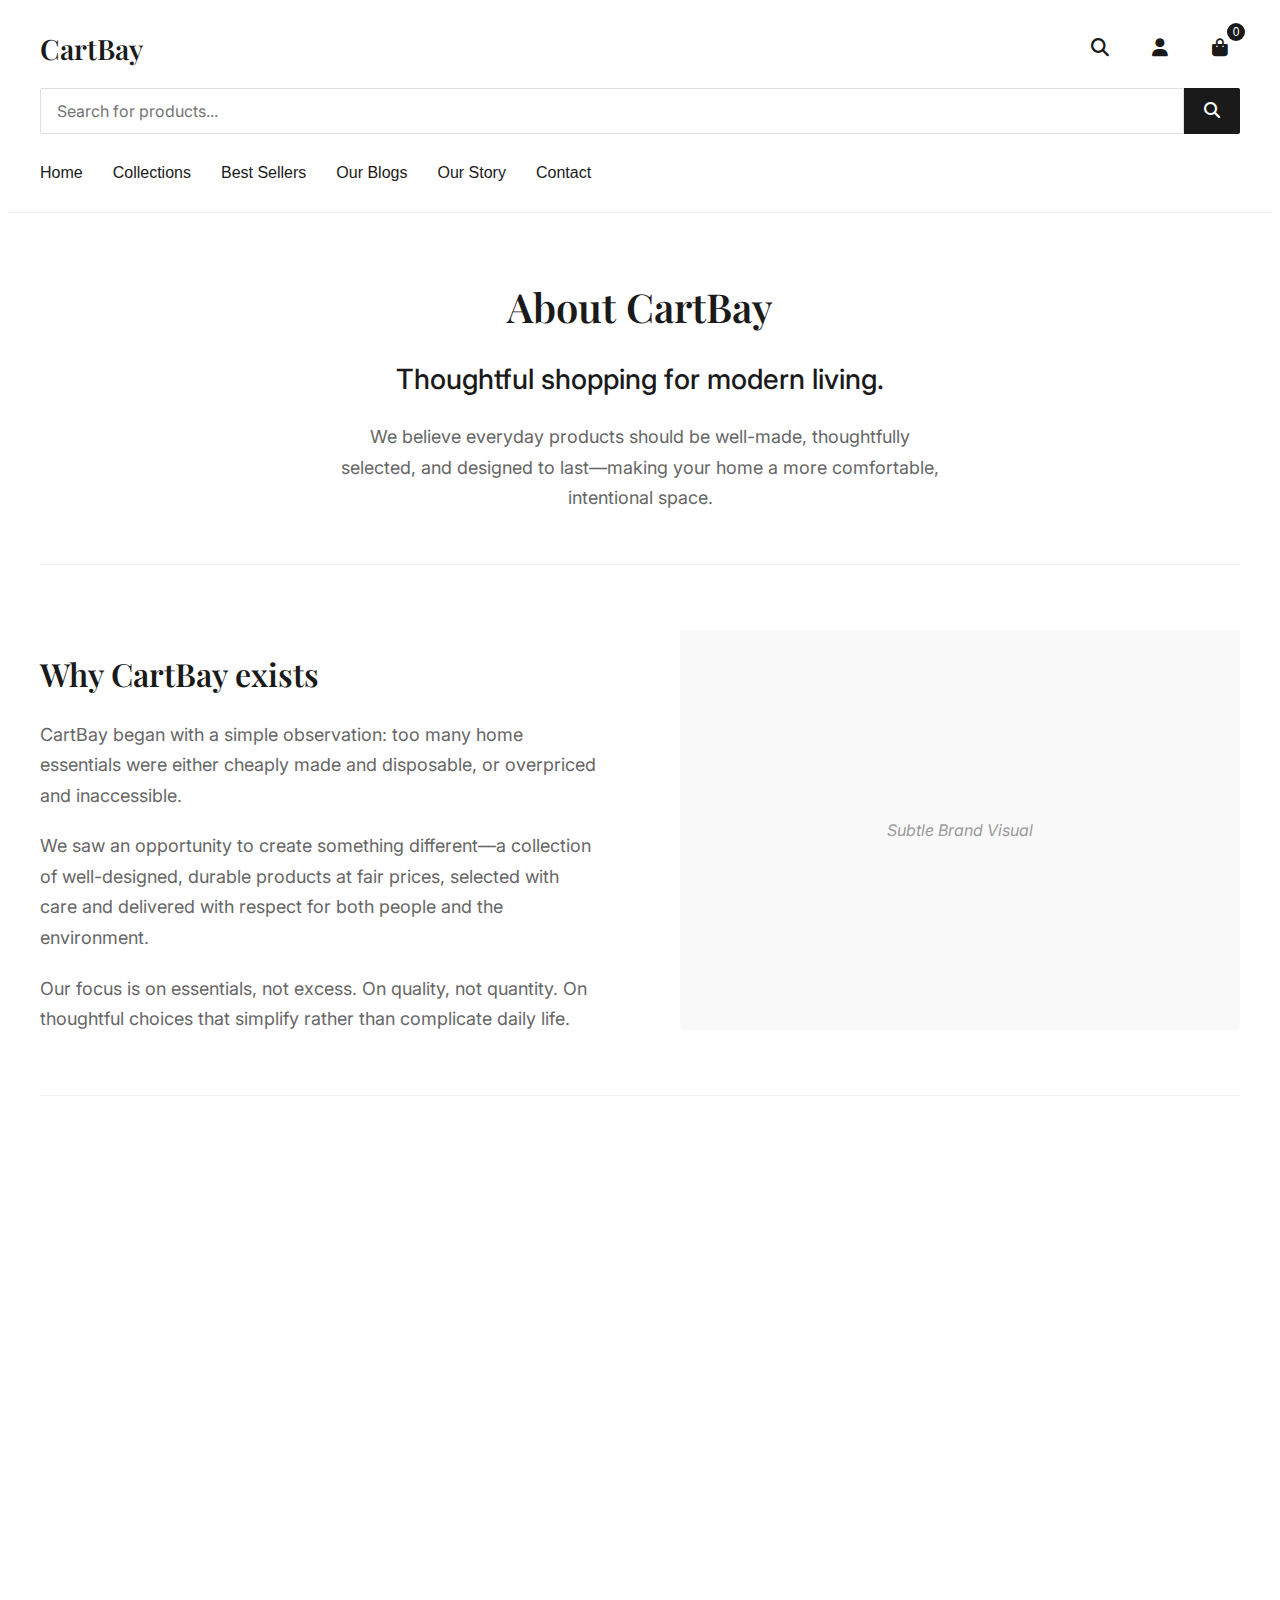
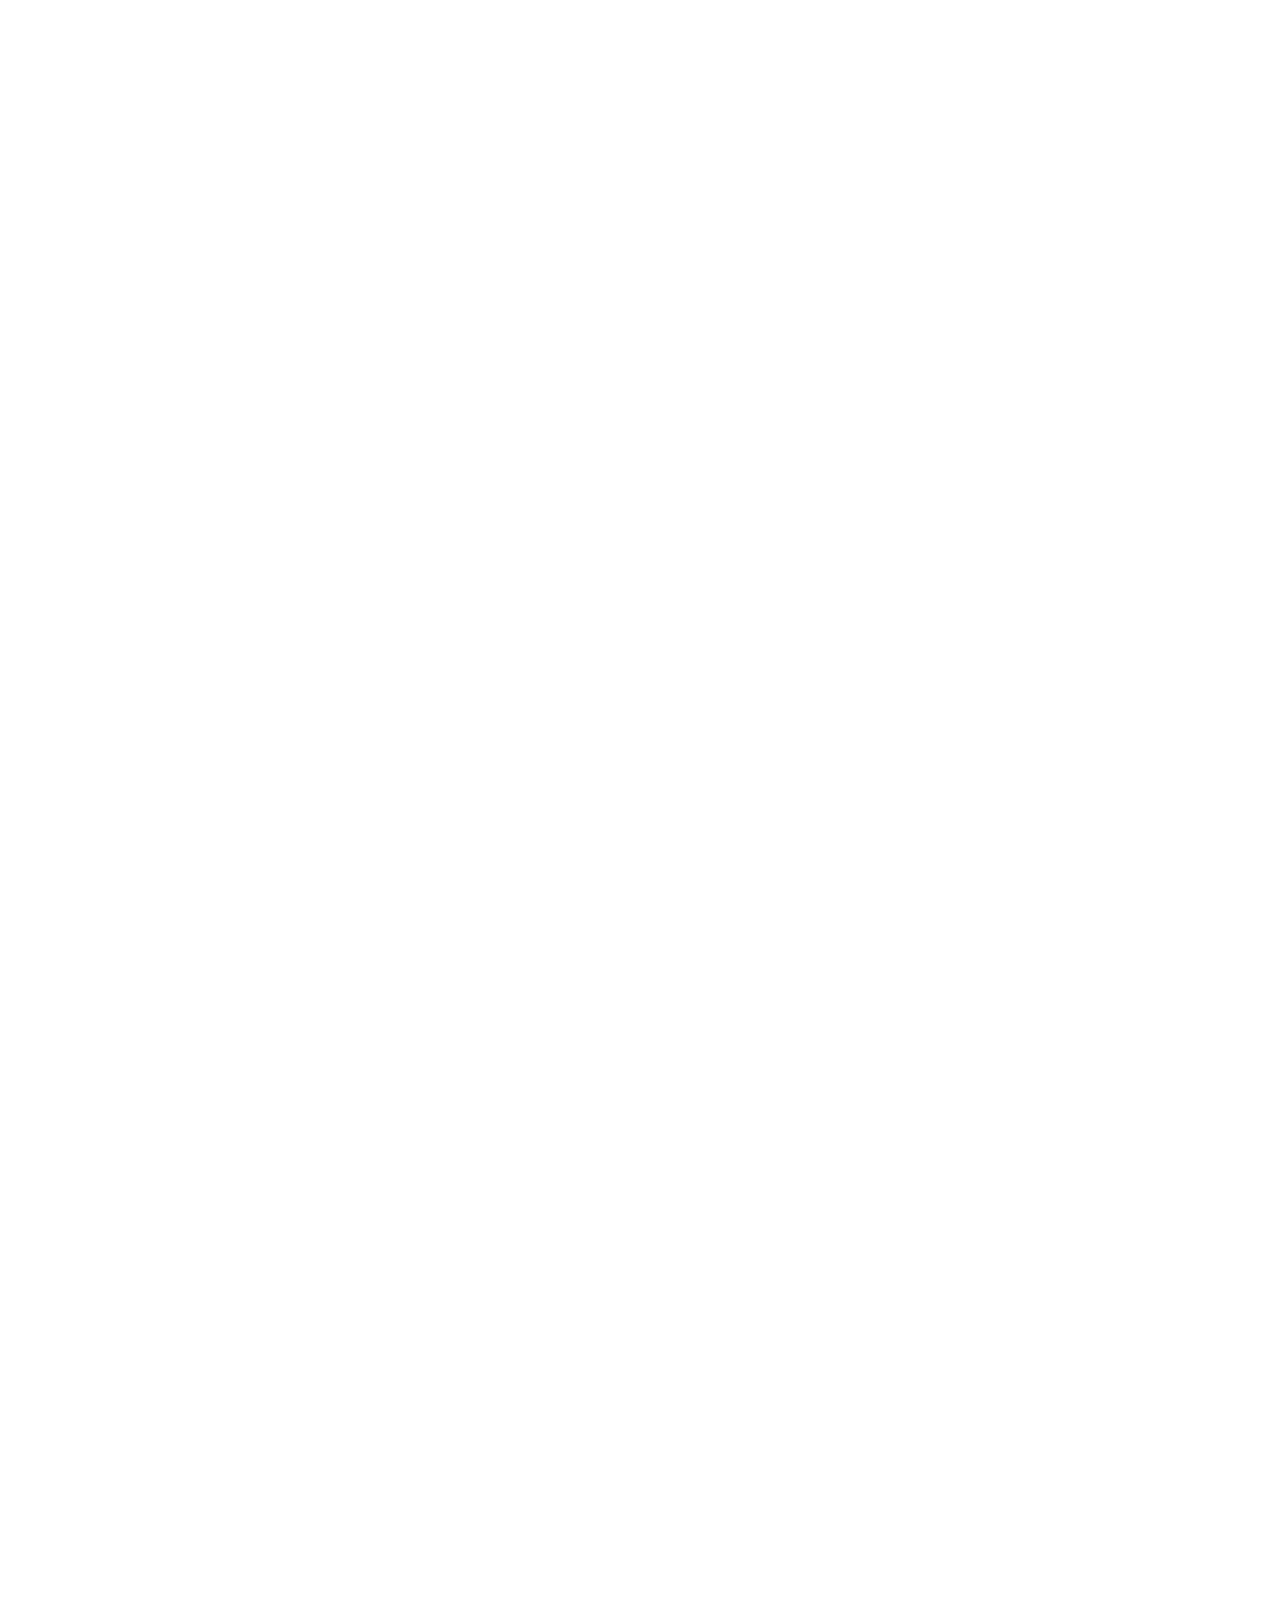
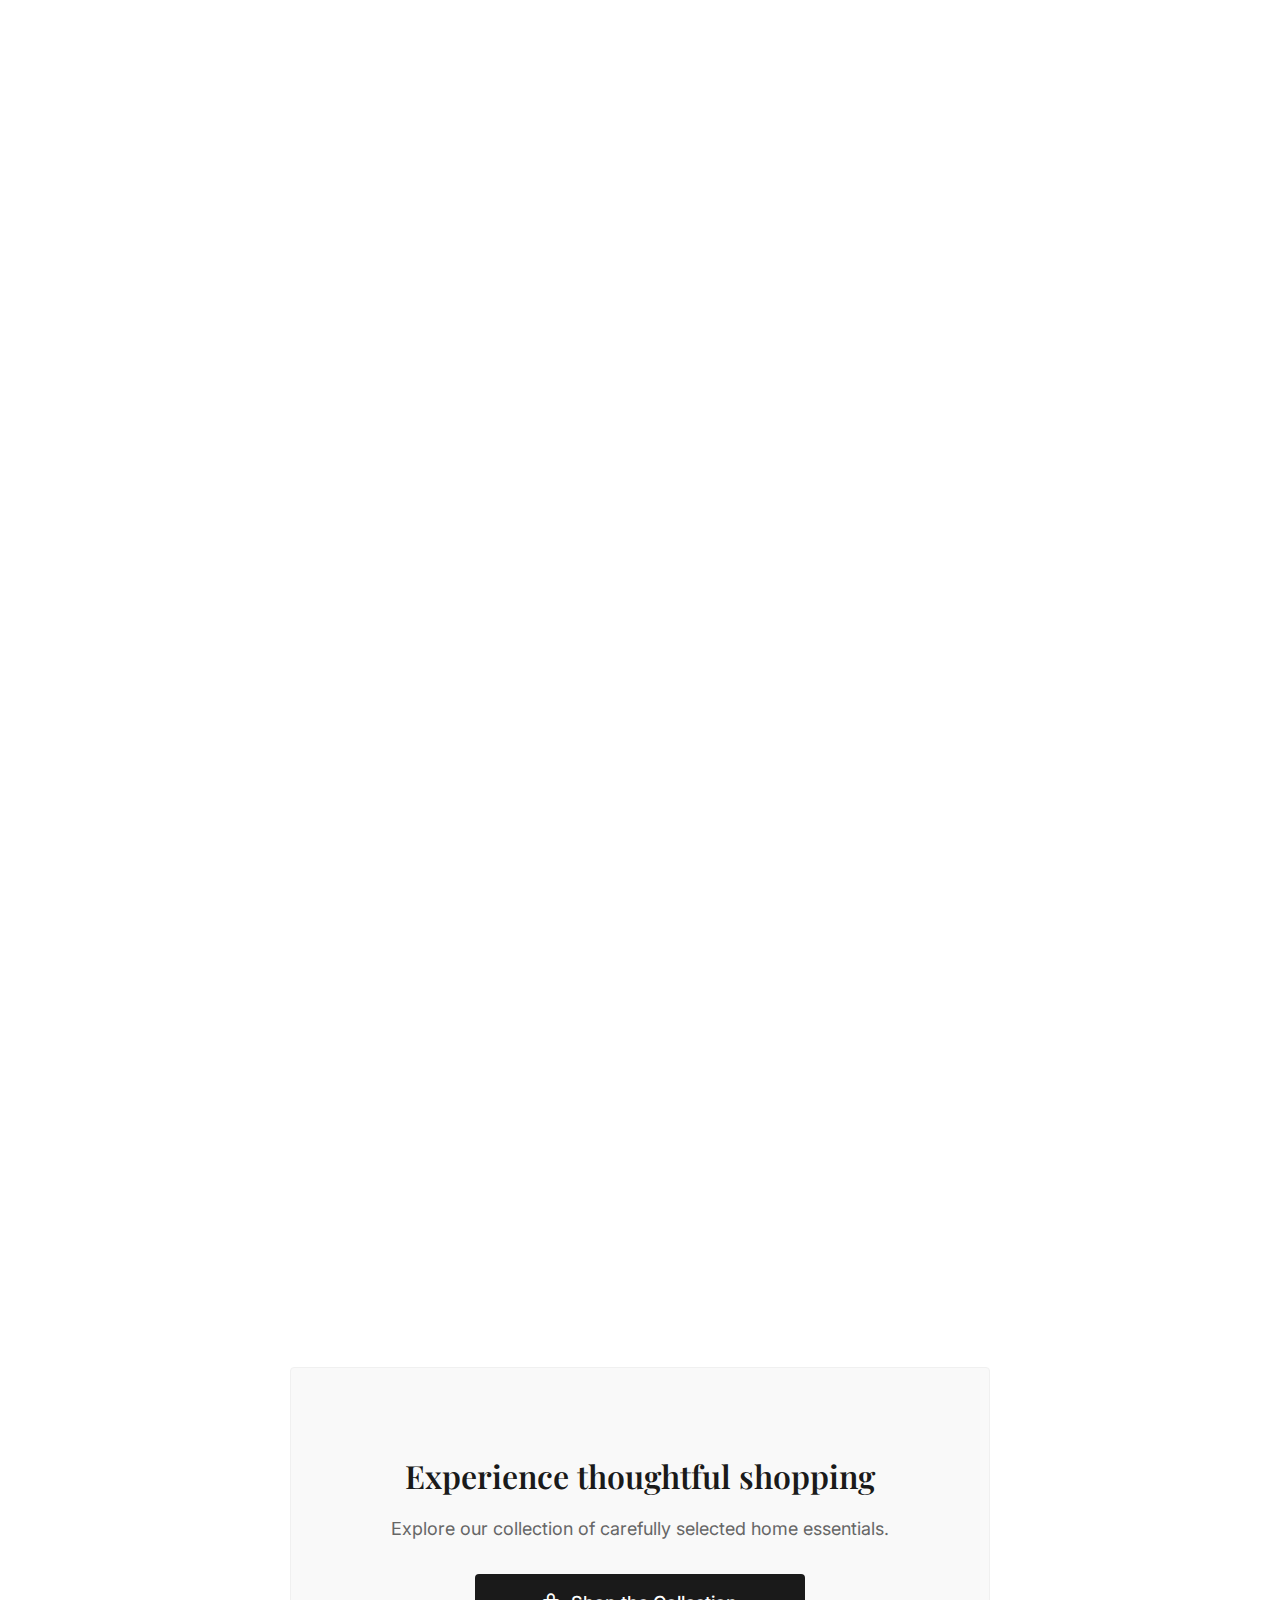
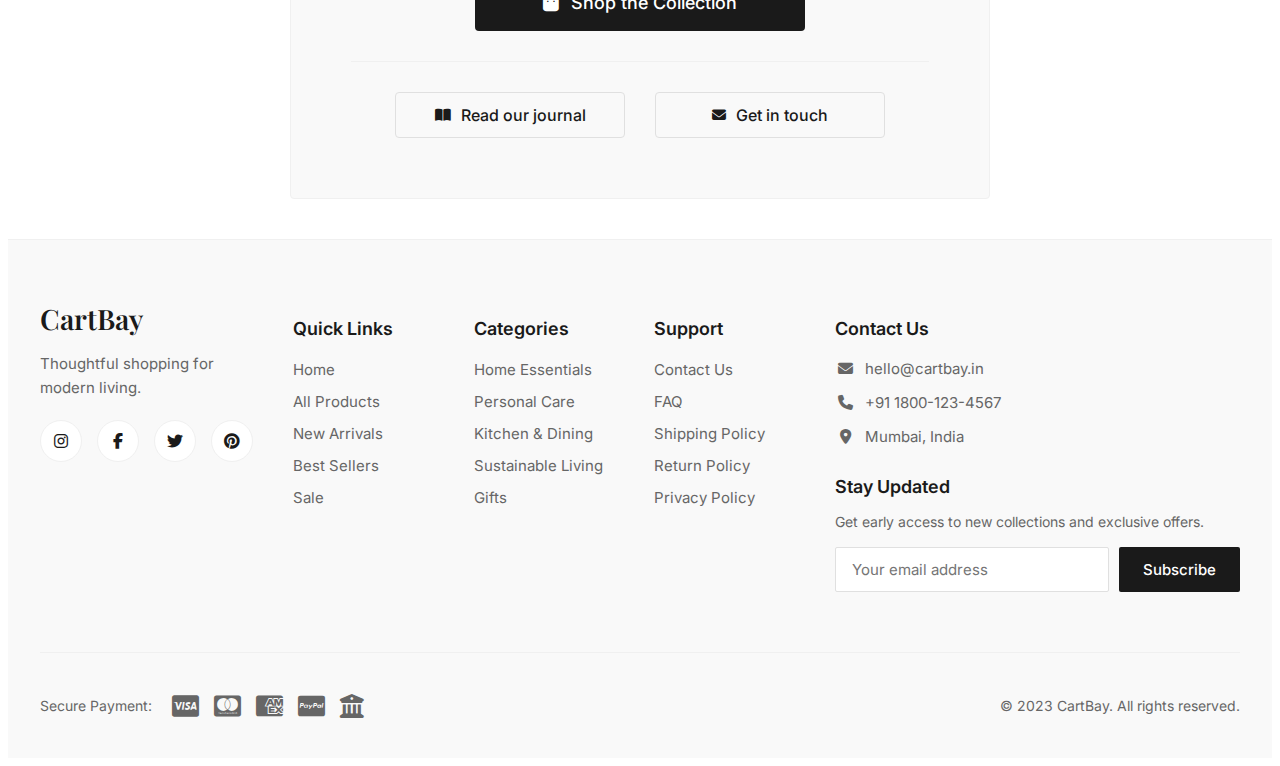
<file: about.html>
<!DOCTYPE html>
<html lang="en">
<head>
    <meta charset="UTF-8">
    <meta name="viewport" content="width=device-width, initial-scale=1.0">
    <title>CartBay - Premium Indian eCommerce</title>
    <link rel="preconnect" href="https://fonts.googleapis.com">
    <link rel="preconnect" href="https://fonts.gstatic.com" crossorigin>
    <link href="https://fonts.googleapis.com/css2?family=Playfair+Display:wght@400;500;600&family=Inter:wght@300;400;500&display=swap" rel="stylesheet">
    <link rel="stylesheet" href="style.css">
    <link rel="stylesheet" href="https://cdnjs.cloudflare.com/ajax/libs/font-awesome/6.4.0/css/all.min.css">
</head>
<body>
    <!-- Main container for WordPress/WooCommerce integration -->
    <div class="cb-homepage-container">
        
        <!-- HEADER SECTION -->
        <header class="cb-header">
            <div class="cb-header__inner">
                <!-- Logo and Mobile Menu Toggle -->
                <div class="cb-header__top">
                    <button class="cb-header__mobile-toggle" id="mobileMenuToggle">
                        <i class="fas fa-bars"></i>
                    </button>
                    
                    <div class="cb-header__logo">
                        <a href="#" class="cb-header__logo-link">
                            <span class="cb-header__logo-text">CartBay</span>
                        </a>
                    </div>
                    
                    <div class="cb-header__right">
                        <div class="cb-header__search">
                            <button class="cb-header__search-toggle" id="searchToggle">
                                <i class="fas fa-search"></i>
                            </button>
                        </div>
                        
                        <div class="cb-header__user">
                            <a href="#" class="cb-header__user-link">
                                <i class="fas fa-user"></i>
                            </a>
                        </div>
                        
                        <div class="cb-header__cart">
                            <a href="cart.html" class="cb-header__cart-link">
                                <i class="fas fa-shopping-bag"></i>
                                <span class="cb-header__cart-count">0</span>
                            </a>
                        </div>
                    </div>
                </div>
                
                <!-- Search Bar (Hidden on Mobile by default) -->
                <div class="cb-header__search-bar" id="searchBar">
                    <form class="cb-header__search-form">
                        <input type="text" class="cb-header__search-input" placeholder="Search for products...">
                        <button type="submit" class="cb-header__search-submit">
                            <i class="fas fa-search"></i>
                        </button>
                    </form>
                    <button class="cb-header__search-close" id="searchClose">
                        <i class="fas fa-times"></i>
                    </button>
                </div>
                
                <!-- Main Navigation -->
                <nav class="cb-header__nav" id="mainNav">
                    <ul class="cb-header__nav-list">
                        <li class="cb-header__nav-item">
                            <a href="index.html" class="cb-header__nav-link">Home</a>
                        </li>
                        <li class="cb-header__nav-item cb-header__nav-item--has-dropdown">
                            <a href="#" class="cb-header__nav-link">Collections</a>
                            <div class="cb-header__dropdown">
                                <a href="#" class="cb-header__dropdown-link">Home Essentials</a>
                                <a href="#" class="cb-header__dropdown-link">Personal Care</a>
                                <a href="#" class="cb-header__dropdown-link">Kitchen & Dining</a>
                                <a href="#" class="cb-header__dropdown-link">Sustainable Living</a>
                            </div>
                        </li>
                        <li class="cb-header__nav-item">
                            <a href="all-products.html" class="cb-header__nav-link">Best Sellers</a>
                        </li>
                        <li class="cb-header__nav-item">
                            <a href="blogs.html" class="cb-header__nav-link">Our Blogs</a>
                        </li>
                        <li class="cb-header__nav-item">
                            <a href="about.html" class="cb-header__nav-link">Our Story</a>
                        </li>
                        <li class="cb-header__nav-item">
                            <a href="contact.html" class="cb-header__nav-link">Contact</a>
                        </li>
                    </ul>
                    
                    <!-- Mobile-only additional links -->
                    <div class="cb-header__mobile-extras">
                        <a href="#" class="cb-header__mobile-link">
                            <i class="fas fa-user"></i>
                            My Account
                        </a>
                        <a href="#" class="cb-header__mobile-link">
                            <i class="fas fa-heart"></i>
                            Wishlist
                        </a>
                        <a href="#" class="cb-header__mobile-link">
                            <i class="fas fa-question-circle"></i>
                            Help Center
                        </a>
                    </div>
                </nav>
            </div>
        </header>

    <!-- About Page Container -->
    <div class="cb-about-container">
        
        <!-- Section 1: About Intro -->
        <section class="cb-about-intro">
            <div class="cb-about-intro__inner">
                <h1 class="cb-about-intro__title">About CartBay</h1>
                <p class="cb-about-intro__statement">Thoughtful shopping for modern living.</p>
                <p class="cb-about-intro__text">We believe everyday products should be well-made, thoughtfully selected, and designed to last—making your home a more comfortable, intentional space.</p>
            </div>
        </section>

        <!-- Section 2: Brand Story -->
        <section class="cb-about-story">
            <div class="cb-about-story__inner">
                <div class="cb-about-story__content">
                    <h2 class="cb-about-story__title">Why CartBay exists</h2>
                    <p class="cb-about-story__text">CartBay began with a simple observation: too many home essentials were either cheaply made and disposable, or overpriced and inaccessible.</p>
                    <p class="cb-about-story__text">We saw an opportunity to create something different—a collection of well-designed, durable products at fair prices, selected with care and delivered with respect for both people and the environment.</p>
                    <p class="cb-about-story__text">Our focus is on essentials, not excess. On quality, not quantity. On thoughtful choices that simplify rather than complicate daily life.</p>
                </div>
                <div class="cb-about-story__visual">
                    <div class="cb-about-story__visual-placeholder">Subtle Brand Visual</div>
                </div>
            </div>
        </section>

        <!-- Section 3: Values & Principles -->
        <section class="cb-about-values">
            <div class="cb-about-values__inner">
                <div class="cb-about-values__header">
                    <h2 class="cb-about-values__title">Our principles</h2>
                    <p class="cb-about-values__subtitle">The standards that guide everything we do</p>
                </div>
                
                <div class="cb-about-values__grid">
                    <!-- Value 1 -->
                    <div class="cb-about-values__item">
                        <div class="cb-about-values__icon">
                            <i class="fas fa-star"></i>
                        </div>
                        <h3 class="cb-about-values__item-title">Quality Over Quantity</h3>
                        <p class="cb-about-values__item-text">We carefully test and select each product, favoring durability and thoughtful design over trends and impulse buys.</p>
                    </div>
                    
                    <!-- Value 2 -->
                    <div class="cb-about-values__item">
                        <div class="cb-about-values__icon">
                            <i class="fas fa-leaf"></i>
                        </div>
                        <h3 class="cb-about-values__item-title">Sustainable Choices</h3>
                        <p class="cb-about-values__item-text">We prioritize materials and processes that minimize environmental impact, without compromising on quality or functionality.</p>
                    </div>
                    
                    <!-- Value 3 -->
                    <div class="cb-about-values__item">
                        <div class="cb-about-values__icon">
                            <i class="fas fa-handshake"></i>
                        </div>
                        <h3 class="cb-about-values__item-title">Transparent Honesty</h3>
                        <p class="cb-about-values__item-text">We're clear about materials, origins, and limitations. No exaggerated claims, just straightforward information.</p>
                    </div>
                    
                    <!-- Value 4 -->
                    <div class="cb-about-values__item">
                        <div class="cb-about-values__icon">
                            <i class="fas fa-heart"></i>
                        </div>
                        <h3 class="cb-about-values__item-title">Customer Respect</h3>
                        <p class="cb-about-values__item-text">We treat every customer interaction with care, from transparent policies to responsive support and fair pricing.</p>
                    </div>
                    
                    <!-- Value 5 -->
                    <div class="cb-about-values__item">
                        <div class="cb-about-values__icon">
                            <i class="fas fa-long-arrow-alt-right"></i>
                        </div>
                        <h3 class="cb-about-values__item-title">Continuous Improvement</h3>
                        <p class="cb-about-values__item-text">We listen, learn, and refine our collection and processes based on real feedback and evolving needs.</p>
                    </div>
                </div>
            </div>
        </section>

        <!-- Section 4: What Makes CartBay Different -->
        <section class="cb-about-difference">
            <div class="cb-about-difference__inner">
                <div class="cb-about-difference__header">
                    <h2 class="cb-about-difference__title">What sets CartBay apart</h2>
                    <p class="cb-about-difference__subtitle">Our approach to everyday shopping</p>
                </div>
                
                <div class="cb-about-difference__grid">
                    <!-- Difference 1 -->
                    <div class="cb-about-difference__item">
                        <h3 class="cb-about-difference__item-title">Carefully curated, not overwhelming</h3>
                        <p class="cb-about-difference__item-text">We offer a thoughtfully selected collection, not endless options. This means less decision fatigue and more confidence in your choices.</p>
                    </div>
                    
                    <!-- Difference 2 -->
                    <div class="cb-about-difference__item">
                        <h3 class="cb-about-difference__item-title">Quality that lasts, not trends that fade</h3>
                        <p class="cb-about-difference__item-text">We focus on timeless design and durable construction, so products remain useful and appealing for years, not just seasons.</p>
                    </div>
                    
                    <!-- Difference 3 -->
                    <div class="cb-about-difference__item">
                        <h3 class="cb-about-difference__item-title">Transparent pricing, not hidden costs</h3>
                        <p class="cb-about-difference__item-text">Our prices include shipping for orders above ₹999, and we're clear about any additional costs upfront. No surprises at checkout.</p>
                    </div>
                    
                    <!-- Difference 4 -->
                    <div class="cb-about-difference__item">
                        <h3 class="cb-about-difference__item-title">Real support, not automated responses</h3>
                        <p class="cb-about-difference__item-text">Our support team responds personally to every inquiry. We believe in human conversations, not chatbot loops.</p>
                    </div>
                </div>
            </div>
        </section>

        <!-- Section 5: Process & Reliability -->
        <section class="cb-about-process">
            <div class="cb-about-process__inner">
                <div class="cb-about-process__header">
                    <h2 class="cb-about-process__title">How we work</h2>
                    <p class="cb-about-process__subtitle">Our approach to reliability and quality</p>
                </div>
                
                <div class="cb-about-process__steps">
                    <!-- Step 1 -->
                    <div class="cb-about-process__step">
                        <div class="cb-about-process__step-number">01</div>
                        <div class="cb-about-process__step-content">
                            <h3 class="cb-about-process__step-title">Product Selection</h3>
                            <p class="cb-about-process__step-text">Each product undergoes practical testing and material verification before being added to our collection. We evaluate durability, functionality, and design relevance.</p>
                        </div>
                    </div>
                    
                    <!-- Step 2 -->
                    <div class="cb-about-process__step">
                        <div class="cb-about-process__step-number">02</div>
                        <div class="cb-about-process__step-content">
                            <h3 class="cb-about-process__step-title">Order Handling</h3>
                            <p class="cb-about-process__step-text">Orders are processed within 24 hours and packed with care. We use minimal, recyclable packaging and provide clear tracking information.</p>
                        </div>
                    </div>
                    
                    <!-- Step 3 -->
                    <div class="cb-about-process__step">
                        <div class="cb-about-process__step-number">03</div>
                        <div class="cb-about-process__step-content">
                            <h3 class="cb-about-process__step-title">Quality Assurance</h3>
                            <p class="cb-about-process__step-text">We maintain regular quality checks with our partners and continuously gather customer feedback to ensure consistency and identify improvements.</p>
                        </div>
                    </div>
                    
                    <!-- Step 4 -->
                    <div class="cb-about-process__step">
                        <div class="cb-about-process__step-number">04</div>
                        <div class="cb-about-process__step-content">
                            <h3 class="cb-about-process__step-title">Customer Support</h3>
                            <p class="cb-about-process__step-text">Our support team addresses inquiries personally, with clear policies for returns, exchanges, and resolutions. We aim for responses within 24 hours.</p>
                        </div>
                    </div>
                </div>
            </div>
        </section>

        <!-- Section 6: Trust Reinforcement -->
        <section class="cb-about-trust">
            <div class="cb-about-trust__inner">
                <div class="cb-about-trust__content">
                    <h2 class="cb-about-trust__title">Our commitment to you</h2>
                    
                    <div class="cb-about-trust__statements">
                        <div class="cb-about-trust__statement">
                            <div class="cb-about-trust__icon">
                                <i class="fas fa-user-shield"></i>
                            </div>
                            <div class="cb-about-trust__statement-content">
                                <h3 class="cb-about-trust__statement-title">Customer-first always</h3>
                                <p class="cb-about-trust__statement-text">Every decision is evaluated through the lens of customer benefit, not just business convenience.</p>
                            </div>
                        </div>
                        
                        <div class="cb-about-trust__statement">
                            <div class="cb-about-trust__icon">
                                <i class="fas fa-lock"></i>
                            </div>
                            <div class="cb-about-trust__statement-content">
                                <h3 class="cb-about-trust__statement-title">Privacy respected</h3>
                                <p class="cb-about-trust__statement-text">Your information is protected with industry-standard security and never shared without consent.</p>
                            </div>
                        </div>
                        
                        <div class="cb-about-trust__statement">
                            <div class="cb-about-trust__icon">
                                <i class="fas fa-seedling"></i>
                            </div>
                            <div class="cb-about-trust__statement-content">
                                <h3 class="cb-about-trust__statement-title">Long-term thinking</h3>
                                <p class="cb-about-trust__statement-text">We're building CartBay to last, prioritizing sustainable practices and enduring relationships over short-term gains.</p>
                            </div>
                        </div>
                    </div>
                </div>
            </div>
        </section>

        <!-- Section 7: Soft CTA -->
        <section class="cb-about-cta">
            <div class="cb-about-cta__inner">
                <div class="cb-about-cta__content">
                    <h2 class="cb-about-cta__title">Experience thoughtful shopping</h2>
                    <p class="cb-about-cta__text">Explore our collection of carefully selected home essentials.</p>
                    <a href="#" class="cb-about-cta__button">
                        <i class="fas fa-shopping-bag"></i>
                        Shop the Collection
                    </a>
                    <div class="cb-about-cta__links">
                        <a href="#" class="cb-about-cta__link">
                            <i class="fas fa-book-open"></i>
                            Read our journal
                        </a>
                        <a href="#" class="cb-about-cta__link">
                            <i class="fas fa-envelope"></i>
                            Get in touch
                        </a>
                    </div>
                </div>
            </div>
        </section>

    </div>


            <!-- FOOTER SECTION -->
        <footer class="cb-footer">
            <div class="cb-footer__inner">
                <!-- Main Footer Content -->
                <div class="cb-footer__main">
                    <!-- Brand Column -->
                    <div class="cb-footer__brand">
                        <div class="cb-footer__logo">
                            <a href="#" class="cb-footer__logo-link">
                                <span class="cb-footer__logo-text">CartBay</span>
                            </a>
                        </div>
                        <p class="cb-footer__tagline">Thoughtful shopping for modern living.</p>
                        <div class="cb-footer__social">
                            <a href="#" class="cb-footer__social-link">
                                <i class="fab fa-instagram"></i>
                            </a>
                            <a href="#" class="cb-footer__social-link">
                                <i class="fab fa-facebook-f"></i>
                            </a>
                            <a href="#" class="cb-footer__social-link">
                                <i class="fab fa-twitter"></i>
                            </a>
                            <a href="#" class="cb-footer__social-link">
                                <i class="fab fa-pinterest"></i>
                            </a>
                        </div>
                    </div>
                    
                    <!-- Quick Links -->
                    <div class="cb-footer__links">
                        <h3 class="cb-footer__links-title">Quick Links</h3>
                        <ul class="cb-footer__links-list">
                            <li class="cb-footer__links-item">
                                <a href="#" class="cb-footer__links-link">Home</a>
                            </li>
                            <li class="cb-footer__links-item">
                                <a href="#" class="cb-footer__links-link">All Products</a>
                            </li>
                            <li class="cb-footer__links-item">
                                <a href="#" class="cb-footer__links-link">New Arrivals</a>
                            </li>
                            <li class="cb-footer__links-item">
                                <a href="#" class="cb-footer__links-link">Best Sellers</a>
                            </li>
                            <li class="cb-footer__links-item">
                                <a href="#" class="cb-footer__links-link">Sale</a>
                            </li>
                        </ul>
                    </div>
                    
                    <!-- Categories -->
                    <div class="cb-footer__links">
                        <h3 class="cb-footer__links-title">Categories</h3>
                        <ul class="cb-footer__links-list">
                            <li class="cb-footer__links-item">
                                <a href="#" class="cb-footer__links-link">Home Essentials</a>
                            </li>
                            <li class="cb-footer__links-item">
                                <a href="#" class="cb-footer__links-link">Personal Care</a>
                            </li>
                            <li class="cb-footer__links-item">
                                <a href="#" class="cb-footer__links-link">Kitchen & Dining</a>
                            </li>
                            <li class="cb-footer__links-item">
                                <a href="#" class="cb-footer__links-link">Sustainable Living</a>
                            </li>
                            <li class="cb-footer__links-item">
                                <a href="#" class="cb-footer__links-link">Gifts</a>
                            </li>
                        </ul>
                    </div>
                    
                    <!-- Support -->
                    <div class="cb-footer__links">
                        <h3 class="cb-footer__links-title">Support</h3>
                        <ul class="cb-footer__links-list">
                            <li class="cb-footer__links-item">
                                <a href="#" class="cb-footer__links-link">Contact Us</a>
                            </li>
                            <li class="cb-footer__links-item">
                                <a href="#" class="cb-footer__links-link">FAQ</a>
                            </li>
                            <li class="cb-footer__links-item">
                                <a href="#" class="cb-footer__links-link">Shipping Policy</a>
                            </li>
                            <li class="cb-footer__links-item">
                                <a href="#" class="cb-footer__links-link">Return Policy</a>
                            </li>
                            <li class="cb-footer__links-item">
                                <a href="#" class="cb-footer__links-link">Privacy Policy</a>
                            </li>
                        </ul>
                    </div>
                    
                    <!-- Contact Info -->
                    <div class="cb-footer__contact">
                        <h3 class="cb-footer__contact-title">Contact Us</h3>
                        <div class="cb-footer__contact-info">
                            <div class="cb-footer__contact-item">
                                <i class="fas fa-envelope"></i>
                                <span>hello@cartbay.in</span>
                            </div>
                            <div class="cb-footer__contact-item">
                                <i class="fas fa-phone"></i>
                                <span>+91 1800-123-4567</span>
                            </div>
                            <div class="cb-footer__contact-item">
                                <i class="fas fa-map-marker-alt"></i>
                                <span>Mumbai, India</span>
                            </div>
                        </div>
                        
                        <!-- Newsletter Signup -->
                        <div class="cb-footer__newsletter">
                            <h4 class="cb-footer__newsletter-title">Stay Updated</h4>
                            <p class="cb-footer__newsletter-text">Get early access to new collections and exclusive offers.</p>
                            <form class="cb-footer__newsletter-form">
                                <input type="email" class="cb-footer__newsletter-input" placeholder="Your email address">
                                <button type="submit" class="cb-footer__newsletter-submit">Subscribe</button>
                            </form>
                        </div>
                    </div>
                </div>
                
                <!-- Footer Bottom -->
                <div class="cb-footer__bottom">
                    <div class="cb-footer__payment">
                        <span class="cb-footer__payment-text">Secure Payment:</span>
                        <div class="cb-footer__payment-icons">
                            <i class="fab fa-cc-visa"></i>
                            <i class="fab fa-cc-mastercard"></i>
                            <i class="fab fa-cc-amex"></i>
                            <i class="fab fa-cc-paypal"></i>
                            <i class="fas fa-university"></i>
                        </div>
                    </div>
                    
                    <div class="cb-footer__copyright">
                        <p>&copy; 2023 CartBay. All rights reserved.</p>
                    </div>
                </div>
            </div>
        </footer>


    <!-- JavaScript for subtle interactions -->
     <script src="script.js"></script>
    <!-- <script>
        document.addEventListener('DOMContentLoaded', function() {
            // Value item hover effects
            const valueItems = document.querySelectorAll('.cb-about-values__item');
            valueItems.forEach(item => {
                item.addEventListener('mouseenter', function() {
                    this.style.transform = 'translateY(-5px)';
                });
                
                item.addEventListener('mouseleave', function() {
                    this.style.transform = 'translateY(0)';
                });
            });
            
            // Process step hover effects
            const processSteps = document.querySelectorAll('.cb-about-process__step');
            processSteps.forEach(step => {
                step.addEventListener('mouseenter', function() {
                    this.style.transform = 'translateY(-3px)';
                });
                
                step.addEventListener('mouseleave', function() {
                    this.style.transform = 'translateY(0)';
                });
            });
            
            // Difference item hover effects
            const differenceItems = document.querySelectorAll('.cb-about-difference__item');
            differenceItems.forEach(item => {
                item.addEventListener('mouseenter', function() {
                    this.style.transform = 'translateY(-3px)';
                });
                
                item.addEventListener('mouseleave', function() {
                    this.style.transform = 'translateY(0)';
                });
            });
            
            // CTA button hover effect
            const ctaButton = document.querySelector('.cb-about-cta__button');
            if (ctaButton) {
                ctaButton.addEventListener('mouseenter', function() {
                    this.style.transform = 'translateY(-2px)';
                });
                
                ctaButton.addEventListener('mouseleave', function() {
                    this.style.transform = 'translateY(0)';
                });
            }
            
            // CTA link hover effects
            const ctaLinks = document.querySelectorAll('.cb-about-cta__link');
            ctaLinks.forEach(link => {
                link.addEventListener('mouseenter', function() {
                    this.style.transform = 'translateY(-2px)';
                });
                
                link.addEventListener('mouseleave', function() {
                    this.style.transform = 'translateY(0)';
                });
            });
            
            // Trust statement hover effects
            const trustStatements = document.querySelectorAll('.cb-about-trust__statement');
            trustStatements.forEach(statement => {
                statement.addEventListener('mouseenter', function() {
                    this.style.transform = 'translateY(-3px)';
                });
                
                statement.addEventListener('mouseleave', function() {
                    this.style.transform = 'translateY(0)';
                });
            });
            
            // Add subtle animation on scroll (optional, can be removed)
            const observerOptions = {
                root: null,
                rootMargin: '0px',
                threshold: 0.1
            };
            
            const observer = new IntersectionObserver((entries) => {
                entries.forEach(entry => {
                    if (entry.isIntersecting) {
                        entry.target.style.opacity = '1';
                        entry.target.style.transform = 'translateY(0)';
                    }
                });
            }, observerOptions);
            
            // Apply to sections for subtle entrance
            const sections = document.querySelectorAll('.cb-about-story, .cb-about-values, .cb-about-difference, .cb-about-process, .cb-about-trust');
            sections.forEach(section => {
                section.style.opacity = '0';
                section.style.transform = 'translateY(20px)';
                section.style.transition = 'opacity 0.6s ease, transform 0.6s ease';
                observer.observe(section);
            });
        });
    </script> -->
</body>
</html>
</file>
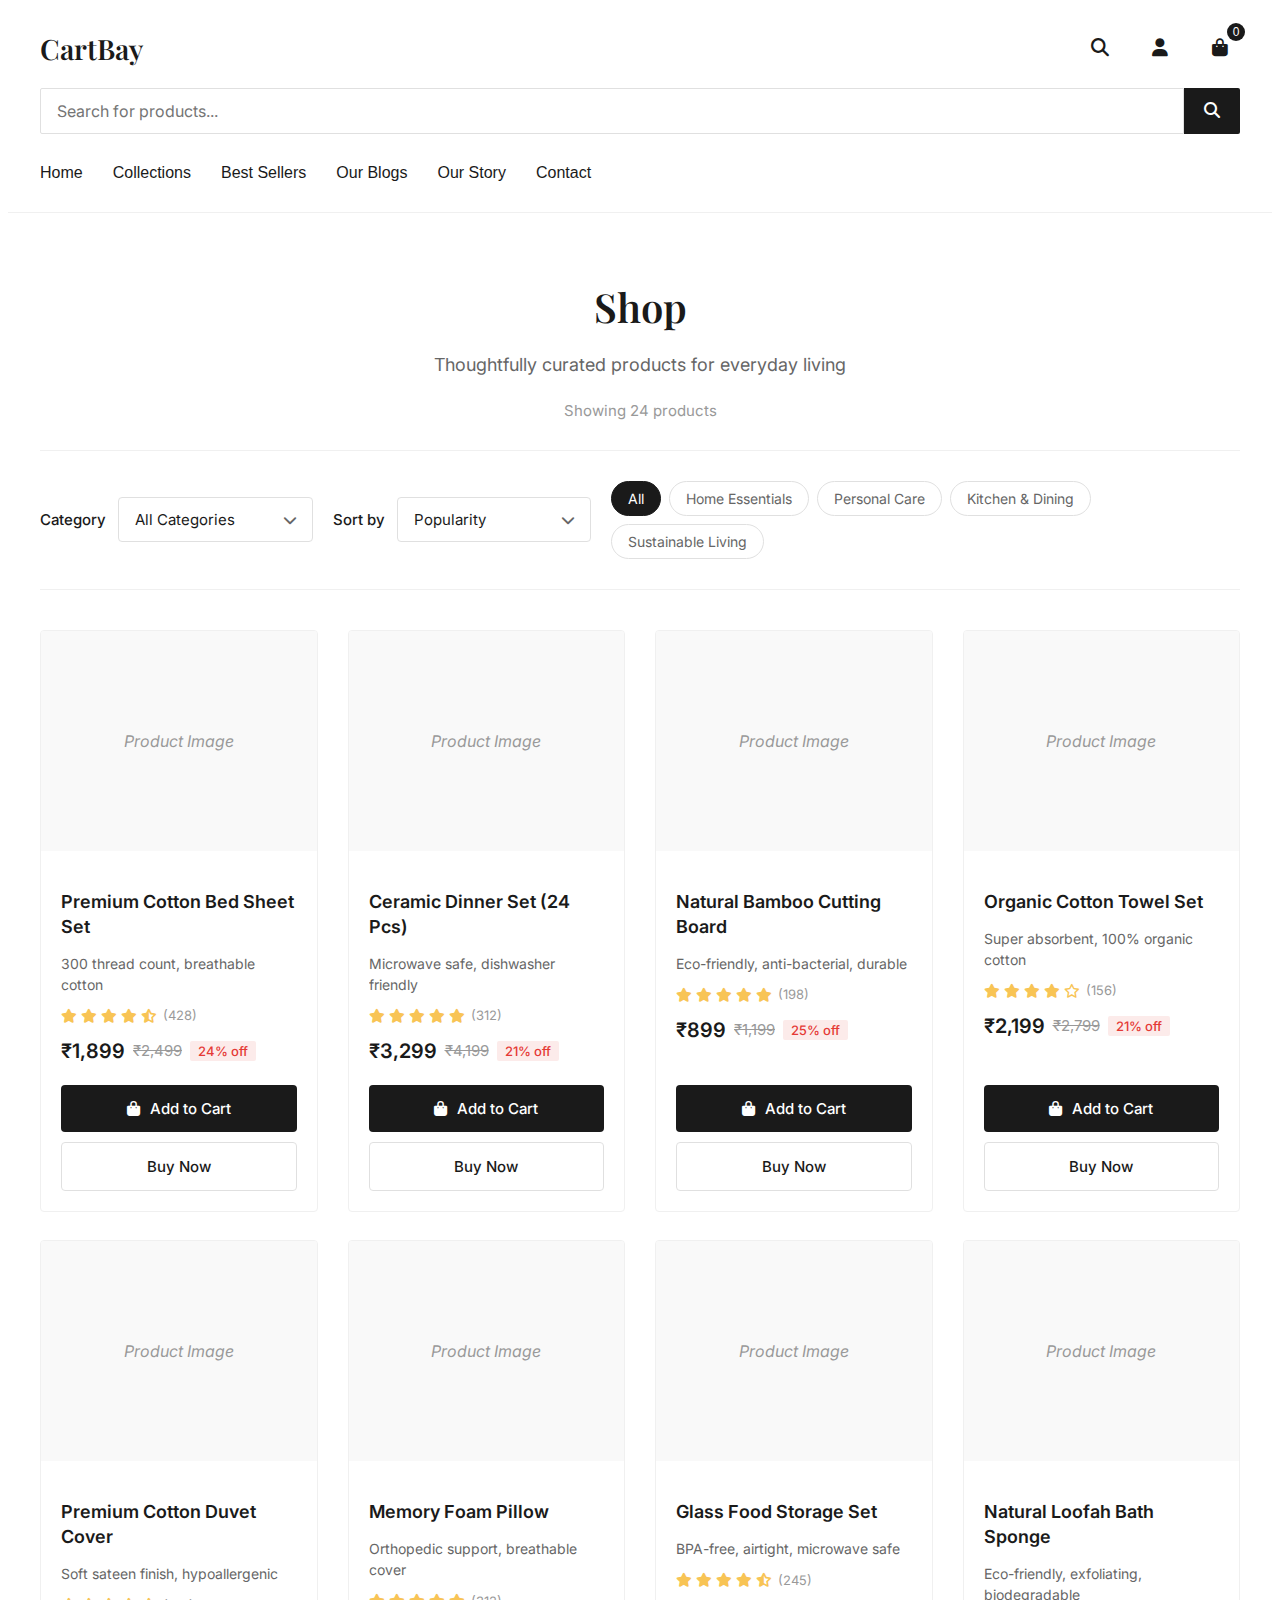
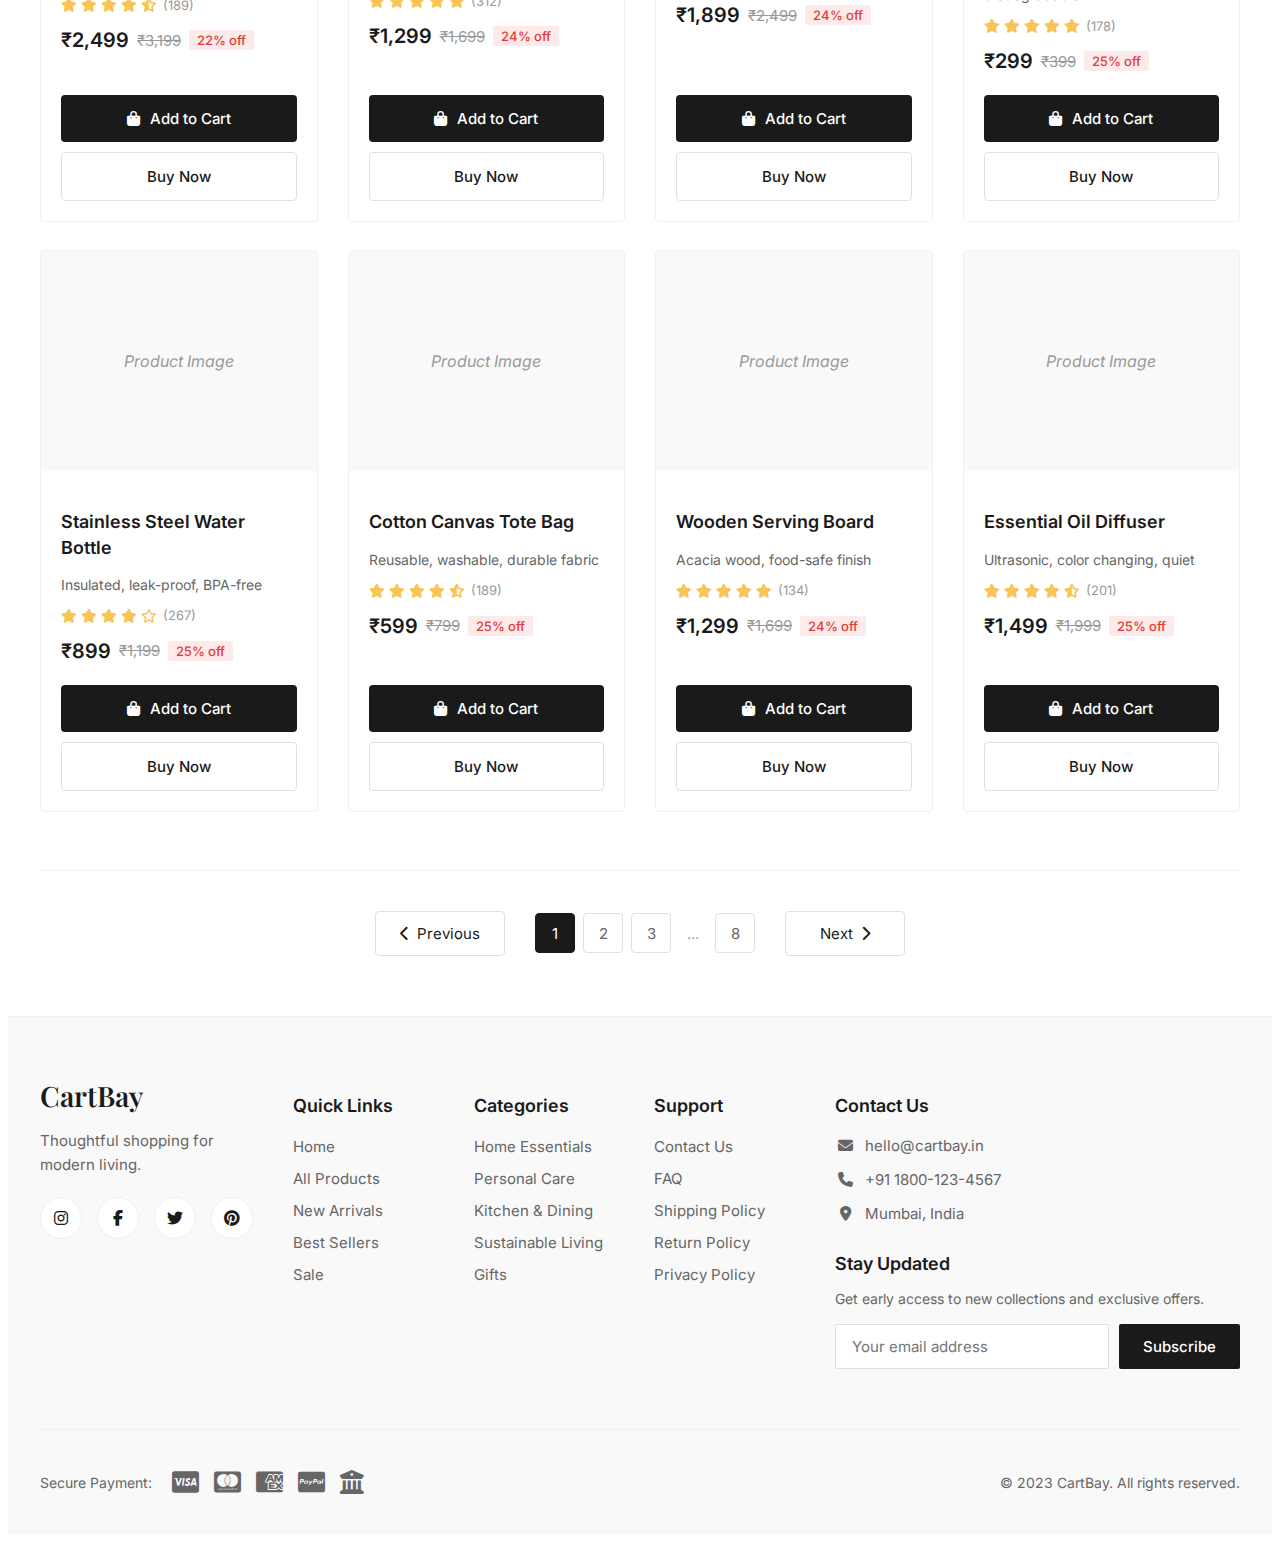
<file: all-products.html>
<!DOCTYPE html>
<html lang="en">
<head>
    <meta charset="UTF-8">
    <meta name="viewport" content="width=device-width, initial-scale=1.0">
    <title>CartBay - Premium Indian eCommerce</title>
    <link rel="preconnect" href="https://fonts.googleapis.com">
    <link rel="preconnect" href="https://fonts.gstatic.com" crossorigin>
    <link href="https://fonts.googleapis.com/css2?family=Playfair+Display:wght@400;500;600&family=Inter:wght@300;400;500&display=swap" rel="stylesheet">
    <link rel="stylesheet" href="style.css">
    <link rel="stylesheet" href="https://cdnjs.cloudflare.com/ajax/libs/font-awesome/6.4.0/css/all.min.css">
</head>
<body>
    <!-- Main container for WordPress/WooCommerce integration -->
    <div class="cb-homepage-container">
        
        <!-- HEADER SECTION -->
        <header class="cb-header">
            <div class="cb-header__inner">
                <!-- Logo and Mobile Menu Toggle -->
                <div class="cb-header__top">
                    <button class="cb-header__mobile-toggle" id="mobileMenuToggle">
                        <i class="fas fa-bars"></i>
                    </button>
                    
                    <div class="cb-header__logo">
                        <a href="#" class="cb-header__logo-link">
                            <span class="cb-header__logo-text">CartBay</span>
                        </a>
                    </div>
                    
                    <div class="cb-header__right">
                        <div class="cb-header__search">
                            <button class="cb-header__search-toggle" id="searchToggle">
                                <i class="fas fa-search"></i>
                            </button>
                        </div>
                        
                        <div class="cb-header__user">
                            <a href="#" class="cb-header__user-link">
                                <i class="fas fa-user"></i>
                            </a>
                        </div>
                        
                        <div class="cb-header__cart">
                            <a href="cart.html" class="cb-header__cart-link">
                                <i class="fas fa-shopping-bag"></i>
                                <span class="cb-header__cart-count">0</span>
                            </a>
                        </div>
                    </div>
                </div>
                
                <!-- Search Bar (Hidden on Mobile by default) -->
                <div class="cb-header__search-bar" id="searchBar">
                    <form class="cb-header__search-form">
                        <input type="text" class="cb-header__search-input" placeholder="Search for products...">
                        <button type="submit" class="cb-header__search-submit">
                            <i class="fas fa-search"></i>
                        </button>
                    </form>
                    <button class="cb-header__search-close" id="searchClose">
                        <i class="fas fa-times"></i>
                    </button>
                </div>
                
                <!-- Main Navigation -->
                <nav class="cb-header__nav" id="mainNav">
                    <ul class="cb-header__nav-list">
                        <li class="cb-header__nav-item">
                            <a href="index.html" class="cb-header__nav-link">Home</a>
                        </li>
                        <li class="cb-header__nav-item cb-header__nav-item--has-dropdown">
                            <a href="#" class="cb-header__nav-link">Collections</a>
                            <div class="cb-header__dropdown">
                                <a href="#" class="cb-header__dropdown-link">Home Essentials</a>
                                <a href="#" class="cb-header__dropdown-link">Personal Care</a>
                                <a href="#" class="cb-header__dropdown-link">Kitchen & Dining</a>
                                <a href="#" class="cb-header__dropdown-link">Sustainable Living</a>
                            </div>
                        </li>
                        <li class="cb-header__nav-item">
                            <a href="all-products.html" class="cb-header__nav-link">Best Sellers</a>
                        </li>
                        <li class="cb-header__nav-item">
                            <a href="blogs.html" class="cb-header__nav-link">Our Blogs</a>
                        </li>
                        <li class="cb-header__nav-item">
                            <a href="about.html" class="cb-header__nav-link">Our Story</a>
                        </li>
                        <li class="cb-header__nav-item">
                            <a href="contact.html" class="cb-header__nav-link">Contact</a>
                        </li>
                    </ul>
                    
                    <!-- Mobile-only additional links -->
                    <div class="cb-header__mobile-extras">
                        <a href="#" class="cb-header__mobile-link">
                            <i class="fas fa-user"></i>
                            My Account
                        </a>
                        <a href="#" class="cb-header__mobile-link">
                            <i class="fas fa-heart"></i>
                            Wishlist
                        </a>
                        <a href="#" class="cb-header__mobile-link">
                            <i class="fas fa-question-circle"></i>
                            Help Center
                        </a>
                    </div>
                </nav>
            </div>
        </header>






    <!-- Shop Page Container -->
    <div class="cb-shop-container">
        
        <!-- Section 1: Shop Intro -->
        <section class="cb-shop-intro">
            <div class="cb-shop-intro__inner">
                <h1 class="cb-shop-intro__title">Shop</h1>
                <p class="cb-shop-intro__subtitle">Thoughtfully curated products for everyday living</p>
                <div class="cb-shop-intro__meta">
                    <span class="cb-shop-intro__count">Showing 24 products</span>
                </div>
            </div>
        </section>

        <!-- Section 2: Filter & Sort Bar -->
        <section class="cb-shop-controls">
            <div class="cb-shop-controls__inner">
                <!-- Category Filter -->
                <div class="cb-shop-controls__group">
                    <label for="cb-shop-category" class="cb-shop-controls__label">Category</label>
                    <div class="cb-shop-controls__select-wrapper">
                        <select id="cb-shop-category" class="cb-shop-controls__select">
                            <option value="all">All Categories</option>
                            <option value="home-essentials">Home Essentials</option>
                            <option value="personal-care">Personal Care</option>
                            <option value="kitchen-dining">Kitchen & Dining</option>
                            <option value="sustainable-living">Sustainable Living</option>
                            <option value="bed-bath">Bed & Bath</option>
                        </select>
                        <i class="fas fa-chevron-down cb-shop-controls__select-icon"></i>
                    </div>
                </div>
                
                <!-- Sort Option -->
                <div class="cb-shop-controls__group">
                    <label for="cb-shop-sort" class="cb-shop-controls__label">Sort by</label>
                    <div class="cb-shop-controls__select-wrapper">
                        <select id="cb-shop-sort" class="cb-shop-controls__select">
                            <option value="popularity">Popularity</option>
                            <option value="newest">Newest First</option>
                            <option value="price-low">Price: Low to High</option>
                            <option value="price-high">Price: High to Low</option>
                        </select>
                        <i class="fas fa-chevron-down cb-shop-controls__select-icon"></i>
                    </div>
                </div>
                
                <!-- Category Pills (Alternative Filter Method) -->
                <div class="cb-shop-controls__pills">
                    <button class="cb-shop-controls__pill cb-shop-controls__pill--active">All</button>
                    <button class="cb-shop-controls__pill">Home Essentials</button>
                    <button class="cb-shop-controls__pill">Personal Care</button>
                    <button class="cb-shop-controls__pill">Kitchen & Dining</button>
                    <button class="cb-shop-controls__pill">Sustainable Living</button>
                </div>
            </div>
        </section>

        <!-- Section 3: Product Grid -->
        <section class="cb-shop-grid">
            <div class="cb-shop-grid__inner">
                <!-- Product Card 1 -->
                <div class="cb-product-card">
                    <a href="#" class="cb-product-card__link">
                        <div class="cb-product-card__image">
                            <div class="cb-product-card__image-placeholder">Product Image</div>
                        </div>
                        <div class="cb-product-card__content">
                            <h3 class="cb-product-card__title">Premium Cotton Bed Sheet Set</h3>
                            <p class="cb-product-card__benefit">300 thread count, breathable cotton</p>
                            <div class="cb-product-card__rating">
                                <div class="cb-product-card__stars">
                                    <i class="fas fa-star"></i>
                                    <i class="fas fa-star"></i>
                                    <i class="fas fa-star"></i>
                                    <i class="fas fa-star"></i>
                                    <i class="fas fa-star-half-alt"></i>
                                </div>
                                <span class="cb-product-card__review-count">(428)</span>
                            </div>
                            <div class="cb-product-card__price">
                                <span class="cb-product-card__price-current">₹1,899</span>
                                <span class="cb-product-card__price-original">₹2,499</span>
                                <span class="cb-product-card__price-discount">24% off</span>
                            </div>
                        </div>
                    </a>
                    <div class="cb-product-card__actions">
                        <button class="cb-product-card__add-to-cart">
                            <i class="fas fa-shopping-bag"></i>
                            Add to Cart
                        </button>
                        <button class="cb-product-card__buy-now">
                            Buy Now
                        </button>
                    </div>
                </div>
                
                <!-- Product Card 2 -->
                <div class="cb-product-card">
                    <a href="#" class="cb-product-card__link">
                        <div class="cb-product-card__image">
                            <div class="cb-product-card__image-placeholder">Product Image</div>
                        </div>
                        <div class="cb-product-card__content">
                            <h3 class="cb-product-card__title">Ceramic Dinner Set (24 Pcs)</h3>
                            <p class="cb-product-card__benefit">Microwave safe, dishwasher friendly</p>
                            <div class="cb-product-card__rating">
                                <div class="cb-product-card__stars">
                                    <i class="fas fa-star"></i>
                                    <i class="fas fa-star"></i>
                                    <i class="fas fa-star"></i>
                                    <i class="fas fa-star"></i>
                                    <i class="fas fa-star"></i>
                                </div>
                                <span class="cb-product-card__review-count">(312)</span>
                            </div>
                            <div class="cb-product-card__price">
                                <span class="cb-product-card__price-current">₹3,299</span>
                                <span class="cb-product-card__price-original">₹4,199</span>
                                <span class="cb-product-card__price-discount">21% off</span>
                            </div>
                        </div>
                    </a>
                    <div class="cb-product-card__actions">
                        <button class="cb-product-card__add-to-cart">
                            <i class="fas fa-shopping-bag"></i>
                            Add to Cart
                        </button>
                        <button class="cb-product-card__buy-now">
                            Buy Now
                        </button>
                    </div>
                </div>
                
                <!-- Product Card 3 -->
                <div class="cb-product-card">
                    <a href="#" class="cb-product-card__link">
                        <div class="cb-product-card__image">
                            <div class="cb-product-card__image-placeholder">Product Image</div>
                        </div>
                        <div class="cb-product-card__content">
                            <h3 class="cb-product-card__title">Natural Bamboo Cutting Board</h3>
                            <p class="cb-product-card__benefit">Eco-friendly, anti-bacterial, durable</p>
                            <div class="cb-product-card__rating">
                                <div class="cb-product-card__stars">
                                    <i class="fas fa-star"></i>
                                    <i class="fas fa-star"></i>
                                    <i class="fas fa-star"></i>
                                    <i class="fas fa-star"></i>
                                    <i class="fas fa-star"></i>
                                </div>
                                <span class="cb-product-card__review-count">(198)</span>
                            </div>
                            <div class="cb-product-card__price">
                                <span class="cb-product-card__price-current">₹899</span>
                                <span class="cb-product-card__price-original">₹1,199</span>
                                <span class="cb-product-card__price-discount">25% off</span>
                            </div>
                        </div>
                    </a>
                    <div class="cb-product-card__actions">
                        <button class="cb-product-card__add-to-cart">
                            <i class="fas fa-shopping-bag"></i>
                            Add to Cart
                        </button>
                        <button class="cb-product-card__buy-now">
                            Buy Now
                        </button>
                    </div>
                </div>
                
                <!-- Product Card 4 -->
                <div class="cb-product-card">
                    <a href="#" class="cb-product-card__link">
                        <div class="cb-product-card__image">
                            <div class="cb-product-card__image-placeholder">Product Image</div>
                        </div>
                        <div class="cb-product-card__content">
                            <h3 class="cb-product-card__title">Organic Cotton Towel Set</h3>
                            <p class="cb-product-card__benefit">Super absorbent, 100% organic cotton</p>
                            <div class="cb-product-card__rating">
                                <div class="cb-product-card__stars">
                                    <i class="fas fa-star"></i>
                                    <i class="fas fa-star"></i>
                                    <i class="fas fa-star"></i>
                                    <i class="fas fa-star"></i>
                                    <i class="far fa-star"></i>
                                </div>
                                <span class="cb-product-card__review-count">(156)</span>
                            </div>
                            <div class="cb-product-card__price">
                                <span class="cb-product-card__price-current">₹2,199</span>
                                <span class="cb-product-card__price-original">₹2,799</span>
                                <span class="cb-product-card__price-discount">21% off</span>
                            </div>
                        </div>
                    </a>
                    <div class="cb-product-card__actions">
                        <button class="cb-product-card__add-to-cart">
                            <i class="fas fa-shopping-bag"></i>
                            Add to Cart
                        </button>
                        <button class="cb-product-card__buy-now">
                            Buy Now
                        </button>
                    </div>
                </div>
                
                <!-- Product Card 5 -->
                <div class="cb-product-card">
                    <a href="#" class="cb-product-card__link">
                        <div class="cb-product-card__image">
                            <div class="cb-product-card__image-placeholder">Product Image</div>
                        </div>
                        <div class="cb-product-card__content">
                            <h3 class="cb-product-card__title">Premium Cotton Duvet Cover</h3>
                            <p class="cb-product-card__benefit">Soft sateen finish, hypoallergenic</p>
                            <div class="cb-product-card__rating">
                                <div class="cb-product-card__stars">
                                    <i class="fas fa-star"></i>
                                    <i class="fas fa-star"></i>
                                    <i class="fas fa-star"></i>
                                    <i class="fas fa-star"></i>
                                    <i class="fas fa-star-half-alt"></i>
                                </div>
                                <span class="cb-product-card__review-count">(189)</span>
                            </div>
                            <div class="cb-product-card__price">
                                <span class="cb-product-card__price-current">₹2,499</span>
                                <span class="cb-product-card__price-original">₹3,199</span>
                                <span class="cb-product-card__price-discount">22% off</span>
                            </div>
                        </div>
                    </a>
                    <div class="cb-product-card__actions">
                        <button class="cb-product-card__add-to-cart">
                            <i class="fas fa-shopping-bag"></i>
                            Add to Cart
                        </button>
                        <button class="cb-product-card__buy-now">
                            Buy Now
                        </button>
                    </div>
                </div>
                
                <!-- Product Card 6 -->
                <div class="cb-product-card">
                    <a href="#" class="cb-product-card__link">
                        <div class="cb-product-card__image">
                            <div class="cb-product-card__image-placeholder">Product Image</div>
                        </div>
                        <div class="cb-product-card__content">
                            <h3 class="cb-product-card__title">Memory Foam Pillow</h3>
                            <p class="cb-product-card__benefit">Orthopedic support, breathable cover</p>
                            <div class="cb-product-card__rating">
                                <div class="cb-product-card__stars">
                                    <i class="fas fa-star"></i>
                                    <i class="fas fa-star"></i>
                                    <i class="fas fa-star"></i>
                                    <i class="fas fa-star"></i>
                                    <i class="fas fa-star"></i>
                                </div>
                                <span class="cb-product-card__review-count">(312)</span>
                            </div>
                            <div class="cb-product-card__price">
                                <span class="cb-product-card__price-current">₹1,299</span>
                                <span class="cb-product-card__price-original">₹1,699</span>
                                <span class="cb-product-card__price-discount">24% off</span>
                            </div>
                        </div>
                    </a>
                    <div class="cb-product-card__actions">
                        <button class="cb-product-card__add-to-cart">
                            <i class="fas fa-shopping-bag"></i>
                            Add to Cart
                        </button>
                        <button class="cb-product-card__buy-now">
                            Buy Now
                        </button>
                    </div>
                </div>
                
                <!-- Product Card 7 -->
                <div class="cb-product-card">
                    <a href="#" class="cb-product-card__link">
                        <div class="cb-product-card__image">
                            <div class="cb-product-card__image-placeholder">Product Image</div>
                        </div>
                        <div class="cb-product-card__content">
                            <h3 class="cb-product-card__title">Glass Food Storage Set</h3>
                            <p class="cb-product-card__benefit">BPA-free, airtight, microwave safe</p>
                            <div class="cb-product-card__rating">
                                <div class="cb-product-card__stars">
                                    <i class="fas fa-star"></i>
                                    <i class="fas fa-star"></i>
                                    <i class="fas fa-star"></i>
                                    <i class="fas fa-star"></i>
                                    <i class="fas fa-star-half-alt"></i>
                                </div>
                                <span class="cb-product-card__review-count">(245)</span>
                            </div>
                            <div class="cb-product-card__price">
                                <span class="cb-product-card__price-current">₹1,899</span>
                                <span class="cb-product-card__price-original">₹2,499</span>
                                <span class="cb-product-card__price-discount">24% off</span>
                            </div>
                        </div>
                    </a>
                    <div class="cb-product-card__actions">
                        <button class="cb-product-card__add-to-cart">
                            <i class="fas fa-shopping-bag"></i>
                            Add to Cart
                        </button>
                        <button class="cb-product-card__buy-now">
                            Buy Now
                        </button>
                    </div>
                </div>
                
                <!-- Product Card 8 -->
                <div class="cb-product-card">
                    <a href="#" class="cb-product-card__link">
                        <div class="cb-product-card__image">
                            <div class="cb-product-card__image-placeholder">Product Image</div>
                        </div>
                        <div class="cb-product-card__content">
                            <h3 class="cb-product-card__title">Natural Loofah Bath Sponge</h3>
                            <p class="cb-product-card__benefit">Eco-friendly, exfoliating, biodegradable</p>
                            <div class="cb-product-card__rating">
                                <div class="cb-product-card__stars">
                                    <i class="fas fa-star"></i>
                                    <i class="fas fa-star"></i>
                                    <i class="fas fa-star"></i>
                                    <i class="fas fa-star"></i>
                                    <i class="fas fa-star"></i>
                                </div>
                                <span class="cb-product-card__review-count">(178)</span>
                            </div>
                            <div class="cb-product-card__price">
                                <span class="cb-product-card__price-current">₹299</span>
                                <span class="cb-product-card__price-original">₹399</span>
                                <span class="cb-product-card__price-discount">25% off</span>
                            </div>
                        </div>
                    </a>
                    <div class="cb-product-card__actions">
                        <button class="cb-product-card__add-to-cart">
                            <i class="fas fa-shopping-bag"></i>
                            Add to Cart
                        </button>
                        <button class="cb-product-card__buy-now">
                            Buy Now
                        </button>
                    </div>
                </div>
                
                <!-- Product Card 9 -->
                <div class="cb-product-card">
                    <a href="#" class="cb-product-card__link">
                        <div class="cb-product-card__image">
                            <div class="cb-product-card__image-placeholder">Product Image</div>
                        </div>
                        <div class="cb-product-card__content">
                            <h3 class="cb-product-card__title">Stainless Steel Water Bottle</h3>
                            <p class="cb-product-card__benefit">Insulated, leak-proof, BPA-free</p>
                            <div class="cb-product-card__rating">
                                <div class="cb-product-card__stars">
                                    <i class="fas fa-star"></i>
                                    <i class="fas fa-star"></i>
                                    <i class="fas fa-star"></i>
                                    <i class="fas fa-star"></i>
                                    <i class="far fa-star"></i>
                                </div>
                                <span class="cb-product-card__review-count">(267)</span>
                            </div>
                            <div class="cb-product-card__price">
                                <span class="cb-product-card__price-current">₹899</span>
                                <span class="cb-product-card__price-original">₹1,199</span>
                                <span class="cb-product-card__price-discount">25% off</span>
                            </div>
                        </div>
                    </a>
                    <div class="cb-product-card__actions">
                        <button class="cb-product-card__add-to-cart">
                            <i class="fas fa-shopping-bag"></i>
                            Add to Cart
                        </button>
                        <button class="cb-product-card__buy-now">
                            Buy Now
                        </button>
                    </div>
                </div>
                
                <!-- Product Card 10 -->
                <div class="cb-product-card">
                    <a href="#" class="cb-product-card__link">
                        <div class="cb-product-card__image">
                            <div class="cb-product-card__image-placeholder">Product Image</div>
                        </div>
                        <div class="cb-product-card__content">
                            <h3 class="cb-product-card__title">Cotton Canvas Tote Bag</h3>
                            <p class="cb-product-card__benefit">Reusable, washable, durable fabric</p>
                            <div class="cb-product-card__rating">
                                <div class="cb-product-card__stars">
                                    <i class="fas fa-star"></i>
                                    <i class="fas fa-star"></i>
                                    <i class="fas fa-star"></i>
                                    <i class="fas fa-star"></i>
                                    <i class="fas fa-star-half-alt"></i>
                                </div>
                                <span class="cb-product-card__review-count">(189)</span>
                            </div>
                            <div class="cb-product-card__price">
                                <span class="cb-product-card__price-current">₹599</span>
                                <span class="cb-product-card__price-original">₹799</span>
                                <span class="cb-product-card__price-discount">25% off</span>
                            </div>
                        </div>
                    </a>
                    <div class="cb-product-card__actions">
                        <button class="cb-product-card__add-to-cart">
                            <i class="fas fa-shopping-bag"></i>
                            Add to Cart
                        </button>
                        <button class="cb-product-card__buy-now">
                            Buy Now
                        </button>
                    </div>
                </div>
                
                <!-- Product Card 11 -->
                <div class="cb-product-card">
                    <a href="#" class="cb-product-card__link">
                        <div class="cb-product-card__image">
                            <div class="cb-product-card__image-placeholder">Product Image</div>
                        </div>
                        <div class="cb-product-card__content">
                            <h3 class="cb-product-card__title">Wooden Serving Board</h3>
                            <p class="cb-product-card__benefit">Acacia wood, food-safe finish</p>
                            <div class="cb-product-card__rating">
                                <div class="cb-product-card__stars">
                                    <i class="fas fa-star"></i>
                                    <i class="fas fa-star"></i>
                                    <i class="fas fa-star"></i>
                                    <i class="fas fa-star"></i>
                                    <i class="fas fa-star"></i>
                                </div>
                                <span class="cb-product-card__review-count">(134)</span>
                            </div>
                            <div class="cb-product-card__price">
                                <span class="cb-product-card__price-current">₹1,299</span>
                                <span class="cb-product-card__price-original">₹1,699</span>
                                <span class="cb-product-card__price-discount">24% off</span>
                            </div>
                        </div>
                    </a>
                    <div class="cb-product-card__actions">
                        <button class="cb-product-card__add-to-cart">
                            <i class="fas fa-shopping-bag"></i>
                            Add to Cart
                        </button>
                        <button class="cb-product-card__buy-now">
                            Buy Now
                        </button>
                    </div>
                </div>
                
                <!-- Product Card 12 -->
                <div class="cb-product-card">
                    <a href="#" class="cb-product-card__link">
                        <div class="cb-product-card__image">
                            <div class="cb-product-card__image-placeholder">Product Image</div>
                        </div>
                        <div class="cb-product-card__content">
                            <h3 class="cb-product-card__title">Essential Oil Diffuser</h3>
                            <p class="cb-product-card__benefit">Ultrasonic, color changing, quiet</p>
                            <div class="cb-product-card__rating">
                                <div class="cb-product-card__stars">
                                    <i class="fas fa-star"></i>
                                    <i class="fas fa-star"></i>
                                    <i class="fas fa-star"></i>
                                    <i class="fas fa-star"></i>
                                    <i class="fas fa-star-half-alt"></i>
                                </div>
                                <span class="cb-product-card__review-count">(201)</span>
                            </div>
                            <div class="cb-product-card__price">
                                <span class="cb-product-card__price-current">₹1,499</span>
                                <span class="cb-product-card__price-original">₹1,999</span>
                                <span class="cb-product-card__price-discount">25% off</span>
                            </div>
                        </div>
                    </a>
                    <div class="cb-product-card__actions">
                        <button class="cb-product-card__add-to-cart">
                            <i class="fas fa-shopping-bag"></i>
                            Add to Cart
                        </button>
                        <button class="cb-product-card__buy-now">
                            Buy Now
                        </button>
                    </div>
                </div>
            </div>
        </section>

        <!-- Section 4: Pagination -->
        <section class="cb-shop-pagination">
            <div class="cb-shop-pagination__inner">
                <button class="cb-shop-pagination__prev">
                    <i class="fas fa-chevron-left"></i>
                    Previous
                </button>
                
                <div class="cb-shop-pagination__numbers">
                    <button class="cb-shop-pagination__number cb-shop-pagination__number--active">1</button>
                    <button class="cb-shop-pagination__number">2</button>
                    <button class="cb-shop-pagination__number">3</button>
                    <span class="cb-shop-pagination__ellipsis">...</span>
                    <button class="cb-shop-pagination__number">8</button>
                </div>
                
                <button class="cb-shop-pagination__next">
                    Next
                    <i class="fas fa-chevron-right"></i>
                </button>
            </div>
        </section>

    </div>

        <!-- FOOTER SECTION -->
        <footer class="cb-footer">
            <div class="cb-footer__inner">
                <!-- Main Footer Content -->
                <div class="cb-footer__main">
                    <!-- Brand Column -->
                    <div class="cb-footer__brand">
                        <div class="cb-footer__logo">
                            <a href="#" class="cb-footer__logo-link">
                                <span class="cb-footer__logo-text">CartBay</span>
                            </a>
                        </div>
                        <p class="cb-footer__tagline">Thoughtful shopping for modern living.</p>
                        <div class="cb-footer__social">
                            <a href="#" class="cb-footer__social-link">
                                <i class="fab fa-instagram"></i>
                            </a>
                            <a href="#" class="cb-footer__social-link">
                                <i class="fab fa-facebook-f"></i>
                            </a>
                            <a href="#" class="cb-footer__social-link">
                                <i class="fab fa-twitter"></i>
                            </a>
                            <a href="#" class="cb-footer__social-link">
                                <i class="fab fa-pinterest"></i>
                            </a>
                        </div>
                    </div>
                    
                    <!-- Quick Links -->
                    <div class="cb-footer__links">
                        <h3 class="cb-footer__links-title">Quick Links</h3>
                        <ul class="cb-footer__links-list">
                            <li class="cb-footer__links-item">
                                <a href="#" class="cb-footer__links-link">Home</a>
                            </li>
                            <li class="cb-footer__links-item">
                                <a href="#" class="cb-footer__links-link">All Products</a>
                            </li>
                            <li class="cb-footer__links-item">
                                <a href="#" class="cb-footer__links-link">New Arrivals</a>
                            </li>
                            <li class="cb-footer__links-item">
                                <a href="#" class="cb-footer__links-link">Best Sellers</a>
                            </li>
                            <li class="cb-footer__links-item">
                                <a href="#" class="cb-footer__links-link">Sale</a>
                            </li>
                        </ul>
                    </div>
                    
                    <!-- Categories -->
                    <div class="cb-footer__links">
                        <h3 class="cb-footer__links-title">Categories</h3>
                        <ul class="cb-footer__links-list">
                            <li class="cb-footer__links-item">
                                <a href="#" class="cb-footer__links-link">Home Essentials</a>
                            </li>
                            <li class="cb-footer__links-item">
                                <a href="#" class="cb-footer__links-link">Personal Care</a>
                            </li>
                            <li class="cb-footer__links-item">
                                <a href="#" class="cb-footer__links-link">Kitchen & Dining</a>
                            </li>
                            <li class="cb-footer__links-item">
                                <a href="#" class="cb-footer__links-link">Sustainable Living</a>
                            </li>
                            <li class="cb-footer__links-item">
                                <a href="#" class="cb-footer__links-link">Gifts</a>
                            </li>
                        </ul>
                    </div>
                    
                    <!-- Support -->
                    <div class="cb-footer__links">
                        <h3 class="cb-footer__links-title">Support</h3>
                        <ul class="cb-footer__links-list">
                            <li class="cb-footer__links-item">
                                <a href="#" class="cb-footer__links-link">Contact Us</a>
                            </li>
                            <li class="cb-footer__links-item">
                                <a href="#" class="cb-footer__links-link">FAQ</a>
                            </li>
                            <li class="cb-footer__links-item">
                                <a href="#" class="cb-footer__links-link">Shipping Policy</a>
                            </li>
                            <li class="cb-footer__links-item">
                                <a href="#" class="cb-footer__links-link">Return Policy</a>
                            </li>
                            <li class="cb-footer__links-item">
                                <a href="#" class="cb-footer__links-link">Privacy Policy</a>
                            </li>
                        </ul>
                    </div>
                    
                    <!-- Contact Info -->
                    <div class="cb-footer__contact">
                        <h3 class="cb-footer__contact-title">Contact Us</h3>
                        <div class="cb-footer__contact-info">
                            <div class="cb-footer__contact-item">
                                <i class="fas fa-envelope"></i>
                                <span>hello@cartbay.in</span>
                            </div>
                            <div class="cb-footer__contact-item">
                                <i class="fas fa-phone"></i>
                                <span>+91 1800-123-4567</span>
                            </div>
                            <div class="cb-footer__contact-item">
                                <i class="fas fa-map-marker-alt"></i>
                                <span>Mumbai, India</span>
                            </div>
                        </div>
                        
                        <!-- Newsletter Signup -->
                        <div class="cb-footer__newsletter">
                            <h4 class="cb-footer__newsletter-title">Stay Updated</h4>
                            <p class="cb-footer__newsletter-text">Get early access to new collections and exclusive offers.</p>
                            <form class="cb-footer__newsletter-form">
                                <input type="email" class="cb-footer__newsletter-input" placeholder="Your email address">
                                <button type="submit" class="cb-footer__newsletter-submit">Subscribe</button>
                            </form>
                        </div>
                    </div>
                </div>
                
                <!-- Footer Bottom -->
                <div class="cb-footer__bottom">
                    <div class="cb-footer__payment">
                        <span class="cb-footer__payment-text">Secure Payment:</span>
                        <div class="cb-footer__payment-icons">
                            <i class="fab fa-cc-visa"></i>
                            <i class="fab fa-cc-mastercard"></i>
                            <i class="fab fa-cc-amex"></i>
                            <i class="fab fa-cc-paypal"></i>
                            <i class="fas fa-university"></i>
                        </div>
                    </div>
                    
                    <div class="cb-footer__copyright">
                        <p>&copy; 2023 CartBay. All rights reserved.</p>
                    </div>
                </div>
            </div>
        </footer>




<script src="script.js"></script>


    <!-- JavaScript for interactive elements -->
    <!-- <script>
        document.addEventListener('DOMContentLoaded', function() {
            // Category pills functionality
            const categoryPills = document.querySelectorAll('.cb-shop-controls__pill');
            categoryPills.forEach(pill => {
                pill.addEventListener('click', function() {
                    categoryPills.forEach(p => p.classList.remove('cb-shop-controls__pill--active'));
                    this.classList.add('cb-shop-controls__pill--active');
                });
            });
            
            // Add to cart functionality
            const addToCartButtons = document.querySelectorAll('.cb-product-card__add-to-cart');
            addToCartButtons.forEach(button => {
                button.addEventListener('click', function(e) {
                    e.stopPropagation();
                    const originalText = this.innerHTML;
                    this.innerHTML = '<i class="fas fa-check"></i> Added';
                    this.style.backgroundColor = '#4CAF50';
                    
                    setTimeout(() => {
                        this.innerHTML = originalText;
                        this.style.backgroundColor = '';
                    }, 2000);
                });
            });
            
            // Buy now functionality
            const buyNowButtons = document.querySelectorAll('.cb-product-card__buy-now');
            buyNowButtons.forEach(button => {
                button.addEventListener('click', function(e) {
                    e.stopPropagation();
                    // In real implementation, this would redirect to checkout
                    console.log('Buy Now clicked');
                });
            });
            
            // Product card click (for entire card except buttons)
            const productCards = document.querySelectorAll('.cb-product-card__link');
            productCards.forEach(card => {
                card.addEventListener('click', function(e) {
                    // Don't prevent default to allow navigation
                    console.log('Product card clicked - navigate to product page');
                });
            });
            
            // Pagination functionality
            const paginationNumbers = document.querySelectorAll('.cb-shop-pagination__number');
            paginationNumbers.forEach(number => {
                number.addEventListener('click', function() {
                    if (!this.classList.contains('cb-shop-pagination__number--active')) {
                        paginationNumbers.forEach(n => n.classList.remove('cb-shop-pagination__number--active'));
                        this.classList.add('cb-shop-pagination__number--active');
                    }
                });
            });
            
            // Previous/Next pagination buttons
            const prevBtn = document.querySelector('.cb-shop-pagination__prev');
            const nextBtn = document.querySelector('.cb-shop-pagination__next');
            
            if (prevBtn) {
                prevBtn.addEventListener('click', function() {
                    console.log('Previous page');
                });
            }
            
            if (nextBtn) {
                nextBtn.addEventListener('click', function() {
                    console.log('Next page');
                });
            }
        });
    </script> -->
</body>
</html>
</file>
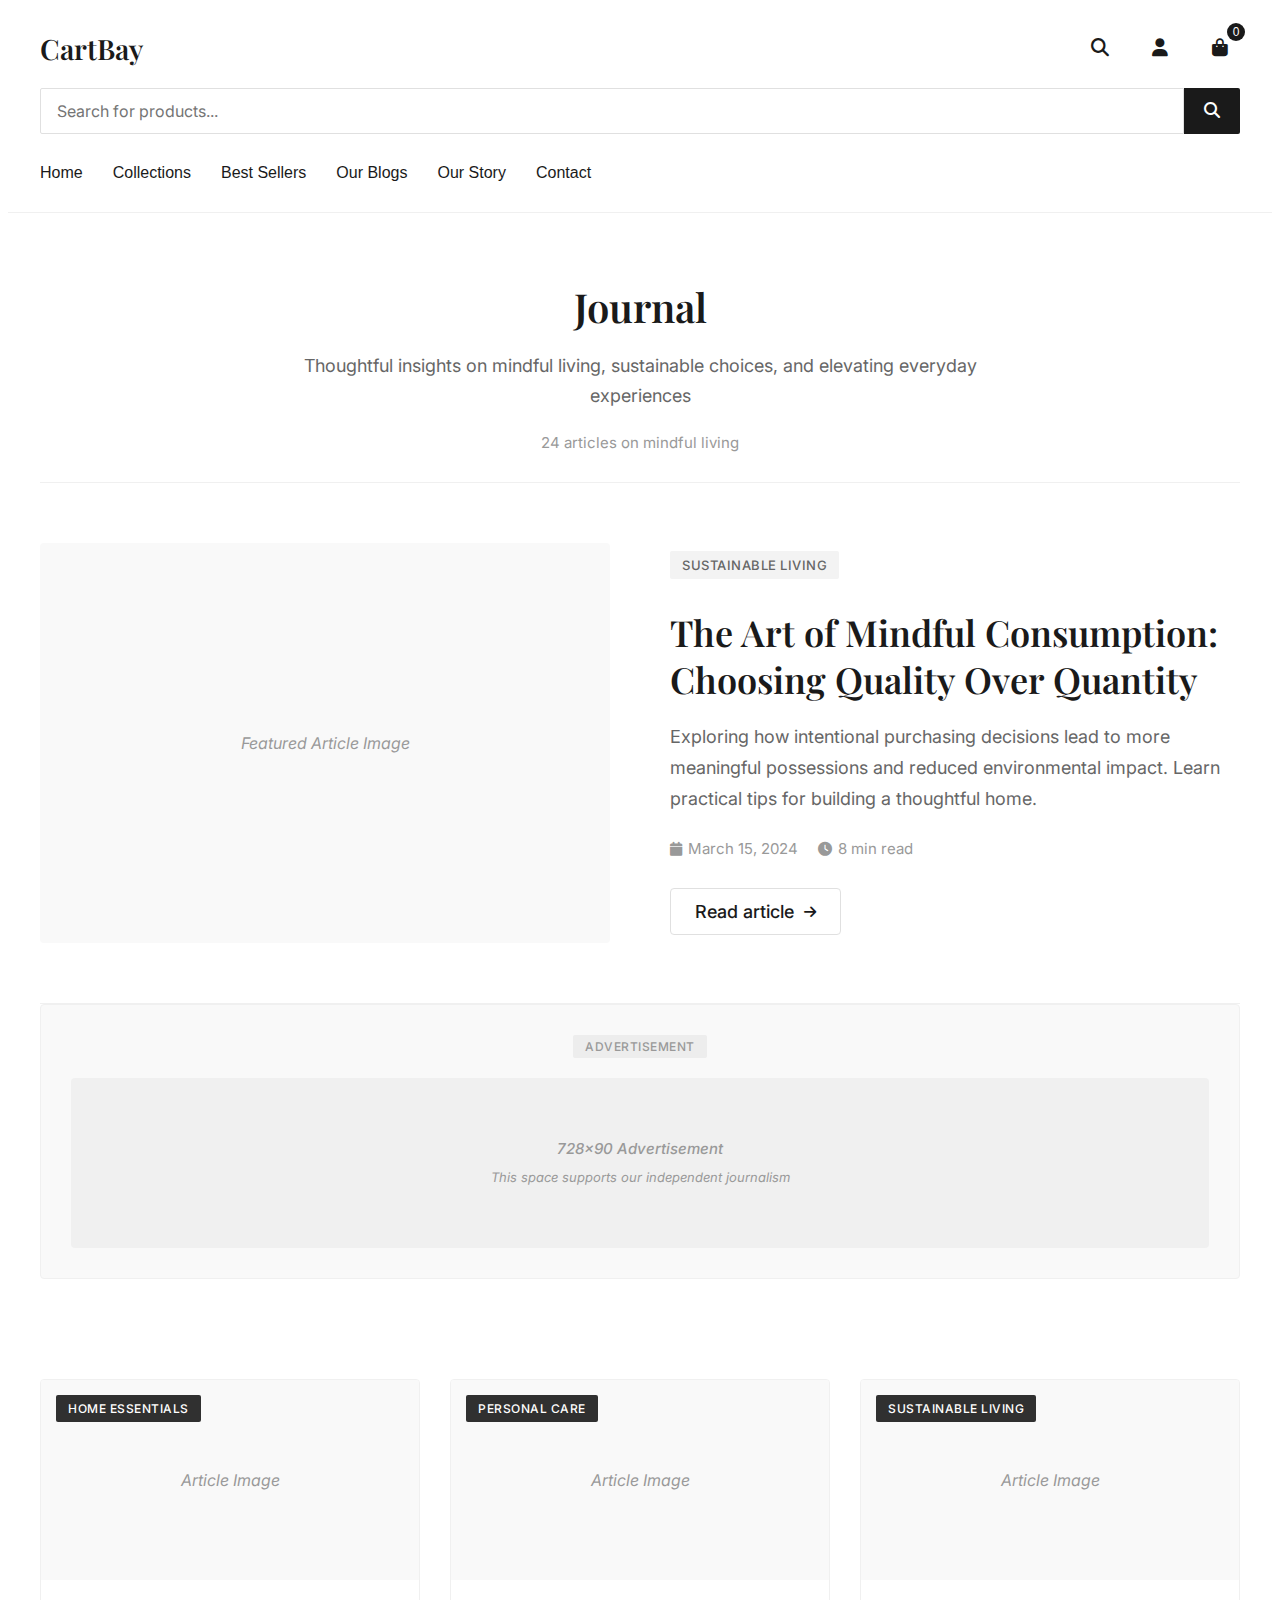
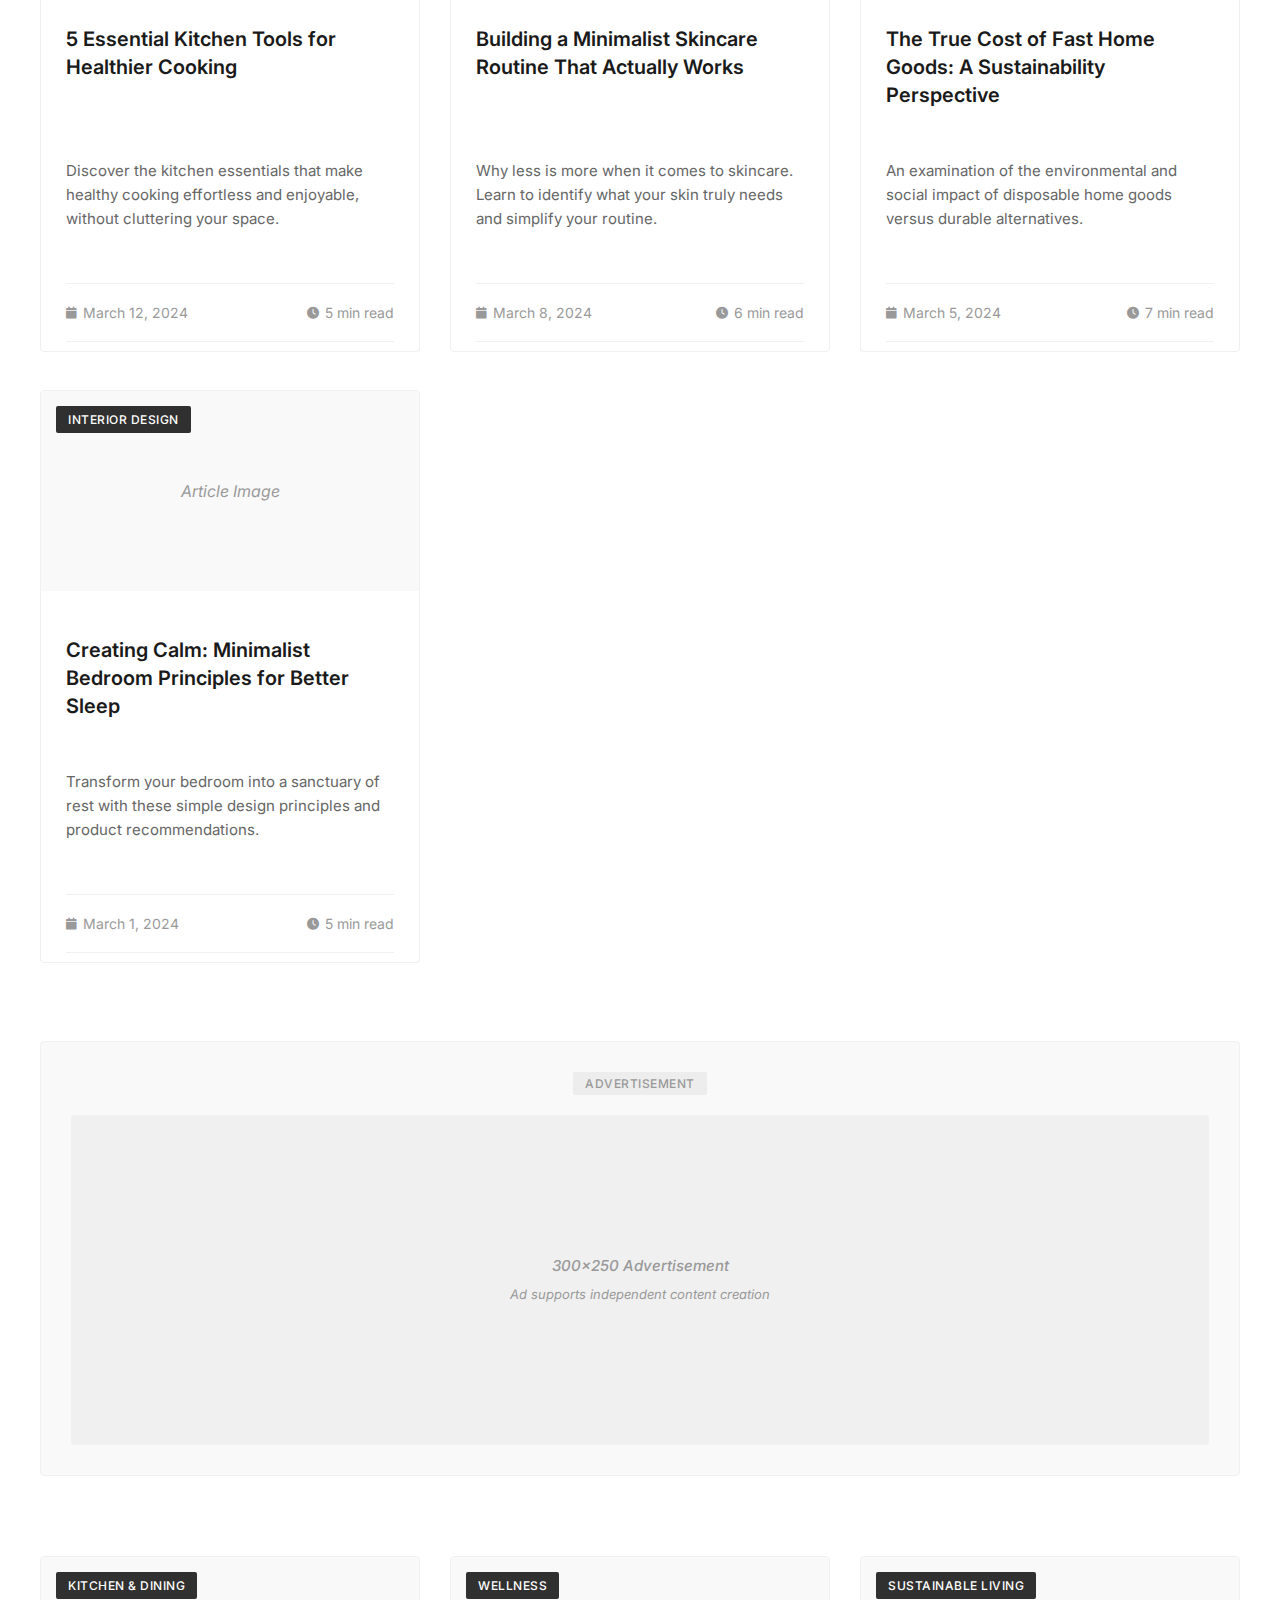
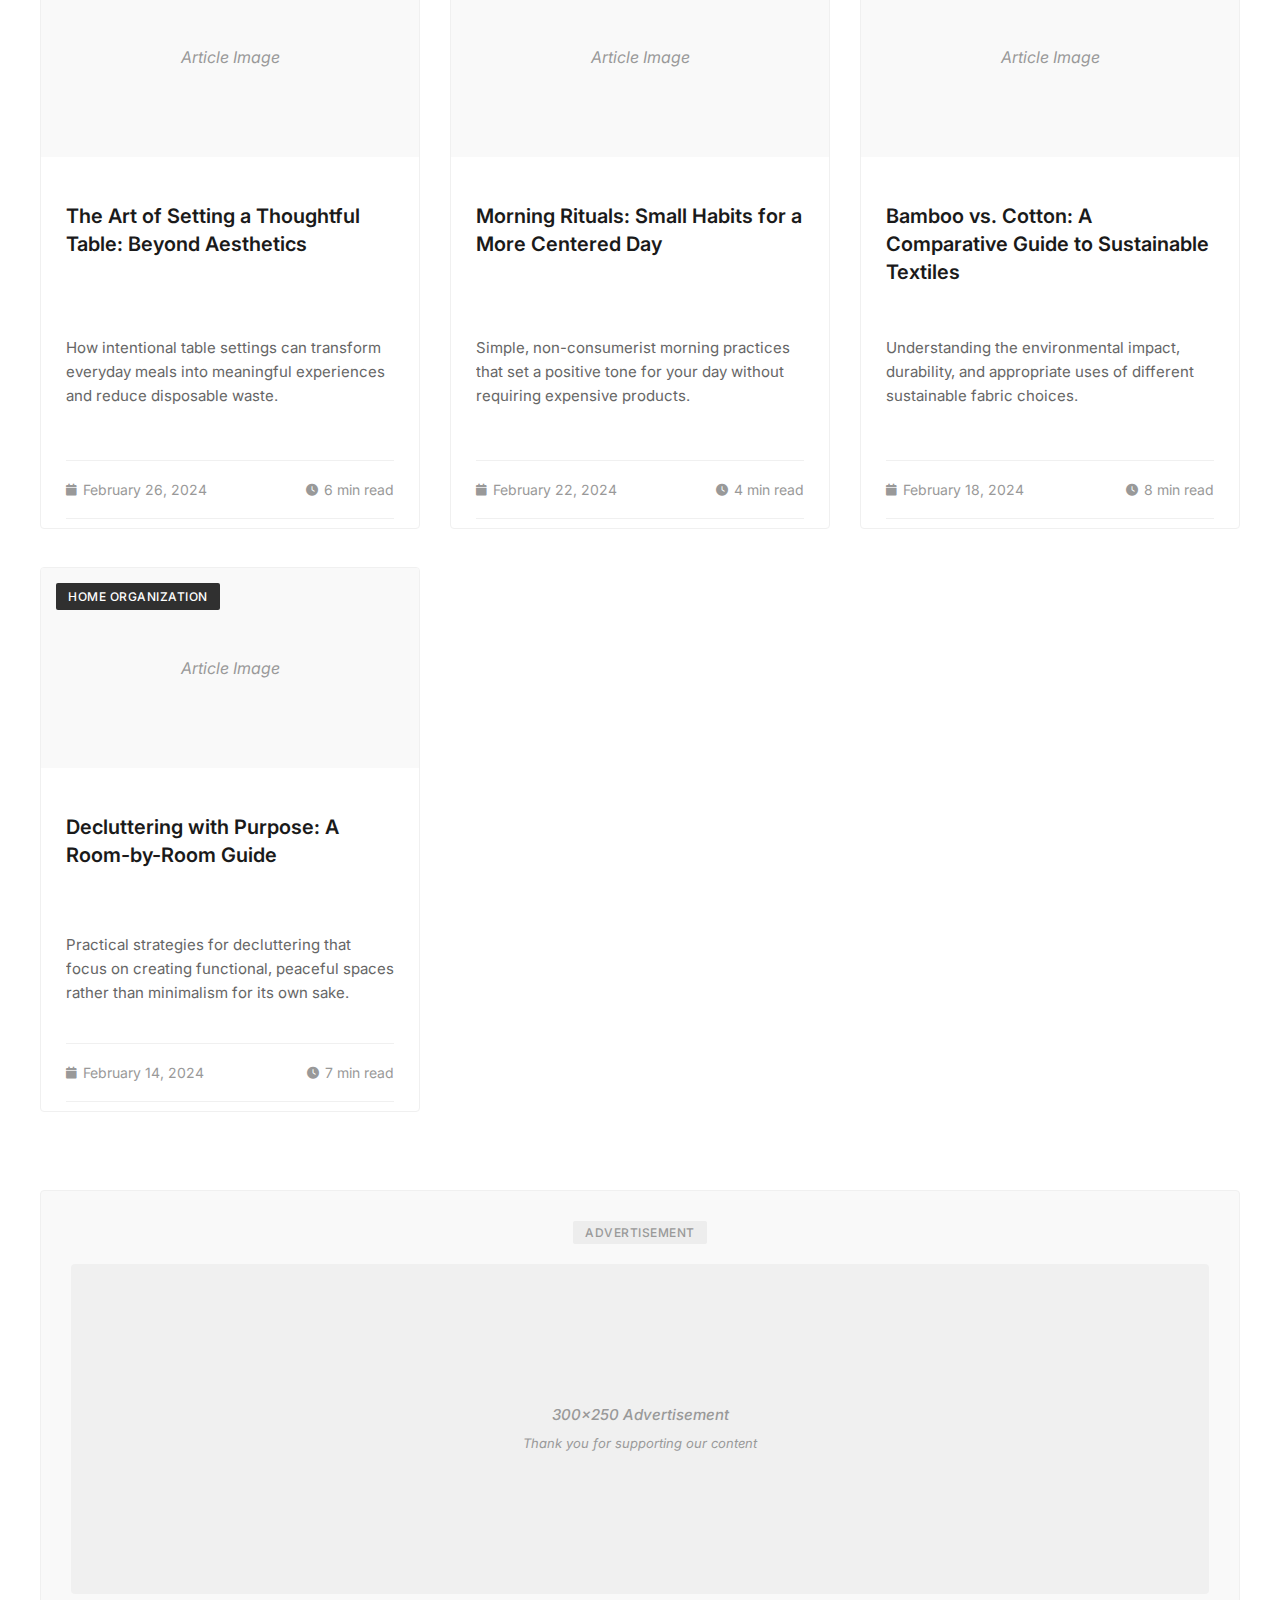
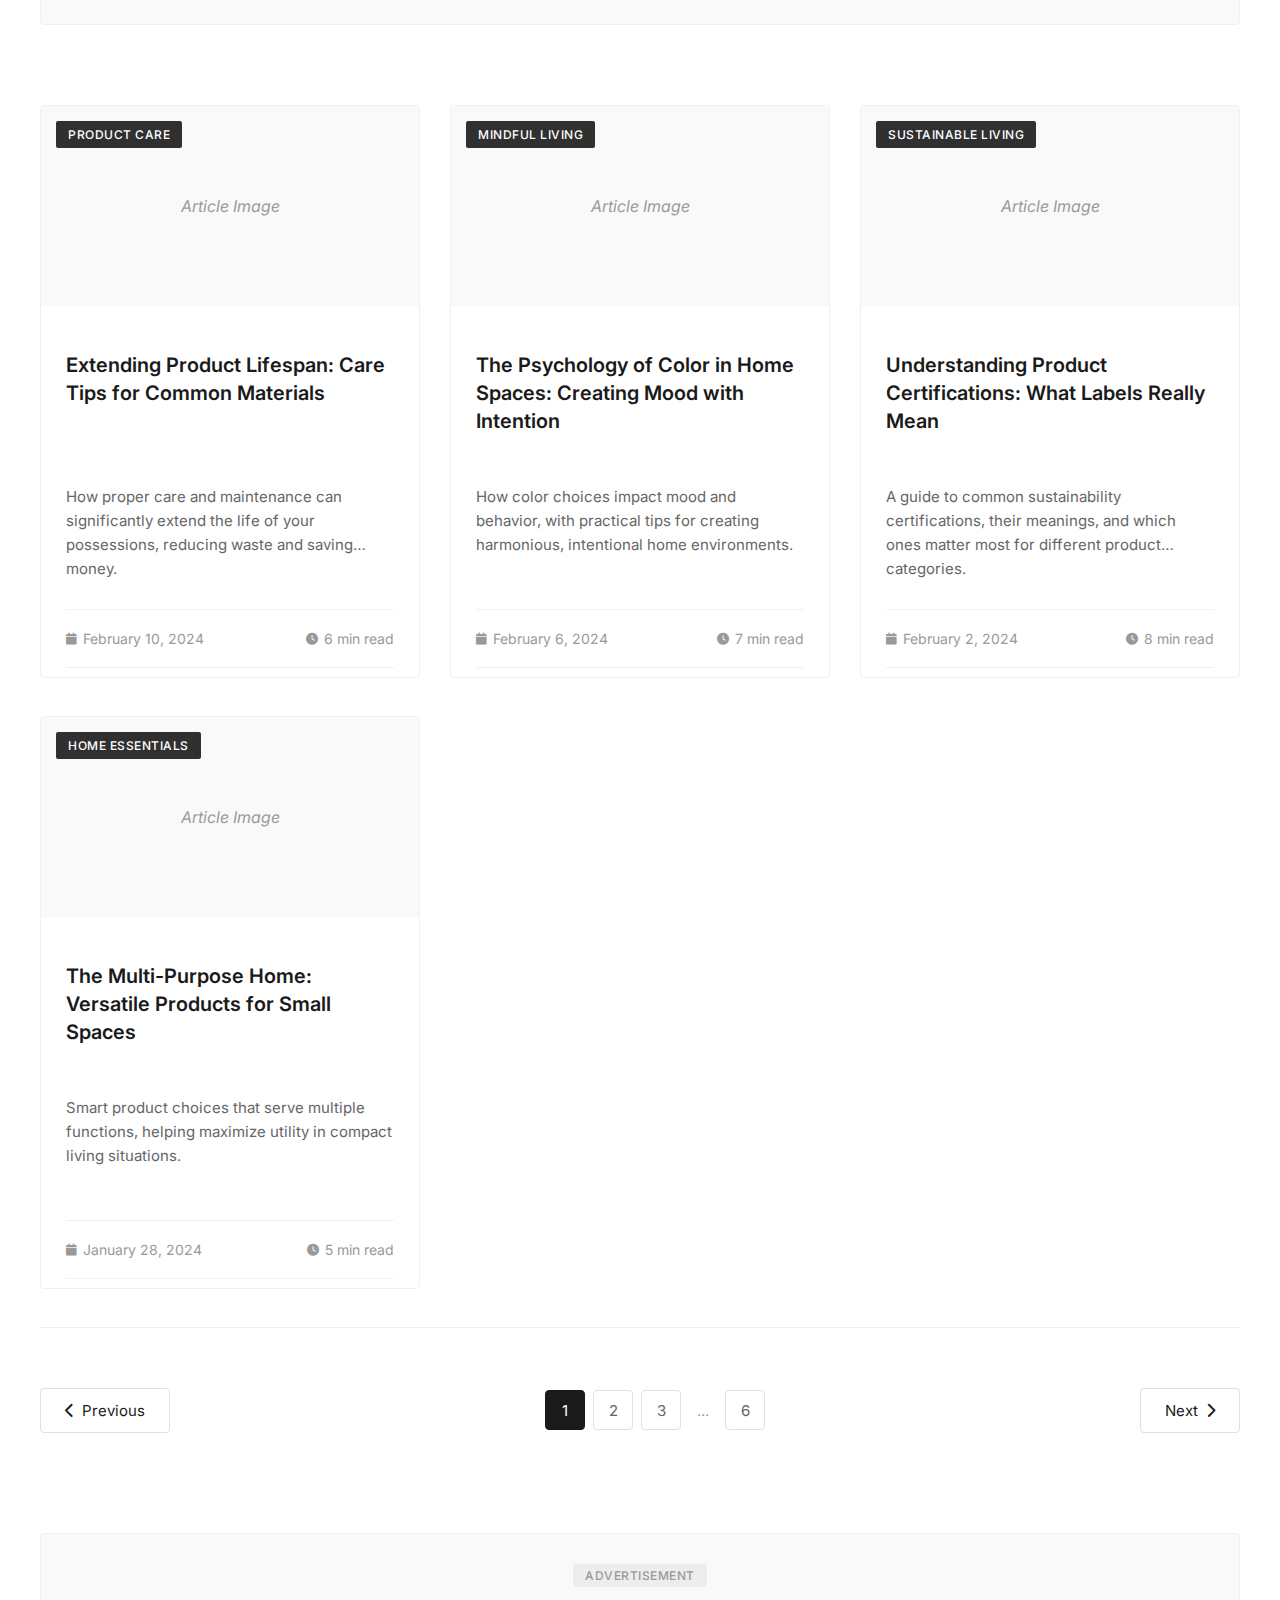
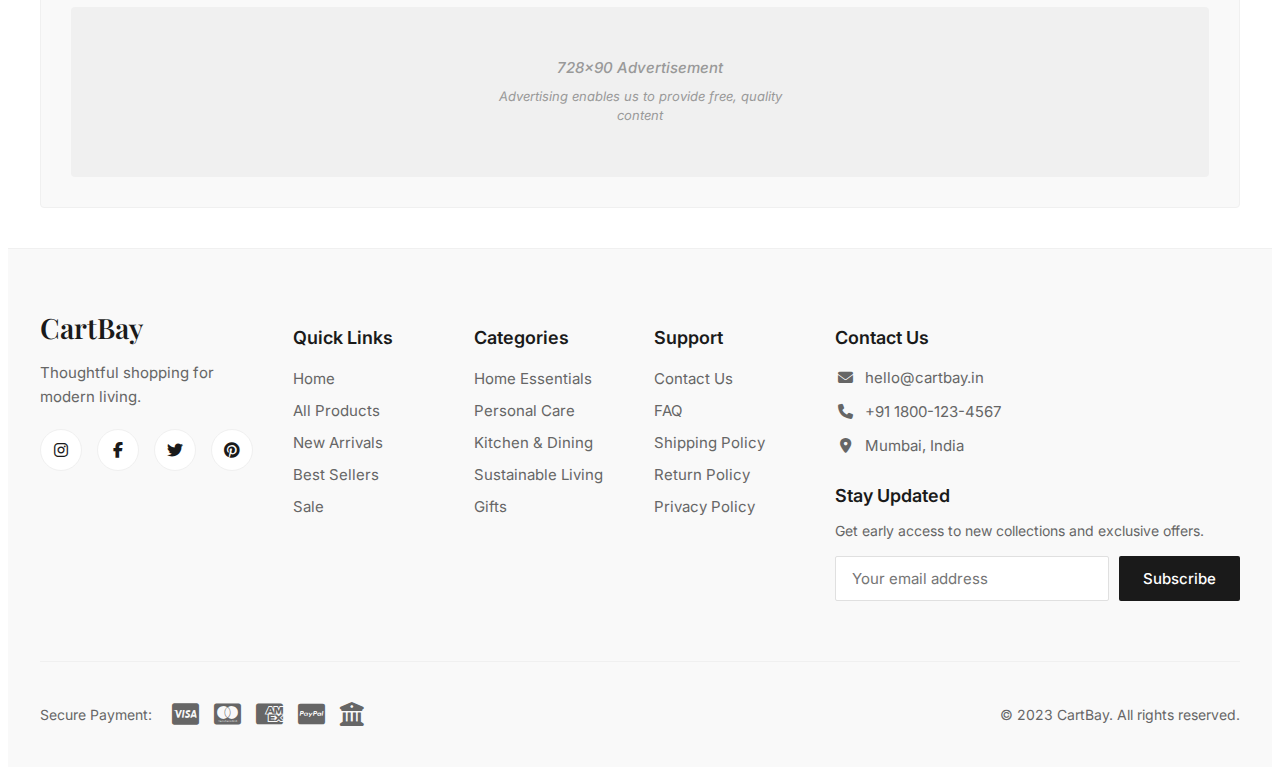
<file: blogs.html>
<!DOCTYPE html>
<html lang="en">
<head>
    <meta charset="UTF-8">
    <meta name="viewport" content="width=device-width, initial-scale=1.0">
    <title>CartBay - Premium Indian eCommerce</title>
    <link rel="preconnect" href="https://fonts.googleapis.com">
    <link rel="preconnect" href="https://fonts.gstatic.com" crossorigin>
    <link href="https://fonts.googleapis.com/css2?family=Playfair+Display:wght@400;500;600&family=Inter:wght@300;400;500&display=swap" rel="stylesheet">
    <link rel="stylesheet" href="style.css">
    <link rel="stylesheet" href="https://cdnjs.cloudflare.com/ajax/libs/font-awesome/6.4.0/css/all.min.css">
</head>
<body>
    <!-- Main container for WordPress/WooCommerce integration -->
    <div class="cb-homepage-container">
        
        <!-- HEADER SECTION -->
        <header class="cb-header">
            <div class="cb-header__inner">
                <!-- Logo and Mobile Menu Toggle -->
                <div class="cb-header__top">
                    <button class="cb-header__mobile-toggle" id="mobileMenuToggle">
                        <i class="fas fa-bars"></i>
                    </button>
                    
                    <div class="cb-header__logo">
                        <a href="#" class="cb-header__logo-link">
                            <span class="cb-header__logo-text">CartBay</span>
                        </a>
                    </div>
                    
                    <div class="cb-header__right">
                        <div class="cb-header__search">
                            <button class="cb-header__search-toggle" id="searchToggle">
                                <i class="fas fa-search"></i>
                            </button>
                        </div>
                        
                        <div class="cb-header__user">
                            <a href="#" class="cb-header__user-link">
                                <i class="fas fa-user"></i>
                            </a>
                        </div>
                        
                        <div class="cb-header__cart">
                            <a href="cart.html" class="cb-header__cart-link">
                                <i class="fas fa-shopping-bag"></i>
                                <span class="cb-header__cart-count">0</span>
                            </a>
                        </div>
                    </div>
                </div>
                
                <!-- Search Bar (Hidden on Mobile by default) -->
                <div class="cb-header__search-bar" id="searchBar">
                    <form class="cb-header__search-form">
                        <input type="text" class="cb-header__search-input" placeholder="Search for products...">
                        <button type="submit" class="cb-header__search-submit">
                            <i class="fas fa-search"></i>
                        </button>
                    </form>
                    <button class="cb-header__search-close" id="searchClose">
                        <i class="fas fa-times"></i>
                    </button>
                </div>
                
                <!-- Main Navigation -->
                <nav class="cb-header__nav" id="mainNav">
                    <ul class="cb-header__nav-list">
                        <li class="cb-header__nav-item">
                            <a href="index.html" class="cb-header__nav-link">Home</a>
                        </li>
                        <li class="cb-header__nav-item cb-header__nav-item--has-dropdown">
                            <a href="#" class="cb-header__nav-link">Collections</a>
                            <div class="cb-header__dropdown">
                                <a href="#" class="cb-header__dropdown-link">Home Essentials</a>
                                <a href="#" class="cb-header__dropdown-link">Personal Care</a>
                                <a href="#" class="cb-header__dropdown-link">Kitchen & Dining</a>
                                <a href="#" class="cb-header__dropdown-link">Sustainable Living</a>
                            </div>
                        </li>
                        <li class="cb-header__nav-item">
                            <a href="all-products.html" class="cb-header__nav-link">Best Sellers</a>
                        </li>
                        <li class="cb-header__nav-item">
                            <a href="blogs.html" class="cb-header__nav-link">Our Blogs</a>
                        </li>
                        <li class="cb-header__nav-item">
                            <a href="about.html" class="cb-header__nav-link">Our Story</a>
                        </li>
                        <li class="cb-header__nav-item">
                            <a href="contact.html" class="cb-header__nav-link">Contact</a>
                        </li>
                    </ul>
                    
                    <!-- Mobile-only additional links -->
                    <div class="cb-header__mobile-extras">
                        <a href="#" class="cb-header__mobile-link">
                            <i class="fas fa-user"></i>
                            My Account
                        </a>
                        <a href="#" class="cb-header__mobile-link">
                            <i class="fas fa-heart"></i>
                            Wishlist
                        </a>
                        <a href="#" class="cb-header__mobile-link">
                            <i class="fas fa-question-circle"></i>
                            Help Center
                        </a>
                    </div>
                </nav>
            </div>
        </header>




    <!-- Blog Page Container -->
    <div class="cb-blog-container">
        
        <!-- Section 1: Blog Intro -->
        <section class="cb-blog-intro">
            <div class="cb-blog-intro__inner">
                <h1 class="cb-blog-intro__title">Journal</h1>
                <p class="cb-blog-intro__subtitle">Thoughtful insights on mindful living, sustainable choices, and elevating everyday experiences</p>
                <div class="cb-blog-intro__meta">
                    <span class="cb-blog-intro__count">24 articles on mindful living</span>
                </div>
            </div>
        </section>

        <!-- Section 2: Featured Article -->
        <section class="cb-blog-featured">
            <div class="cb-blog-featured__inner">
                <div class="cb-blog-featured__image">
                    <div class="cb-blog-featured__image-placeholder">Featured Article Image</div>
                </div>
                <div class="cb-blog-featured__content">
                    <div class="cb-blog-featured__category">
                        <span class="cb-blog-featured__category-tag">Sustainable Living</span>
                    </div>
                    <h2 class="cb-blog-featured__title">The Art of Mindful Consumption: Choosing Quality Over Quantity</h2>
                    <p class="cb-blog-featured__excerpt">Exploring how intentional purchasing decisions lead to more meaningful possessions and reduced environmental impact. Learn practical tips for building a thoughtful home.</p>
                    <div class="cb-blog-featured__meta">
                        <span class="cb-blog-featured__date">March 15, 2024</span>
                        <span class="cb-blog-featured__read-time">8 min read</span>
                    </div>
                    <a href="#" class="cb-blog-featured__cta">
                        Read article
                        <i class="fas fa-arrow-right"></i>
                    </a>
                </div>
            </div>
        </section>

        <!-- Ad Slot 1: Primary (Top) -->
        <div class="cb-blog-ad cb-blog-ad--top">
            <div class="cb-blog-ad__inner">
                <div class="cb-blog-ad__label">Advertisement</div>
                <div class="cb-blog-ad__content">
                    <div class="cb-blog-ad__placeholder">
                        <!-- Ad content would be injected here -->
                        <span class="cb-blog-ad__placeholder-text">728×90 Advertisement</span>
                        <p class="cb-blog-ad__placeholder-note">This space supports our independent journalism</p>
                    </div>
                </div>
            </div>
        </div>

        <!-- Section 3: Blog Grid -->
        <section class="cb-blog-grid">
            <div class="cb-blog-grid__inner">
                
                <!-- Article Card 1 -->
                <article class="cb-blog-card">
                    <a href="#" class="cb-blog-card__link">
                        <div class="cb-blog-card__image">
                            <div class="cb-blog-card__image-placeholder">Article Image</div>
                            <div class="cb-blog-card__category">
                                <span class="cb-blog-card__category-tag">Home Essentials</span>
                            </div>
                        </div>
                        <div class="cb-blog-card__content">
                            <h3 class="cb-blog-card__title">5 Essential Kitchen Tools for Healthier Cooking</h3>
                            <p class="cb-blog-card__excerpt">Discover the kitchen essentials that make healthy cooking effortless and enjoyable, without cluttering your space.</p>
                            <div class="cb-blog-card__meta">
                                <span class="cb-blog-card__date">March 12, 2024</span>
                                <span class="cb-blog-card__read-time">5 min read</span>
                            </div>
                            <div class="cb-blog-card__cta">
                                <span class="cb-blog-card__cta-text">Read more</span>
                                <i class="fas fa-arrow-right"></i>
                            </div>
                        </div>
                    </a>
                </article>
                
                <!-- Article Card 2 -->
                <article class="cb-blog-card">
                    <a href="#" class="cb-blog-card__link">
                        <div class="cb-blog-card__image">
                            <div class="cb-blog-card__image-placeholder">Article Image</div>
                            <div class="cb-blog-card__category">
                                <span class="cb-blog-card__category-tag">Personal Care</span>
                            </div>
                        </div>
                        <div class="cb-blog-card__content">
                            <h3 class="cb-blog-card__title">Building a Minimalist Skincare Routine That Actually Works</h3>
                            <p class="cb-blog-card__excerpt">Why less is more when it comes to skincare. Learn to identify what your skin truly needs and simplify your routine.</p>
                            <div class="cb-blog-card__meta">
                                <span class="cb-blog-card__date">March 8, 2024</span>
                                <span class="cb-blog-card__read-time">6 min read</span>
                            </div>
                            <div class="cb-blog-card__cta">
                                <span class="cb-blog-card__cta-text">Read more</span>
                                <i class="fas fa-arrow-right"></i>
                            </div>
                        </div>
                    </a>
                </article>
                
                <!-- Article Card 3 -->
                <article class="cb-blog-card">
                    <a href="#" class="cb-blog-card__link">
                        <div class="cb-blog-card__image">
                            <div class="cb-blog-card__image-placeholder">Article Image</div>
                            <div class="cb-blog-card__category">
                                <span class="cb-blog-card__category-tag">Sustainable Living</span>
                            </div>
                        </div>
                        <div class="cb-blog-card__content">
                            <h3 class="cb-blog-card__title">The True Cost of Fast Home Goods: A Sustainability Perspective</h3>
                            <p class="cb-blog-card__excerpt">An examination of the environmental and social impact of disposable home goods versus durable alternatives.</p>
                            <div class="cb-blog-card__meta">
                                <span class="cb-blog-card__date">March 5, 2024</span>
                                <span class="cb-blog-card__read-time">7 min read</span>
                            </div>
                            <div class="cb-blog-card__cta">
                                <span class="cb-blog-card__cta-text">Read more</span>
                                <i class="fas fa-arrow-right"></i>
                            </div>
                        </div>
                    </a>
                </article>
                
                <!-- Article Card 4 -->
                <article class="cb-blog-card">
                    <a href="#" class="cb-blog-card__link">
                        <div class="cb-blog-card__image">
                            <div class="cb-blog-card__image-placeholder">Article Image</div>
                            <div class="cb-blog-card__category">
                                <span class="cb-blog-card__category-tag">Interior Design</span>
                            </div>
                        </div>
                        <div class="cb-blog-card__content">
                            <h3 class="cb-blog-card__title">Creating Calm: Minimalist Bedroom Principles for Better Sleep</h3>
                            <p class="cb-blog-card__excerpt">Transform your bedroom into a sanctuary of rest with these simple design principles and product recommendations.</p>
                            <div class="cb-blog-card__meta">
                                <span class="cb-blog-card__date">March 1, 2024</span>
                                <span class="cb-blog-card__read-time">5 min read</span>
                            </div>
                            <div class="cb-blog-card__cta">
                                <span class="cb-blog-card__cta-text">Read more</span>
                                <i class="fas fa-arrow-right"></i>
                            </div>
                        </div>
                    </a>
                </article>

                <!-- In-Content Ad Slot 1 -->
                <div class="cb-blog-ad cb-blog-ad--inline">
                    <div class="cb-blog-ad__inner">
                        <div class="cb-blog-ad__label">Advertisement</div>
                        <div class="cb-blog-ad__content">
                            <div class="cb-blog-ad__placeholder">
                                <span class="cb-blog-ad__placeholder-text">300×250 Advertisement</span>
                                <p class="cb-blog-ad__placeholder-note">Ad supports independent content creation</p>
                            </div>
                        </div>
                    </div>
                </div>
                
                <!-- Article Card 5 -->
                <article class="cb-blog-card">
                    <a href="#" class="cb-blog-card__link">
                        <div class="cb-blog-card__image">
                            <div class="cb-blog-card__image-placeholder">Article Image</div>
                            <div class="cb-blog-card__category">
                                <span class="cb-blog-card__category-tag">Kitchen & Dining</span>
                            </div>
                        </div>
                        <div class="cb-blog-card__content">
                            <h3 class="cb-blog-card__title">The Art of Setting a Thoughtful Table: Beyond Aesthetics</h3>
                            <p class="cb-blog-card__excerpt">How intentional table settings can transform everyday meals into meaningful experiences and reduce disposable waste.</p>
                            <div class="cb-blog-card__meta">
                                <span class="cb-blog-card__date">February 26, 2024</span>
                                <span class="cb-blog-card__read-time">6 min read</span>
                            </div>
                            <div class="cb-blog-card__cta">
                                <span class="cb-blog-card__cta-text">Read more</span>
                                <i class="fas fa-arrow-right"></i>
                            </div>
                        </div>
                    </a>
                </article>
                
                <!-- Article Card 6 -->
                <article class="cb-blog-card">
                    <a href="#" class="cb-blog-card__link">
                        <div class="cb-blog-card__image">
                            <div class="cb-blog-card__image-placeholder">Article Image</div>
                            <div class="cb-blog-card__category">
                                <span class="cb-blog-card__category-tag">Wellness</span>
                            </div>
                        </div>
                        <div class="cb-blog-card__content">
                            <h3 class="cb-blog-card__title">Morning Rituals: Small Habits for a More Centered Day</h3>
                            <p class="cb-blog-card__excerpt">Simple, non-consumerist morning practices that set a positive tone for your day without requiring expensive products.</p>
                            <div class="cb-blog-card__meta">
                                <span class="cb-blog-card__date">February 22, 2024</span>
                                <span class="cb-blog-card__read-time">4 min read</span>
                            </div>
                            <div class="cb-blog-card__cta">
                                <span class="cb-blog-card__cta-text">Read more</span>
                                <i class="fas fa-arrow-right"></i>
                            </div>
                        </div>
                    </a>
                </article>
                
                <!-- Article Card 7 -->
                <article class="cb-blog-card">
                    <a href="#" class="cb-blog-card__link">
                        <div class="cb-blog-card__image">
                            <div class="cb-blog-card__image-placeholder">Article Image</div>
                            <div class="cb-blog-card__category">
                                <span class="cb-blog-card__category-tag">Sustainable Living</span>
                            </div>
                        </div>
                        <div class="cb-blog-card__content">
                            <h3 class="cb-blog-card__title">Bamboo vs. Cotton: A Comparative Guide to Sustainable Textiles</h3>
                            <p class="cb-blog-card__excerpt">Understanding the environmental impact, durability, and appropriate uses of different sustainable fabric choices.</p>
                            <div class="cb-blog-card__meta">
                                <span class="cb-blog-card__date">February 18, 2024</span>
                                <span class="cb-blog-card__read-time">8 min read</span>
                            </div>
                            <div class="cb-blog-card__cta">
                                <span class="cb-blog-card__cta-text">Read more</span>
                                <i class="fas fa-arrow-right"></i>
                            </div>
                        </div>
                    </a>
                </article>
                
                <!-- Article Card 8 -->
                <article class="cb-blog-card">
                    <a href="#" class="cb-blog-card__link">
                        <div class="cb-blog-card__image">
                            <div class="cb-blog-card__image-placeholder">Article Image</div>
                            <div class="cb-blog-card__category">
                                <span class="cb-blog-card__category-tag">Home Organization</span>
                            </div>
                        </div>
                        <div class="cb-blog-card__content">
                            <h3 class="cb-blog-card__title">Decluttering with Purpose: A Room-by-Room Guide</h3>
                            <p class="cb-blog-card__excerpt">Practical strategies for decluttering that focus on creating functional, peaceful spaces rather than minimalism for its own sake.</p>
                            <div class="cb-blog-card__meta">
                                <span class="cb-blog-card__date">February 14, 2024</span>
                                <span class="cb-blog-card__read-time">7 min read</span>
                            </div>
                            <div class="cb-blog-card__cta">
                                <span class="cb-blog-card__cta-text">Read more</span>
                                <i class="fas fa-arrow-right"></i>
                            </div>
                        </div>
                    </a>
                </article>

                <!-- In-Content Ad Slot 2 -->
                <div class="cb-blog-ad cb-blog-ad--inline">
                    <div class="cb-blog-ad__inner">
                        <div class="cb-blog-ad__label">Advertisement</div>
                        <div class="cb-blog-ad__content">
                            <div class="cb-blog-ad__placeholder">
                                <span class="cb-blog-ad__placeholder-text">300×250 Advertisement</span>
                                <p class="cb-blog-ad__placeholder-note">Thank you for supporting our content</p>
                            </div>
                        </div>
                    </div>
                </div>
                
                <!-- Article Card 9 -->
                <article class="cb-blog-card">
                    <a href="#" class="cb-blog-card__link">
                        <div class="cb-blog-card__image">
                            <div class="cb-blog-card__image-placeholder">Article Image</div>
                            <div class="cb-blog-card__category">
                                <span class="cb-blog-card__category-tag">Product Care</span>
                            </div>
                        </div>
                        <div class="cb-blog-card__content">
                            <h3 class="cb-blog-card__title">Extending Product Lifespan: Care Tips for Common Materials</h3>
                            <p class="cb-blog-card__excerpt">How proper care and maintenance can significantly extend the life of your possessions, reducing waste and saving money.</p>
                            <div class="cb-blog-card__meta">
                                <span class="cb-blog-card__date">February 10, 2024</span>
                                <span class="cb-blog-card__read-time">6 min read</span>
                            </div>
                            <div class="cb-blog-card__cta">
                                <span class="cb-blog-card__cta-text">Read more</span>
                                <i class="fas fa-arrow-right"></i>
                            </div>
                        </div>
                    </a>
                </article>
                
                <!-- Article Card 10 -->
                <article class="cb-blog-card">
                    <a href="#" class="cb-blog-card__link">
                        <div class="cb-blog-card__image">
                            <div class="cb-blog-card__image-placeholder">Article Image</div>
                            <div class="cb-blog-card__category">
                                <span class="cb-blog-card__category-tag">Mindful Living</span>
                            </div>
                        </div>
                        <div class="cb-blog-card__content">
                            <h3 class="cb-blog-card__title">The Psychology of Color in Home Spaces: Creating Mood with Intention</h3>
                            <p class="cb-blog-card__excerpt">How color choices impact mood and behavior, with practical tips for creating harmonious, intentional home environments.</p>
                            <div class="cb-blog-card__meta">
                                <span class="cb-blog-card__date">February 6, 2024</span>
                                <span class="cb-blog-card__read-time">7 min read</span>
                            </div>
                            <div class="cb-blog-card__cta">
                                <span class="cb-blog-card__cta-text">Read more</span>
                                <i class="fas fa-arrow-right"></i>
                            </div>
                        </div>
                    </a>
                </article>
                
                <!-- Article Card 11 -->
                <article class="cb-blog-card">
                    <a href="#" class="cb-blog-card__link">
                        <div class="cb-blog-card__image">
                            <div class="cb-blog-card__image-placeholder">Article Image</div>
                            <div class="cb-blog-card__category">
                                <span class="cb-blog-card__category-tag">Sustainable Living</span>
                            </div>
                        </div>
                        <div class="cb-blog-card__content">
                            <h3 class="cb-blog-card__title">Understanding Product Certifications: What Labels Really Mean</h3>
                            <p class="cb-blog-card__excerpt">A guide to common sustainability certifications, their meanings, and which ones matter most for different product categories.</p>
                            <div class="cb-blog-card__meta">
                                <span class="cb-blog-card__date">February 2, 2024</span>
                                <span class="cb-blog-card__read-time">8 min read</span>
                            </div>
                            <div class="cb-blog-card__cta">
                                <span class="cb-blog-card__cta-text">Read more</span>
                                <i class="fas fa-arrow-right"></i>
                            </div>
                        </div>
                    </a>
                </article>
                
                <!-- Article Card 12 -->
                <article class="cb-blog-card">
                    <a href="#" class="cb-blog-card__link">
                        <div class="cb-blog-card__image">
                            <div class="cb-blog-card__image-placeholder">Article Image</div>
                            <div class="cb-blog-card__category">
                                <span class="cb-blog-card__category-tag">Home Essentials</span>
                            </div>
                        </div>
                        <div class="cb-blog-card__content">
                            <h3 class="cb-blog-card__title">The Multi-Purpose Home: Versatile Products for Small Spaces</h3>
                            <p class="cb-blog-card__excerpt">Smart product choices that serve multiple functions, helping maximize utility in compact living situations.</p>
                            <div class="cb-blog-card__meta">
                                <span class="cb-blog-card__date">January 28, 2024</span>
                                <span class="cb-blog-card__read-time">5 min read</span>
                            </div>
                            <div class="cb-blog-card__cta">
                                <span class="cb-blog-card__cta-text">Read more</span>
                                <i class="fas fa-arrow-right"></i>
                            </div>
                        </div>
                    </a>
                </article>
            </div>
        </section>

        <!-- Section 4: Pagination -->
        <section class="cb-blog-pagination">
            <div class="cb-blog-pagination__inner">
                <button class="cb-blog-pagination__prev">
                    <i class="fas fa-chevron-left"></i>
                    Previous
                </button>
                
                <div class="cb-blog-pagination__numbers">
                    <button class="cb-blog-pagination__number cb-blog-pagination__number--active">1</button>
                    <button class="cb-blog-pagination__number">2</button>
                    <button class="cb-blog-pagination__number">3</button>
                    <span class="cb-blog-pagination__ellipsis">...</span>
                    <button class="cb-blog-pagination__number">6</button>
                </div>
                
                <button class="cb-blog-pagination__next">
                    Next
                    <i class="fas fa-chevron-right"></i>
                </button>
                
                <!-- Alternative: Load More Button -->
                <div class="cb-blog-pagination__load-more">
                    <button class="cb-blog-pagination__load-more-btn">
                        Load More Articles
                    </button>
                </div>
            </div>
        </section>

        <!-- Ad Slot 2: Secondary (Bottom) -->
        <div class="cb-blog-ad cb-blog-ad--bottom">
            <div class="cb-blog-ad__inner">
                <div class="cb-blog-ad__label">Advertisement</div>
                <div class="cb-blog-ad__content">
                    <div class="cb-blog-ad__placeholder">
                        <span class="cb-blog-ad__placeholder-text">728×90 Advertisement</span>
                        <p class="cb-blog-ad__placeholder-note">Advertising enables us to provide free, quality content</p>
                    </div>
                </div>
            </div>
        </div>

    </div>

    
        <!-- FOOTER SECTION -->
        <footer class="cb-footer">
            <div class="cb-footer__inner">
                <!-- Main Footer Content -->
                <div class="cb-footer__main">
                    <!-- Brand Column -->
                    <div class="cb-footer__brand">
                        <div class="cb-footer__logo">
                            <a href="#" class="cb-footer__logo-link">
                                <span class="cb-footer__logo-text">CartBay</span>
                            </a>
                        </div>
                        <p class="cb-footer__tagline">Thoughtful shopping for modern living.</p>
                        <div class="cb-footer__social">
                            <a href="#" class="cb-footer__social-link">
                                <i class="fab fa-instagram"></i>
                            </a>
                            <a href="#" class="cb-footer__social-link">
                                <i class="fab fa-facebook-f"></i>
                            </a>
                            <a href="#" class="cb-footer__social-link">
                                <i class="fab fa-twitter"></i>
                            </a>
                            <a href="#" class="cb-footer__social-link">
                                <i class="fab fa-pinterest"></i>
                            </a>
                        </div>
                    </div>
                    
                    <!-- Quick Links -->
                    <div class="cb-footer__links">
                        <h3 class="cb-footer__links-title">Quick Links</h3>
                        <ul class="cb-footer__links-list">
                            <li class="cb-footer__links-item">
                                <a href="#" class="cb-footer__links-link">Home</a>
                            </li>
                            <li class="cb-footer__links-item">
                                <a href="#" class="cb-footer__links-link">All Products</a>
                            </li>
                            <li class="cb-footer__links-item">
                                <a href="#" class="cb-footer__links-link">New Arrivals</a>
                            </li>
                            <li class="cb-footer__links-item">
                                <a href="#" class="cb-footer__links-link">Best Sellers</a>
                            </li>
                            <li class="cb-footer__links-item">
                                <a href="#" class="cb-footer__links-link">Sale</a>
                            </li>
                        </ul>
                    </div>
                    
                    <!-- Categories -->
                    <div class="cb-footer__links">
                        <h3 class="cb-footer__links-title">Categories</h3>
                        <ul class="cb-footer__links-list">
                            <li class="cb-footer__links-item">
                                <a href="#" class="cb-footer__links-link">Home Essentials</a>
                            </li>
                            <li class="cb-footer__links-item">
                                <a href="#" class="cb-footer__links-link">Personal Care</a>
                            </li>
                            <li class="cb-footer__links-item">
                                <a href="#" class="cb-footer__links-link">Kitchen & Dining</a>
                            </li>
                            <li class="cb-footer__links-item">
                                <a href="#" class="cb-footer__links-link">Sustainable Living</a>
                            </li>
                            <li class="cb-footer__links-item">
                                <a href="#" class="cb-footer__links-link">Gifts</a>
                            </li>
                        </ul>
                    </div>
                    
                    <!-- Support -->
                    <div class="cb-footer__links">
                        <h3 class="cb-footer__links-title">Support</h3>
                        <ul class="cb-footer__links-list">
                            <li class="cb-footer__links-item">
                                <a href="#" class="cb-footer__links-link">Contact Us</a>
                            </li>
                            <li class="cb-footer__links-item">
                                <a href="#" class="cb-footer__links-link">FAQ</a>
                            </li>
                            <li class="cb-footer__links-item">
                                <a href="#" class="cb-footer__links-link">Shipping Policy</a>
                            </li>
                            <li class="cb-footer__links-item">
                                <a href="#" class="cb-footer__links-link">Return Policy</a>
                            </li>
                            <li class="cb-footer__links-item">
                                <a href="#" class="cb-footer__links-link">Privacy Policy</a>
                            </li>
                        </ul>
                    </div>
                    
                    <!-- Contact Info -->
                    <div class="cb-footer__contact">
                        <h3 class="cb-footer__contact-title">Contact Us</h3>
                        <div class="cb-footer__contact-info">
                            <div class="cb-footer__contact-item">
                                <i class="fas fa-envelope"></i>
                                <span>hello@cartbay.in</span>
                            </div>
                            <div class="cb-footer__contact-item">
                                <i class="fas fa-phone"></i>
                                <span>+91 1800-123-4567</span>
                            </div>
                            <div class="cb-footer__contact-item">
                                <i class="fas fa-map-marker-alt"></i>
                                <span>Mumbai, India</span>
                            </div>
                        </div>
                        
                        <!-- Newsletter Signup -->
                        <div class="cb-footer__newsletter">
                            <h4 class="cb-footer__newsletter-title">Stay Updated</h4>
                            <p class="cb-footer__newsletter-text">Get early access to new collections and exclusive offers.</p>
                            <form class="cb-footer__newsletter-form">
                                <input type="email" class="cb-footer__newsletter-input" placeholder="Your email address">
                                <button type="submit" class="cb-footer__newsletter-submit">Subscribe</button>
                            </form>
                        </div>
                    </div>
                </div>
                
                <!-- Footer Bottom -->
                <div class="cb-footer__bottom">
                    <div class="cb-footer__payment">
                        <span class="cb-footer__payment-text">Secure Payment:</span>
                        <div class="cb-footer__payment-icons">
                            <i class="fab fa-cc-visa"></i>
                            <i class="fab fa-cc-mastercard"></i>
                            <i class="fab fa-cc-amex"></i>
                            <i class="fab fa-cc-paypal"></i>
                            <i class="fas fa-university"></i>
                        </div>
                    </div>
                    
                    <div class="cb-footer__copyright">
                        <p>&copy; 2023 CartBay. All rights reserved.</p>
                    </div>
                </div>
            </div>
        </footer>

    <!-- JavaScript for interactive elements -->
     <script src="script.js"></script>
    <!-- <script>
        document.addEventListener('DOMContentLoaded', function() {
            // Blog card hover effects
            const blogCards = document.querySelectorAll('.cb-blog-card');
            blogCards.forEach(card => {
                card.addEventListener('mouseenter', function() {
                    this.style.transform = 'translateY(-5px)';
                });
                
                card.addEventListener('mouseleave', function() {
                    this.style.transform = 'translateY(0)';
                });
            });
            
            // Featured article CTA hover effect
            const featuredCta = document.querySelector('.cb-blog-featured__cta');
            if (featuredCta) {
                featuredCta.addEventListener('mouseenter', function() {
                    const icon = this.querySelector('i');
                    if (icon) {
                        icon.style.transform = 'translateX(5px)';
                    }
                });
                
                featuredCta.addEventListener('mouseleave', function() {
                    const icon = this.querySelector('i');
                    if (icon) {
                        icon.style.transform = 'translateX(0)';
                    }
                });
            }
            
            // Pagination functionality
            const paginationNumbers = document.querySelectorAll('.cb-blog-pagination__number');
            paginationNumbers.forEach(number => {
                number.addEventListener('click', function() {
                    if (!this.classList.contains('cb-blog-pagination__number--active')) {
                        paginationNumbers.forEach(n => n.classList.remove('cb-blog-pagination__number--active'));
                        this.classList.add('cb-blog-pagination__number--active');
                    }
                });
            });
            
            // Previous/Next pagination buttons
            const prevBtn = document.querySelector('.cb-blog-pagination__prev');
            const nextBtn = document.querySelector('.cb-blog-pagination__next');
            
            if (prevBtn) {
                prevBtn.addEventListener('click', function() {
                    console.log('Previous page');
                });
            }
            
            if (nextBtn) {
                nextBtn.addEventListener('click', function() {
                    console.log('Next page');
                });
            }
            
            // Load more button
            const loadMoreBtn = document.querySelector('.cb-blog-pagination__load-more-btn');
            if (loadMoreBtn) {
                loadMoreBtn.addEventListener('click', function() {
                    const originalText = this.textContent;
                    this.textContent = 'Loading...';
                    this.disabled = true;
                    
                    // Simulate loading
                    setTimeout(() => {
                        this.textContent = originalText;
                        this.disabled = false;
                        console.log('Load more articles');
                    }, 1500);
                });
            }
            
            // Article card CTA hover effects
            const cardCtas = document.querySelectorAll('.cb-blog-card__cta');
            cardCtas.forEach(cta => {
                cta.addEventListener('mouseenter', function() {
                    const icon = this.querySelector('i');
                    if (icon) {
                        icon.style.transform = 'translateX(5px)';
                    }
                });
                
                cta.addEventListener('mouseleave', function() {
                    const icon = this.querySelector('i');
                    if (icon) {
                        icon.style.transform = 'translateX(0)';
                    }
                });
            });
        });
    </script> -->
</body>
</html>
</file>
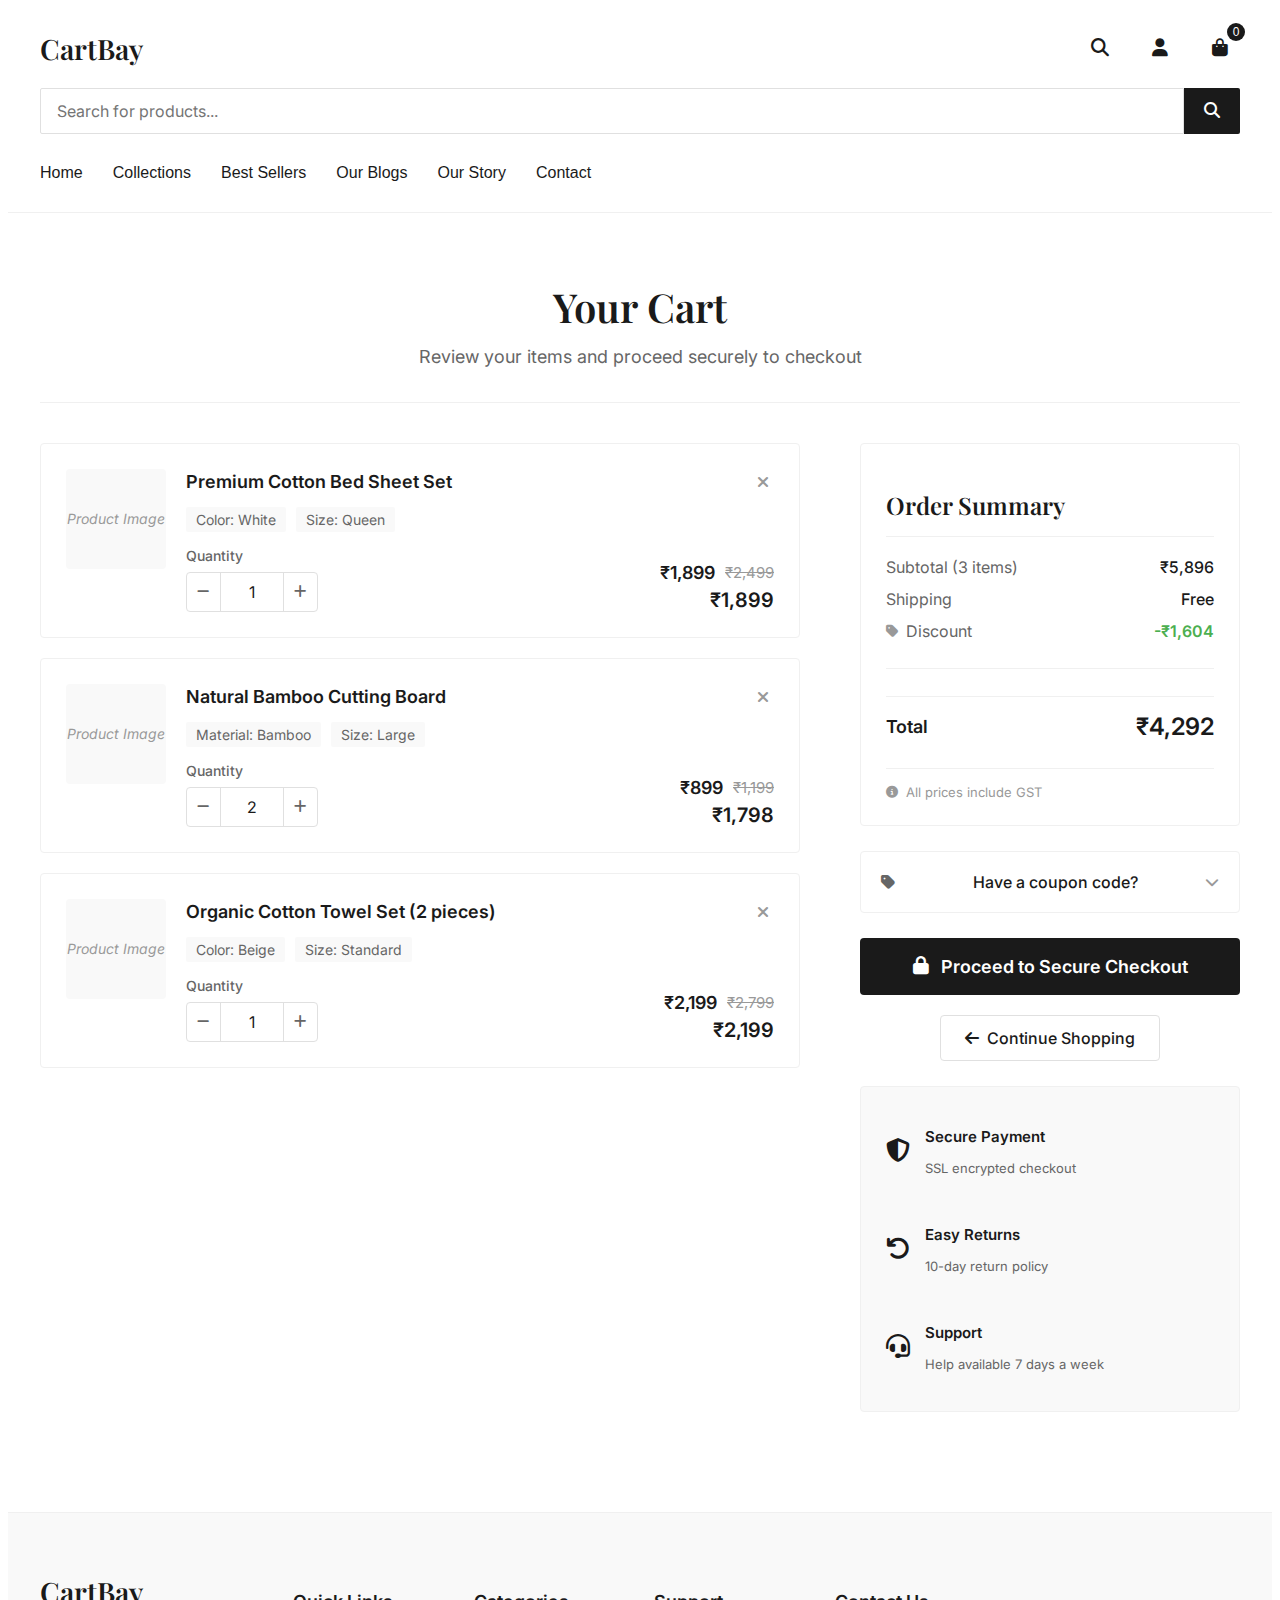
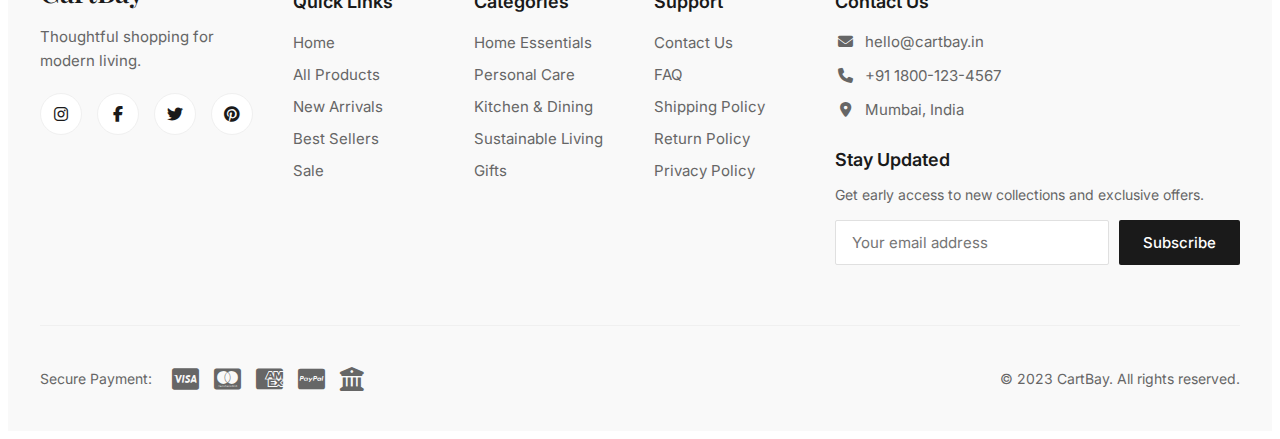
<file: cart.html>
<!DOCTYPE html>
<html lang="en">
<head>
    <meta charset="UTF-8">
    <meta name="viewport" content="width=device-width, initial-scale=1.0">
    <title>CartBay - Premium Indian eCommerce</title>
    <link rel="preconnect" href="https://fonts.googleapis.com">
    <link rel="preconnect" href="https://fonts.gstatic.com" crossorigin>
    <link href="https://fonts.googleapis.com/css2?family=Playfair+Display:wght@400;500;600&family=Inter:wght@300;400;500&display=swap" rel="stylesheet">
    <link rel="stylesheet" href="style.css">
    <link rel="stylesheet" href="https://cdnjs.cloudflare.com/ajax/libs/font-awesome/6.4.0/css/all.min.css">
</head>
<body>
    <!-- Main container for WordPress/WooCommerce integration -->
    <div class="cb-homepage-container">
        
        <!-- HEADER SECTION -->
        <header class="cb-header">
            <div class="cb-header__inner">
                <!-- Logo and Mobile Menu Toggle -->
                <div class="cb-header__top">
                    <button class="cb-header__mobile-toggle" id="mobileMenuToggle">
                        <i class="fas fa-bars"></i>
                    </button>
                    
                    <div class="cb-header__logo">
                        <a href="#" class="cb-header__logo-link">
                            <span class="cb-header__logo-text">CartBay</span>
                        </a>
                    </div>
                    
                    <div class="cb-header__right">
                        <div class="cb-header__search">
                            <button class="cb-header__search-toggle" id="searchToggle">
                                <i class="fas fa-search"></i>
                            </button>
                        </div>
                        
                        <div class="cb-header__user">
                            <a href="#" class="cb-header__user-link">
                                <i class="fas fa-user"></i>
                            </a>
                        </div>
                        
                        <div class="cb-header__cart">
                            <a href="cart.html" class="cb-header__cart-link">
                                <i class="fas fa-shopping-bag"></i>
                                <span class="cb-header__cart-count">0</span>
                            </a>
                        </div>
                    </div>
                </div>
                
                <!-- Search Bar (Hidden on Mobile by default) -->
                <div class="cb-header__search-bar" id="searchBar">
                    <form class="cb-header__search-form">
                        <input type="text" class="cb-header__search-input" placeholder="Search for products...">
                        <button type="submit" class="cb-header__search-submit">
                            <i class="fas fa-search"></i>
                        </button>
                    </form>
                    <button class="cb-header__search-close" id="searchClose">
                        <i class="fas fa-times"></i>
                    </button>
                </div>
                
                <!-- Main Navigation -->
                <nav class="cb-header__nav" id="mainNav">
                    <ul class="cb-header__nav-list">
                        <li class="cb-header__nav-item">
                            <a href="index.html" class="cb-header__nav-link">Home</a>
                        </li>
                        <li class="cb-header__nav-item cb-header__nav-item--has-dropdown">
                            <a href="#" class="cb-header__nav-link">Collections</a>
                            <div class="cb-header__dropdown">
                                <a href="#" class="cb-header__dropdown-link">Home Essentials</a>
                                <a href="#" class="cb-header__dropdown-link">Personal Care</a>
                                <a href="#" class="cb-header__dropdown-link">Kitchen & Dining</a>
                                <a href="#" class="cb-header__dropdown-link">Sustainable Living</a>
                            </div>
                        </li>
                        <li class="cb-header__nav-item">
                            <a href="all-products.html" class="cb-header__nav-link">Best Sellers</a>
                        </li>
                        <li class="cb-header__nav-item">
                            <a href="blogs.html" class="cb-header__nav-link">Our Blogs</a>
                        </li>
                        <li class="cb-header__nav-item">
                            <a href="about.html" class="cb-header__nav-link">Our Story</a>
                        </li>
                        <li class="cb-header__nav-item">
                            <a href="contact.html" class="cb-header__nav-link">Contact</a>
                        </li>
                    </ul>
                    
                    <!-- Mobile-only additional links -->
                    <div class="cb-header__mobile-extras">
                        <a href="#" class="cb-header__mobile-link">
                            <i class="fas fa-user"></i>
                            My Account
                        </a>
                        <a href="#" class="cb-header__mobile-link">
                            <i class="fas fa-heart"></i>
                            Wishlist
                        </a>
                        <a href="#" class="cb-header__mobile-link">
                            <i class="fas fa-question-circle"></i>
                            Help Center
                        </a>
                    </div>
                </nav>
            </div>
        </header>

    <!-- Cart Page Container -->
    <div class="cb-cart-container">
        
        <!-- Section 1: Cart Intro -->
        <section class="cb-cart-intro">
            <div class="cb-cart-intro__inner">
                <h1 class="cb-cart-intro__title">Your Cart</h1>
                <p class="cb-cart-intro__reassurance">Review your items and proceed securely to checkout</p>
            </div>
        </section>

        <!-- Cart Content Layout -->
        <div class="cb-cart-content">
            
            <!-- Section 2: Cart Items -->
            <section class="cb-cart-items">
                <div class="cb-cart-items__inner">
                    <!-- Cart Item 1 -->
                    <div class="cb-cart-item">
                        <div class="cb-cart-item__image">
                            <div class="cb-cart-item__image-placeholder">Product Image</div>
                        </div>
                        
                        <div class="cb-cart-item__details">
                            <div class="cb-cart-item__header">
                                <h3 class="cb-cart-item__title">Premium Cotton Bed Sheet Set</h3>
                                <button class="cb-cart-item__remove" aria-label="Remove item">
                                    <i class="fas fa-times"></i>
                                </button>
                            </div>
                            
                            <div class="cb-cart-item__options">
                                <span class="cb-cart-item__option">Color: White</span>
                                <span class="cb-cart-item__option">Size: Queen</span>
                            </div>
                            
                            <div class="cb-cart-item__price-mobile">
                                <span class="cb-cart-item__price-current">₹1,899</span>
                                <span class="cb-cart-item__price-original">₹2,499</span>
                            </div>
                            
                            <div class="cb-cart-item__controls">
                                <div class="cb-cart-item__quantity">
                                    <label for="quantity-1" class="cb-cart-item__quantity-label">Quantity</label>
                                    <div class="cb-cart-item__quantity-selector">
                                        <button class="cb-cart-item__quantity-btn cb-cart-item__quantity-minus">
                                            <i class="fas fa-minus"></i>
                                        </button>
                                        <input type="number" id="quantity-1" class="cb-cart-item__quantity-input" value="1" min="1" max="10">
                                        <button class="cb-cart-item__quantity-btn cb-cart-item__quantity-plus">
                                            <i class="fas fa-plus"></i>
                                        </button>
                                    </div>
                                </div>
                                
                                <div class="cb-cart-item__price">
                                    <div class="cb-cart-item__price-wrapper">
                                        <span class="cb-cart-item__price-current">₹1,899</span>
                                        <span class="cb-cart-item__price-original">₹2,499</span>
                                    </div>
                                    <span class="cb-cart-item__price-total">₹1,899</span>
                                </div>
                            </div>
                        </div>
                    </div>
                    
                    <!-- Cart Item 2 -->
                    <div class="cb-cart-item">
                        <div class="cb-cart-item__image">
                            <div class="cb-cart-item__image-placeholder">Product Image</div>
                        </div>
                        
                        <div class="cb-cart-item__details">
                            <div class="cb-cart-item__header">
                                <h3 class="cb-cart-item__title">Natural Bamboo Cutting Board</h3>
                                <button class="cb-cart-item__remove" aria-label="Remove item">
                                    <i class="fas fa-times"></i>
                                </button>
                            </div>
                            
                            <div class="cb-cart-item__options">
                                <span class="cb-cart-item__option">Material: Bamboo</span>
                                <span class="cb-cart-item__option">Size: Large</span>
                            </div>
                            
                            <div class="cb-cart-item__price-mobile">
                                <span class="cb-cart-item__price-current">₹899</span>
                                <span class="cb-cart-item__price-original">₹1,199</span>
                            </div>
                            
                            <div class="cb-cart-item__controls">
                                <div class="cb-cart-item__quantity">
                                    <label for="quantity-2" class="cb-cart-item__quantity-label">Quantity</label>
                                    <div class="cb-cart-item__quantity-selector">
                                        <button class="cb-cart-item__quantity-btn cb-cart-item__quantity-minus">
                                            <i class="fas fa-minus"></i>
                                        </button>
                                        <input type="number" id="quantity-2" class="cb-cart-item__quantity-input" value="2" min="1" max="10">
                                        <button class="cb-cart-item__quantity-btn cb-cart-item__quantity-plus">
                                            <i class="fas fa-plus"></i>
                                        </button>
                                    </div>
                                </div>
                                
                                <div class="cb-cart-item__price">
                                    <div class="cb-cart-item__price-wrapper">
                                        <span class="cb-cart-item__price-current">₹899</span>
                                        <span class="cb-cart-item__price-original">₹1,199</span>
                                    </div>
                                    <span class="cb-cart-item__price-total">₹1,798</span>
                                </div>
                            </div>
                        </div>
                    </div>
                    
                    <!-- Cart Item 3 -->
                    <div class="cb-cart-item">
                        <div class="cb-cart-item__image">
                            <div class="cb-cart-item__image-placeholder">Product Image</div>
                        </div>
                        
                        <div class="cb-cart-item__details">
                            <div class="cb-cart-item__header">
                                <h3 class="cb-cart-item__title">Organic Cotton Towel Set (2 pieces)</h3>
                                <button class="cb-cart-item__remove" aria-label="Remove item">
                                    <i class="fas fa-times"></i>
                                </button>
                            </div>
                            
                            <div class="cb-cart-item__options">
                                <span class="cb-cart-item__option">Color: Beige</span>
                                <span class="cb-cart-item__option">Size: Standard</span>
                            </div>
                            
                            <div class="cb-cart-item__price-mobile">
                                <span class="cb-cart-item__price-current">₹2,199</span>
                                <span class="cb-cart-item__price-original">₹2,799</span>
                            </div>
                            
                            <div class="cb-cart-item__controls">
                                <div class="cb-cart-item__quantity">
                                    <label for="quantity-3" class="cb-cart-item__quantity-label">Quantity</label>
                                    <div class="cb-cart-item__quantity-selector">
                                        <button class="cb-cart-item__quantity-btn cb-cart-item__quantity-minus">
                                            <i class="fas fa-minus"></i>
                                        </button>
                                        <input type="number" id="quantity-3" class="cb-cart-item__quantity-input" value="1" min="1" max="10">
                                        <button class="cb-cart-item__quantity-btn cb-cart-item__quantity-plus">
                                            <i class="fas fa-plus"></i>
                                        </button>
                                    </div>
                                </div>
                                
                                <div class="cb-cart-item__price">
                                    <div class="cb-cart-item__price-wrapper">
                                        <span class="cb-cart-item__price-current">₹2,199</span>
                                        <span class="cb-cart-item__price-original">₹2,799</span>
                                    </div>
                                    <span class="cb-cart-item__price-total">₹2,199</span>
                                </div>
                            </div>
                        </div>
                    </div>
                </div>
            </section>

            <!-- Right Column: Summary & Actions -->
            <div class="cb-cart-sidebar">
                
                <!-- Section 3: Cart Summary -->
                <section class="cb-cart-summary">
                    <div class="cb-cart-summary__inner">
                        <h2 class="cb-cart-summary__title">Order Summary</h2>
                        
                        <div class="cb-cart-summary__rows">
                            <div class="cb-cart-summary__row">
                                <span class="cb-cart-summary__label">Subtotal (3 items)</span>
                                <span class="cb-cart-summary__value">₹5,896</span>
                            </div>
                            
                            <div class="cb-cart-summary__row">
                                <span class="cb-cart-summary__label">Shipping</span>
                                <span class="cb-cart-summary__value">Free</span>
                            </div>
                            
                            <div class="cb-cart-summary__row cb-cart-summary__row--discount">
                                <span class="cb-cart-summary__label">
                                    <i class="fas fa-tag"></i>
                                    Discount
                                </span>
                                <span class="cb-cart-summary__value">-₹1,604</span>
                            </div>
                            
                            <div class="cb-cart-summary__divider"></div>
                            
                            <div class="cb-cart-summary__row cb-cart-summary__row--total">
                                <span class="cb-cart-summary__label">Total</span>
                                <span class="cb-cart-summary__value">₹4,292</span>
                            </div>
                            
                            <div class="cb-cart-summary__note">
                                <i class="fas fa-info-circle"></i>
                                All prices include GST
                            </div>
                        </div>
                    </div>
                </section>

                <!-- Section 4: Coupon / Promo Section -->
                <section class="cb-cart-coupon">
                    <div class="cb-cart-coupon__inner">
                        <button class="cb-cart-coupon__toggle">
                            <i class="fas fa-tag"></i>
                            Have a coupon code?
                            <i class="fas fa-chevron-down cb-cart-coupon__toggle-icon"></i>
                        </button>
                        
                        <div class="cb-cart-coupon__form">
                            <div class="cb-cart-coupon__input-group">
                                <input type="text" class="cb-cart-coupon__input" placeholder="Enter coupon code">
                                <button type="button" class="cb-cart-coupon__apply">Apply</button>
                            </div>
                            <p class="cb-cart-coupon__note">Discounts will be applied at checkout</p>
                        </div>
                    </div>
                </section>

                <!-- Section 5: Primary Actions -->
                <section class="cb-cart-actions">
                    <div class="cb-cart-actions__inner">
                        <a href="checkout.html" class="cb-cart-actions__checkout">
                            <i class="fas fa-lock"></i>
                            Proceed to Secure Checkout
                        </a>
                        
                        <div class="cb-cart-actions__secondary">
                            <a href="all-products.html" class="cb-cart-actions__continue">
                                <i class="fas fa-arrow-left"></i>
                                Continue Shopping
                            </a>
                        </div>
                    </div>
                </section>

                <!-- Section 6: Trust Reinforcement -->
                <section class="cb-cart-trust">
                    <div class="cb-cart-trust__inner">
                        <div class="cb-cart-trust__items">
                            <div class="cb-cart-trust__item">
                                <div class="cb-cart-trust__icon">
                                    <i class="fas fa-shield-alt"></i>
                                </div>
                                <div class="cb-cart-trust__content">
                                    <h3 class="cb-cart-trust__title">Secure Payment</h3>
                                    <p class="cb-cart-trust__text">SSL encrypted checkout</p>
                                </div>
                            </div>
                            
                            <div class="cb-cart-trust__item">
                                <div class="cb-cart-trust__icon">
                                    <i class="fas fa-undo"></i>
                                </div>
                                <div class="cb-cart-trust__content">
                                    <h3 class="cb-cart-trust__title">Easy Returns</h3>
                                    <p class="cb-cart-trust__text">10-day return policy</p>
                                </div>
                            </div>
                            
                            <div class="cb-cart-trust__item">
                                <div class="cb-cart-trust__icon">
                                    <i class="fas fa-headset"></i>
                                </div>
                                <div class="cb-cart-trust__content">
                                    <h3 class="cb-cart-trust__title">Support</h3>
                                    <p class="cb-cart-trust__text">Help available 7 days a week</p>
                                </div>
                            </div>
                        </div>
                    </div>
                </section>

            </div>
        </div>

        <!-- Section 7: Empty Cart State (Hidden by default) -->
        <section class="cb-cart-empty" style="display: none;">
            <div class="cb-cart-empty__inner">
                <div class="cb-cart-empty__icon">
                    <i class="fas fa-shopping-bag"></i>
                </div>
                <h2 class="cb-cart-empty__title">Your cart is empty</h2>
                <p class="cb-cart-empty__text">Add some thoughtfully selected products to get started.</p>
                <a href="#" class="cb-cart-empty__cta">
                    <i class="fas fa-store"></i>
                    Browse Products
                </a>
            </div>
        </section>

    </div>

    
        <!-- FOOTER SECTION -->
        <footer class="cb-footer">
            <div class="cb-footer__inner">
                <!-- Main Footer Content -->
                <div class="cb-footer__main">
                    <!-- Brand Column -->
                    <div class="cb-footer__brand">
                        <div class="cb-footer__logo">
                            <a href="#" class="cb-footer__logo-link">
                                <span class="cb-footer__logo-text">CartBay</span>
                            </a>
                        </div>
                        <p class="cb-footer__tagline">Thoughtful shopping for modern living.</p>
                        <div class="cb-footer__social">
                            <a href="#" class="cb-footer__social-link">
                                <i class="fab fa-instagram"></i>
                            </a>
                            <a href="#" class="cb-footer__social-link">
                                <i class="fab fa-facebook-f"></i>
                            </a>
                            <a href="#" class="cb-footer__social-link">
                                <i class="fab fa-twitter"></i>
                            </a>
                            <a href="#" class="cb-footer__social-link">
                                <i class="fab fa-pinterest"></i>
                            </a>
                        </div>
                    </div>
                    
                    <!-- Quick Links -->
                    <div class="cb-footer__links">
                        <h3 class="cb-footer__links-title">Quick Links</h3>
                        <ul class="cb-footer__links-list">
                            <li class="cb-footer__links-item">
                                <a href="#" class="cb-footer__links-link">Home</a>
                            </li>
                            <li class="cb-footer__links-item">
                                <a href="#" class="cb-footer__links-link">All Products</a>
                            </li>
                            <li class="cb-footer__links-item">
                                <a href="#" class="cb-footer__links-link">New Arrivals</a>
                            </li>
                            <li class="cb-footer__links-item">
                                <a href="#" class="cb-footer__links-link">Best Sellers</a>
                            </li>
                            <li class="cb-footer__links-item">
                                <a href="#" class="cb-footer__links-link">Sale</a>
                            </li>
                        </ul>
                    </div>
                    
                    <!-- Categories -->
                    <div class="cb-footer__links">
                        <h3 class="cb-footer__links-title">Categories</h3>
                        <ul class="cb-footer__links-list">
                            <li class="cb-footer__links-item">
                                <a href="#" class="cb-footer__links-link">Home Essentials</a>
                            </li>
                            <li class="cb-footer__links-item">
                                <a href="#" class="cb-footer__links-link">Personal Care</a>
                            </li>
                            <li class="cb-footer__links-item">
                                <a href="#" class="cb-footer__links-link">Kitchen & Dining</a>
                            </li>
                            <li class="cb-footer__links-item">
                                <a href="#" class="cb-footer__links-link">Sustainable Living</a>
                            </li>
                            <li class="cb-footer__links-item">
                                <a href="#" class="cb-footer__links-link">Gifts</a>
                            </li>
                        </ul>
                    </div>
                    
                    <!-- Support -->
                    <div class="cb-footer__links">
                        <h3 class="cb-footer__links-title">Support</h3>
                        <ul class="cb-footer__links-list">
                            <li class="cb-footer__links-item">
                                <a href="#" class="cb-footer__links-link">Contact Us</a>
                            </li>
                            <li class="cb-footer__links-item">
                                <a href="#" class="cb-footer__links-link">FAQ</a>
                            </li>
                            <li class="cb-footer__links-item">
                                <a href="#" class="cb-footer__links-link">Shipping Policy</a>
                            </li>
                            <li class="cb-footer__links-item">
                                <a href="#" class="cb-footer__links-link">Return Policy</a>
                            </li>
                            <li class="cb-footer__links-item">
                                <a href="#" class="cb-footer__links-link">Privacy Policy</a>
                            </li>
                        </ul>
                    </div>
                    
                    <!-- Contact Info -->
                    <div class="cb-footer__contact">
                        <h3 class="cb-footer__contact-title">Contact Us</h3>
                        <div class="cb-footer__contact-info">
                            <div class="cb-footer__contact-item">
                                <i class="fas fa-envelope"></i>
                                <span>hello@cartbay.in</span>
                            </div>
                            <div class="cb-footer__contact-item">
                                <i class="fas fa-phone"></i>
                                <span>+91 1800-123-4567</span>
                            </div>
                            <div class="cb-footer__contact-item">
                                <i class="fas fa-map-marker-alt"></i>
                                <span>Mumbai, India</span>
                            </div>
                        </div>
                        
                        <!-- Newsletter Signup -->
                        <div class="cb-footer__newsletter">
                            <h4 class="cb-footer__newsletter-title">Stay Updated</h4>
                            <p class="cb-footer__newsletter-text">Get early access to new collections and exclusive offers.</p>
                            <form class="cb-footer__newsletter-form">
                                <input type="email" class="cb-footer__newsletter-input" placeholder="Your email address">
                                <button type="submit" class="cb-footer__newsletter-submit">Subscribe</button>
                            </form>
                        </div>
                    </div>
                </div>
                
                <!-- Footer Bottom -->
                <div class="cb-footer__bottom">
                    <div class="cb-footer__payment">
                        <span class="cb-footer__payment-text">Secure Payment:</span>
                        <div class="cb-footer__payment-icons">
                            <i class="fab fa-cc-visa"></i>
                            <i class="fab fa-cc-mastercard"></i>
                            <i class="fab fa-cc-amex"></i>
                            <i class="fab fa-cc-paypal"></i>
                            <i class="fas fa-university"></i>
                        </div>
                    </div>
                    
                    <div class="cb-footer__copyright">
                        <p>&copy; 2023 CartBay. All rights reserved.</p>
                    </div>
                </div>
            </div>
        </footer>

    <!-- JavaScript for cart interactions -->
     <script src="script.js"></script>
    <!-- <script>
        document.addEventListener('DOMContentLoaded', function() {
            // Quantity selector functionality
            const quantityInputs = document.querySelectorAll('.cb-cart-item__quantity-input');
            const minusButtons = document.querySelectorAll('.cb-cart-item__quantity-minus');
            const plusButtons = document.querySelectorAll('.cb-cart-item__quantity-plus');
            
            minusButtons.forEach((button, index) => {
                button.addEventListener('click', function() {
                    const input = quantityInputs[index];
                    let currentValue = parseInt(input.value);
                    if (currentValue > parseInt(input.min)) {
                        input.value = currentValue - 1;
                        updateItemTotal(index, input.value);
                        updateCartTotals();
                    }
                });
            });
            
            plusButtons.forEach((button, index) => {
                button.addEventListener('click', function() {
                    const input = quantityInputs[index];
                    let currentValue = parseInt(input.value);
                    if (currentValue < parseInt(input.max)) {
                        input.value = currentValue + 1;
                        updateItemTotal(index, input.value);
                        updateCartTotals();
                    }
                });
            });
            
            // Manual input changes
            quantityInputs.forEach((input, index) => {
                input.addEventListener('change', function() {
                    let value = parseInt(this.value);
                    const min = parseInt(this.min);
                    const max = parseInt(this.max);
                    
                    if (value < min) value = min;
                    if (value > max) value = max;
                    
                    this.value = value;
                    updateItemTotal(index, value);
                    updateCartTotals();
                });
            });
            
            // Update individual item total
            function updateItemTotal(index, quantity) {
                const priceElements = document.querySelectorAll('.cb-cart-item__price-current');
                const totalElements = document.querySelectorAll('.cb-cart-item__price-total');
                
                if (priceElements[index] && totalElements[index]) {
                    const priceText = priceElements[index].textContent.replace('₹', '').replace(',', '');
                    const price = parseFloat(priceText);
                    const total = price * quantity;
                    
                    totalElements[index].textContent = '₹' + total.toLocaleString('en-IN');
                }
            }
            
            // Update cart totals (simplified)
            function updateCartTotals() {
                // In a real implementation, this would calculate from all items
                console.log('Cart totals updated');
            }
            
            // Remove item functionality
            const removeButtons = document.querySelectorAll('.cb-cart-item__remove');
            removeButtons.forEach(button => {
                button.addEventListener('click', function() {
                    const cartItem = this.closest('.cb-cart-item');
                    if (cartItem) {
                        cartItem.style.opacity = '0.5';
                        cartItem.style.transform = 'translateX(-20px)';
                        
                        setTimeout(() => {
                            cartItem.remove();
                            checkEmptyCart();
                            updateCartTotals();
                        }, 300);
                    }
                });
            });
            
            // Coupon code toggle
            const couponToggle = document.querySelector('.cb-cart-coupon__toggle');
            const couponForm = document.querySelector('.cb-cart-coupon__form');
            
            if (couponToggle && couponForm) {
                couponToggle.addEventListener('click', function() {
                    couponForm.classList.toggle('cb-cart-coupon__form--visible');
                    const icon = this.querySelector('.cb-cart-coupon__toggle-icon');
                    if (icon) {
                        icon.classList.toggle('cb-cart-coupon__toggle-icon--rotated');
                    }
                });
            }
            
            // Apply coupon button
            const applyCouponBtn = document.querySelector('.cb-cart-coupon__apply');
            if (applyCouponBtn) {
                applyCouponBtn.addEventListener('click', function() {
                    const input = document.querySelector('.cb-cart-coupon__input');
                    if (input && input.value.trim()) {
                        // In real implementation, this would validate with backend
                        this.textContent = 'Applied';
                        this.style.backgroundColor = '#4CAF50';
                        this.disabled = true;
                        input.disabled = true;
                        
                        setTimeout(() => {
                            this.textContent = 'Apply';
                            this.style.backgroundColor = '';
                            this.disabled = false;
                            input.disabled = false;
                            input.value = '';
                            couponForm.classList.remove('cb-cart-coupon__form--visible');
                            const icon = couponToggle.querySelector('.cb-cart-coupon__toggle-icon');
                            if (icon) {
                                icon.classList.remove('cb-cart-coupon__toggle-icon--rotated');
                            }
                        }, 3000);
                    }
                });
            }
            
            // Check if cart is empty
            function checkEmptyCart() {
                const cartItems = document.querySelectorAll('.cb-cart-item');
                const cartContent = document.querySelector('.cb-cart-content');
                const emptyState = document.querySelector('.cb-cart-empty');
                
                if (cartItems.length === 0) {
                    if (cartContent) cartContent.style.display = 'none';
                    if (emptyState) emptyState.style.display = 'block';
                }
            }
            
            // Checkout button hover effect
            const checkoutBtn = document.querySelector('.cb-cart-actions__checkout');
            if (checkoutBtn) {
                checkoutBtn.addEventListener('mouseenter', function() {
                    this.style.transform = 'translateY(-2px)';
                });
                
                checkoutBtn.addEventListener('mouseleave', function() {
                    this.style.transform = 'translateY(0)';
                });
            }
            
            // Continue shopping hover effect
            const continueBtn = document.querySelector('.cb-cart-actions__continue');
            if (continueBtn) {
                continueBtn.addEventListener('mouseenter', function() {
                    this.style.transform = 'translateY(-2px)';
                });
                
                continueBtn.addEventListener('mouseleave', function() {
                    this.style.transform = 'translateY(0)';
                });
            }
            
            // Empty cart CTA hover effect
            const emptyCartCta = document.querySelector('.cb-cart-empty__cta');
            if (emptyCartCta) {
                emptyCartCta.addEventListener('mouseenter', function() {
                    this.style.transform = 'translateY(-2px)';
                });
                
                emptyCartCta.addEventListener('mouseleave', function() {
                    this.style.transform = 'translateY(0)';
                });
            }
        });
    </script> -->
</body>
</html>
</file>
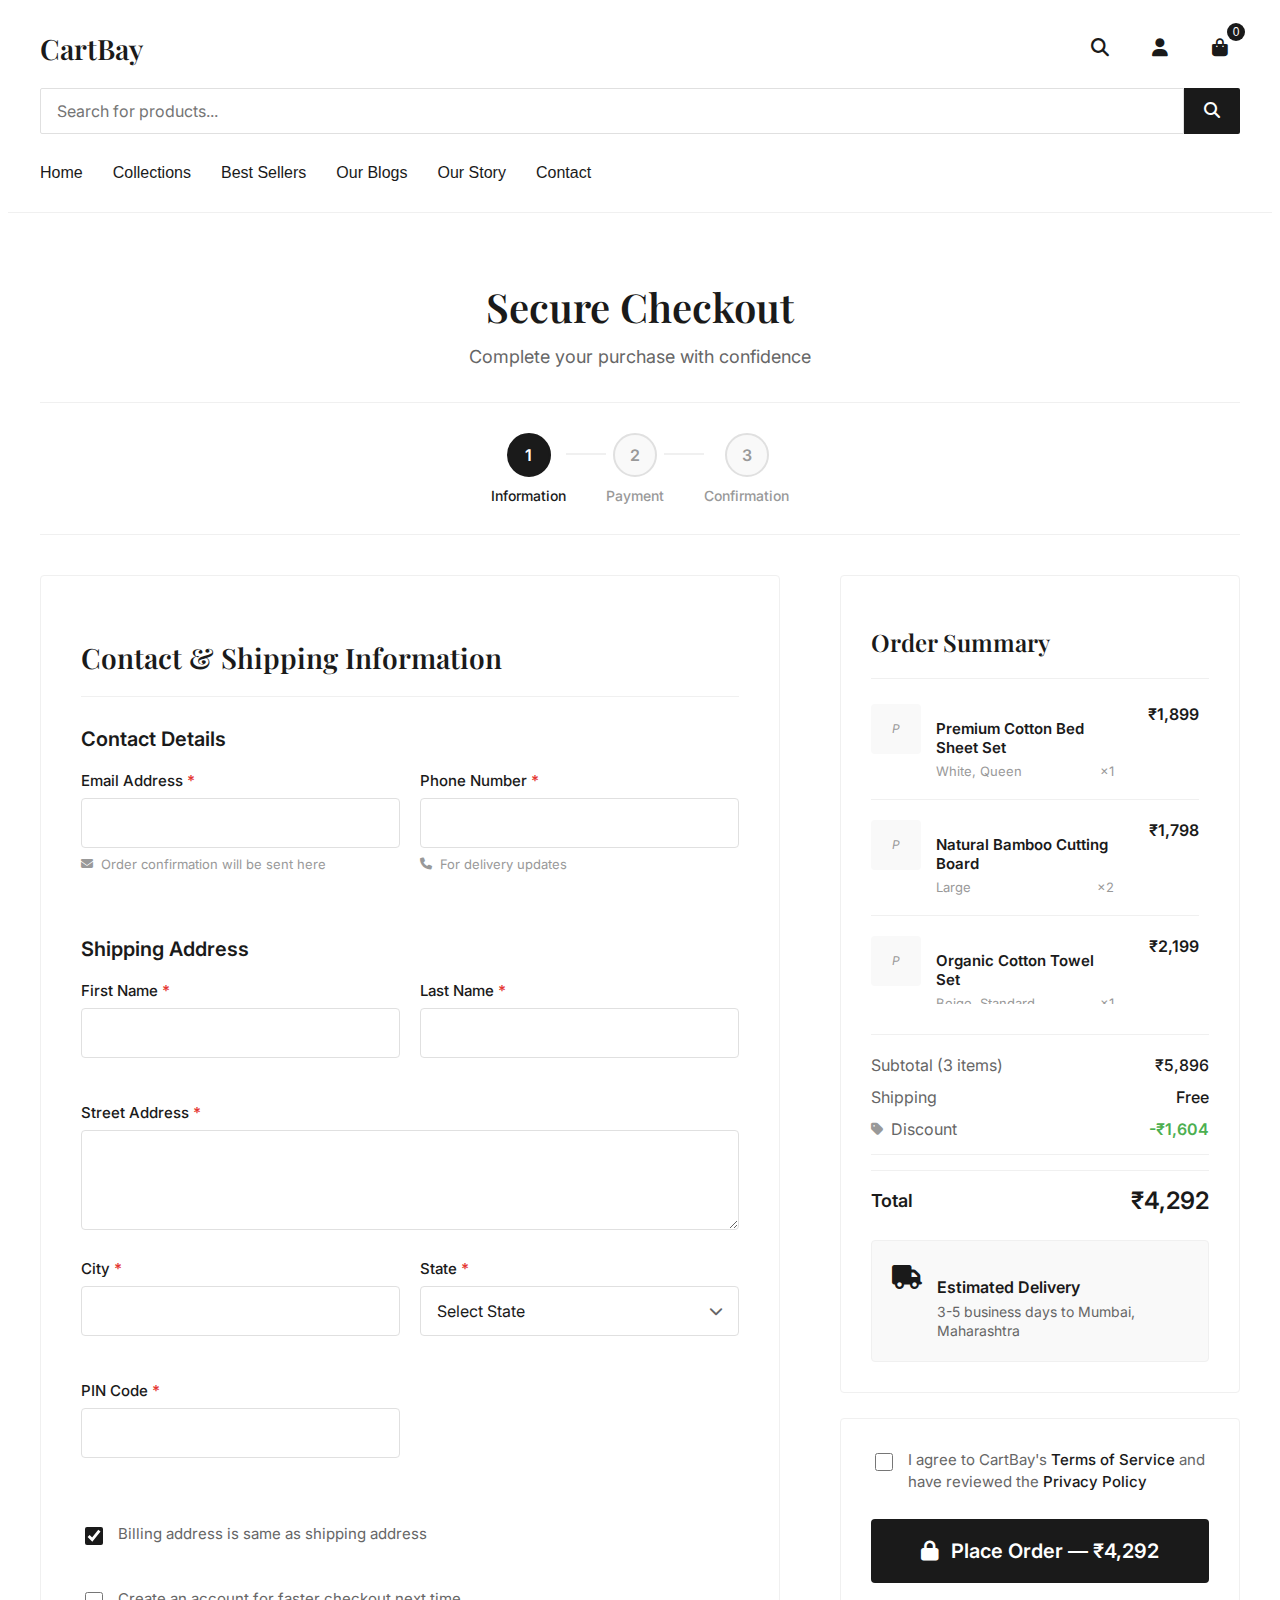
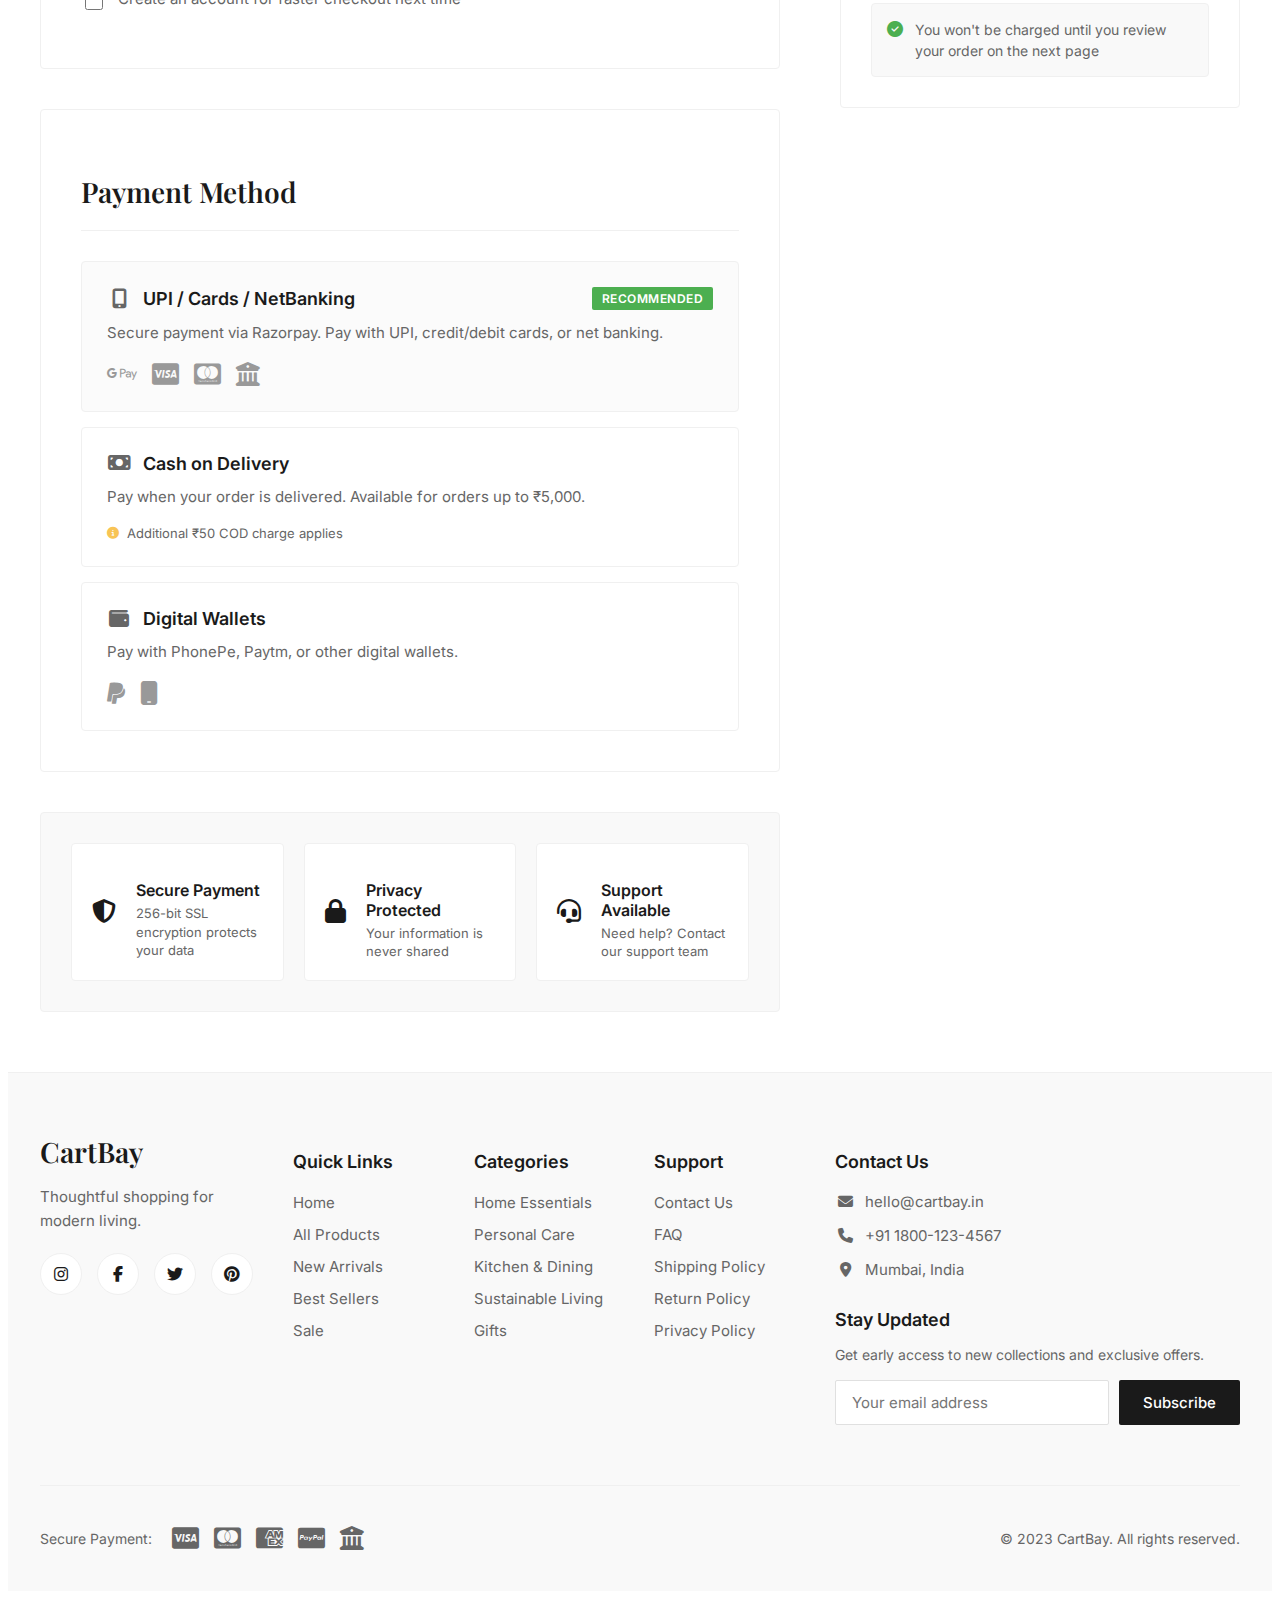
<file: checkout.html>
<!DOCTYPE html>
<html lang="en">
<head>
    <meta charset="UTF-8">
    <meta name="viewport" content="width=device-width, initial-scale=1.0">
    <title>Secure Checkout | CartBay</title>
    <link rel="preconnect" href="https://fonts.googleapis.com">
    <link rel="preconnect" href="https://fonts.gstatic.com" crossorigin>
    <link href="https://fonts.googleapis.com/css2?family=Playfair+Display:wght@400;500;600&family=Inter:wght@300;400;500&display=swap" rel="stylesheet">
    <link rel="stylesheet" href="style.css">
    <link rel="stylesheet" href="https://cdnjs.cloudflare.com/ajax/libs/font-awesome/6.4.0/css/all.min.css">
</head>
<body>
        <header class="cb-header">
            <div class="cb-header__inner">
                <!-- Logo and Mobile Menu Toggle -->
                <div class="cb-header__top">
                    <button class="cb-header__mobile-toggle" id="mobileMenuToggle">
                        <i class="fas fa-bars"></i>
                    </button>
                    
                    <div class="cb-header__logo">
                        <a href="#" class="cb-header__logo-link">
                            <span class="cb-header__logo-text">CartBay</span>
                        </a>
                    </div>
                    
                    <div class="cb-header__right">
                        <div class="cb-header__search">
                            <button class="cb-header__search-toggle" id="searchToggle">
                                <i class="fas fa-search"></i>
                            </button>
                        </div>
                        
                        <div class="cb-header__user">
                            <a href="#" class="cb-header__user-link">
                                <i class="fas fa-user"></i>
                            </a>
                        </div>
                        
                        <div class="cb-header__cart">
                            <a href="cart.html" class="cb-header__cart-link">
                                <i class="fas fa-shopping-bag"></i>
                                <span class="cb-header__cart-count">0</span>
                            </a>
                        </div>
                    </div>
                </div>
                
                <!-- Search Bar (Hidden on Mobile by default) -->
                <div class="cb-header__search-bar" id="searchBar">
                    <form class="cb-header__search-form">
                        <input type="text" class="cb-header__search-input" placeholder="Search for products...">
                        <button type="submit" class="cb-header__search-submit">
                            <i class="fas fa-search"></i>
                        </button>
                    </form>
                    <button class="cb-header__search-close" id="searchClose">
                        <i class="fas fa-times"></i>
                    </button>
                </div>
                
                <!-- Main Navigation -->
                <nav class="cb-header__nav" id="mainNav">
                    <ul class="cb-header__nav-list">
                        <li class="cb-header__nav-item">
                            <a href="index.html" class="cb-header__nav-link">Home</a>
                        </li>
                        <li class="cb-header__nav-item cb-header__nav-item--has-dropdown">
                            <a href="#" class="cb-header__nav-link">Collections</a>
                            <div class="cb-header__dropdown">
                                <a href="#" class="cb-header__dropdown-link">Home Essentials</a>
                                <a href="#" class="cb-header__dropdown-link">Personal Care</a>
                                <a href="#" class="cb-header__dropdown-link">Kitchen & Dining</a>
                                <a href="#" class="cb-header__dropdown-link">Sustainable Living</a>
                            </div>
                        </li>
                        <li class="cb-header__nav-item">
                            <a href="all-products.html" class="cb-header__nav-link">Best Sellers</a>
                        </li>
                        <li class="cb-header__nav-item">
                            <a href="blogs.html" class="cb-header__nav-link">Our Blogs</a>
                        </li>
                        <li class="cb-header__nav-item">
                            <a href="about.html" class="cb-header__nav-link">Our Story</a>
                        </li>
                        <li class="cb-header__nav-item">
                            <a href="contact.html" class="cb-header__nav-link">Contact</a>
                        </li>
                    </ul>
                    
                    <!-- Mobile-only additional links -->
                    <div class="cb-header__mobile-extras">
                        <a href="#" class="cb-header__mobile-link">
                            <i class="fas fa-user"></i>
                            My Account
                        </a>
                        <a href="#" class="cb-header__mobile-link">
                            <i class="fas fa-heart"></i>
                            Wishlist
                        </a>
                        <a href="#" class="cb-header__mobile-link">
                            <i class="fas fa-question-circle"></i>
                            Help Center
                        </a>
                    </div>
                </nav>
            </div>
        </header>

    <!-- Checkout Page Container -->
    <div class="cb-checkout-container">
        
        <!-- Section 1: Checkout Intro -->
        <section class="cb-checkout-intro">
            <div class="cb-checkout-intro__inner">
                <h1 class="cb-checkout-intro__title">Secure Checkout</h1>
                <p class="cb-checkout-intro__reassurance">Complete your purchase with confidence</p>
            </div>
        </section>

        <!-- Checkout Progress Indicator -->
        <div class="cb-checkout-progress">
            <div class="cb-checkout-progress__inner">
                <div class="cb-checkout-progress__step cb-checkout-progress__step--active">
                    <div class="cb-checkout-progress__step-number">1</div>
                    <div class="cb-checkout-progress__step-label">Information</div>
                </div>
                <div class="cb-checkout-progress__step">
                    <div class="cb-checkout-progress__step-number">2</div>
                    <div class="cb-checkout-progress__step-label">Payment</div>
                </div>
                <div class="cb-checkout-progress__step">
                    <div class="cb-checkout-progress__step-number">3</div>
                    <div class="cb-checkout-progress__step-label">Confirmation</div>
                </div>
            </div>
        </div>

        <!-- Main Checkout Content -->
        <div class="cb-checkout-content">
            
            <!-- Left Column: Form & Payment -->
            <div class="cb-checkout-main">
                
                <!-- Section 2: Checkout Form -->
                <section class="cb-checkout-form">
                    <div class="cb-checkout-form__inner">
                        <h2 class="cb-checkout-form__title">Contact & Shipping Information</h2>
                        
                        <form class="cb-checkout-form__form" id="checkoutForm">
                            
                            <!-- Contact Details -->
                            <div class="cb-checkout-form__section">
                                <h3 class="cb-checkout-form__section-title">Contact Details</h3>
                                
                                <div class="cb-checkout-form__row">
                                    <div class="cb-checkout-form__field">
                                        <label for="checkout-email" class="cb-checkout-form__label">
                                            Email Address
                                            <span class="cb-checkout-form__required">*</span>
                                        </label>
                                        <input type="email" id="checkout-email" class="cb-checkout-form__input" required>
                                        <div class="cb-checkout-form__field-note">
                                            <i class="fas fa-envelope"></i>
                                            Order confirmation will be sent here
                                        </div>
                                    </div>
                                    
                                    <div class="cb-checkout-form__field">
                                        <label for="checkout-phone" class="cb-checkout-form__label">
                                            Phone Number
                                            <span class="cb-checkout-form__required">*</span>
                                        </label>
                                        <input type="tel" id="checkout-phone" class="cb-checkout-form__input" required>
                                        <div class="cb-checkout-form__field-note">
                                            <i class="fas fa-phone"></i>
                                            For delivery updates
                                        </div>
                                    </div>
                                </div>
                            </div>
                            
                            <!-- Shipping Address -->
                            <div class="cb-checkout-form__section">
                                <h3 class="cb-checkout-form__section-title">Shipping Address</h3>
                                
                                <div class="cb-checkout-form__row">
                                    <div class="cb-checkout-form__field">
                                        <label for="checkout-first-name" class="cb-checkout-form__label">
                                            First Name
                                            <span class="cb-checkout-form__required">*</span>
                                        </label>
                                        <input type="text" id="checkout-first-name" class="cb-checkout-form__input" required>
                                    </div>
                                    
                                    <div class="cb-checkout-form__field">
                                        <label for="checkout-last-name" class="cb-checkout-form__label">
                                            Last Name
                                            <span class="cb-checkout-form__required">*</span>
                                        </label>
                                        <input type="text" id="checkout-last-name" class="cb-checkout-form__input" required>
                                    </div>
                                </div>
                                
                                <div class="cb-checkout-form__field">
                                    <label for="checkout-address" class="cb-checkout-form__label">
                                        Street Address
                                        <span class="cb-checkout-form__required">*</span>
                                    </label>
                                    <textarea id="checkout-address" class="cb-checkout-form__textarea" rows="3" required></textarea>
                                </div>
                                
                                <div class="cb-checkout-form__row">
                                    <div class="cb-checkout-form__field">
                                        <label for="checkout-city" class="cb-checkout-form__label">
                                            City
                                            <span class="cb-checkout-form__required">*</span>
                                        </label>
                                        <input type="text" id="checkout-city" class="cb-checkout-form__input" required>
                                    </div>
                                    
                                    <div class="cb-checkout-form__field">
                                        <label for="checkout-state" class="cb-checkout-form__label">
                                            State
                                            <span class="cb-checkout-form__required">*</span>
                                        </label>
                                        <div class="cb-checkout-form__select-wrapper">
                                            <select id="checkout-state" class="cb-checkout-form__select" required>
                                                <option value="">Select State</option>
                                                <option value="MH">Maharashtra</option>
                                                <option value="DL">Delhi</option>
                                                <option value="KA">Karnataka</option>
                                                <option value="TN">Tamil Nadu</option>
                                                <option value="GJ">Gujarat</option>
                                                <option value="RJ">Rajasthan</option>
                                                <option value="UP">Uttar Pradesh</option>
                                                <option value="WB">West Bengal</option>
                                                <option value="AP">Andhra Pradesh</option>
                                                <option value="TS">Telangana</option>
                                            </select>
                                            <i class="fas fa-chevron-down cb-checkout-form__select-icon"></i>
                                        </div>
                                    </div>
                                    
                                    <div class="cb-checkout-form__field">
                                        <label for="checkout-pincode" class="cb-checkout-form__label">
                                            PIN Code
                                            <span class="cb-checkout-form__required">*</span>
                                        </label>
                                        <input type="text" id="checkout-pincode" class="cb-checkout-form__input" required>
                                    </div>
                                </div>
                            </div>
                            
                            <!-- Billing Address (Optional) -->
                            <div class="cb-checkout-form__section">
                                <div class="cb-checkout-form__checkbox-row">
                                    <label class="cb-checkout-form__checkbox-label">
                                        <input type="checkbox" id="same-billing" class="cb-checkout-form__checkbox" checked>
                                        <span class="cb-checkout-form__checkbox-text">
                                            Billing address is same as shipping address
                                        </span>
                                    </label>
                                </div>
                                
                                <div class="cb-checkout-form__billing" id="billingSection" style="display: none;">
                                    <h3 class="cb-checkout-form__section-title">Billing Address</h3>
                                    <!-- Billing fields would go here -->
                                </div>
                            </div>
                            
                            <!-- Guest Checkout Option -->
                            <div class="cb-checkout-form__section">
                                <div class="cb-checkout-form__checkbox-row">
                                    <label class="cb-checkout-form__checkbox-label">
                                        <input type="checkbox" id="create-account" class="cb-checkout-form__checkbox">
                                        <span class="cb-checkout-form__checkbox-text">
                                            Create an account for faster checkout next time
                                        </span>
                                    </label>
                                </div>
                            </div>
                            
                        </form>
                    </div>
                </section>
                
                <!-- Section 4: Payment Methods -->
                <section class="cb-checkout-payment">
                    <div class="cb-checkout-payment__inner">
                        <h2 class="cb-checkout-payment__title">Payment Method</h2>
                        
                        <div class="cb-checkout-payment__methods">
                            <!-- Razorpay / UPI -->
                            <div class="cb-checkout-payment__method">
                                <label class="cb-checkout-payment__method-label">
                                    <input type="radio" name="payment-method" class="cb-checkout-payment__radio" value="razorpay" checked>
                                    <div class="cb-checkout-payment__method-content">
                                        <div class="cb-checkout-payment__method-header">
                                            <div class="cb-checkout-payment__method-title">
                                                <i class="fas fa-mobile-alt cb-checkout-payment__method-icon"></i>
                                                UPI / Cards / NetBanking
                                            </div>
                                            <div class="cb-checkout-payment__method-badge">Recommended</div>
                                        </div>
                                        <p class="cb-checkout-payment__method-description">Secure payment via Razorpay. Pay with UPI, credit/debit cards, or net banking.</p>
                                        <div class="cb-checkout-payment__logos">
                                            <i class="fab fa-google-pay cb-checkout-payment__logo"></i>
                                            <i class="fab fa-cc-visa cb-checkout-payment__logo"></i>
                                            <i class="fab fa-cc-mastercard cb-checkout-payment__logo"></i>
                                            <i class="fas fa-university cb-checkout-payment__logo"></i>
                                        </div>
                                    </div>
                                </label>
                            </div>
                            
                            <!-- Cash on Delivery -->
                            <div class="cb-checkout-payment__method">
                                <label class="cb-checkout-payment__method-label">
                                    <input type="radio" name="payment-method" class="cb-checkout-payment__radio" value="cod">
                                    <div class="cb-checkout-payment__method-content">
                                        <div class="cb-checkout-payment__method-header">
                                            <div class="cb-checkout-payment__method-title">
                                                <i class="fas fa-money-bill cb-checkout-payment__method-icon"></i>
                                                Cash on Delivery
                                            </div>
                                        </div>
                                        <p class="cb-checkout-payment__method-description">Pay when your order is delivered. Available for orders up to ₹5,000.</p>
                                        <div class="cb-checkout-payment__note">
                                            <i class="fas fa-info-circle"></i>
                                            Additional ₹50 COD charge applies
                                        </div>
                                    </div>
                                </label>
                            </div>
                            
                            <!-- Wallet -->
                            <div class="cb-checkout-payment__method">
                                <label class="cb-checkout-payment__method-label">
                                    <input type="radio" name="payment-method" class="cb-checkout-payment__radio" value="wallet">
                                    <div class="cb-checkout-payment__method-content">
                                        <div class="cb-checkout-payment__method-header">
                                            <div class="cb-checkout-payment__method-title">
                                                <i class="fas fa-wallet cb-checkout-payment__method-icon"></i>
                                                Digital Wallets
                                            </div>
                                        </div>
                                        <p class="cb-checkout-payment__method-description">Pay with PhonePe, Paytm, or other digital wallets.</p>
                                        <div class="cb-checkout-payment__logos">
                                            <i class="fab fa-paypal cb-checkout-payment__logo"></i>
                                            <i class="fas fa-mobile cb-checkout-payment__logo"></i>
                                        </div>
                                    </div>
                                </label>
                            </div>
                        </div>
                    </div>
                </section>

                <!-- Section 6: Trust & Security -->
                <section class="cb-checkout-trust">
                    <div class="cb-checkout-trust__inner">
                        <div class="cb-checkout-trust__items">
                            <div class="cb-checkout-trust__item">
                                <div class="cb-checkout-trust__icon">
                                    <i class="fas fa-shield-alt"></i>
                                </div>
                                <div class="cb-checkout-trust__content">
                                    <h3 class="cb-checkout-trust__title">Secure Payment</h3>
                                    <p class="cb-checkout-trust__text">256-bit SSL encryption protects your data</p>
                                </div>
                            </div>
                            
                            <div class="cb-checkout-trust__item">
                                <div class="cb-checkout-trust__icon">
                                    <i class="fas fa-lock"></i>
                                </div>
                                <div class="cb-checkout-trust__content">
                                    <h3 class="cb-checkout-trust__title">Privacy Protected</h3>
                                    <p class="cb-checkout-trust__text">Your information is never shared</p>
                                </div>
                            </div>
                            
                            <div class="cb-checkout-trust__item">
                                <div class="cb-checkout-trust__icon">
                                    <i class="fas fa-headset"></i>
                                </div>
                                <div class="cb-checkout-trust__content">
                                    <h3 class="cb-checkout-trust__title">Support Available</h3>
                                    <p class="cb-checkout-trust__text">Need help? Contact our support team</p>
                                </div>
                            </div>
                        </div>
                    </div>
                </section>
                
            </div>
            
            <!-- Right Column: Order Summary & Actions -->
            <div class="cb-checkout-sidebar">
                
                <!-- Section 3: Order Summary -->
                <section class="cb-checkout-summary">
                    <div class="cb-checkout-summary__inner">
                        <h2 class="cb-checkout-summary__title">Order Summary</h2>
                        
                        <!-- Order Items -->
                        <div class="cb-checkout-summary__items">
                            <div class="cb-checkout-summary__item">
                                <div class="cb-checkout-summary__item-image">
                                    <div class="cb-checkout-summary__image-placeholder">P</div>
                                </div>
                                <div class="cb-checkout-summary__item-details">
                                    <h3 class="cb-checkout-summary__item-title">Premium Cotton Bed Sheet Set</h3>
                                    <div class="cb-checkout-summary__item-meta">
                                        <span class="cb-checkout-summary__item-option">White, Queen</span>
                                        <span class="cb-checkout-summary__item-quantity">×1</span>
                                    </div>
                                </div>
                                <div class="cb-checkout-summary__item-price">₹1,899</div>
                            </div>
                            
                            <div class="cb-checkout-summary__item">
                                <div class="cb-checkout-summary__item-image">
                                    <div class="cb-checkout-summary__image-placeholder">P</div>
                                </div>
                                <div class="cb-checkout-summary__item-details">
                                    <h3 class="cb-checkout-summary__item-title">Natural Bamboo Cutting Board</h3>
                                    <div class="cb-checkout-summary__item-meta">
                                        <span class="cb-checkout-summary__item-option">Large</span>
                                        <span class="cb-checkout-summary__item-quantity">×2</span>
                                    </div>
                                </div>
                                <div class="cb-checkout-summary__item-price">₹1,798</div>
                            </div>
                            
                            <div class="cb-checkout-summary__item">
                                <div class="cb-checkout-summary__item-image">
                                    <div class="cb-checkout-summary__image-placeholder">P</div>
                                </div>
                                <div class="cb-checkout-summary__item-details">
                                    <h3 class="cb-checkout-summary__item-title">Organic Cotton Towel Set</h3>
                                    <div class="cb-checkout-summary__item-meta">
                                        <span class="cb-checkout-summary__item-option">Beige, Standard</span>
                                        <span class="cb-checkout-summary__item-quantity">×1</span>
                                    </div>
                                </div>
                                <div class="cb-checkout-summary__item-price">₹2,199</div>
                            </div>
                        </div>
                        
                        <!-- Order Totals -->
                        <div class="cb-checkout-summary__totals">
                            <div class="cb-checkout-summary__total-row">
                                <span class="cb-checkout-summary__total-label">Subtotal (3 items)</span>
                                <span class="cb-checkout-summary__total-value">₹5,896</span>
                            </div>
                            
                            <div class="cb-checkout-summary__total-row">
                                <span class="cb-checkout-summary__total-label">Shipping</span>
                                <span class="cb-checkout-summary__total-value">Free</span>
                            </div>
                            
                            <div class="cb-checkout-summary__total-row cb-checkout-summary__total-row--discount">
                                <span class="cb-checkout-summary__total-label">
                                    <i class="fas fa-tag"></i>
                                    Discount
                                </span>
                                <span class="cb-checkout-summary__total-value">-₹1,604</span>
                            </div>
                            
                            <div class="cb-checkout-summary__divider"></div>
                            
                            <div class="cb-checkout-summary__total-row cb-checkout-summary__total-row--final">
                                <span class="cb-checkout-summary__total-label">Total</span>
                                <span class="cb-checkout-summary__total-value">₹4,292</span>
                            </div>
                        </div>
                        
                        <!-- Delivery Estimate -->
                        <div class="cb-checkout-summary__delivery">
                            <div class="cb-checkout-summary__delivery-icon">
                                <i class="fas fa-truck"></i>
                            </div>
                            <div class="cb-checkout-summary__delivery-content">
                                <h3 class="cb-checkout-summary__delivery-title">Estimated Delivery</h3>
                                <p class="cb-checkout-summary__delivery-text">3-5 business days to Mumbai, Maharashtra</p>
                            </div>
                        </div>
                    </div>
                </section>
                
                <!-- Section 5: Place Order Section -->
                <section class="cb-checkout-action">
                    <div class="cb-checkout-action__inner">
                        <!-- Terms Acceptance -->
                        <div class="cb-checkout-action__terms">
                            <label class="cb-checkout-action__terms-label">
                                <input type="checkbox" id="accept-terms" class="cb-checkout-action__terms-checkbox" required>
                                <span class="cb-checkout-action__terms-text">
                                    I agree to CartBay's 
                                    <a href="#" class="cb-checkout-action__terms-link">Terms of Service</a> 
                                    and have reviewed the 
                                    <a href="#" class="cb-checkout-action__terms-link">Privacy Policy</a>
                                </span>
                            </label>
                        </div>
                        
                        <!-- Place Order Button -->
                        <button type="submit" form="checkoutForm" class="cb-checkout-action__button">
                            <i class="fas fa-lock"></i>
                            Place Order — ₹4,292
                        </button>
                        
                        <!-- Final Reassurance -->
                        <div class="cb-checkout-action__reassurance">
                            <i class="fas fa-check-circle"></i>
                            <p class="cb-checkout-action__reassurance-text">
                                You won't be charged until you review your order on the next page
                            </p>
                        </div>
                    </div>
                </section>

            </div>
        </div>

    </div>

       <!-- FOOTER SECTION -->
        <footer class="cb-footer">
            <div class="cb-footer__inner">
                <!-- Main Footer Content -->
                <div class="cb-footer__main">
                    <!-- Brand Column -->
                    <div class="cb-footer__brand">
                        <div class="cb-footer__logo">
                            <a href="#" class="cb-footer__logo-link">
                                <span class="cb-footer__logo-text">CartBay</span>
                            </a>
                        </div>
                        <p class="cb-footer__tagline">Thoughtful shopping for modern living.</p>
                        <div class="cb-footer__social">
                            <a href="#" class="cb-footer__social-link">
                                <i class="fab fa-instagram"></i>
                            </a>
                            <a href="#" class="cb-footer__social-link">
                                <i class="fab fa-facebook-f"></i>
                            </a>
                            <a href="#" class="cb-footer__social-link">
                                <i class="fab fa-twitter"></i>
                            </a>
                            <a href="#" class="cb-footer__social-link">
                                <i class="fab fa-pinterest"></i>
                            </a>
                        </div>
                    </div>
                    
                    <!-- Quick Links -->
                    <div class="cb-footer__links">
                        <h3 class="cb-footer__links-title">Quick Links</h3>
                        <ul class="cb-footer__links-list">
                            <li class="cb-footer__links-item">
                                <a href="#" class="cb-footer__links-link">Home</a>
                            </li>
                            <li class="cb-footer__links-item">
                                <a href="#" class="cb-footer__links-link">All Products</a>
                            </li>
                            <li class="cb-footer__links-item">
                                <a href="#" class="cb-footer__links-link">New Arrivals</a>
                            </li>
                            <li class="cb-footer__links-item">
                                <a href="#" class="cb-footer__links-link">Best Sellers</a>
                            </li>
                            <li class="cb-footer__links-item">
                                <a href="#" class="cb-footer__links-link">Sale</a>
                            </li>
                        </ul>
                    </div>
                    
                    <!-- Categories -->
                    <div class="cb-footer__links">
                        <h3 class="cb-footer__links-title">Categories</h3>
                        <ul class="cb-footer__links-list">
                            <li class="cb-footer__links-item">
                                <a href="#" class="cb-footer__links-link">Home Essentials</a>
                            </li>
                            <li class="cb-footer__links-item">
                                <a href="#" class="cb-footer__links-link">Personal Care</a>
                            </li>
                            <li class="cb-footer__links-item">
                                <a href="#" class="cb-footer__links-link">Kitchen & Dining</a>
                            </li>
                            <li class="cb-footer__links-item">
                                <a href="#" class="cb-footer__links-link">Sustainable Living</a>
                            </li>
                            <li class="cb-footer__links-item">
                                <a href="#" class="cb-footer__links-link">Gifts</a>
                            </li>
                        </ul>
                    </div>
                    
                    <!-- Support -->
                    <div class="cb-footer__links">
                        <h3 class="cb-footer__links-title">Support</h3>
                        <ul class="cb-footer__links-list">
                            <li class="cb-footer__links-item">
                                <a href="#" class="cb-footer__links-link">Contact Us</a>
                            </li>
                            <li class="cb-footer__links-item">
                                <a href="#" class="cb-footer__links-link">FAQ</a>
                            </li>
                            <li class="cb-footer__links-item">
                                <a href="#" class="cb-footer__links-link">Shipping Policy</a>
                            </li>
                            <li class="cb-footer__links-item">
                                <a href="#" class="cb-footer__links-link">Return Policy</a>
                            </li>
                            <li class="cb-footer__links-item">
                                <a href="#" class="cb-footer__links-link">Privacy Policy</a>
                            </li>
                        </ul>
                    </div>
                    
                    <!-- Contact Info -->
                    <div class="cb-footer__contact">
                        <h3 class="cb-footer__contact-title">Contact Us</h3>
                        <div class="cb-footer__contact-info">
                            <div class="cb-footer__contact-item">
                                <i class="fas fa-envelope"></i>
                                <span>hello@cartbay.in</span>
                            </div>
                            <div class="cb-footer__contact-item">
                                <i class="fas fa-phone"></i>
                                <span>+91 1800-123-4567</span>
                            </div>
                            <div class="cb-footer__contact-item">
                                <i class="fas fa-map-marker-alt"></i>
                                <span>Mumbai, India</span>
                            </div>
                        </div>
                        
                        <!-- Newsletter Signup -->
                        <div class="cb-footer__newsletter">
                            <h4 class="cb-footer__newsletter-title">Stay Updated</h4>
                            <p class="cb-footer__newsletter-text">Get early access to new collections and exclusive offers.</p>
                            <form class="cb-footer__newsletter-form">
                                <input type="email" class="cb-footer__newsletter-input" placeholder="Your email address">
                                <button type="submit" class="cb-footer__newsletter-submit">Subscribe</button>
                            </form>
                        </div>
                    </div>
                </div>
                
                <!-- Footer Bottom -->
                <div class="cb-footer__bottom">
                    <div class="cb-footer__payment">
                        <span class="cb-footer__payment-text">Secure Payment:</span>
                        <div class="cb-footer__payment-icons">
                            <i class="fab fa-cc-visa"></i>
                            <i class="fab fa-cc-mastercard"></i>
                            <i class="fab fa-cc-amex"></i>
                            <i class="fab fa-cc-paypal"></i>
                            <i class="fas fa-university"></i>
                        </div>
                    </div>
                    
                    <div class="cb-footer__copyright">
                        <p>&copy; 2023 CartBay. All rights reserved.</p>
                    </div>
                </div>
            </div>
        </footer>





    <!-- JavaScript for checkout interactions -->
     <script src="script.js"></script>
    <!-- <script>
        document.addEventListener('DOMContentLoaded', function() {
            // Billing address toggle
            const sameBillingCheckbox = document.getElementById('same-billing');
            const billingSection = document.getElementById('billingSection');
            
            if (sameBillingCheckbox && billingSection) {
                sameBillingCheckbox.addEventListener('change', function() {
                    if (!this.checked) {
                        billingSection.style.display = 'block';
                    } else {
                        billingSection.style.display = 'none';
                    }
                });
            }
            
            // Form validation styling
            const formInputs = document.querySelectorAll('.cb-checkout-form__input, .cb-checkout-form__textarea, .cb-checkout-form__select');
            formInputs.forEach(input => {
                // Focus styling
                input.addEventListener('focus', function() {
                    this.parentElement.classList.add('cb-checkout-form__field--focused');
                });
                
                input.addEventListener('blur', function() {
                    this.parentElement.classList.remove('cb-checkout-form__field--focused');
                    
                    // Validation styling
                    if (this.checkValidity()) {
                        this.parentElement.classList.add('cb-checkout-form__field--valid');
                        this.parentElement.classList.remove('cb-checkout-form__field--error');
                    } else if (this.required && this.value.trim() === '') {
                        this.parentElement.classList.add('cb-checkout-form__field--error');
                        this.parentElement.classList.remove('cb-checkout-form__field--valid');
                    }
                });
                
                // Real-time validation for specific fields
                if (input.type === 'email') {
                    input.addEventListener('input', function() {
                        const isValid = this.checkValidity();
                        if (this.value.trim() === '') {
                            this.parentElement.classList.remove('cb-checkout-form__field--error', 'cb-checkout-form__field--valid');
                        } else if (isValid) {
                            this.parentElement.classList.add('cb-checkout-form__field--valid');
                            this.parentElement.classList.remove('cb-checkout-form__field--error');
                        } else {
                            this.parentElement.classList.add('cb-checkout-form__field--error');
                            this.parentElement.classList.remove('cb-checkout-form__field--valid');
                        }
                    });
                }
                
                // PIN code validation (6 digits)
                if (input.id === 'checkout-pincode') {
                    input.addEventListener('input', function() {
                        const value = this.value.trim();
                        const isValid = /^\d{6}$/.test(value);
                        
                        if (value === '') {
                            this.parentElement.classList.remove('cb-checkout-form__field--error', 'cb-checkout-form__field--valid');
                        } else if (isValid) {
                            this.parentElement.classList.add('cb-checkout-form__field--valid');
                            this.parentElement.classList.remove('cb-checkout-form__field--error');
                        } else {
                            this.parentElement.classList.add('cb-checkout-form__field--error');
                            this.parentElement.classList.remove('cb-checkout-form__field--valid');
                        }
                    });
                }
            });
            
            // Payment method selection
            const paymentRadios = document.querySelectorAll('.cb-checkout-payment__radio');
            const paymentMethodLabels = document.querySelectorAll('.cb-checkout-payment__method-label');
            
            paymentRadios.forEach((radio, index) => {
                radio.addEventListener('change', function() {
                    // Remove selected class from all
                    paymentMethodLabels.forEach(label => {
                        label.classList.remove('cb-checkout-payment__method-label--selected');
                    });
                    
                    // Add selected class to current
                    if (this.checked) {
                        paymentMethodLabels[index].classList.add('cb-checkout-payment__method-label--selected');
                    }
                });
                
                // Set initial selected state
                if (radio.checked) {
                    paymentMethodLabels[index].classList.add('cb-checkout-payment__method-label--selected');
                }
            });
            
            // Terms checkbox styling
            const termsCheckbox = document.getElementById('accept-terms');
            const termsLabel = document.querySelector('.cb-checkout-action__terms-label');
            
            if (termsCheckbox && termsLabel) {
                termsCheckbox.addEventListener('change', function() {
                    if (this.checked) {
                        termsLabel.classList.add('cb-checkout-action__terms-label--checked');
                    } else {
                        termsLabel.classList.remove('cb-checkout-action__terms-label--checked');
                    }
                });
            }
            
            // Form submission
            const checkoutForm = document.getElementById('checkoutForm');
            const placeOrderBtn = document.querySelector('.cb-checkout-action__button');
            
            if (checkoutForm && placeOrderBtn) {
                checkoutForm.addEventListener('submit', function(e) {
                    e.preventDefault();
                    
                    // Check if terms are accepted
                    if (termsCheckbox && !termsCheckbox.checked) {
                        termsLabel.classList.add('cb-checkout-action__terms-label--error');
                        termsLabel.scrollIntoView({ behavior: 'smooth', block: 'center' });
                        return;
                    }
                    
                    // Show loading state
                    const originalText = placeOrderBtn.innerHTML;
                    placeOrderBtn.innerHTML = '<i class="fas fa-spinner fa-spin"></i> Processing...';
                    placeOrderBtn.disabled = true;
                    
                    // In real implementation, this would submit to WooCommerce
                    // For demo, simulate processing
                    setTimeout(() => {
                        // Simulate success
                        placeOrderBtn.innerHTML = '<i class="fas fa-check"></i> Order Placed!';
                        placeOrderBtn.style.backgroundColor = '#4CAF50';
                        
                        // In real implementation, redirect to thank you page
                        setTimeout(() => {
                            console.log('Redirecting to thank you page...');
                            // window.location.href = '/thank-you';
                        }, 1500);
                    }, 2000);
                });
            }
            
            // Trust item hover effects
            const trustItems = document.querySelectorAll('.cb-checkout-trust__item');
            trustItems.forEach(item => {
                item.addEventListener('mouseenter', function() {
                    this.style.transform = 'translateY(-3px)';
                });
                
                item.addEventListener('mouseleave', function() {
                    this.style.transform = 'translateY(0)';
                });
            });
            
            // Place order button hover effect
            if (placeOrderBtn) {
                placeOrderBtn.addEventListener('mouseenter', function() {
                    if (!this.disabled) {
                        this.style.transform = 'translateY(-2px)';
                    }
                });
                
                placeOrderBtn.addEventListener('mouseleave', function() {
                    if (!this.disabled) {
                        this.style.transform = 'translateY(0)';
                    }
                });
            }
        });
    </script> -->
</body>
</html>
</file>
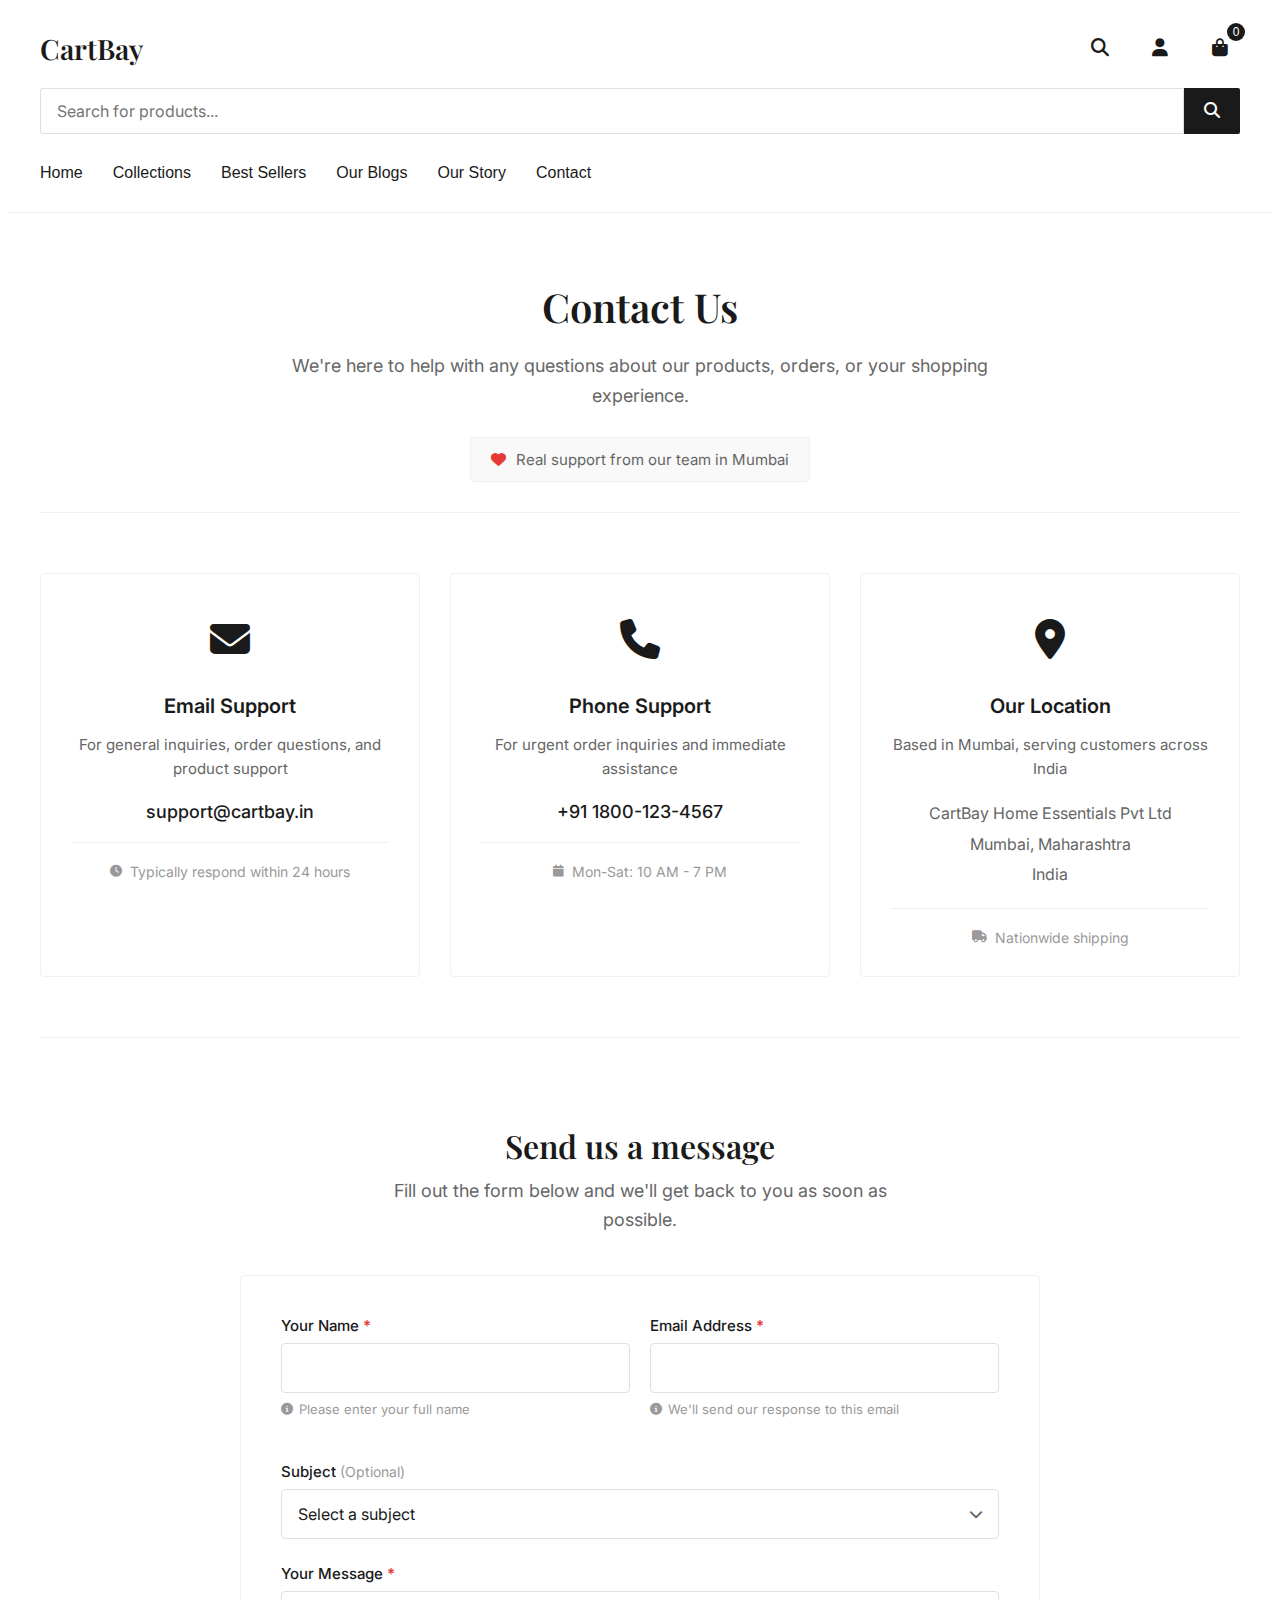
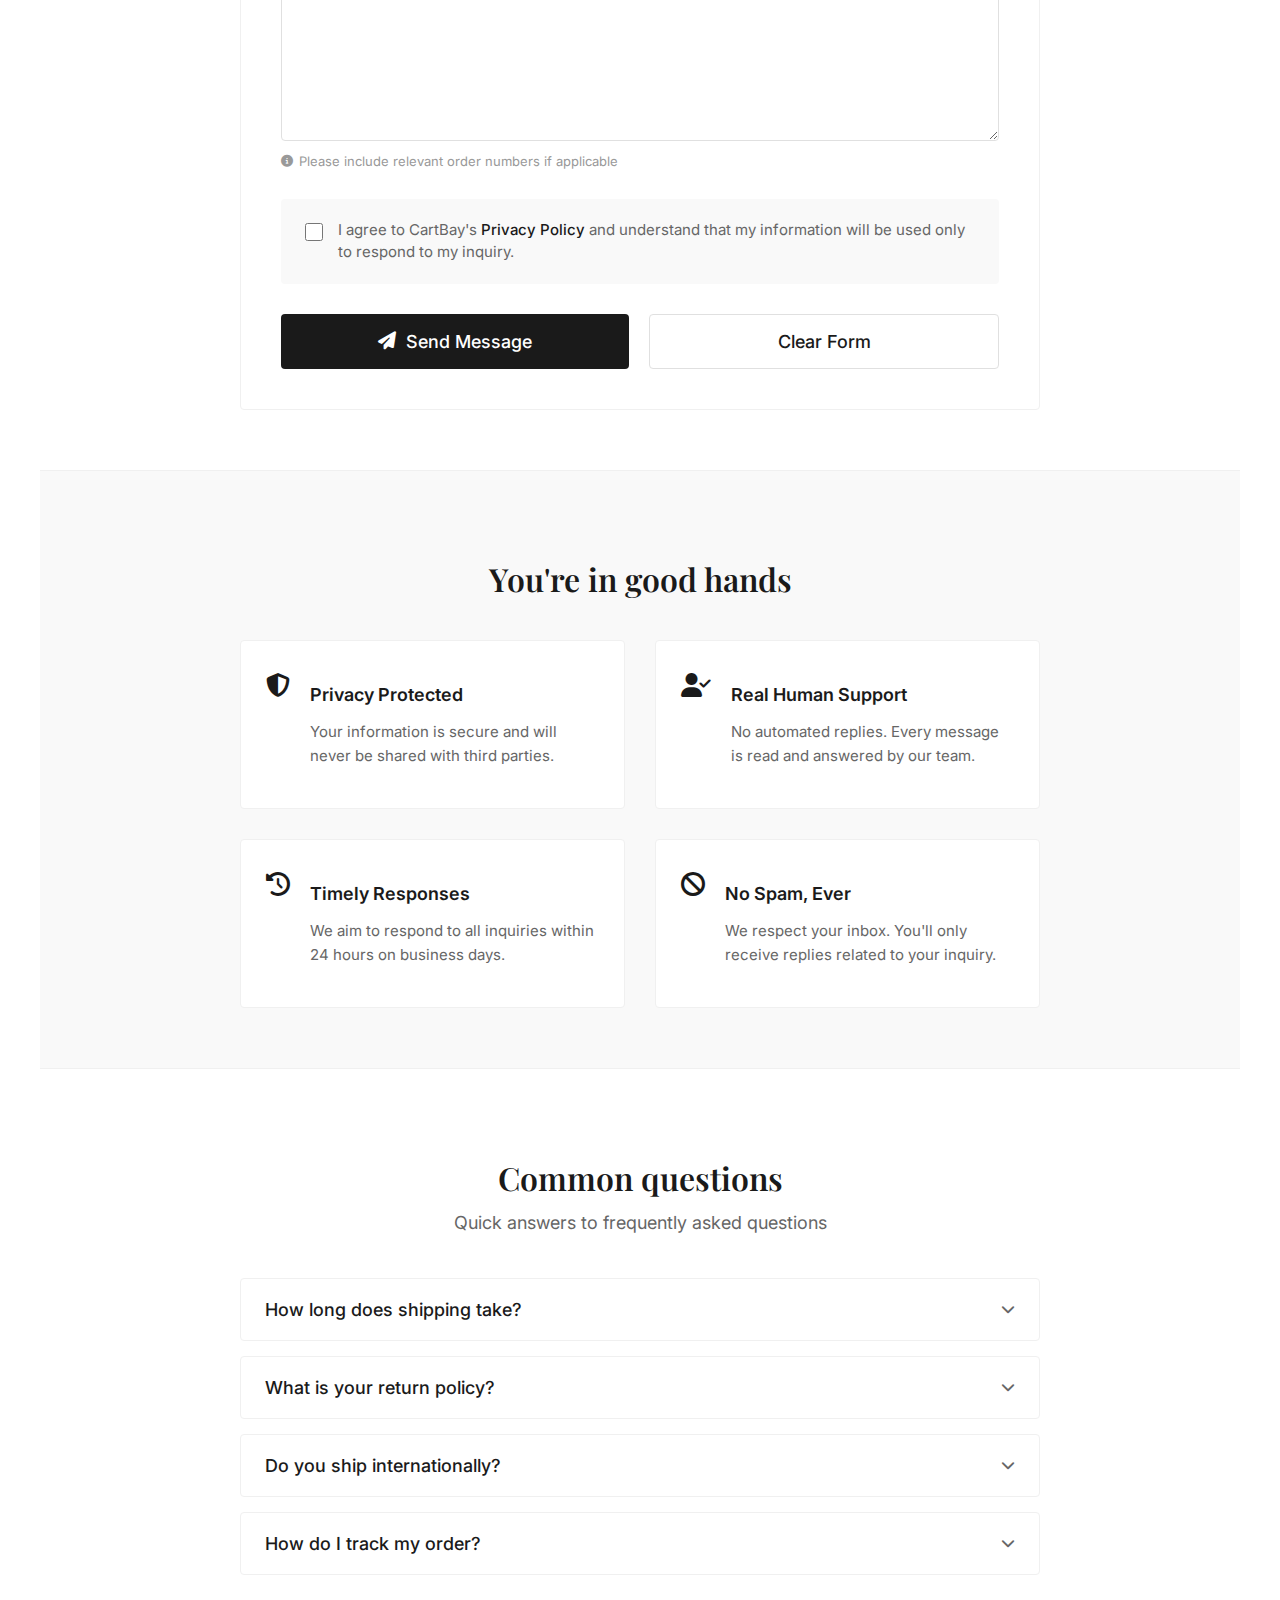
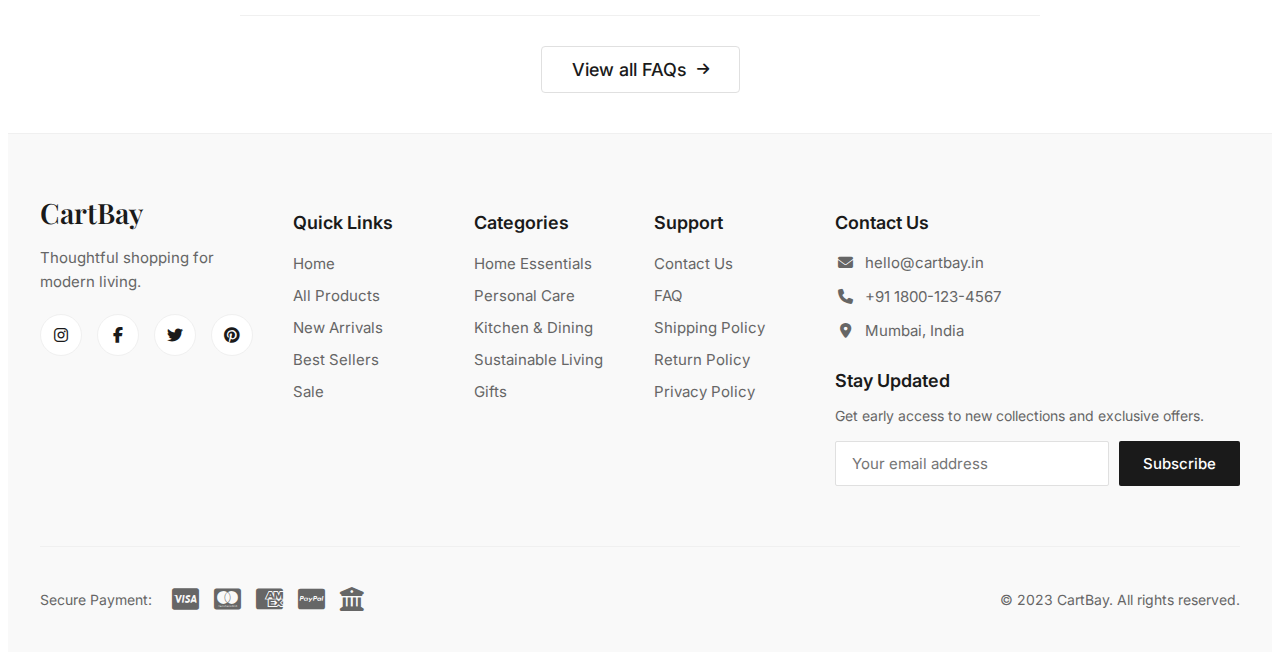
<file: contact.html>
<!DOCTYPE html>
<html lang="en">
<head>
    <meta charset="UTF-8">
    <meta name="viewport" content="width=device-width, initial-scale=1.0">
    <title>CartBay - Premium Indian eCommerce</title>
    <link rel="preconnect" href="https://fonts.googleapis.com">
    <link rel="preconnect" href="https://fonts.gstatic.com" crossorigin>
    <link href="https://fonts.googleapis.com/css2?family=Playfair+Display:wght@400;500;600&family=Inter:wght@300;400;500&display=swap" rel="stylesheet">
    <link rel="stylesheet" href="style.css">
    <link rel="stylesheet" href="https://cdnjs.cloudflare.com/ajax/libs/font-awesome/6.4.0/css/all.min.css">
</head>
<body>
    <!-- Main container for WordPress/WooCommerce integration -->
    <!-- <div class="cb-homepage-container">
         -->
        <!-- HEADER SECTION -->
        <header class="cb-header">
            <div class="cb-header__inner">
                <!-- Logo and Mobile Menu Toggle -->
                <div class="cb-header__top">
                    <button class="cb-header__mobile-toggle" id="mobileMenuToggle">
                        <i class="fas fa-bars"></i>
                    </button>
                    
                    <div class="cb-header__logo">
                        <a href="#" class="cb-header__logo-link">
                            <span class="cb-header__logo-text">CartBay</span>
                        </a>
                    </div>
                    
                    <div class="cb-header__right">
                        <div class="cb-header__search">
                            <button class="cb-header__search-toggle" id="searchToggle">
                                <i class="fas fa-search"></i>
                            </button>
                        </div>
                        
                        <div class="cb-header__user">
                            <a href="#" class="cb-header__user-link">
                                <i class="fas fa-user"></i>
                            </a>
                        </div>
                        
                        <div class="cb-header__cart">
                            <a href="cart.html" class="cb-header__cart-link">
                                <i class="fas fa-shopping-bag"></i>
                                <span class="cb-header__cart-count">0</span>
                            </a>
                        </div>
                    </div>
                </div>
                
                <!-- Search Bar (Hidden on Mobile by default) -->
                <div class="cb-header__search-bar" id="searchBar">
                    <form class="cb-header__search-form">
                        <input type="text" class="cb-header__search-input" placeholder="Search for products...">
                        <button type="submit" class="cb-header__search-submit">
                            <i class="fas fa-search"></i>
                        </button>
                    </form>
                    <button class="cb-header__search-close" id="searchClose">
                        <i class="fas fa-times"></i>
                    </button>
                </div>
                
                <!-- Main Navigation -->
                <nav class="cb-header__nav" id="mainNav">
                    <ul class="cb-header__nav-list">
                        <li class="cb-header__nav-item">
                            <a href="index.html" class="cb-header__nav-link">Home</a>
                        </li>
                        <li class="cb-header__nav-item cb-header__nav-item--has-dropdown">
                            <a href="#" class="cb-header__nav-link">Collections</a>
                            <div class="cb-header__dropdown">
                                <a href="#" class="cb-header__dropdown-link">Home Essentials</a>
                                <a href="#" class="cb-header__dropdown-link">Personal Care</a>
                                <a href="#" class="cb-header__dropdown-link">Kitchen & Dining</a>
                                <a href="#" class="cb-header__dropdown-link">Sustainable Living</a>
                            </div>
                        </li>
                        <li class="cb-header__nav-item">
                            <a href="all-products.html" class="cb-header__nav-link">Best Sellers</a>
                        </li>
                        <li class="cb-header__nav-item">
                            <a href="blogs.html" class="cb-header__nav-link">Our Blogs</a>
                        </li>
                        <li class="cb-header__nav-item">
                            <a href="about.html" class="cb-header__nav-link">Our Story</a>
                        </li>
                        <li class="cb-header__nav-item">
                            <a href="contact.html" class="cb-header__nav-link">Contact</a>
                        </li>
                    </ul>
                    
                    <!-- Mobile-only additional links -->
                    <div class="cb-header__mobile-extras">
                        <a href="#" class="cb-header__mobile-link">
                            <i class="fas fa-user"></i>
                            My Account
                        </a>
                        <a href="#" class="cb-header__mobile-link">
                            <i class="fas fa-heart"></i>
                            Wishlist
                        </a>
                        <a href="#" class="cb-header__mobile-link">
                            <i class="fas fa-question-circle"></i>
                            Help Center
                        </a>
                    </div>
                </nav>
            </div>
        </header>




    <!-- Contact Page Container -->
    <div class="cb-contact-container">
        
        <!-- Section 1: Contact Intro -->
        <section class="cb-contact-intro">
            <div class="cb-contact-intro__inner">
                <h1 class="cb-contact-intro__title">Contact Us</h1>
                <p class="cb-contact-intro__subtitle">We're here to help with any questions about our products, orders, or your shopping experience.</p>
                <div class="cb-contact-intro__note">
                    <i class="fas fa-heart cb-contact-intro__note-icon"></i>
                    <p class="cb-contact-intro__note-text">Real support from our team in Mumbai</p>
                </div>
            </div>
        </section>

        <!-- Section 2: Contact Methods -->
        <section class="cb-contact-methods">
            <div class="cb-contact-methods__inner">
                <!-- Email Card -->
                <div class="cb-contact-methods__card">
                    <div class="cb-contact-methods__icon">
                        <i class="fas fa-envelope"></i>
                    </div>
                    <h3 class="cb-contact-methods__title">Email Support</h3>
                    <p class="cb-contact-methods__description">For general inquiries, order questions, and product support</p>
                    <a href="mailto:support@cartbay.in" class="cb-contact-methods__link">
                        support@cartbay.in
                    </a>
                    <div class="cb-contact-methods__meta">
                        <span class="cb-contact-methods__meta-item">
                            <i class="fas fa-clock"></i>
                            Typically respond within 24 hours
                        </span>
                    </div>
                </div>
                
                <!-- Phone Card -->
                <div class="cb-contact-methods__card">
                    <div class="cb-contact-methods__icon">
                        <i class="fas fa-phone"></i>
                    </div>
                    <h3 class="cb-contact-methods__title">Phone Support</h3>
                    <p class="cb-contact-methods__description">For urgent order inquiries and immediate assistance</p>
                    <a href="tel:+9118001234567" class="cb-contact-methods__link">
                        +91 1800-123-4567
                    </a>
                    <div class="cb-contact-methods__meta">
                        <span class="cb-contact-methods__meta-item">
                            <i class="fas fa-calendar"></i>
                            Mon-Sat: 10 AM - 7 PM
                        </span>
                    </div>
                </div>
                
                <!-- Location Card -->
                <div class="cb-contact-methods__card">
                    <div class="cb-contact-methods__icon">
                        <i class="fas fa-map-marker-alt"></i>
                    </div>
                    <h3 class="cb-contact-methods__title">Our Location</h3>
                    <p class="cb-contact-methods__description">Based in Mumbai, serving customers across India</p>
                    <div class="cb-contact-methods__address">
                        <p>CartBay Home Essentials Pvt Ltd</p>
                        <p>Mumbai, Maharashtra</p>
                        <p>India</p>
                    </div>
                    <div class="cb-contact-methods__meta">
                        <span class="cb-contact-methods__meta-item">
                            <i class="fas fa-truck"></i>
                            Nationwide shipping
                        </span>
                    </div>
                </div>
            </div>
        </section>

        <!-- Section 3: Contact Form -->
        <section class="cb-contact-form">
            <div class="cb-contact-form__inner">
                <div class="cb-contact-form__header">
                    <h2 class="cb-contact-form__title">Send us a message</h2>
                    <p class="cb-contact-form__subtitle">Fill out the form below and we'll get back to you as soon as possible.</p>
                </div>
                
                <form class="cb-contact-form__form" id="contactForm">
                    <div class="cb-contact-form__row">
                        <div class="cb-contact-form__field">
                            <label for="contact-name" class="cb-contact-form__label">
                                Your Name
                                <span class="cb-contact-form__required">*</span>
                            </label>
                            <input type="text" id="contact-name" class="cb-contact-form__input" required>
                            <div class="cb-contact-form__field-note">
                                <i class="fas fa-info-circle"></i>
                                Please enter your full name
                            </div>
                        </div>
                        
                        <div class="cb-contact-form__field">
                            <label for="contact-email" class="cb-contact-form__label">
                                Email Address
                                <span class="cb-contact-form__required">*</span>
                            </label>
                            <input type="email" id="contact-email" class="cb-contact-form__input" required>
                            <div class="cb-contact-form__field-note">
                                <i class="fas fa-info-circle"></i>
                                We'll send our response to this email
                            </div>
                        </div>
                    </div>
                    
                    <div class="cb-contact-form__field">
                        <label for="contact-subject" class="cb-contact-form__label">
                            Subject
                            <span class="cb-contact-form__optional">(Optional)</span>
                        </label>
                        <div class="cb-contact-form__select-wrapper">
                            <select id="contact-subject" class="cb-contact-form__select">
                                <option value="">Select a subject</option>
                                <option value="order-inquiry">Order Inquiry</option>
                                <option value="product-question">Product Question</option>
                                <option value="shipping-delivery">Shipping & Delivery</option>
                                <option value="returns-refunds">Returns & Refunds</option>
                                <option value="general">General Question</option>
                                <option value="other">Other</option>
                            </select>
                            <i class="fas fa-chevron-down cb-contact-form__select-icon"></i>
                        </div>
                    </div>
                    
                    <div class="cb-contact-form__field">
                        <label for="contact-message" class="cb-contact-form__label">
                            Your Message
                            <span class="cb-contact-form__required">*</span>
                        </label>
                        <textarea id="contact-message" class="cb-contact-form__textarea" rows="6" required></textarea>
                        <div class="cb-contact-form__field-note">
                            <i class="fas fa-info-circle"></i>
                            Please include relevant order numbers if applicable
                        </div>
                    </div>
                    
                    <!-- Privacy Consent -->
                    <div class="cb-contact-form__privacy">
                        <label class="cb-contact-form__checkbox-label">
                            <input type="checkbox" class="cb-contact-form__checkbox" required>
                            <span class="cb-contact-form__checkbox-text">
                                I agree to CartBay's 
                                <a href="#" class="cb-contact-form__privacy-link">Privacy Policy</a> 
                                and understand that my information will be used only to respond to my inquiry.
                            </span>
                        </label>
                    </div>
                    
                    <div class="cb-contact-form__actions">
                        <button type="submit" class="cb-contact-form__submit">
                            <i class="fas fa-paper-plane"></i>
                            Send Message
                        </button>
                        <button type="reset" class="cb-contact-form__reset">
                            Clear Form
                        </button>
                    </div>
                </form>
            </div>
        </section>

        <!-- Section 4: Trust Reassurance -->
        <section class="cb-contact-trust">
            <div class="cb-contact-trust__inner">
                <div class="cb-contact-trust__content">
                    <h2 class="cb-contact-trust__title">You're in good hands</h2>
                    <div class="cb-contact-trust__items">
                        <div class="cb-contact-trust__item">
                            <div class="cb-contact-trust__icon">
                                <i class="fas fa-shield-alt"></i>
                            </div>
                            <div class="cb-contact-trust__item-content">
                                <h3 class="cb-contact-trust__item-title">Privacy Protected</h3>
                                <p class="cb-contact-trust__item-text">Your information is secure and will never be shared with third parties.</p>
                            </div>
                        </div>
                        <div class="cb-contact-trust__item">
                            <div class="cb-contact-trust__icon">
                                <i class="fas fa-user-check"></i>
                            </div>
                            <div class="cb-contact-trust__item-content">
                                <h3 class="cb-contact-trust__item-title">Real Human Support</h3>
                                <p class="cb-contact-trust__item-text">No automated replies. Every message is read and answered by our team.</p>
                            </div>
                        </div>
                        <div class="cb-contact-trust__item">
                            <div class="cb-contact-trust__icon">
                                <i class="fas fa-history"></i>
                            </div>
                            <div class="cb-contact-trust__item-content">
                                <h3 class="cb-contact-trust__item-title">Timely Responses</h3>
                                <p class="cb-contact-trust__item-text">We aim to respond to all inquiries within 24 hours on business days.</p>
                            </div>
                        </div>
                        <div class="cb-contact-trust__item">
                            <div class="cb-contact-trust__icon">
                                <i class="fas fa-ban"></i>
                            </div>
                            <div class="cb-contact-trust__item-content">
                                <h3 class="cb-contact-trust__item-title">No Spam, Ever</h3>
                                <p class="cb-contact-trust__item-text">We respect your inbox. You'll only receive replies related to your inquiry.</p>
                            </div>
                        </div>
                    </div>
                </div>
            </div>
        </section>

        <!-- Section 5: FAQ Teaser -->
        <section class="cb-contact-faq">
            <div class="cb-contact-faq__inner">
                <div class="cb-contact-faq__header">
                    <h2 class="cb-contact-faq__title">Common questions</h2>
                    <p class="cb-contact-faq__subtitle">Quick answers to frequently asked questions</p>
                </div>
                
                <div class="cb-contact-faq__items">
                    <!-- FAQ Item 1 -->
                    <div class="cb-contact-faq__item">
                        <button class="cb-contact-faq__question">
                            <span class="cb-contact-faq__question-text">How long does shipping take?</span>
                            <i class="fas fa-chevron-down cb-contact-faq__icon"></i>
                        </button>
                        <div class="cb-contact-faq__answer">
                            <p class="cb-contact-faq__answer-text">Most orders are processed within 24 hours and delivered within 3-5 business days across India. You'll receive tracking information as soon as your order ships.</p>
                        </div>
                    </div>
                    
                    <!-- FAQ Item 2 -->
                    <div class="cb-contact-faq__item">
                        <button class="cb-contact-faq__question">
                            <span class="cb-contact-faq__question-text">What is your return policy?</span>
                            <i class="fas fa-chevron-down cb-contact-faq__icon"></i>
                        </button>
                        <div class="cb-contact-faq__answer">
                            <p class="cb-contact-faq__answer-text">We offer a 10-day return policy for unused products in original packaging. Returns are free and we process refunds within 5-7 business days after receiving the returned item.</p>
                        </div>
                    </div>
                    
                    <!-- FAQ Item 3 -->
                    <div class="cb-contact-faq__item">
                        <button class="cb-contact-faq__question">
                            <span class="cb-contact-faq__question-text">Do you ship internationally?</span>
                            <i class="fas fa-chevron-down cb-contact-faq__icon"></i>
                        </button>
                        <div class="cb-contact-faq__answer">
                            <p class="cb-contact-faq__answer-text">Currently, we only ship within India. We're working on expanding our shipping options and will announce international shipping as soon as it becomes available.</p>
                        </div>
                    </div>
                    
                    <!-- FAQ Item 4 -->
                    <div class="cb-contact-faq__item">
                        <button class="cb-contact-faq__question">
                            <span class="cb-contact-faq__question-text">How do I track my order?</span>
                            <i class="fas fa-chevron-down cb-contact-faq__icon"></i>
                        </button>
                        <div class="cb-contact-faq__answer">
                            <p class="cb-contact-faq__answer-text">Once your order ships, you'll receive an email with tracking information. You can also check your order status by logging into your CartBay account.</p>
                        </div>
                    </div>
                </div>
                
                <div class="cb-contact-faq__cta">
                    <a href="#" class="cb-contact-faq__cta-link">
                        View all FAQs
                        <i class="fas fa-arrow-right"></i>
                    </a>
                </div>
            </div>
        </section>

    </div>

        <!-- FOOTER SECTION -->
        <footer class="cb-footer">
            <div class="cb-footer__inner">
                <!-- Main Footer Content -->
                <div class="cb-footer__main">
                    <!-- Brand Column -->
                    <div class="cb-footer__brand">
                        <div class="cb-footer__logo">
                            <a href="#" class="cb-footer__logo-link">
                                <span class="cb-footer__logo-text">CartBay</span>
                            </a>
                        </div>
                        <p class="cb-footer__tagline">Thoughtful shopping for modern living.</p>
                        <div class="cb-footer__social">
                            <a href="#" class="cb-footer__social-link">
                                <i class="fab fa-instagram"></i>
                            </a>
                            <a href="#" class="cb-footer__social-link">
                                <i class="fab fa-facebook-f"></i>
                            </a>
                            <a href="#" class="cb-footer__social-link">
                                <i class="fab fa-twitter"></i>
                            </a>
                            <a href="#" class="cb-footer__social-link">
                                <i class="fab fa-pinterest"></i>
                            </a>
                        </div>
                    </div>
                    
                    <!-- Quick Links -->
                    <div class="cb-footer__links">
                        <h3 class="cb-footer__links-title">Quick Links</h3>
                        <ul class="cb-footer__links-list">
                            <li class="cb-footer__links-item">
                                <a href="#" class="cb-footer__links-link">Home</a>
                            </li>
                            <li class="cb-footer__links-item">
                                <a href="#" class="cb-footer__links-link">All Products</a>
                            </li>
                            <li class="cb-footer__links-item">
                                <a href="#" class="cb-footer__links-link">New Arrivals</a>
                            </li>
                            <li class="cb-footer__links-item">
                                <a href="#" class="cb-footer__links-link">Best Sellers</a>
                            </li>
                            <li class="cb-footer__links-item">
                                <a href="#" class="cb-footer__links-link">Sale</a>
                            </li>
                        </ul>
                    </div>
                    
                    <!-- Categories -->
                    <div class="cb-footer__links">
                        <h3 class="cb-footer__links-title">Categories</h3>
                        <ul class="cb-footer__links-list">
                            <li class="cb-footer__links-item">
                                <a href="#" class="cb-footer__links-link">Home Essentials</a>
                            </li>
                            <li class="cb-footer__links-item">
                                <a href="#" class="cb-footer__links-link">Personal Care</a>
                            </li>
                            <li class="cb-footer__links-item">
                                <a href="#" class="cb-footer__links-link">Kitchen & Dining</a>
                            </li>
                            <li class="cb-footer__links-item">
                                <a href="#" class="cb-footer__links-link">Sustainable Living</a>
                            </li>
                            <li class="cb-footer__links-item">
                                <a href="#" class="cb-footer__links-link">Gifts</a>
                            </li>
                        </ul>
                    </div>
                    
                    <!-- Support -->
                    <div class="cb-footer__links">
                        <h3 class="cb-footer__links-title">Support</h3>
                        <ul class="cb-footer__links-list">
                            <li class="cb-footer__links-item">
                                <a href="#" class="cb-footer__links-link">Contact Us</a>
                            </li>
                            <li class="cb-footer__links-item">
                                <a href="#" class="cb-footer__links-link">FAQ</a>
                            </li>
                            <li class="cb-footer__links-item">
                                <a href="#" class="cb-footer__links-link">Shipping Policy</a>
                            </li>
                            <li class="cb-footer__links-item">
                                <a href="#" class="cb-footer__links-link">Return Policy</a>
                            </li>
                            <li class="cb-footer__links-item">
                                <a href="#" class="cb-footer__links-link">Privacy Policy</a>
                            </li>
                        </ul>
                    </div>
                    
                    <!-- Contact Info -->
                    <div class="cb-footer__contact">
                        <h3 class="cb-footer__contact-title">Contact Us</h3>
                        <div class="cb-footer__contact-info">
                            <div class="cb-footer__contact-item">
                                <i class="fas fa-envelope"></i>
                                <span>hello@cartbay.in</span>
                            </div>
                            <div class="cb-footer__contact-item">
                                <i class="fas fa-phone"></i>
                                <span>+91 1800-123-4567</span>
                            </div>
                            <div class="cb-footer__contact-item">
                                <i class="fas fa-map-marker-alt"></i>
                                <span>Mumbai, India</span>
                            </div>
                        </div>
                        
                        <!-- Newsletter Signup -->
                        <div class="cb-footer__newsletter">
                            <h4 class="cb-footer__newsletter-title">Stay Updated</h4>
                            <p class="cb-footer__newsletter-text">Get early access to new collections and exclusive offers.</p>
                            <form class="cb-footer__newsletter-form">
                                <input type="email" class="cb-footer__newsletter-input" placeholder="Your email address">
                                <button type="submit" class="cb-footer__newsletter-submit">Subscribe</button>
                            </form>
                        </div>
                    </div>
                </div>
                
                <!-- Footer Bottom -->
                <div class="cb-footer__bottom">
                    <div class="cb-footer__payment">
                        <span class="cb-footer__payment-text">Secure Payment:</span>
                        <div class="cb-footer__payment-icons">
                            <i class="fab fa-cc-visa"></i>
                            <i class="fab fa-cc-mastercard"></i>
                            <i class="fab fa-cc-amex"></i>
                            <i class="fab fa-cc-paypal"></i>
                            <i class="fas fa-university"></i>
                        </div>
                    </div>
                    
                    <div class="cb-footer__copyright">
                        <p>&copy; 2023 CartBay. All rights reserved.</p>
                    </div>
                </div>
            </div>
        </footer>

    <!-- JavaScript for interactive elements -->
<script src="script.js"></script>

    <!-- <script>
        document.addEventListener('DOMContentLoaded', function() {
            // Form submission handling
            const contactForm = document.getElementById('contactForm');
            if (contactForm) {
                contactForm.addEventListener('submit', function(e) {
                    e.preventDefault();
                    
                    const submitBtn = this.querySelector('.cb-contact-form__submit');
                    const originalText = submitBtn.innerHTML;
                    
                    // Simulate form submission
                    submitBtn.innerHTML = '<i class="fas fa-spinner fa-spin"></i> Sending...';
                    submitBtn.disabled = true;
                    
                    setTimeout(() => {
                        // In real implementation, this would be an AJAX call
                        submitBtn.innerHTML = '<i class="fas fa-check"></i> Message Sent';
                        submitBtn.style.backgroundColor = '#4CAF50';
                        
                        setTimeout(() => {
                            submitBtn.innerHTML = originalText;
                            submitBtn.disabled = false;
                            submitBtn.style.backgroundColor = '';
                            contactForm.reset();
                        }, 3000);
                    }, 1500);
                });
            }
            
            // Form reset button
            const resetBtn = document.querySelector('.cb-contact-form__reset');
            if (resetBtn) {
                resetBtn.addEventListener('click', function() {
                    // Optional: Add a confirmation
                    console.log('Form cleared');
                });
            }
            
            // FAQ accordion functionality
            const faqQuestions = document.querySelectorAll('.cb-contact-faq__question');
            faqQuestions.forEach(question => {
                question.addEventListener('click', function() {
                    const item = this.parentElement;
                    const answer = this.nextElementSibling;
                    const icon = this.querySelector('.cb-contact-faq__icon');
                    
                    // Close other open items
                    document.querySelectorAll('.cb-contact-faq__item').forEach(otherItem => {
                        if (otherItem !== item && otherItem.classList.contains('cb-contact-faq__item--active')) {
                            otherItem.classList.remove('cb-contact-faq__item--active');
                            otherItem.querySelector('.cb-contact-faq__answer').style.maxHeight = null;
                            otherItem.querySelector('.cb-contact-faq__icon').style.transform = 'rotate(0deg)';
                        }
                    });
                    
                    // Toggle current item
                    item.classList.toggle('cb-contact-faq__item--active');
                    
                    if (item.classList.contains('cb-contact-faq__item--active')) {
                        answer.style.maxHeight = answer.scrollHeight + 'px';
                        icon.style.transform = 'rotate(180deg)';
                    } else {
                        answer.style.maxHeight = null;
                        icon.style.transform = 'rotate(0deg)';
                    }
                });
            });
            
            // Form validation styling
            const formInputs = document.querySelectorAll('.cb-contact-form__input, .cb-contact-form__textarea');
            formInputs.forEach(input => {
                // Add focus styling
                input.addEventListener('focus', function() {
                    this.parentElement.classList.add('cb-contact-form__field--focused');
                });
                
                input.addEventListener('blur', function() {
                    this.parentElement.classList.remove('cb-contact-form__field--focused');
                    
                    // Add validation styling
                    if (this.value.trim() === '' && this.required) {
                        this.parentElement.classList.add('cb-contact-form__field--error');
                    } else {
                        this.parentElement.classList.remove('cb-contact-form__field--error');
                        if (this.value.trim() !== '') {
                            this.parentElement.classList.add('cb-contact-form__field--valid');
                        } else {
                            this.parentElement.classList.remove('cb-contact-form__field--valid');
                        }
                    }
                });
                
                // Real-time validation for email
                if (input.type === 'email') {
                    input.addEventListener('input', function() {
                        const isValid = this.checkValidity();
                        if (this.value.trim() === '') {
                            this.parentElement.classList.remove('cb-contact-form__field--error');
                            this.parentElement.classList.remove('cb-contact-form__field--valid');
                        } else if (isValid) {
                            this.parentElement.classList.remove('cb-contact-form__field--error');
                            this.parentElement.classList.add('cb-contact-form__field--valid');
                        } else {
                            this.parentElement.classList.add('cb-contact-form__field--error');
                            this.parentElement.classList.remove('cb-contact-form__field--valid');
                        }
                    });
                }
            });
            
            // Select field styling
            const selectFields = document.querySelectorAll('.cb-contact-form__select');
            selectFields.forEach(select => {
                select.addEventListener('change', function() {
                    if (this.value) {
                        this.parentElement.classList.add('cb-contact-form__field--valid');
                    } else {
                        this.parentElement.classList.remove('cb-contact-form__field--valid');
                    }
                });
            });
            
            // Checkbox styling
            const checkboxes = document.querySelectorAll('.cb-contact-form__checkbox');
            checkboxes.forEach(checkbox => {
                checkbox.addEventListener('change', function() {
                    if (this.checked) {
                        this.parentElement.classList.add('cb-contact-form__checkbox-label--checked');
                    } else {
                        this.parentElement.classList.remove('cb-contact-form__checkbox-label--checked');
                    }
                });
            });
            
            // FAQ CTA hover effect
            const faqCta = document.querySelector('.cb-contact-faq__cta-link');
            if (faqCta) {
                faqCta.addEventListener('mouseenter', function() {
                    const icon = this.querySelector('i');
                    if (icon) {
                        icon.style.transform = 'translateX(5px)';
                    }
                });
                
                faqCta.addEventListener('mouseleave', function() {
                    const icon = this.querySelector('i');
                    if (icon) {
                        icon.style.transform = 'translateX(0)';
                    }
                });
            }
        });
    </script> -->
</body>
</html>
</file>
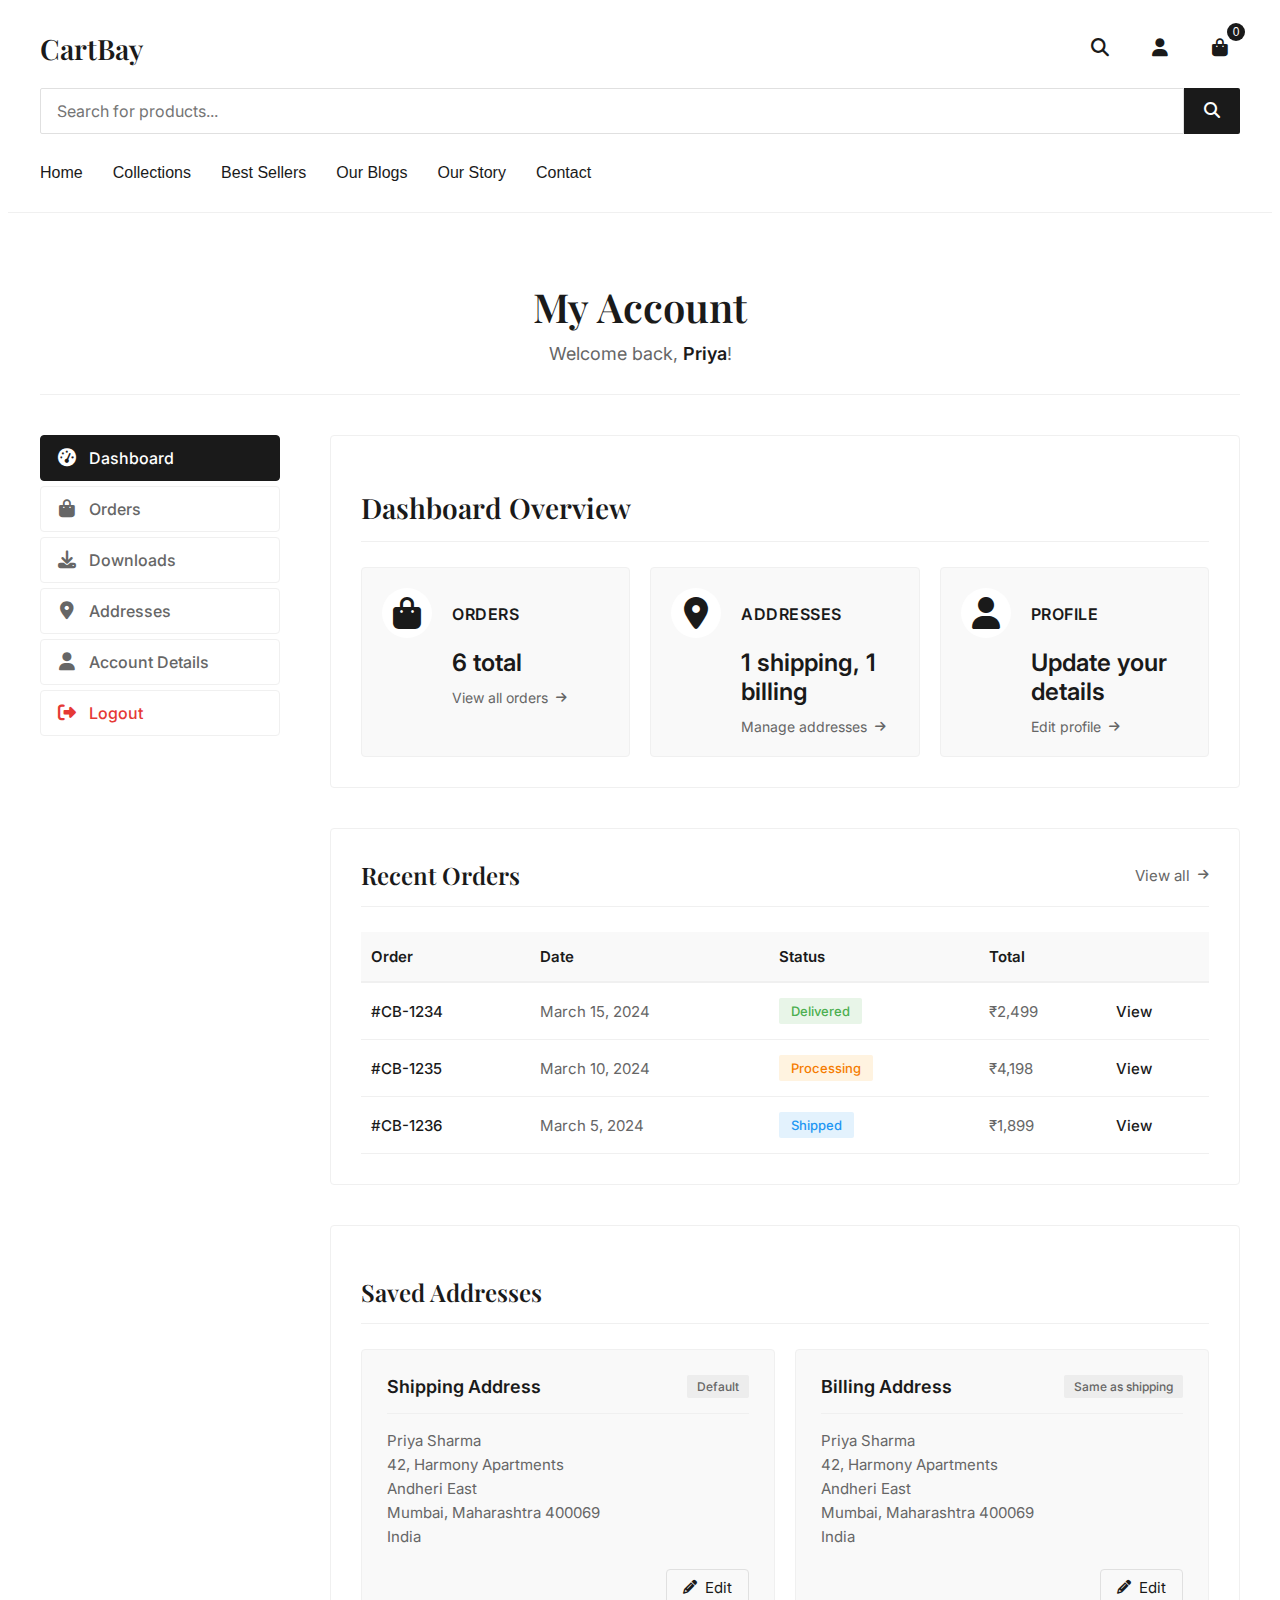
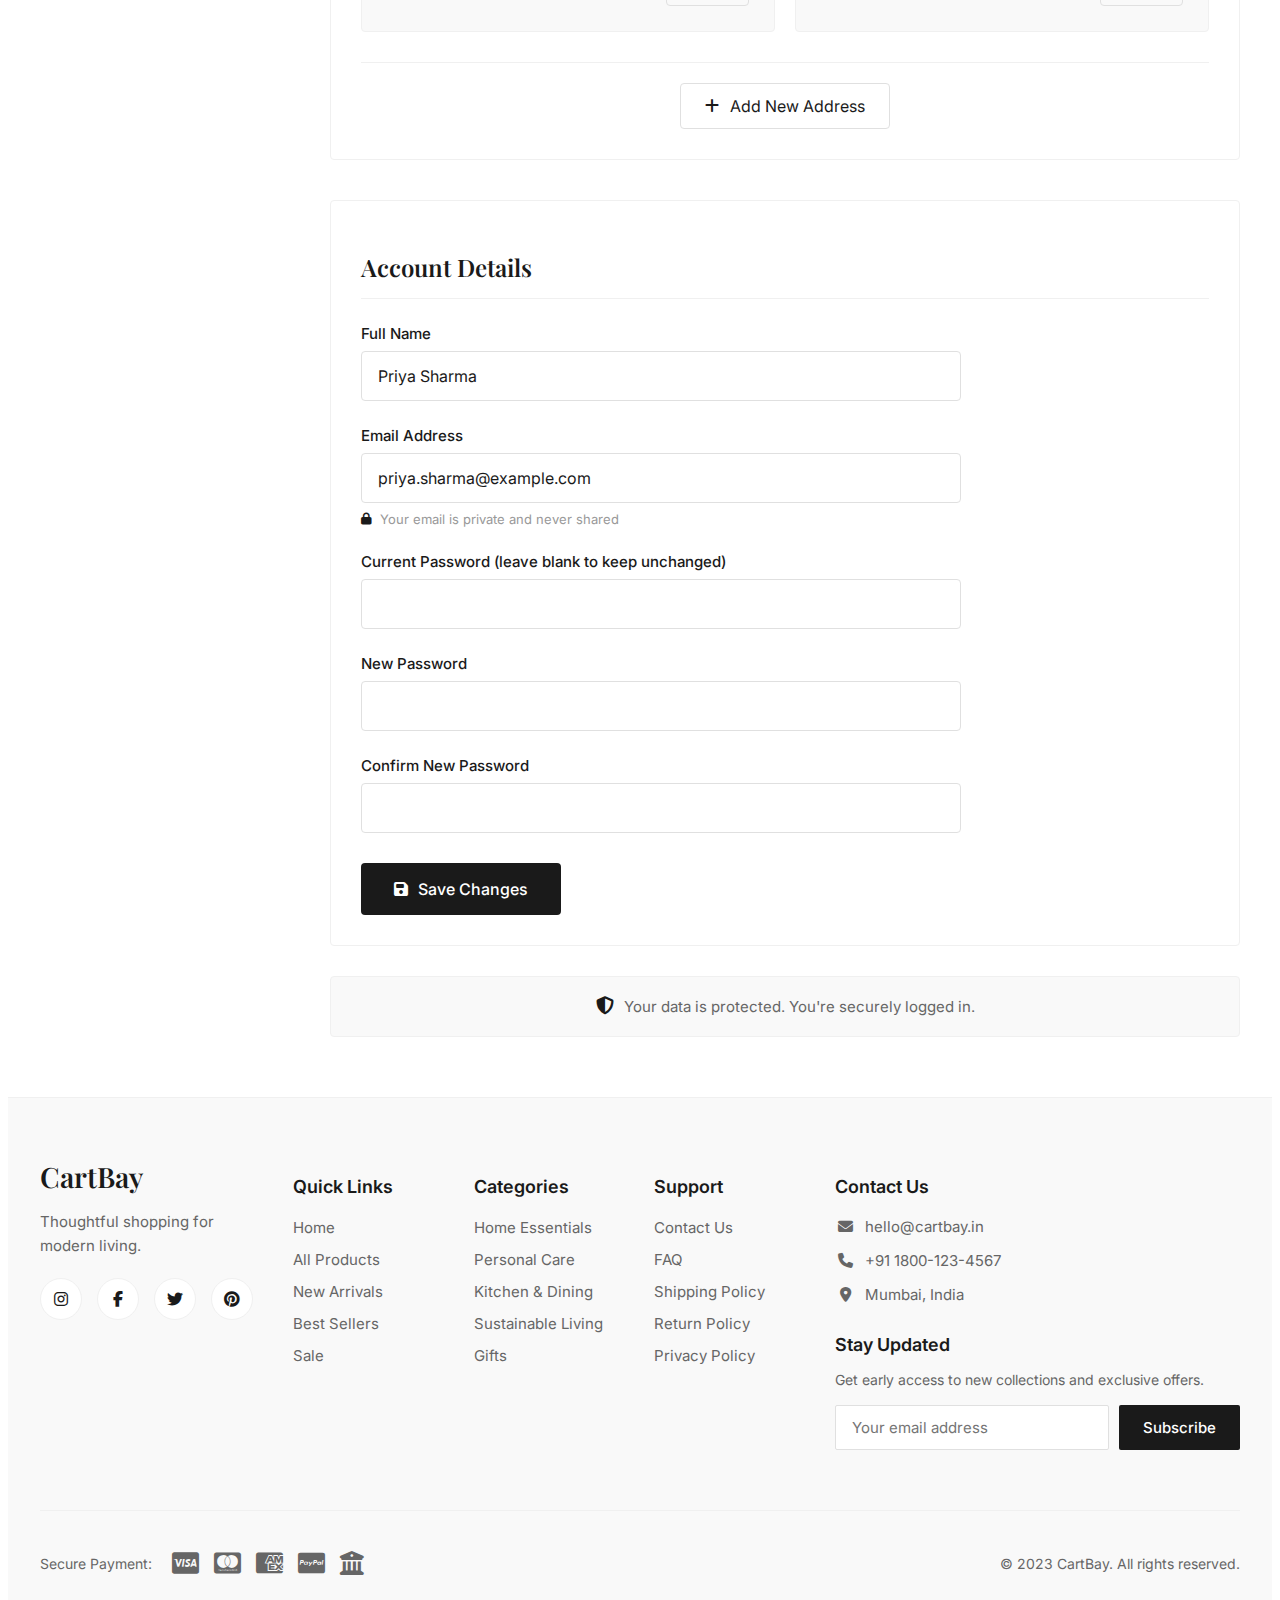
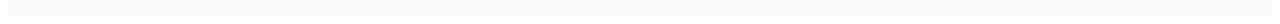
<file: my-account.html>
<!DOCTYPE html>
<html lang="en">
<head>
    <meta charset="UTF-8">
    <meta name="viewport" content="width=device-width, initial-scale=1.0">
    <title>CartBay - Premium Indian eCommerce</title>
    <link rel="preconnect" href="https://fonts.googleapis.com">
    <link rel="preconnect" href="https://fonts.gstatic.com" crossorigin>
    <link href="https://fonts.googleapis.com/css2?family=Playfair+Display:wght@400;500;600&family=Inter:wght@300;400;500&display=swap" rel="stylesheet">
    <link rel="stylesheet" href="style.css">
    <link rel="stylesheet" href="https://cdnjs.cloudflare.com/ajax/libs/font-awesome/6.4.0/css/all.min.css">
</head>
<body>
    <!-- Main container for WordPress/WooCommerce integration -->
    <!-- <div class="cb-homepage-container">
         -->
        <!-- HEADER SECTION -->
        <header class="cb-header">
            <div class="cb-header__inner">
                <!-- Logo and Mobile Menu Toggle -->
                <div class="cb-header__top">
                    <button class="cb-header__mobile-toggle" id="mobileMenuToggle">
                        <i class="fas fa-bars"></i>
                    </button>
                    
                    <div class="cb-header__logo">
                        <a href="#" class="cb-header__logo-link">
                            <span class="cb-header__logo-text">CartBay</span>
                        </a>
                    </div>
                    
                    <div class="cb-header__right">
                        <div class="cb-header__search">
                            <button class="cb-header__search-toggle" id="searchToggle">
                                <i class="fas fa-search"></i>
                            </button>
                        </div>
                        
                        <div class="cb-header__user">
                            <a href="#" class="cb-header__user-link">
                                <i class="fas fa-user"></i>
                            </a>
                        </div>
                        
                        <div class="cb-header__cart">
                            <a href="cart.html" class="cb-header__cart-link">
                                <i class="fas fa-shopping-bag"></i>
                                <span class="cb-header__cart-count">0</span>
                            </a>
                        </div>
                    </div>
                </div>
                
                <!-- Search Bar (Hidden on Mobile by default) -->
                <div class="cb-header__search-bar" id="searchBar">
                    <form class="cb-header__search-form">
                        <input type="text" class="cb-header__search-input" placeholder="Search for products...">
                        <button type="submit" class="cb-header__search-submit">
                            <i class="fas fa-search"></i>
                        </button>
                    </form>
                    <button class="cb-header__search-close" id="searchClose">
                        <i class="fas fa-times"></i>
                    </button>
                </div>
                
                <!-- Main Navigation -->
                <nav class="cb-header__nav" id="mainNav">
                    <ul class="cb-header__nav-list">
                        <li class="cb-header__nav-item">
                            <a href="index.html" class="cb-header__nav-link">Home</a>
                        </li>
                        <li class="cb-header__nav-item cb-header__nav-item--has-dropdown">
                            <a href="#" class="cb-header__nav-link">Collections</a>
                            <div class="cb-header__dropdown">
                                <a href="#" class="cb-header__dropdown-link">Home Essentials</a>
                                <a href="#" class="cb-header__dropdown-link">Personal Care</a>
                                <a href="#" class="cb-header__dropdown-link">Kitchen & Dining</a>
                                <a href="#" class="cb-header__dropdown-link">Sustainable Living</a>
                            </div>
                        </li>
                        <li class="cb-header__nav-item">
                            <a href="all-products.html" class="cb-header__nav-link">Best Sellers</a>
                        </li>
                        <li class="cb-header__nav-item">
                            <a href="blogs.html" class="cb-header__nav-link">Our Blogs</a>
                        </li>
                        <li class="cb-header__nav-item">
                            <a href="about.html" class="cb-header__nav-link">Our Story</a>
                        </li>
                        <li class="cb-header__nav-item">
                            <a href="contact.html" class="cb-header__nav-link">Contact</a>
                        </li>
                    </ul>
                    
                    <!-- Mobile-only additional links -->
                    <div class="cb-header__mobile-extras">
                        <a href="#" class="cb-header__mobile-link">
                            <i class="fas fa-user"></i>
                            My Account
                        </a>
                        <a href="#" class="cb-header__mobile-link">
                            <i class="fas fa-heart"></i>
                            Wishlist
                        </a>
                        <a href="#" class="cb-header__mobile-link">
                            <i class="fas fa-question-circle"></i>
                            Help Center
                        </a>
                    </div>
                </nav>
            </div>
        </header>



    <!-- Account Page Container -->
    <div class="cb-account-container">
        
        <!-- Section 1: Account Intro -->
        <section class="cb-account-intro">
            <div class="cb-account-intro__inner">
                <h1 class="cb-account-intro__title">My Account</h1>
                <p class="cb-account-intro__welcome">Welcome back, <span class="cb-account-intro__username">Priya</span>!</p>
            </div>
        </section>

        <!-- Main Account Layout -->
        <div class="cb-account-layout">
            
            <!-- Section 2: Account Navigation -->
            <nav class="cb-account-nav">
                <ul class="cb-account-nav__list">
                    <li class="cb-account-nav__item cb-account-nav__item--active">
                        <a href="#" class="cb-account-nav__link">
                            <i class="fas fa-tachometer-alt"></i>
                            Dashboard
                        </a>
                    </li>
                    <li class="cb-account-nav__item">
                        <a href="#" class="cb-account-nav__link">
                            <i class="fas fa-shopping-bag"></i>
                            Orders
                        </a>
                    </li>
                    <li class="cb-account-nav__item">
                        <a href="#" class="cb-account-nav__link">
                            <i class="fas fa-download"></i>
                            Downloads
                        </a>
                    </li>
                    <li class="cb-account-nav__item">
                        <a href="#" class="cb-account-nav__link">
                            <i class="fas fa-map-marker-alt"></i>
                            Addresses
                        </a>
                    </li>
                    <li class="cb-account-nav__item">
                        <a href="#" class="cb-account-nav__link">
                            <i class="fas fa-user"></i>
                            Account Details
                        </a>
                    </li>
                    <li class="cb-account-nav__item cb-account-nav__item--logout">
                        <a href="#" class="cb-account-nav__link">
                            <i class="fas fa-sign-out-alt"></i>
                            Logout
                        </a>
                    </li>
                </ul>
            </nav>
            
            <!-- Main Content Area -->
            <div class="cb-account-content">
                
                <!-- Section 3: Dashboard Overview -->
                <section class="cb-account-dashboard">
                    <div class="cb-account-dashboard__inner">
                        <h2 class="cb-account-dashboard__title">Dashboard Overview</h2>
                        
                        <div class="cb-account-dashboard__cards">
                            <!-- Card 1: Order Count -->
                            <div class="cb-account-dashboard__card">
                                <div class="cb-account-dashboard__card-icon">
                                    <i class="fas fa-shopping-bag"></i>
                                </div>
                                <div class="cb-account-dashboard__card-content">
                                    <h3 class="cb-account-dashboard__card-title">Orders</h3>
                                    <p class="cb-account-dashboard__card-value">6 total</p>
                                    <a href="#" class="cb-account-dashboard__card-link">View all orders <i class="fas fa-arrow-right"></i></a>
                                </div>
                            </div>
                            
                            <!-- Card 2: Addresses -->
                            <div class="cb-account-dashboard__card">
                                <div class="cb-account-dashboard__card-icon">
                                    <i class="fas fa-map-marker-alt"></i>
                                </div>
                                <div class="cb-account-dashboard__card-content">
                                    <h3 class="cb-account-dashboard__card-title">Addresses</h3>
                                    <p class="cb-account-dashboard__card-value">1 shipping, 1 billing</p>
                                    <a href="#" class="cb-account-dashboard__card-link">Manage addresses <i class="fas fa-arrow-right"></i></a>
                                </div>
                            </div>
                            
                            <!-- Card 3: Account Details -->
                            <div class="cb-account-dashboard__card">
                                <div class="cb-account-dashboard__card-icon">
                                    <i class="fas fa-user"></i>
                                </div>
                                <div class="cb-account-dashboard__card-content">
                                    <h3 class="cb-account-dashboard__card-title">Profile</h3>
                                    <p class="cb-account-dashboard__card-value">Update your details</p>
                                    <a href="#" class="cb-account-dashboard__card-link">Edit profile <i class="fas fa-arrow-right"></i></a>
                                </div>
                            </div>
                        </div>
                    </div>
                </section>
                
                <!-- Section 4: Orders Section (Recent) -->
                <section class="cb-account-orders">
                    <div class="cb-account-orders__inner">
                        <div class="cb-account-orders__header">
                            <h2 class="cb-account-orders__title">Recent Orders</h2>
                            <a href="#" class="cb-account-orders__view-all">View all <i class="fas fa-arrow-right"></i></a>
                        </div>
                        
                        <!-- Desktop Table -->
                        <div class="cb-account-orders__table-wrapper">
                            <table class="cb-account-orders__table">
                                <thead>
                                    <tr>
                                        <th>Order</th>
                                        <th>Date</th>
                                        <th>Status</th>
                                        <th>Total</th>
                                        <th></th>
                                    </tr>
                                </thead>
                                <tbody>
                                    <tr>
                                        <td data-label="Order">#CB-1234</td>
                                        <td data-label="Date">March 15, 2024</td>
                                        <td data-label="Status"><span class="cb-account-orders__status cb-account-orders__status--delivered">Delivered</span></td>
                                        <td data-label="Total">₹2,499</td>
                                        <td data-label="Action"><a href="#" class="cb-account-orders__view">View</a></td>
                                    </tr>
                                    <tr>
                                        <td data-label="Order">#CB-1235</td>
                                        <td data-label="Date">March 10, 2024</td>
                                        <td data-label="Status"><span class="cb-account-orders__status cb-account-orders__status--processing">Processing</span></td>
                                        <td data-label="Total">₹4,198</td>
                                        <td data-label="Action"><a href="#" class="cb-account-orders__view">View</a></td>
                                    </tr>
                                    <tr>
                                        <td data-label="Order">#CB-1236</td>
                                        <td data-label="Date">March 5, 2024</td>
                                        <td data-label="Status"><span class="cb-account-orders__status cb-account-orders__status--shipped">Shipped</span></td>
                                        <td data-label="Total">₹1,899</td>
                                        <td data-label="Action"><a href="#" class="cb-account-orders__view">View</a></td>
                                    </tr>
                                </tbody>
                            </table>
                        </div>
                        
                        <!-- Empty State (hidden by default) -->
                        <div class="cb-account-empty" style="display: none;">
                            <div class="cb-account-empty__icon">
                                <i class="fas fa-shopping-bag"></i>
                            </div>
                            <h3 class="cb-account-empty__title">No orders yet</h3>
                            <p class="cb-account-empty__text">Start exploring our collection to find something you'll love.</p>
                            <a href="#" class="cb-account-empty__cta">Browse Products</a>
                        </div>
                    </div>
                </section>
                
                <!-- Section 5: Address Management -->
                <section class="cb-account-address">
                    <div class="cb-account-address__inner">
                        <h2 class="cb-account-address__title">Saved Addresses</h2>
                        
                        <div class="cb-account-address__grid">
                            <!-- Shipping Address -->
                            <div class="cb-account-address__card">
                                <div class="cb-account-address__card-header">
                                    <h3 class="cb-account-address__card-title">Shipping Address</h3>
                                    <span class="cb-account-address__badge">Default</span>
                                </div>
                                <div class="cb-account-address__card-content">
                                    <p>Priya Sharma<br>
                                    42, Harmony Apartments<br>
                                    Andheri East<br>
                                    Mumbai, Maharashtra 400069<br>
                                    India</p>
                                </div>
                                <div class="cb-account-address__card-actions">
                                    <a href="#" class="cb-account-address__edit">
                                        <i class="fas fa-pencil-alt"></i>
                                        Edit
                                    </a>
                                </div>
                            </div>
                            
                            <!-- Billing Address -->
                            <div class="cb-account-address__card">
                                <div class="cb-account-address__card-header">
                                    <h3 class="cb-account-address__card-title">Billing Address</h3>
                                    <span class="cb-account-address__badge">Same as shipping</span>
                                </div>
                                <div class="cb-account-address__card-content">
                                    <p>Priya Sharma<br>
                                    42, Harmony Apartments<br>
                                    Andheri East<br>
                                    Mumbai, Maharashtra 400069<br>
                                    India</p>
                                </div>
                                <div class="cb-account-address__card-actions">
                                    <a href="#" class="cb-account-address__edit">
                                        <i class="fas fa-pencil-alt"></i>
                                        Edit
                                    </a>
                                </div>
                            </div>
                        </div>
                        
                        <div class="cb-account-address__add">
                            <a href="#" class="cb-account-address__add-link">
                                <i class="fas fa-plus"></i>
                                Add New Address
                            </a>
                        </div>
                    </div>
                </section>
                
                <!-- Section 6: Account Details -->
                <section class="cb-account-details">
                    <div class="cb-account-details__inner">
                        <h2 class="cb-account-details__title">Account Details</h2>
                        
                        <form class="cb-account-details__form">
                            <div class="cb-account-details__field">
                                <label for="account-name" class="cb-account-details__label">Full Name</label>
                                <input type="text" id="account-name" class="cb-account-details__input" value="Priya Sharma">
                            </div>
                            
                            <div class="cb-account-details__field">
                                <label for="account-email" class="cb-account-details__label">Email Address</label>
                                <input type="email" id="account-email" class="cb-account-details__input" value="priya.sharma@example.com">
                                <div class="cb-account-details__field-note">
                                    <i class="fas fa-lock"></i>
                                    Your email is private and never shared
                                </div>
                            </div>
                            
                            <div class="cb-account-details__field">
                                <label for="account-current-password" class="cb-account-details__label">Current Password (leave blank to keep unchanged)</label>
                                <input type="password" id="account-current-password" class="cb-account-details__input">
                            </div>
                            
                            <div class="cb-account-details__field">
                                <label for="account-new-password" class="cb-account-details__label">New Password</label>
                                <input type="password" id="account-new-password" class="cb-account-details__input">
                            </div>
                            
                            <div class="cb-account-details__field">
                                <label for="account-confirm-password" class="cb-account-details__label">Confirm New Password</label>
                                <input type="password" id="account-confirm-password" class="cb-account-details__input">
                            </div>
                            
                            <div class="cb-account-details__actions">
                                <button type="submit" class="cb-account-details__save">
                                    <i class="fas fa-save"></i>
                                    Save Changes
                                </button>
                            </div>
                        </form>
                    </div>
                </section>
                
                <!-- Logout reminder / privacy reassurance (optional) -->
                <div class="cb-account-privacy">
                    <i class="fas fa-shield-alt"></i>
                    <p>Your data is protected. You're securely logged in.</p>
                </div>
                
            </div> <!-- /.cb-account-content -->
        </div> <!-- /.cb-account-layout -->
        
    </div> <!-- /.cb-account-container -->

        <!-- FOOTER SECTION -->
        <footer class="cb-footer">
            <div class="cb-footer__inner">
                <!-- Main Footer Content -->
                <div class="cb-footer__main">
                    <!-- Brand Column -->
                    <div class="cb-footer__brand">
                        <div class="cb-footer__logo">
                            <a href="#" class="cb-footer__logo-link">
                                <span class="cb-footer__logo-text">CartBay</span>
                            </a>
                        </div>
                        <p class="cb-footer__tagline">Thoughtful shopping for modern living.</p>
                        <div class="cb-footer__social">
                            <a href="#" class="cb-footer__social-link">
                                <i class="fab fa-instagram"></i>
                            </a>
                            <a href="#" class="cb-footer__social-link">
                                <i class="fab fa-facebook-f"></i>
                            </a>
                            <a href="#" class="cb-footer__social-link">
                                <i class="fab fa-twitter"></i>
                            </a>
                            <a href="#" class="cb-footer__social-link">
                                <i class="fab fa-pinterest"></i>
                            </a>
                        </div>
                    </div>
                    
                    <!-- Quick Links -->
                    <div class="cb-footer__links">
                        <h3 class="cb-footer__links-title">Quick Links</h3>
                        <ul class="cb-footer__links-list">
                            <li class="cb-footer__links-item">
                                <a href="#" class="cb-footer__links-link">Home</a>
                            </li>
                            <li class="cb-footer__links-item">
                                <a href="#" class="cb-footer__links-link">All Products</a>
                            </li>
                            <li class="cb-footer__links-item">
                                <a href="#" class="cb-footer__links-link">New Arrivals</a>
                            </li>
                            <li class="cb-footer__links-item">
                                <a href="#" class="cb-footer__links-link">Best Sellers</a>
                            </li>
                            <li class="cb-footer__links-item">
                                <a href="#" class="cb-footer__links-link">Sale</a>
                            </li>
                        </ul>
                    </div>
                    
                    <!-- Categories -->
                    <div class="cb-footer__links">
                        <h3 class="cb-footer__links-title">Categories</h3>
                        <ul class="cb-footer__links-list">
                            <li class="cb-footer__links-item">
                                <a href="#" class="cb-footer__links-link">Home Essentials</a>
                            </li>
                            <li class="cb-footer__links-item">
                                <a href="#" class="cb-footer__links-link">Personal Care</a>
                            </li>
                            <li class="cb-footer__links-item">
                                <a href="#" class="cb-footer__links-link">Kitchen & Dining</a>
                            </li>
                            <li class="cb-footer__links-item">
                                <a href="#" class="cb-footer__links-link">Sustainable Living</a>
                            </li>
                            <li class="cb-footer__links-item">
                                <a href="#" class="cb-footer__links-link">Gifts</a>
                            </li>
                        </ul>
                    </div>
                    
                    <!-- Support -->
                    <div class="cb-footer__links">
                        <h3 class="cb-footer__links-title">Support</h3>
                        <ul class="cb-footer__links-list">
                            <li class="cb-footer__links-item">
                                <a href="#" class="cb-footer__links-link">Contact Us</a>
                            </li>
                            <li class="cb-footer__links-item">
                                <a href="#" class="cb-footer__links-link">FAQ</a>
                            </li>
                            <li class="cb-footer__links-item">
                                <a href="#" class="cb-footer__links-link">Shipping Policy</a>
                            </li>
                            <li class="cb-footer__links-item">
                                <a href="#" class="cb-footer__links-link">Return Policy</a>
                            </li>
                            <li class="cb-footer__links-item">
                                <a href="#" class="cb-footer__links-link">Privacy Policy</a>
                            </li>
                        </ul>
                    </div>
                    
                    <!-- Contact Info -->
                    <div class="cb-footer__contact">
                        <h3 class="cb-footer__contact-title">Contact Us</h3>
                        <div class="cb-footer__contact-info">
                            <div class="cb-footer__contact-item">
                                <i class="fas fa-envelope"></i>
                                <span>hello@cartbay.in</span>
                            </div>
                            <div class="cb-footer__contact-item">
                                <i class="fas fa-phone"></i>
                                <span>+91 1800-123-4567</span>
                            </div>
                            <div class="cb-footer__contact-item">
                                <i class="fas fa-map-marker-alt"></i>
                                <span>Mumbai, India</span>
                            </div>
                        </div>
                        
                        <!-- Newsletter Signup -->
                        <div class="cb-footer__newsletter">
                            <h4 class="cb-footer__newsletter-title">Stay Updated</h4>
                            <p class="cb-footer__newsletter-text">Get early access to new collections and exclusive offers.</p>
                            <form class="cb-footer__newsletter-form">
                                <input type="email" class="cb-footer__newsletter-input" placeholder="Your email address">
                                <button type="submit" class="cb-footer__newsletter-submit">Subscribe</button>
                            </form>
                        </div>
                    </div>
                </div>
                
                <!-- Footer Bottom -->
                <div class="cb-footer__bottom">
                    <div class="cb-footer__payment">
                        <span class="cb-footer__payment-text">Secure Payment:</span>
                        <div class="cb-footer__payment-icons">
                            <i class="fab fa-cc-visa"></i>
                            <i class="fab fa-cc-mastercard"></i>
                            <i class="fab fa-cc-amex"></i>
                            <i class="fab fa-cc-paypal"></i>
                            <i class="fas fa-university"></i>
                        </div>
                    </div>
                    
                    <div class="cb-footer__copyright">
                        <p>&copy; 2023 CartBay. All rights reserved.</p>
                    </div>
                </div>
            </div>
        </footer>

    <!-- JavaScript for interactive elements -->
<script src="script.js"></script>

    <!-- <script>
        document.addEventListener('DOMContentLoaded', function() {
            // Form submission handling
            const contactForm = document.getElementById('contactForm');
            if (contactForm) {
                contactForm.addEventListener('submit', function(e) {
                    e.preventDefault();
                    
                    const submitBtn = this.querySelector('.cb-contact-form__submit');
                    const originalText = submitBtn.innerHTML;
                    
                    // Simulate form submission
                    submitBtn.innerHTML = '<i class="fas fa-spinner fa-spin"></i> Sending...';
                    submitBtn.disabled = true;
                    
                    setTimeout(() => {
                        // In real implementation, this would be an AJAX call
                        submitBtn.innerHTML = '<i class="fas fa-check"></i> Message Sent';
                        submitBtn.style.backgroundColor = '#4CAF50';
                        
                        setTimeout(() => {
                            submitBtn.innerHTML = originalText;
                            submitBtn.disabled = false;
                            submitBtn.style.backgroundColor = '';
                            contactForm.reset();
                        }, 3000);
                    }, 1500);
                });
            }
            
            // Form reset button
            const resetBtn = document.querySelector('.cb-contact-form__reset');
            if (resetBtn) {
                resetBtn.addEventListener('click', function() {
                    // Optional: Add a confirmation
                    console.log('Form cleared');
                });
            }
            
            // FAQ accordion functionality
            const faqQuestions = document.querySelectorAll('.cb-contact-faq__question');
            faqQuestions.forEach(question => {
                question.addEventListener('click', function() {
                    const item = this.parentElement;
                    const answer = this.nextElementSibling;
                    const icon = this.querySelector('.cb-contact-faq__icon');
                    
                    // Close other open items
                    document.querySelectorAll('.cb-contact-faq__item').forEach(otherItem => {
                        if (otherItem !== item && otherItem.classList.contains('cb-contact-faq__item--active')) {
                            otherItem.classList.remove('cb-contact-faq__item--active');
                            otherItem.querySelector('.cb-contact-faq__answer').style.maxHeight = null;
                            otherItem.querySelector('.cb-contact-faq__icon').style.transform = 'rotate(0deg)';
                        }
                    });
                    
                    // Toggle current item
                    item.classList.toggle('cb-contact-faq__item--active');
                    
                    if (item.classList.contains('cb-contact-faq__item--active')) {
                        answer.style.maxHeight = answer.scrollHeight + 'px';
                        icon.style.transform = 'rotate(180deg)';
                    } else {
                        answer.style.maxHeight = null;
                        icon.style.transform = 'rotate(0deg)';
                    }
                });
            });
            
            // Form validation styling
            const formInputs = document.querySelectorAll('.cb-contact-form__input, .cb-contact-form__textarea');
            formInputs.forEach(input => {
                // Add focus styling
                input.addEventListener('focus', function() {
                    this.parentElement.classList.add('cb-contact-form__field--focused');
                });
                
                input.addEventListener('blur', function() {
                    this.parentElement.classList.remove('cb-contact-form__field--focused');
                    
                    // Add validation styling
                    if (this.value.trim() === '' && this.required) {
                        this.parentElement.classList.add('cb-contact-form__field--error');
                    } else {
                        this.parentElement.classList.remove('cb-contact-form__field--error');
                        if (this.value.trim() !== '') {
                            this.parentElement.classList.add('cb-contact-form__field--valid');
                        } else {
                            this.parentElement.classList.remove('cb-contact-form__field--valid');
                        }
                    }
                });
                
                // Real-time validation for email
                if (input.type === 'email') {
                    input.addEventListener('input', function() {
                        const isValid = this.checkValidity();
                        if (this.value.trim() === '') {
                            this.parentElement.classList.remove('cb-contact-form__field--error');
                            this.parentElement.classList.remove('cb-contact-form__field--valid');
                        } else if (isValid) {
                            this.parentElement.classList.remove('cb-contact-form__field--error');
                            this.parentElement.classList.add('cb-contact-form__field--valid');
                        } else {
                            this.parentElement.classList.add('cb-contact-form__field--error');
                            this.parentElement.classList.remove('cb-contact-form__field--valid');
                        }
                    });
                }
            });
            
            // Select field styling
            const selectFields = document.querySelectorAll('.cb-contact-form__select');
            selectFields.forEach(select => {
                select.addEventListener('change', function() {
                    if (this.value) {
                        this.parentElement.classList.add('cb-contact-form__field--valid');
                    } else {
                        this.parentElement.classList.remove('cb-contact-form__field--valid');
                    }
                });
            });
            
            // Checkbox styling
            const checkboxes = document.querySelectorAll('.cb-contact-form__checkbox');
            checkboxes.forEach(checkbox => {
                checkbox.addEventListener('change', function() {
                    if (this.checked) {
                        this.parentElement.classList.add('cb-contact-form__checkbox-label--checked');
                    } else {
                        this.parentElement.classList.remove('cb-contact-form__checkbox-label--checked');
                    }
                });
            });
            
            // FAQ CTA hover effect
            const faqCta = document.querySelector('.cb-contact-faq__cta-link');
            if (faqCta) {
                faqCta.addEventListener('mouseenter', function() {
                    const icon = this.querySelector('i');
                    if (icon) {
                        icon.style.transform = 'translateX(5px)';
                    }
                });
                
                faqCta.addEventListener('mouseleave', function() {
                    const icon = this.querySelector('i');
                    if (icon) {
                        icon.style.transform = 'translateX(0)';
                    }
                });
            }
        });
    </script> -->
</body>
</html>
</file>
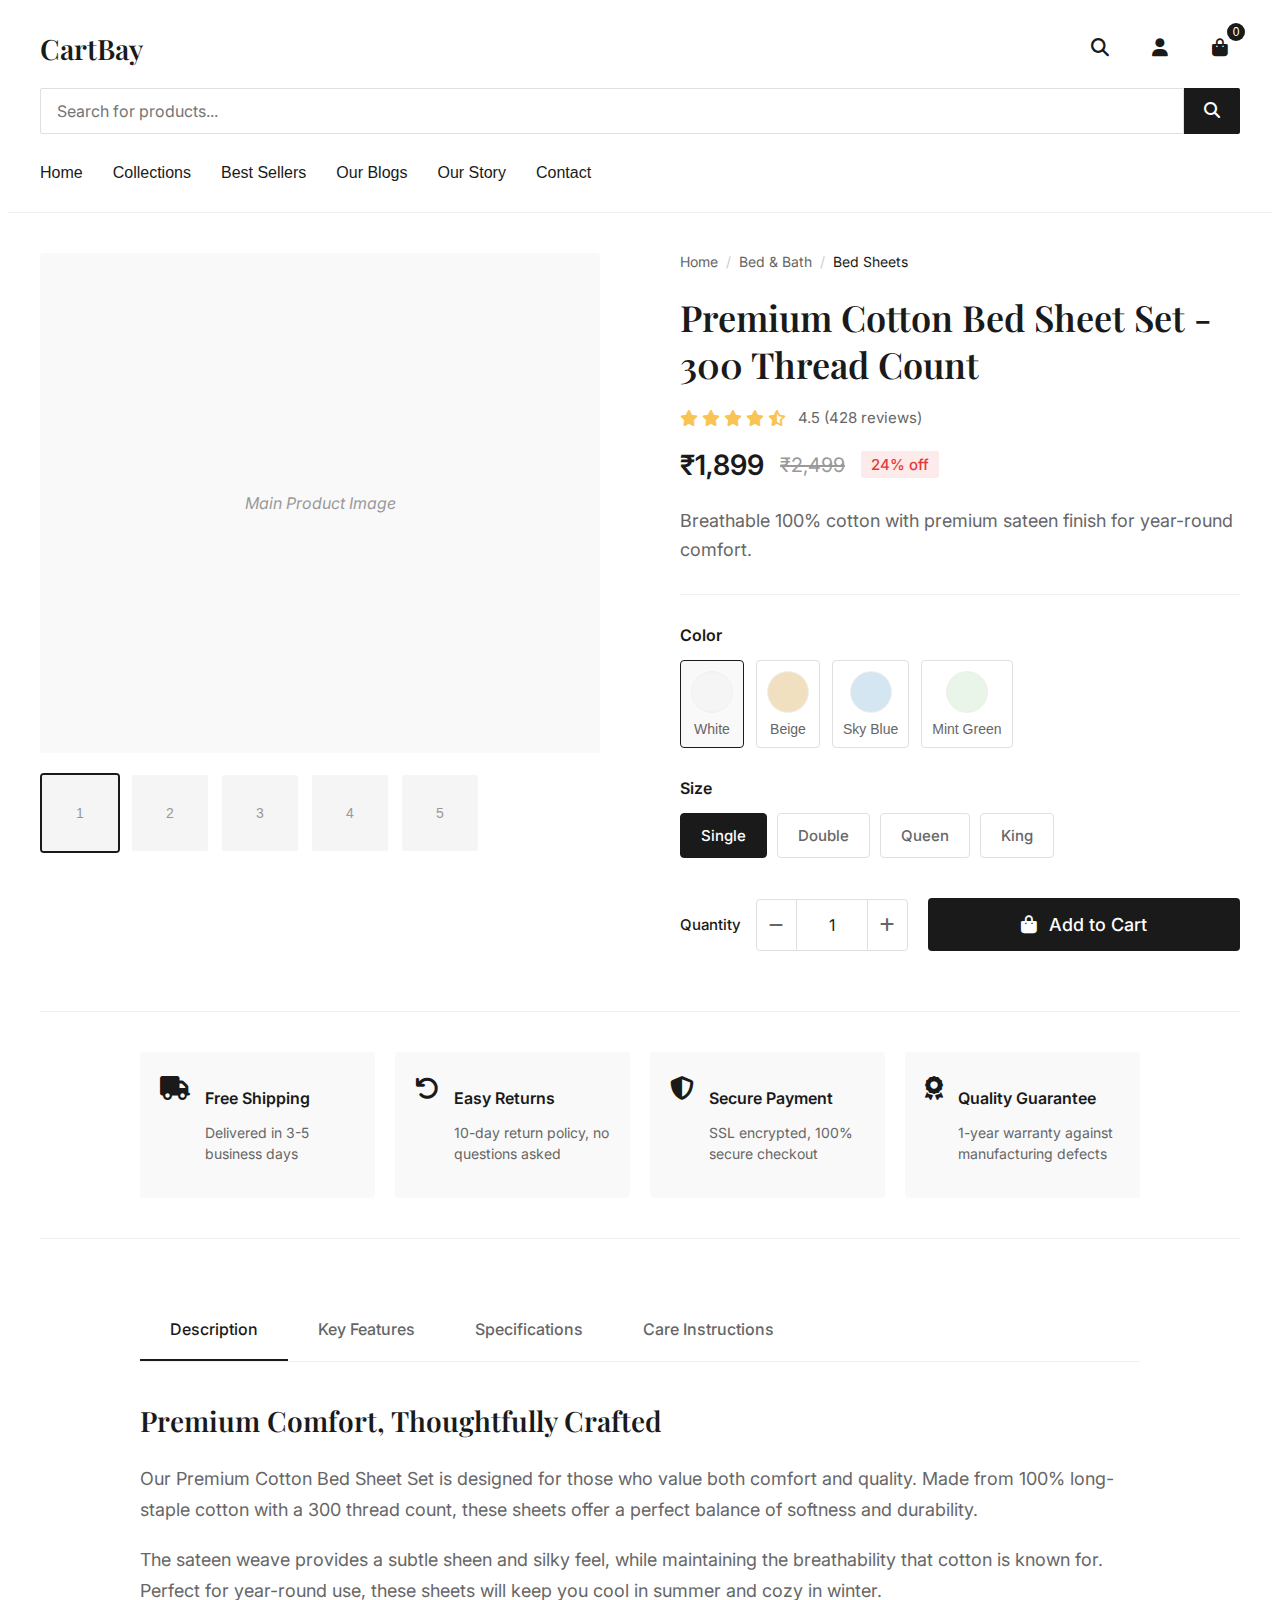
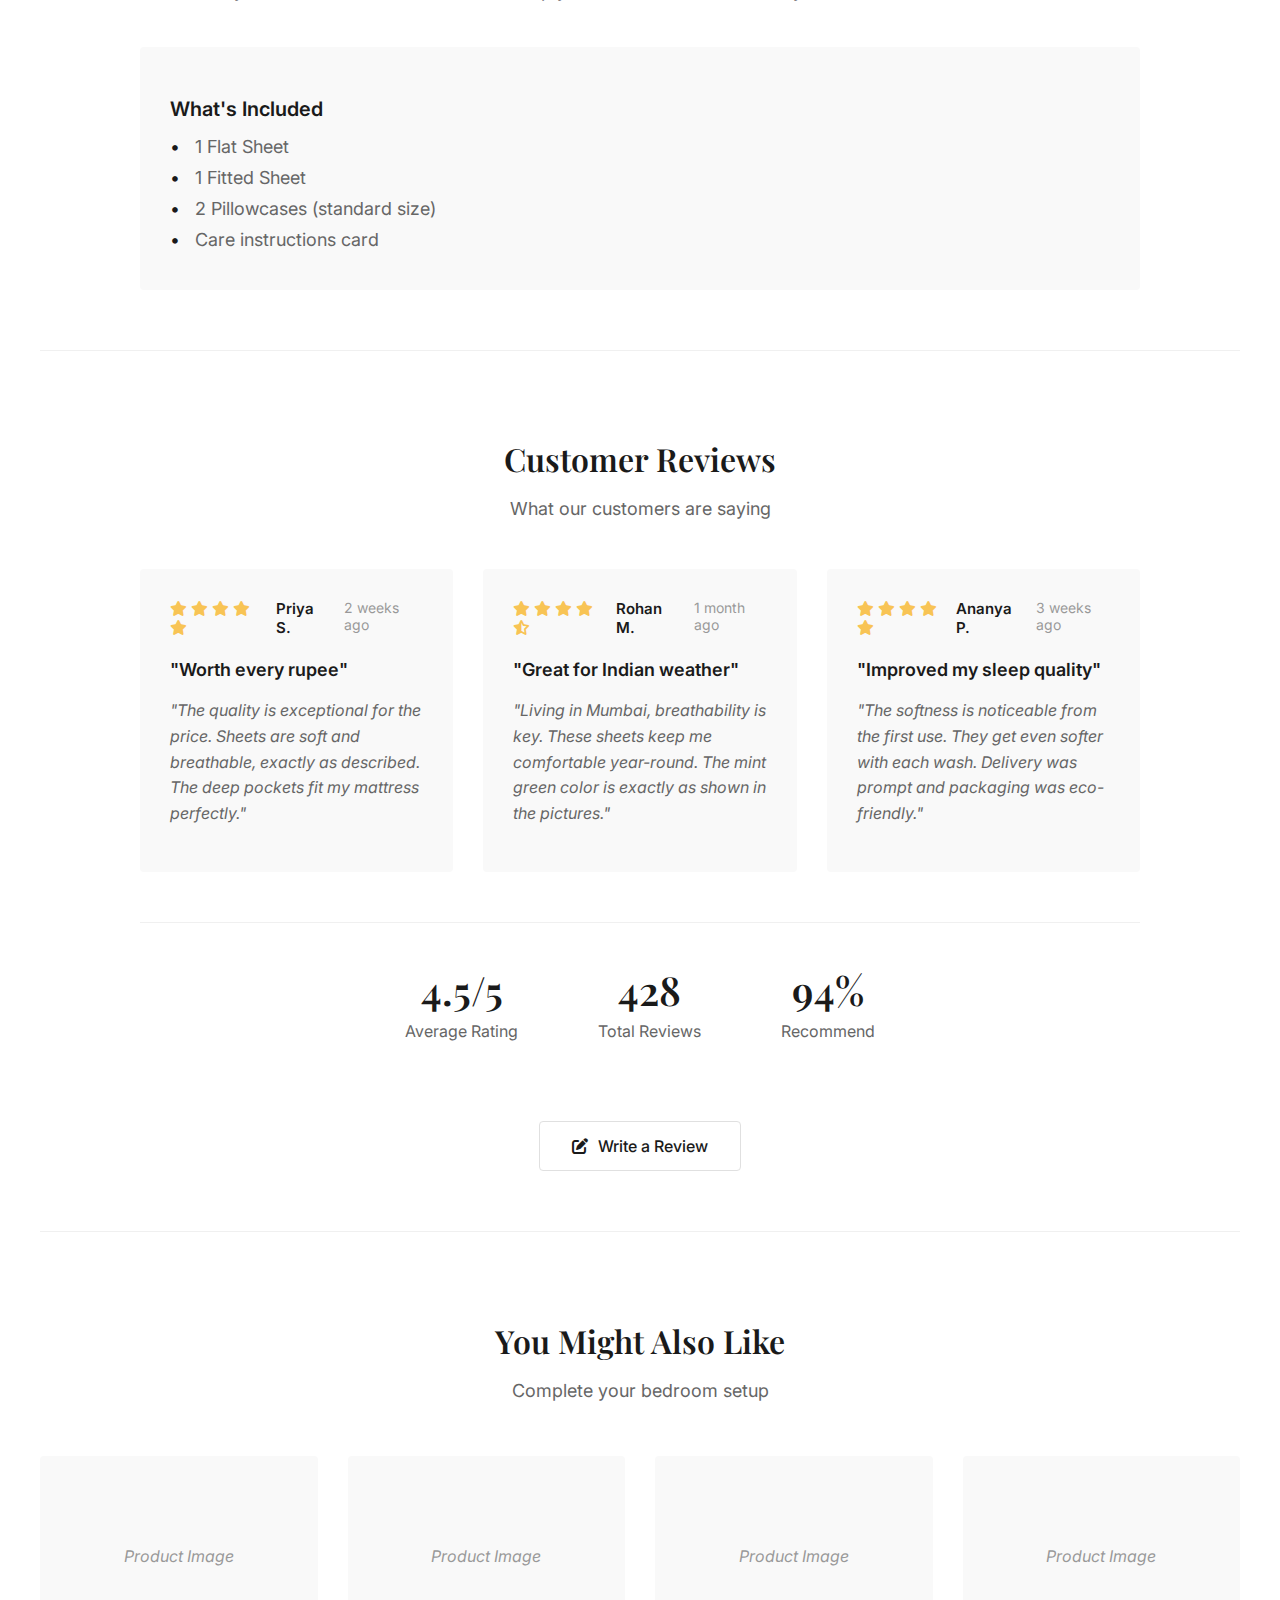
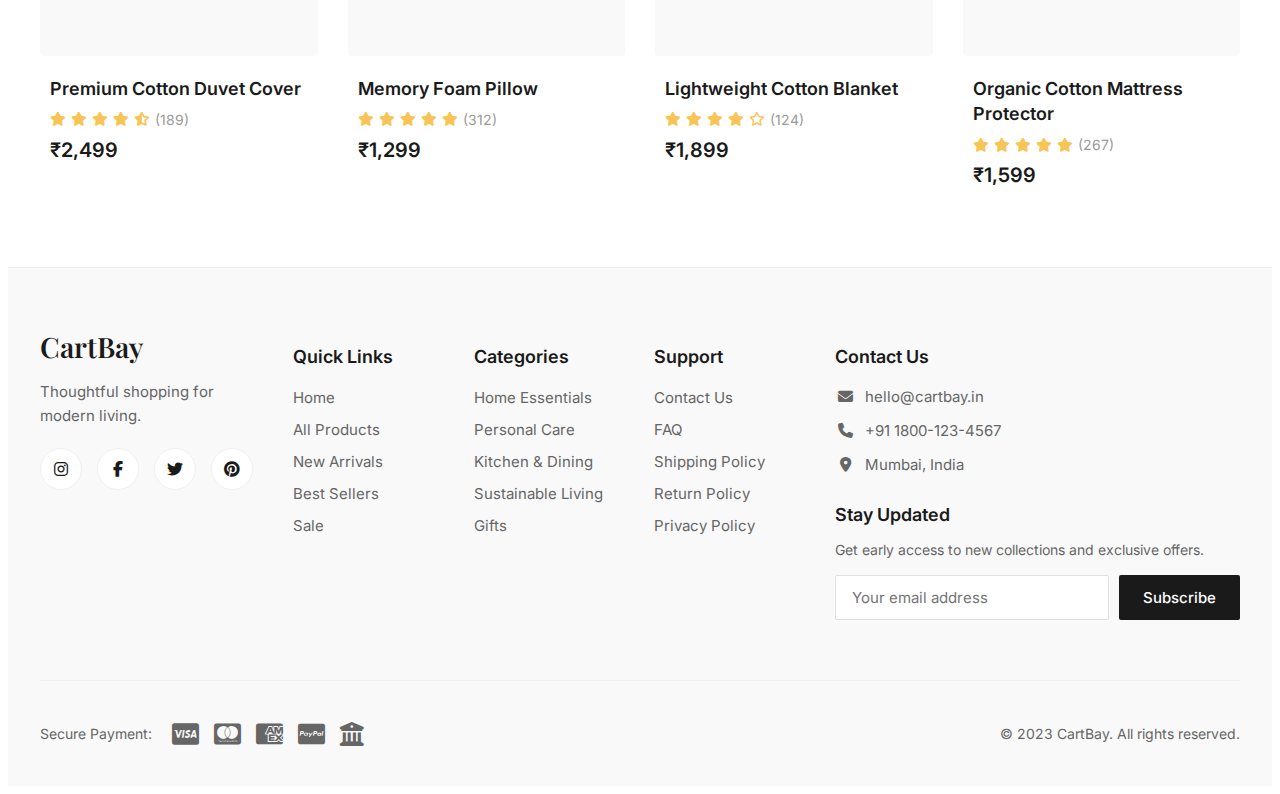
<file: single-product.html>
<!DOCTYPE html>
<html lang="en">
<head>
    <meta charset="UTF-8">
    <meta name="viewport" content="width=device-width, initial-scale=1.0">
    <title>CartBay - Premium Indian eCommerce</title>
    <link rel="preconnect" href="https://fonts.googleapis.com">
    <link rel="preconnect" href="https://fonts.gstatic.com" crossorigin>
    <link href="https://fonts.googleapis.com/css2?family=Playfair+Display:wght@400;500;600&family=Inter:wght@300;400;500&display=swap" rel="stylesheet">
    <link rel="stylesheet" href="style.css">
    <link rel="stylesheet" href="https://cdnjs.cloudflare.com/ajax/libs/font-awesome/6.4.0/css/all.min.css">
</head>
<body>
    <!-- Main container for WordPress/WooCommerce integration -->
    <div class="cb-homepage-container">
        
        <!-- HEADER SECTION -->
        <header class="cb-header">
            <div class="cb-header__inner">
                <!-- Logo and Mobile Menu Toggle -->
                <div class="cb-header__top">
                    <button class="cb-header__mobile-toggle" id="mobileMenuToggle">
                        <i class="fas fa-bars"></i>
                    </button>
                    
                    <div class="cb-header__logo">
                        <a href="#" class="cb-header__logo-link">
                            <span class="cb-header__logo-text">CartBay</span>
                        </a>
                    </div>
                    
                    <div class="cb-header__right">
                        <div class="cb-header__search">
                            <button class="cb-header__search-toggle" id="searchToggle">
                                <i class="fas fa-search"></i>
                            </button>
                        </div>
                        
                        <div class="cb-header__user">
                            <a href="#" class="cb-header__user-link">
                                <i class="fas fa-user"></i>
                            </a>
                        </div>
                        
                        <div class="cb-header__cart">
                            <a href="cart.html" class="cb-header__cart-link">
                                <i class="fas fa-shopping-bag"></i>
                                <span class="cb-header__cart-count">0</span>
                            </a>
                        </div>
                    </div>
                </div>
                
                <!-- Search Bar (Hidden on Mobile by default) -->
                <div class="cb-header__search-bar" id="searchBar">
                    <form class="cb-header__search-form">
                        <input type="text" class="cb-header__search-input" placeholder="Search for products...">
                        <button type="submit" class="cb-header__search-submit">
                            <i class="fas fa-search"></i>
                        </button>
                    </form>
                    <button class="cb-header__search-close" id="searchClose">
                        <i class="fas fa-times"></i>
                    </button>
                </div>
                
                <!-- Main Navigation -->
                <nav class="cb-header__nav" id="mainNav">
                    <ul class="cb-header__nav-list">
                        <li class="cb-header__nav-item">
                            <a href="index.html" class="cb-header__nav-link">Home</a>
                        </li>
                        <li class="cb-header__nav-item cb-header__nav-item--has-dropdown">
                            <a href="#" class="cb-header__nav-link">Collections</a>
                            <div class="cb-header__dropdown">
                                <a href="#" class="cb-header__dropdown-link">Home Essentials</a>
                                <a href="#" class="cb-header__dropdown-link">Personal Care</a>
                                <a href="#" class="cb-header__dropdown-link">Kitchen & Dining</a>
                                <a href="#" class="cb-header__dropdown-link">Sustainable Living</a>
                            </div>
                        </li>
                        <li class="cb-header__nav-item">
                            <a href="all-products.html" class="cb-header__nav-link">Best Sellers</a>
                        </li>
                        <li class="cb-header__nav-item">
                            <a href="blogs.html" class="cb-header__nav-link">Our Blogs</a>
                        </li>
                        <li class="cb-header__nav-item">
                            <a href="about.html" class="cb-header__nav-link">Our Story</a>
                        </li>
                        <li class="cb-header__nav-item">
                            <a href="contact.html" class="cb-header__nav-link">Contact</a>
                        </li>
                    </ul>
                    
                    <!-- Mobile-only additional links -->
                    <div class="cb-header__mobile-extras">
                        <a href="#" class="cb-header__mobile-link">
                            <i class="fas fa-user"></i>
                            My Account
                        </a>
                        <a href="#" class="cb-header__mobile-link">
                            <i class="fas fa-heart"></i>
                            Wishlist
                        </a>
                        <a href="#" class="cb-header__mobile-link">
                            <i class="fas fa-question-circle"></i>
                            Help Center
                        </a>
                    </div>
                </nav>
            </div>
        </header>

    <!-- Product Page Container -->
    <div class="cb-product-container">
        
        <!-- Section 1: Product Hero -->
        <section class="cb-product-hero">
            <div class="cb-product-hero__inner">
                
                <!-- Product Images -->
                <div class="cb-product-hero__gallery">
                    <!-- Main Image -->
                    <div class="cb-product-hero__main-image">
                        <div class="cb-product-hero__image-placeholder">
                            <div class="cb-product-hero__image-overlay">Main Product Image</div>
                        </div>
                    </div>
                    
                    <!-- Thumbnails -->
                    <div class="cb-product-hero__thumbnails">
                        <button class="cb-product-hero__thumbnail cb-product-hero__thumbnail--active">
                            <div class="cb-product-hero__thumbnail-placeholder">1</div>
                        </button>
                        <button class="cb-product-hero__thumbnail">
                            <div class="cb-product-hero__thumbnail-placeholder">2</div>
                        </button>
                        <button class="cb-product-hero__thumbnail">
                            <div class="cb-product-hero__thumbnail-placeholder">3</div>
                        </button>
                        <button class="cb-product-hero__thumbnail">
                            <div class="cb-product-hero__thumbnail-placeholder">4</div>
                        </button>
                        <button class="cb-product-hero__thumbnail">
                            <div class="cb-product-hero__thumbnail-placeholder">5</div>
                        </button>
                    </div>
                </div>
                
                <!-- Product Info -->
                <div class="cb-product-hero__info">
                    <!-- Breadcrumb (minimal) -->
                    <div class="cb-product-hero__breadcrumb">
                        <a href="#" class="cb-product-hero__breadcrumb-link">Home</a>
                        <span class="cb-product-hero__breadcrumb-separator">/</span>
                        <a href="#" class="cb-product-hero__breadcrumb-link">Bed & Bath</a>
                        <span class="cb-product-hero__breadcrumb-separator">/</span>
                        <span class="cb-product-hero__breadcrumb-current">Bed Sheets</span>
                    </div>
                    
                    <!-- Product Title -->
                    <h1 class="cb-product-hero__title">Premium Cotton Bed Sheet Set - 300 Thread Count</h1>
                    
                    <!-- Product Rating -->
                    <div class="cb-product-hero__rating">
                        <div class="cb-product-hero__rating-stars">
                            <i class="fas fa-star"></i>
                            <i class="fas fa-star"></i>
                            <i class="fas fa-star"></i>
                            <i class="fas fa-star"></i>
                            <i class="fas fa-star-half-alt"></i>
                        </div>
                        <span class="cb-product-hero__rating-text">4.5 (428 reviews)</span>
                    </div>
                    
                    <!-- Product Price -->
                    <div class="cb-product-hero__price">
                        <span class="cb-product-hero__price-current">₹1,899</span>
                        <span class="cb-product-hero__price-original">₹2,499</span>
                        <span class="cb-product-hero__price-discount">24% off</span>
                    </div>
                    
                    <!-- Product Benefit -->
                    <p class="cb-product-hero__benefit">Breathable 100% cotton with premium sateen finish for year-round comfort.</p>
                    
                    <!-- Color Options -->
                    <div class="cb-product-hero__options">
                        <h3 class="cb-product-hero__options-title">Color</h3>
                        <div class="cb-product-hero__colors">
                            <button class="cb-product-hero__color-option cb-product-hero__color-option--active">
                                <span class="cb-product-hero__color-swatch" style="background-color: #f5f5f5;"></span>
                                <span class="cb-product-hero__color-name">White</span>
                            </button>
                            <button class="cb-product-hero__color-option">
                                <span class="cb-product-hero__color-swatch" style="background-color: #f0e0c0;"></span>
                                <span class="cb-product-hero__color-name">Beige</span>
                            </button>
                            <button class="cb-product-hero__color-option">
                                <span class="cb-product-hero__color-swatch" style="background-color: #d4e6f1;"></span>
                                <span class="cb-product-hero__color-name">Sky Blue</span>
                            </button>
                            <button class="cb-product-hero__color-option">
                                <span class="cb-product-hero__color-swatch" style="background-color: #e8f5e8;"></span>
                                <span class="cb-product-hero__color-name">Mint Green</span>
                            </button>
                        </div>
                    </div>
                    
                    <!-- Size Options -->
                    <div class="cb-product-hero__options">
                        <h3 class="cb-product-hero__options-title">Size</h3>
                        <div class="cb-product-hero__sizes">
                            <button class="cb-product-hero__size-option cb-product-hero__size-option--active">
                                <span class="cb-product-hero__size-name">Single</span>
                            </button>
                            <button class="cb-product-hero__size-option">
                                <span class="cb-product-hero__size-name">Double</span>
                            </button>
                            <button class="cb-product-hero__size-option">
                                <span class="cb-product-hero__size-name">Queen</span>
                            </button>
                            <button class="cb-product-hero__size-option">
                                <span class="cb-product-hero__size-name">King</span>
                            </button>
                        </div>
                    </div>
                    
                    <!-- Quantity & CTA -->
                    <div class="cb-product-hero__action">
                        <div class="cb-product-hero__quantity">
                            <label for="cb-product-quantity" class="cb-product-hero__quantity-label">Quantity</label>
                            <div class="cb-product-hero__quantity-selector">
                                <button class="cb-product-hero__quantity-btn cb-product-hero__quantity-minus">
                                    <i class="fas fa-minus"></i>
                                </button>
                                <input type="number" id="cb-product-quantity" class="cb-product-hero__quantity-input" value="1" min="1" max="10">
                                <button class="cb-product-hero__quantity-btn cb-product-hero__quantity-plus">
                                    <i class="fas fa-plus"></i>
                                </button>
                            </div>
                        </div>
                        
                        <button class="cb-product-hero__add-to-cart">
                            <i class="fas fa-shopping-bag"></i>
                            Add to Cart
                        </button>
                    </div>
                </div>
            </div>
        </section>

        <!-- Section 2: Trust Near CTA -->
        <section class="cb-product-trust">
            <div class="cb-product-trust__inner">
                <div class="cb-product-trust__items">
                    <div class="cb-product-trust__item">
                        <div class="cb-product-trust__icon">
                            <i class="fas fa-truck"></i>
                        </div>
                        <div class="cb-product-trust__content">
                            <h3 class="cb-product-trust__title">Free Shipping</h3>
                            <p class="cb-product-trust__text">Delivered in 3-5 business days</p>
                        </div>
                    </div>
                    <div class="cb-product-trust__item">
                        <div class="cb-product-trust__icon">
                            <i class="fas fa-undo"></i>
                        </div>
                        <div class="cb-product-trust__content">
                            <h3 class="cb-product-trust__title">Easy Returns</h3>
                            <p class="cb-product-trust__text">10-day return policy, no questions asked</p>
                        </div>
                    </div>
                    <div class="cb-product-trust__item">
                        <div class="cb-product-trust__icon">
                            <i class="fas fa-shield-alt"></i>
                        </div>
                        <div class="cb-product-trust__content">
                            <h3 class="cb-product-trust__title">Secure Payment</h3>
                            <p class="cb-product-trust__text">SSL encrypted, 100% secure checkout</p>
                        </div>
                    </div>
                    <div class="cb-product-trust__item">
                        <div class="cb-product-trust__icon">
                            <i class="fas fa-award"></i>
                        </div>
                        <div class="cb-product-trust__content">
                            <h3 class="cb-product-trust__title">Quality Guarantee</h3>
                            <p class="cb-product-trust__text">1-year warranty against manufacturing defects</p>
                        </div>
                    </div>
                </div>
            </div>
        </section>

        <!-- Section 3: Product Details -->
        <section class="cb-product-details">
            <div class="cb-product-details__inner">
                <!-- Tab Navigation -->
                <div class="cb-product-details__tabs">
                    <button class="cb-product-details__tab cb-product-details__tab--active" data-tab="description">
                        Description
                    </button>
                    <button class="cb-product-details__tab" data-tab="features">
                        Key Features
                    </button>
                    <button class="cb-product-details__tab" data-tab="specifications">
                        Specifications
                    </button>
                    <button class="cb-product-details__tab" data-tab="care">
                        Care Instructions
                    </button>
                </div>
                
                <!-- Tab Content -->
                <div class="cb-product-details__content">
                    <!-- Description Tab -->
                    <div class="cb-product-details__tab-pane cb-product-details__tab-pane--active" id="description">
                        <h2 class="cb-product-details__pane-title">Premium Comfort, Thoughtfully Crafted</h2>
                        <p class="cb-product-details__pane-text">Our Premium Cotton Bed Sheet Set is designed for those who value both comfort and quality. Made from 100% long-staple cotton with a 300 thread count, these sheets offer a perfect balance of softness and durability.</p>
                        <p class="cb-product-details__pane-text">The sateen weave provides a subtle sheen and silky feel, while maintaining the breathability that cotton is known for. Perfect for year-round use, these sheets will keep you cool in summer and cozy in winter.</p>
                        
                        <div class="cb-product-details__highlight">
                            <h3 class="cb-product-details__highlight-title">What's Included</h3>
                            <ul class="cb-product-details__list">
                                <li class="cb-product-details__list-item">1 Flat Sheet</li>
                                <li class="cb-product-details__list-item">1 Fitted Sheet</li>
                                <li class="cb-product-details__list-item">2 Pillowcases (standard size)</li>
                                <li class="cb-product-details__list-item">Care instructions card</li>
                            </ul>
                        </div>
                    </div>
                    
                    <!-- Features Tab -->
                    <div class="cb-product-details__tab-pane" id="features">
                        <h2 class="cb-product-details__pane-title">Key Features</h2>
                        <div class="cb-product-details__features">
                            <div class="cb-product-details__feature">
                                <div class="cb-product-details__feature-icon">
                                    <i class="fas fa-leaf"></i>
                                </div>
                                <div class="cb-product-details__feature-content">
                                    <h3 class="cb-product-details__feature-title">100% Premium Cotton</h3>
                                    <p class="cb-product-details__feature-text">Long-staple cotton fibers for superior softness and durability.</p>
                                </div>
                            </div>
                            <div class="cb-product-details__feature">
                                <div class="cb-product-details__feature-icon">
                                    <i class="fas fa-wind"></i>
                                </div>
                                <div class="cb-product-details__feature-content">
                                    <h3 class="cb-product-details__feature-title">Breathable Fabric</h3>
                                    <p class="cb-product-details__feature-text">Natural cotton fibers allow air circulation for comfortable sleep.</p>
                                </div>
                            </div>
                            <div class="cb-product-details__feature">
                                <div class="cb-product-details__feature-icon">
                                    <i class="fas fa-ruler-combined"></i>
                                </div>
                                <div class="cb-product-details__feature-content">
                                    <h3 class="cb-product-details__feature-title">Deep Pockets</h3>
                                    <p class="cb-product-details__feature-text">Fitted sheet with 15-inch deep pockets to accommodate thicker mattresses.</p>
                                </div>
                            </div>
                            <div class="cb-product-details__feature">
                                <div class="cb-product-details__feature-icon">
                                    <i class="fas fa-tags"></i>
                                </div>
                                <div class="cb-product-details__feature-content">
                                    <h3 class="cb-product-details__feature-title">Tagless Design</h3>
                                    <p class="cb-product-details__feature-text">Printed care instructions for added comfort and convenience.</p>
                                </div>
                            </div>
                        </div>
                    </div>
                    
                    <!-- Specifications Tab -->
                    <div class="cb-product-details__tab-pane" id="specifications">
                        <h2 class="cb-product-details__pane-title">Product Specifications</h2>
                        <div class="cb-product-details__specs">
                            <div class="cb-product-details__spec-row">
                                <span class="cb-product-details__spec-label">Material</span>
                                <span class="cb-product-details__spec-value">100% Cotton</span>
                            </div>
                            <div class="cb-product-details__spec-row">
                                <span class="cb-product-details__spec-label">Thread Count</span>
                                <span class="cb-product-details__spec-value">300</span>
                            </div>
                            <div class="cb-product-details__spec-row">
                                <span class="cb-product-details__spec-label">Weave</span>
                                <span class="cb-product-details__spec-value">Sateen</span>
                            </div>
                            <div class="cb-product-details__spec-row">
                                <span class="cb-product-details__spec-label">Colors Available</span>
                                <span class="cb-product-details__spec-value">4 (White, Beige, Sky Blue, Mint Green)</span>
                            </div>
                            <div class="cb-product-details__spec-row">
                                <span class="cb-product-details__spec-label">Sizes Available</span>
                                <span class="cb-product-details__spec-value">Single, Double, Queen, King</span>
                            </div>
                            <div class="cb-product-details__spec-row">
                                <span class="cb-product-details__spec-label">Care Instructions</span>
                                <span class="cb-product-details__spec-value">Machine wash cold, Tumble dry low</span>
                            </div>
                            <div class="cb-product-details__spec-row">
                                <span class="cb-product-details__spec-label">Origin</span>
                                <span class="cb-product-details__spec-value">Made in India</span>
                            </div>
                        </div>
                    </div>
                    
                    <!-- Care Instructions Tab -->
                    <div class="cb-product-details__tab-pane" id="care">
                        <h2 class="cb-product-details__pane-title">Care Instructions</h2>
                        <div class="cb-product-details__care">
                            <div class="cb-product-details__care-item">
                                <h3 class="cb-product-details__care-title">Washing</h3>
                                <p class="cb-product-details__care-text">Machine wash separately in cold water with mild detergent. Do not bleach.</p>
                            </div>
                            <div class="cb-product-details__care-item">
                                <h3 class="cb-product-details__care-title">Drying</h3>
                                <p class="cb-product-details__care-text">Tumble dry on low heat. Remove promptly to minimize wrinkles.</p>
                            </div>
                            <div class="cb-product-details__care-item">
                                <h3 class="cb-product-details__care-title">Ironing</h3>
                                <p class="cb-product-details__care-text">If needed, iron on medium heat while slightly damp.</p>
                            </div>
                            <div class="cb-product-details__care-item">
                                <h3 class="cb-product-details__care-title">Storage</h3>
                                <p class="cb-product-details__care-text">Store in a cool, dry place away from direct sunlight.</p>
                            </div>
                        </div>
                    </div>
                </div>
            </div>
        </section>

        <!-- Section 4: Social Proof -->
        <section class="cb-product-proof">
            <div class="cb-product-proof__inner">
                <h2 class="cb-product-proof__title">Customer Reviews</h2>
                <p class="cb-product-proof__subtitle">What our customers are saying</p>
                
                <div class="cb-product-proof__reviews">
                    <!-- Review 1 -->
                    <div class="cb-product-proof__review">
                        <div class="cb-product-proof__review-header">
                            <div class="cb-product-proof__review-rating">
                                <i class="fas fa-star"></i>
                                <i class="fas fa-star"></i>
                                <i class="fas fa-star"></i>
                                <i class="fas fa-star"></i>
                                <i class="fas fa-star"></i>
                            </div>
                            <div class="cb-product-proof__review-meta">
                                <span class="cb-product-proof__review-author">Priya S.</span>
                                <span class="cb-product-proof__review-date">2 weeks ago</span>
                            </div>
                        </div>
                        <h3 class="cb-product-proof__review-title">"Worth every rupee"</h3>
                        <p class="cb-product-proof__review-text">"The quality is exceptional for the price. Sheets are soft and breathable, exactly as described. The deep pockets fit my mattress perfectly."</p>
                    </div>
                    
                    <!-- Review 2 -->
                    <div class="cb-product-proof__review">
                        <div class="cb-product-proof__review-header">
                            <div class="cb-product-proof__review-rating">
                                <i class="fas fa-star"></i>
                                <i class="fas fa-star"></i>
                                <i class="fas fa-star"></i>
                                <i class="fas fa-star"></i>
                                <i class="fas fa-star-half-alt"></i>
                            </div>
                            <div class="cb-product-proof__review-meta">
                                <span class="cb-product-proof__review-author">Rohan M.</span>
                                <span class="cb-product-proof__review-date">1 month ago</span>
                            </div>
                        </div>
                        <h3 class="cb-product-proof__review-title">"Great for Indian weather"</h3>
                        <p class="cb-product-proof__review-text">"Living in Mumbai, breathability is key. These sheets keep me comfortable year-round. The mint green color is exactly as shown in the pictures."</p>
                    </div>
                    
                    <!-- Review 3 -->
                    <div class="cb-product-proof__review">
                        <div class="cb-product-proof__review-header">
                            <div class="cb-product-proof__review-rating">
                                <i class="fas fa-star"></i>
                                <i class="fas fa-star"></i>
                                <i class="fas fa-star"></i>
                                <i class="fas fa-star"></i>
                                <i class="fas fa-star"></i>
                            </div>
                            <div class="cb-product-proof__review-meta">
                                <span class="cb-product-proof__review-author">Ananya P.</span>
                                <span class="cb-product-proof__review-date">3 weeks ago</span>
                            </div>
                        </div>
                        <h3 class="cb-product-proof__review-title">"Improved my sleep quality"</h3>
                        <p class="cb-product-proof__review-text">"The softness is noticeable from the first use. They get even softer with each wash. Delivery was prompt and packaging was eco-friendly."</p>
                    </div>
                </div>
                
                <!-- Review Summary -->
                <div class="cb-product-proof__summary">
                    <div class="cb-product-proof__summary-item">
                        <span class="cb-product-proof__summary-number">4.5/5</span>
                        <span class="cb-product-proof__summary-label">Average Rating</span>
                    </div>
                    <div class="cb-product-proof__summary-item">
                        <span class="cb-product-proof__summary-number">428</span>
                        <span class="cb-product-proof__summary-label">Total Reviews</span>
                    </div>
                    <div class="cb-product-proof__summary-item">
                        <span class="cb-product-proof__summary-number">94%</span>
                        <span class="cb-product-proof__summary-label">Recommend</span>
                    </div>
                </div>
                
                <!-- CTA to add review -->
                <div class="cb-product-proof__cta">
                    <button class="cb-product-proof__cta-button">
                        <i class="fas fa-edit"></i>
                        Write a Review
                    </button>
                </div>
            </div>
        </section>

        <!-- Section 5: Related Products -->
        <section class="cb-product-related">
            <div class="cb-product-related__inner">
                <div class="cb-product-related__header">
                    <h2 class="cb-product-related__title">You Might Also Like</h2>
                    <p class="cb-product-related__subtitle">Complete your bedroom setup</p>
                </div>
                
                <div class="cb-product-related__products">
                    <!-- Related Product 1 -->
                    <a href="#" class="cb-product-related__product">
                        <div class="cb-product-related__product-image">
                            <div class="cb-product-related__image-placeholder">Product Image</div>
                        </div>
                        <div class="cb-product-related__product-info">
                            <h3 class="cb-product-related__product-title">Premium Cotton Duvet Cover</h3>
                            <div class="cb-product-related__product-rating">
                                <i class="fas fa-star"></i>
                                <i class="fas fa-star"></i>
                                <i class="fas fa-star"></i>
                                <i class="fas fa-star"></i>
                                <i class="fas fa-star-half-alt"></i>
                                <span class="cb-product-related__rating-count">(189)</span>
                            </div>
                            <div class="cb-product-related__product-price">
                                <span class="cb-product-related__price-current">₹2,499</span>
                            </div>
                        </div>
                    </a>
                    
                    <!-- Related Product 2 -->
                    <a href="#" class="cb-product-related__product">
                        <div class="cb-product-related__product-image">
                            <div class="cb-product-related__image-placeholder">Product Image</div>
                        </div>
                        <div class="cb-product-related__product-info">
                            <h3 class="cb-product-related__product-title">Memory Foam Pillow</h3>
                            <div class="cb-product-related__product-rating">
                                <i class="fas fa-star"></i>
                                <i class="fas fa-star"></i>
                                <i class="fas fa-star"></i>
                                <i class="fas fa-star"></i>
                                <i class="fas fa-star"></i>
                                <span class="cb-product-related__rating-count">(312)</span>
                            </div>
                            <div class="cb-product-related__product-price">
                                <span class="cb-product-related__price-current">₹1,299</span>
                            </div>
                        </div>
                    </a>
                    
                    <!-- Related Product 3 -->
                    <a href="#" class="cb-product-related__product">
                        <div class="cb-product-related__product-image">
                            <div class="cb-product-related__image-placeholder">Product Image</div>
                        </div>
                        <div class="cb-product-related__product-info">
                            <h3 class="cb-product-related__product-title">Lightweight Cotton Blanket</h3>
                            <div class="cb-product-related__product-rating">
                                <i class="fas fa-star"></i>
                                <i class="fas fa-star"></i>
                                <i class="fas fa-star"></i>
                                <i class="fas fa-star"></i>
                                <i class="far fa-star"></i>
                                <span class="cb-product-related__rating-count">(124)</span>
                            </div>
                            <div class="cb-product-related__product-price">
                                <span class="cb-product-related__price-current">₹1,899</span>
                            </div>
                        </div>
                    </a>
                    
                    <!-- Related Product 4 -->
                    <a href="#" class="cb-product-related__product">
                        <div class="cb-product-related__product-image">
                            <div class="cb-product-related__image-placeholder">Product Image</div>
                        </div>
                        <div class="cb-product-related__product-info">
                            <h3 class="cb-product-related__product-title">Organic Cotton Mattress Protector</h3>
                            <div class="cb-product-related__product-rating">
                                <i class="fas fa-star"></i>
                                <i class="fas fa-star"></i>
                                <i class="fas fa-star"></i>
                                <i class="fas fa-star"></i>
                                <i class="fas fa-star"></i>
                                <span class="cb-product-related__rating-count">(267)</span>
                            </div>
                            <div class="cb-product-related__product-price">
                                <span class="cb-product-related__price-current">₹1,599</span>
                            </div>
                        </div>
                    </a>
                </div>
            </div>
        </section>
        
    </div>


        <!-- FOOTER SECTION -->
        <footer class="cb-footer">
            <div class="cb-footer__inner">
                <!-- Main Footer Content -->
                <div class="cb-footer__main">
                    <!-- Brand Column -->
                    <div class="cb-footer__brand">
                        <div class="cb-footer__logo">
                            <a href="#" class="cb-footer__logo-link">
                                <span class="cb-footer__logo-text">CartBay</span>
                            </a>
                        </div>
                        <p class="cb-footer__tagline">Thoughtful shopping for modern living.</p>
                        <div class="cb-footer__social">
                            <a href="#" class="cb-footer__social-link">
                                <i class="fab fa-instagram"></i>
                            </a>
                            <a href="#" class="cb-footer__social-link">
                                <i class="fab fa-facebook-f"></i>
                            </a>
                            <a href="#" class="cb-footer__social-link">
                                <i class="fab fa-twitter"></i>
                            </a>
                            <a href="#" class="cb-footer__social-link">
                                <i class="fab fa-pinterest"></i>
                            </a>
                        </div>
                    </div>
                    
                    <!-- Quick Links -->
                    <div class="cb-footer__links">
                        <h3 class="cb-footer__links-title">Quick Links</h3>
                        <ul class="cb-footer__links-list">
                            <li class="cb-footer__links-item">
                                <a href="#" class="cb-footer__links-link">Home</a>
                            </li>
                            <li class="cb-footer__links-item">
                                <a href="#" class="cb-footer__links-link">All Products</a>
                            </li>
                            <li class="cb-footer__links-item">
                                <a href="#" class="cb-footer__links-link">New Arrivals</a>
                            </li>
                            <li class="cb-footer__links-item">
                                <a href="#" class="cb-footer__links-link">Best Sellers</a>
                            </li>
                            <li class="cb-footer__links-item">
                                <a href="#" class="cb-footer__links-link">Sale</a>
                            </li>
                        </ul>
                    </div>
                    
                    <!-- Categories -->
                    <div class="cb-footer__links">
                        <h3 class="cb-footer__links-title">Categories</h3>
                        <ul class="cb-footer__links-list">
                            <li class="cb-footer__links-item">
                                <a href="#" class="cb-footer__links-link">Home Essentials</a>
                            </li>
                            <li class="cb-footer__links-item">
                                <a href="#" class="cb-footer__links-link">Personal Care</a>
                            </li>
                            <li class="cb-footer__links-item">
                                <a href="#" class="cb-footer__links-link">Kitchen & Dining</a>
                            </li>
                            <li class="cb-footer__links-item">
                                <a href="#" class="cb-footer__links-link">Sustainable Living</a>
                            </li>
                            <li class="cb-footer__links-item">
                                <a href="#" class="cb-footer__links-link">Gifts</a>
                            </li>
                        </ul>
                    </div>
                    
                    <!-- Support -->
                    <div class="cb-footer__links">
                        <h3 class="cb-footer__links-title">Support</h3>
                        <ul class="cb-footer__links-list">
                            <li class="cb-footer__links-item">
                                <a href="#" class="cb-footer__links-link">Contact Us</a>
                            </li>
                            <li class="cb-footer__links-item">
                                <a href="#" class="cb-footer__links-link">FAQ</a>
                            </li>
                            <li class="cb-footer__links-item">
                                <a href="#" class="cb-footer__links-link">Shipping Policy</a>
                            </li>
                            <li class="cb-footer__links-item">
                                <a href="#" class="cb-footer__links-link">Return Policy</a>
                            </li>
                            <li class="cb-footer__links-item">
                                <a href="#" class="cb-footer__links-link">Privacy Policy</a>
                            </li>
                        </ul>
                    </div>
                    
                    <!-- Contact Info -->
                    <div class="cb-footer__contact">
                        <h3 class="cb-footer__contact-title">Contact Us</h3>
                        <div class="cb-footer__contact-info">
                            <div class="cb-footer__contact-item">
                                <i class="fas fa-envelope"></i>
                                <span>hello@cartbay.in</span>
                            </div>
                            <div class="cb-footer__contact-item">
                                <i class="fas fa-phone"></i>
                                <span>+91 1800-123-4567</span>
                            </div>
                            <div class="cb-footer__contact-item">
                                <i class="fas fa-map-marker-alt"></i>
                                <span>Mumbai, India</span>
                            </div>
                        </div>
                        
                        <!-- Newsletter Signup -->
                        <div class="cb-footer__newsletter">
                            <h4 class="cb-footer__newsletter-title">Stay Updated</h4>
                            <p class="cb-footer__newsletter-text">Get early access to new collections and exclusive offers.</p>
                            <form class="cb-footer__newsletter-form">
                                <input type="email" class="cb-footer__newsletter-input" placeholder="Your email address">
                                <button type="submit" class="cb-footer__newsletter-submit">Subscribe</button>
                            </form>
                        </div>
                    </div>
                </div>
                
                <!-- Footer Bottom -->
                <div class="cb-footer__bottom">
                    <div class="cb-footer__payment">
                        <span class="cb-footer__payment-text">Secure Payment:</span>
                        <div class="cb-footer__payment-icons">
                            <i class="fab fa-cc-visa"></i>
                            <i class="fab fa-cc-mastercard"></i>
                            <i class="fab fa-cc-amex"></i>
                            <i class="fab fa-cc-paypal"></i>
                            <i class="fas fa-university"></i>
                        </div>
                    </div>
                    
                    <div class="cb-footer__copyright">
                        <p>&copy; 2023 CartBay. All rights reserved.</p>
                    </div>
                </div>
            </div>
        </footer>



    <!-- JavaScript for interactive elements -->
     <script src="script.js"></script>
    <!-- <script>
        document.addEventListener('DOMContentLoaded', function() {
            // Tab functionality
            const tabs = document.querySelectorAll('.cb-product-details__tab');
            const panes = document.querySelectorAll('.cb-product-details__tab-pane');
            
            tabs.forEach(tab => {
                tab.addEventListener('click', function() {
                    const tabId = this.getAttribute('data-tab');
                    
                    // Remove active class from all tabs and panes
                    tabs.forEach(t => t.classList.remove('cb-product-details__tab--active'));
                    panes.forEach(p => p.classList.remove('cb-product-details__tab-pane--active'));
                    
                    // Add active class to clicked tab and corresponding pane
                    this.classList.add('cb-product-details__tab--active');
                    document.getElementById(tabId).classList.add('cb-product-details__tab-pane--active');
                });
            });
            
            // Quantity selector functionality
            const quantityInput = document.querySelector('.cb-product-hero__quantity-input');
            const minusBtn = document.querySelector('.cb-product-hero__quantity-minus');
            const plusBtn = document.querySelector('.cb-product-hero__quantity-plus');
            
            if (minusBtn && plusBtn && quantityInput) {
                minusBtn.addEventListener('click', function() {
                    let currentValue = parseInt(quantityInput.value);
                    if (currentValue > 1) {
                        quantityInput.value = currentValue - 1;
                    }
                });
                
                plusBtn.addEventListener('click', function() {
                    let currentValue = parseInt(quantityInput.value);
                    if (currentValue < parseInt(quantityInput.max)) {
                        quantityInput.value = currentValue + 1;
                    }
                });
            }
            
            // Image gallery thumbnail click
            const thumbnails = document.querySelectorAll('.cb-product-hero__thumbnail');
            thumbnails.forEach(thumb => {
                thumb.addEventListener('click', function() {
                    thumbnails.forEach(t => t.classList.remove('cb-product-hero__thumbnail--active'));
                    this.classList.add('cb-product-hero__thumbnail--active');
                });
            });
            
            // Color and size option selection
            const colorOptions = document.querySelectorAll('.cb-product-hero__color-option');
            const sizeOptions = document.querySelectorAll('.cb-product-hero__size-option');
            
            colorOptions.forEach(option => {
                option.addEventListener('click', function() {
                    colorOptions.forEach(o => o.classList.remove('cb-product-hero__color-option--active'));
                    this.classList.add('cb-product-hero__color-option--active');
                });
            });
            
            sizeOptions.forEach(option => {
                option.addEventListener('click', function() {
                    sizeOptions.forEach(o => o.classList.remove('cb-product-hero__size-option--active'));
                    this.classList.add('cb-product-hero__size-option--active');
                });
            });
            
            // Add to cart button click
            const addToCartBtn = document.querySelector('.cb-product-hero__add-to-cart');
            if (addToCartBtn) {
                addToCartBtn.addEventListener('click', function() {
                    const originalText = this.innerHTML;
                    this.innerHTML = '<i class="fas fa-check"></i> Added to Cart';
                    this.style.backgroundColor = '#4CAF50';
                    
                    setTimeout(() => {
                        this.innerHTML = originalText;
                        this.style.backgroundColor = '';
                    }, 2000);
                });
            }
        });
    </script> -->
</body>
</html>
</file>
<file: style.css>
/* 
 * CartBay Premium Complete Styles
 * Includes Header, Footer, and all homepage sections
 * Fully responsive with mobile-first approach
 */

/* ============================================
   GLOBAL UTILITIES
   ============================================ */
.cb-no-scroll {
    overflow: hidden;
}

/* ============================================
   HEADER SECTION
   ============================================ */
.cb-header {
    font-family: 'Intaer', sans-serif;
    background-color: #ffffff;
    border-bottom: 1px solid #f0f0f0;
    position: sticky;
    top: 0;
    z-index: 1000;
}

.cb-header__inner {
    max-width: 1200px;
    margin: 0 auto;
    padding: 0 20px;
}

/* Top Bar with Logo and Icons */
.cb-header__top {
    display: flex;
    align-items: center;
    justify-content: space-between;
    padding: 20px 0;
}

.cb-header__mobile-toggle {
    display: flex;
    align-items: center;
    justify-content: center;
    width: 40px;
    height: 40px;
    background: none;
    border: none;
    font-size: 1.25rem;
    color: #1a1a1a;
    cursor: pointer;
}

@media (min-width: 1024px) {
    .cb-header__mobile-toggle {
        display: none;
    }
}

.cb-header__logo {
    flex: 1;
    display: flex;
    justify-content: center;
}

@media (min-width: 1024px) {
    .cb-header__logo {
        flex: none;
        justify-content: flex-start;
        margin-right: 40px;
    }
}

.cb-header__logo-link {
    text-decoration: none;
    color: inherit;
}

.cb-header__logo-text {
    font-family: 'Playfair Display', serif;
    font-size: 1.75rem;
    font-weight: 600;
    color: #1a1a1a;
}

.cb-header__right {
    display: flex;
    align-items: center;
    gap: 20px;
}

.cb-header__search,
.cb-header__user,
.cb-header__cart {
    display: flex;
    align-items: center;
}

.cb-header__search-toggle,
.cb-header__user-link,
.cb-header__cart-link {
    background: none;
    border: none;
    font-size: 1.125rem;
    color: #1a1a1a;
    cursor: pointer;
    text-decoration: none;
    display: flex;
    align-items: center;
    justify-content: center;
    width: 40px;
    height: 40px;
    transition: color 0.3s ease;
}

.cb-header__search-toggle:hover,
.cb-header__user-link:hover,
.cb-header__cart-link:hover {
    color: #666666;
}

.cb-header__cart-link {
    position: relative;
}

.cb-header__cart-count {
    position: absolute;
    top: -5px;
    right: -5px;
    background-color: #1a1a1a;
    color: #ffffff;
    font-size: 0.75rem;
    width: 18px;
    height: 18px;
    border-radius: 50%;
    display: flex;
    align-items: center;
    justify-content: center;
}

/* Search Bar */
.cb-header__search-bar {
    display: none;
    padding: 20px 0;
    border-top: 1px solid #f0f0f0;
    position: relative;
}

.cb-header__search-bar--open {
    display: block;
}

@media (min-width: 768px) {
    .cb-header__search-bar {
        display: block;
        padding: 0;
        border-top: none;
    }
    
    .cb-header__search-bar--open {
        display: block;
    }
    
    .cb-header__search-close {
        display: none;
    }
}

.cb-header__search-form {
    display: flex;
    width: 100%;
}

.cb-header__search-input {
    flex: 1;
    padding: 12px 16px;
    border: 1px solid #e0e0e0;
    border-radius: 2px 0 0 2px;
    font-family: 'Inter', sans-serif;
    font-size: 1rem;
    outline: none;
    transition: border-color 0.3s ease;
}

.cb-header__search-input:focus {
    border-color: #1a1a1a;
}

.cb-header__search-submit {
    padding: 12px 20px;
    background-color: #1a1a1a;
    color: #ffffff;
    border: none;
    border-radius: 0 2px 2px 0;
    cursor: pointer;
    font-size: 1rem;
    transition: background-color 0.3s ease;
}

.cb-header__search-submit:hover {
    background-color: #333333;
}

.cb-header__search-close {
    position: absolute;
    right: 0;
    top: 20px;
    background: none;
    border: none;
    font-size: 1.25rem;
    color: #666666;
    cursor: pointer;
    padding: 10px;
}

@media (min-width: 768px) {
    .cb-header__search-close {
        display: none;
    }
}

/* Main Navigation */
.cb-header__nav {
    position: fixed;
    top: 0;
    left: -100%;
    width: 80%;
    height: 100vh;
    background-color: #ffffff;
    z-index: 1001;
    transition: left 0.3s ease;
    overflow-y: auto;
    padding: 30px 20px;
    box-shadow: 2px 0 20px rgba(0, 0, 0, 0.1);
}

.cb-header__nav--open {
    left: 0;
}

@media (min-width: 1024px) {
    .cb-header__nav {
        position: static;
        width: auto;
        height: auto;
        background: none;
        box-shadow: none;
        padding: 0;
        display: block;
        overflow: visible;
    }
}

.cb-header__nav-list {
    list-style: none;
    padding: 0;
    margin: 0;
}

@media (min-width: 1024px) {
    .cb-header__nav-list {
        display: flex;
        gap: 30px;
    }
}

.cb-header__nav-item {
    margin-bottom: 15px;
    position: relative;
}

@media (min-width: 1024px) {
    .cb-header__nav-item {
        margin-bottom: 0;
    }
}

.cb-header__nav-link {
    display: block;
    padding: 12px 0;
    text-decoration: none;
    color: #1a1a1a;
    font-weight: 500;
    font-size: 1rem;
    transition: color 0.3s ease;
    border-bottom: 1px solid #f5f5f5;
}

@media (min-width: 1024px) {
    .cb-header__nav-link {
        padding: 30px 0;
        border-bottom: none;
    }
}

.cb-header__nav-link:hover {
    color: #666666;
}

/* Dropdown Menu */
.cb-header__dropdown {
    display: none;
    padding-left: 20px;
    background-color: #f9f9f9;
    margin-top: 10px;
    border-radius: 4px;
}

.cb-header__nav-item--open .cb-header__dropdown {
    display: block;
}

@media (min-width: 1024px) {
    .cb-header__dropdown {
        position: absolute;
        top: 100%;
        left: 0;
        min-width: 200px;
        padding: 20px;
        background-color: #ffffff;
        box-shadow: 0 10px 30px rgba(0, 0, 0, 0.1);
        border-radius: 4px;
        opacity: 0;
        visibility: hidden;
        transform: translateY(10px);
        transition: all 0.3s ease;
        z-index: 1000;
    }
    
    .cb-header__nav-item:hover .cb-header__dropdown {
        opacity: 1;
        visibility: visible;
        transform: translateY(0);
    }
}

.cb-header__dropdown-link {
    display: block;
    padding: 10px 0;
    text-decoration: none;
    color: #666666;
    font-size: 0.9375rem;
    transition: color 0.3s ease;
}

.cb-header__dropdown-link:hover {
    color: #1a1a1a;
}

/* Mobile Extras */
.cb-header__mobile-extras {
    margin-top: 30px;
    border-top: 1px solid #f0f0f0;
    padding-top: 20px;
}

@media (min-width: 1024px) {
    .cb-header__mobile-extras {
        display: none;
    }
}

.cb-header__mobile-link {
    display: flex;
    align-items: center;
    padding: 12px 0;
    text-decoration: none;
    color: #1a1a1a;
    font-size: 0.9375rem;
}

.cb-header__mobile-link i {
    margin-right: 10px;
    width: 20px;
    text-align: center;
}

/* ============================================
   MAIN CONTENT WRAPPER
   ============================================ */
.cb-main-content {
    font-family: 'Inter', sans-serif;
}

/* ============================================
   EXISTING HOMEPAGE SECTIONS (From previous code)
   ============================================ */

/* Section 1: Hero */
.cb-home-hero {
    font-family: 'Inter', sans-serif;
    background-color: #ffffff;
    padding: 60px 20px;
    overflow: hidden;
}

.cb-home-hero__inner {
    max-width: 1200px;
    margin: 0 auto;
    display: flex;
    flex-direction: column;
    align-items: center;
    gap: 50px;
}

@media (min-width: 768px) {
    .cb-home-hero__inner {
        flex-direction: row;
        gap: 80px;
    }
}

.cb-home-hero__content {
    flex: 1;
    text-align: center;
}

@media (min-width: 768px) {
    .cb-home-hero__content {
        text-align: left;
    }
}

.cb-home-hero__title {
    font-family: 'Playfair Display', serif;
    font-size: 2.5rem;
    font-weight: 600;
    line-height: 1.2;
    color: #1a1a1a;
    margin-bottom: 20px;
}

@media (min-width: 768px) {
    .cb-home-hero__title {
        font-size: 3.5rem;
    }
}

.cb-home-hero__subtitle {
    font-size: 1.125rem;
    line-height: 1.6;
    color: #666666;
    margin-bottom: 40px;
    max-width: 500px;
    margin-left: auto;
    margin-right: auto;
}

@media (min-width: 768px) {
    .cb-home-hero__subtitle {
        margin-left: 0;
        margin-right: 0;
    }
}

.cb-home-hero__cta-group {
    display: flex;
    flex-direction: column;
    gap: 15px;
    align-items: center;
}

@media (min-width: 768px) {
    .cb-home-hero__cta-group {
        flex-direction: row;
        gap: 20px;
    }
}

.cb-home-hero__cta-primary {
    display: inline-block;
    padding: 16px 32px;
    background-color: #1a1a1a;
    color: #ffffff;
    text-decoration: none;
    font-weight: 500;
    border-radius: 2px;
    transition: all 0.3s ease;
    border: 1px solid #1a1a1a;
    min-width: 200px;
    text-align: center;
}

.cb-home-hero__cta-primary:hover {
    background-color: #333333;
    transform: translateY(-2px);
}

.cb-home-hero__cta-secondary {
    display: inline-block;
    padding: 16px 32px;
    background-color: transparent;
    color: #1a1a1a;
    text-decoration: none;
    font-weight: 500;
    border-radius: 2px;
    transition: all 0.3s ease;
    border: 1px solid #e0e0e0;
    min-width: 200px;
    text-align: center;
}

.cb-home-hero__cta-secondary:hover {
    border-color: #1a1a1a;
    transform: translateY(-2px);
}

.cb-home-hero__image {
    flex: 1;
    width: 100%;
}

.cb-home-hero__image-placeholder {
    width: 100%;
    height: 300px;
    /* background-color: #640d0d; */
    background: url(https://i.pinimg.com/736x/49/26/06/492606c1f030112d631618ad03edd825.jpg) ;
    display: flex;
    align-items: center;
    justify-content: center;
    border-radius: 4px;
}

@media (min-width: 768px) {
    .cb-home-hero__image-placeholder {
        height: 400px;
    }
}

.cb-home-hero__image-overlay {
    color: #999999;
    font-style: italic;
}

/* Section 2: Trust Signals */
.cb-home-trust {
    font-family: 'Inter', sans-serif;
    background-color: #f9f9f9;
    padding: 80px 20px;
}

.cb-home-trust__inner {
    max-width: 1200px;
    margin: 0 auto;
}

.cb-home-trust__title {
    font-family: 'Playfair Display', serif;
    font-size: 2rem;
    font-weight: 600;
    text-align: center;
    color: #1a1a1a;
    margin-bottom: 50px;
}

.cb-home-trust__grid {
    display: grid;
    grid-template-columns: 2fr;
    gap: 40px;
}

@media (min-width: 768px) {
    .cb-home-trust__grid {
        grid-template-columns: repeat(2, 2fr);
    }
}

@media (min-width: 1024px) {
    .cb-home-trust__grid {
        grid-template-columns: repeat(4, 1fr);
    }
}

.cb-home-trust__item {
    text-align: center;
    padding: 30px 20px;
    background-color: #ffffff;
    border-radius: 4px;
    transition: all 0.3s ease;
}

.cb-home-trust__item:hover {
    transform: translateY(-5px);
    box-shadow: 0 10px 30px rgba(0, 0, 0, 0.05);
}

.cb-home-trust__icon {
    font-size: 2.5rem;
    color: #1a1a1a;
    margin-bottom: 20px;
    height: 70px;
    display: flex;
    align-items: center;
    justify-content: center;
}

.cb-home-trust__item-title {
    font-size: 1.25rem;
    font-weight: 600;
    color: #1a1a1a;
    margin-bottom: 10px;
}

.cb-home-trust__item-text {
    font-size: 0.9375rem;
    line-height: 1.6;
    color: #666666;
}


/* Section 3: Featured Collections */
/* Section: Collections */
.cb-home-collections {
    font-family: 'Inter', sans-serif;
    padding: 80px 20px;
    background-color: #ffffff;
}

.cb-home-collections__inner {
    max-width: 1200px;
    margin: 0 auto;
}

.cb-home-collections__header {
    text-align: center;
    margin-bottom: 60px;
}

.cb-home-collections__title {
    font-family: 'Playfair Display', serif;
    font-size: 2rem;
    font-weight: 600;
    color: #1a1a1a;
    margin-bottom: 15px;
}

.cb-home-collections__subtitle {
    font-size: 1.125rem;
    color: #666666;
    max-width: 500px;
    margin: 0 auto;
    line-height: 1.6;
}

.cb-home-collections__grid {
    display: grid;
    grid-template-columns: 1fr;
    gap: 30px;
}

@media (min-width: 768px) {
    .cb-home-collections__grid {
        grid-template-columns: repeat(2, 1fr);
    }
}

@media (min-width: 1024px) {
    .cb-home-collections__grid {
        grid-template-columns: repeat(4, 1fr);
    }
}

.cb-home-collections__card {
    text-decoration: none;
    color: inherit;
    display: block;
    transition: all 0.3s ease;
}

.cb-home-collections__card:hover {
    transform: translateY(-5px);
}

.cb-home-collections__card:hover .cb-home-collections__card-image {
    transform: scale(1.02);
}

.cb-home-collections__card-image {
    height: 250px;
    background-color: #f5f5f5;
    margin-bottom: 20px;
    border-radius: 4px;
    overflow: hidden;
    position: relative;
    transition: transform 0.4s ease;
}

.cb-home-collections__card-image img {
    width: 100%;
    height: 100%;
    object-fit: cover;
    display: block;
}

.cb-home-collections__card-title {
    font-size: 1.25rem;
    font-weight: 600;
    color: #1a1a1a;
    margin-bottom: 10px;
}

.cb-home-collections__card-text {
    font-size: 0.9375rem;
    line-height: 1.6;
    color: #666666;
}

/* .cb-home-collections {
    font-family: 'Inter', sans-serif;
    padding: 80px 20px;
    background-color: #ffffff;
}

.cb-home-collections__inner {
    max-width: 1200px;
    margin: 0 auto;
}

.cb-home-collections__header {
    text-align: center;
    margin-bottom: 60px;
}

.cb-home-collections__title {
    font-family: 'Playfair Display', serif;
    font-size: 2rem;
    font-weight: 600;
    color: #1a1a1a;
    margin-bottom: 15px;
}

.cb-home-collections__subtitle {
    font-size: 1.125rem;
    color: #666666;
    max-width: 500px;
    margin: 0 auto;
    line-height: 1.6;
}

.cb-home-collections__grid {
    display: grid;
    grid-template-columns: 1fr;
    gap: 30px;
    
}

@media (min-width: 768px) {
    .cb-home-collections__grid {
        grid-template-columns: repeat(2, 1fr);
    }
}

@media (min-width: 1024px) {
    .cb-home-collections__grid {
        grid-template-columns: repeat(2, 1fr);
    }
}

.cb-home-collections__card {
    text-decoration: none;
    color: inherit;
    display: block;
    transition: all 0.3s ease;
    
}

.cb-home-collections__card:hover {
    transform: translateY(-5px);
}

.cb-home-collections__card:hover .cb-home-collections__card-image {
    transform: scale(1.02);
}

.cb-home-collections__card-image {
    height: 250px;
    background-color: #f5f5f5;
    margin-bottom: 20px;
    border-radius: 4px;
    overflow: hidden;
    position: relative;
    transition: transform 0.4s ease;
    display: flex;
    align-items: center;
    justify-content: center;
}

.cb-home-collections__card-overlay {
    color: #999999;
    font-style: italic;
}

.cb-home-collections__card-title {
    font-size: 1.25rem;
    font-weight: 600;
    color: #1a1a1a;
    margin-bottom: 10px;
}

.cb-home-collections__card-text {
    font-size: 0.9375rem;
    line-height: 1.6;
    color: #666666;
} */



/* Section 4: Brand Promise */
/* Section 4: Brand Promise */
.cb-home-promise {
    font-family: 'Inter', sans-serif;
    background-color: #f9f9f9;
    padding: 80px 20px;
}

.cb-home-promise__inner {
    max-width: 1200px;
    margin: 0 auto;
    display: flex;
    flex-direction: column;
    gap: 60px;
}

@media (min-width: 768px) {
    .cb-home-promise__inner {
        flex-direction: row;
        align-items: center;
        gap: 80px;
    }
}

.cb-home-promise__content {
    flex: 1;
}

.cb-home-promise__title {
    font-family: 'Playfair Display', serif;
    font-size: 2rem;
    font-weight: 600;
    color: #1a1a1a;
    margin-bottom: 30px;
}

.cb-home-promise__text {
    font-size: 1.125rem;
    line-height: 1.7;
    color: #666666;
    margin-bottom: 20px;
}

.cb-home-promise__signature {
    margin-top: 30px;
}

.cb-home-promise__signature-text {
    font-family: 'Playfair Display', serif;
    font-style: italic;
    color: #1a1a1a;
    font-size: 1.125rem;
}

.cb-home-promise__visual {
    flex: 1;
}

.cb-home-promise__visual-placeholder {
    width: 100%;
    height: 300px;
    background-color: #f5f5f5;
    border-radius: 4px;
    overflow: hidden;
    position: relative;
}

.cb-home-promise__visual-placeholder img {
    width: 100%;
    height: 100%;
    object-fit: cover;
    display: block;
}

@media (min-width: 768px) {
    .cb-home-promise__visual-placeholder {
        height: 400px;
    }
}

/* 

.cb-home-promise {
    font-family: 'Inter', sans-serif;
    background-color: #f9f9f9;
    padding: 80px 20px;
}

.cb-home-promise__inner {
    max-width: 1200px;
    margin: 0 auto;
    display: flex;
    flex-direction: column;
    gap: 60px;
}

@media (min-width: 768px) {
    .cb-home-promise__inner {
        flex-direction: row;
        align-items: center;
        gap: 80px;
    }
}

.cb-home-promise__content {
    flex: 1;
}

.cb-home-promise__title {
    font-family: 'Playfair Display', serif;
    font-size: 2rem;
    font-weight: 600;
    color: #1a1a1a;
    margin-bottom: 30px;
}

.cb-home-promise__text {
    font-size: 1.125rem;
    line-height: 1.7;
    color: #666666;
    margin-bottom: 20px;
}

.cb-home-promise__signature {
    margin-top: 30px;
}

.cb-home-promise__signature-text {
    font-family: 'Playfair Display', serif;
    font-style: italic;
    color: #1a1a1a;
    font-size: 1.125rem;
}

.cb-home-promise__visual {
    flex: 1;
}

.cb-home-promise__visual-placeholder {
    width: 100%;
    height: 300px;
    background-color: #f5f5f5;
    display: flex;
    align-items: center;
    justify-content: center;
    border-radius: 4px;
}

@media (min-width: 768px) {
    .cb-home-promise__visual-placeholder {
        height: 400px;
    }
}

.cb-home-promise__visual-overlay {
    color: #999999;
    font-style: italic;
} */

/* Section 5: Social Proof */
.cb-home-social-proof {
    font-family: 'Inter', sans-serif;
    padding: 80px 20px;
    background-color: #ffffff;
}

.cb-home-social-proof__inner {
    max-width: 1200px;
    margin: 0 auto;
}

.cb-home-social-proof__title {
    font-family: 'Playfair Display', serif;
    font-size: 2rem;
    font-weight: 600;
    text-align: center;
    color: #1a1a1a;
    margin-bottom: 15px;
}

.cb-home-social-proof__subtitle {
    font-size: 1.125rem;
    color: #666666;
    text-align: center;
    margin-bottom: 60px;
}

.cb-home-social-proof__grid {
    display: grid;
    grid-template-columns: 1fr;
    gap: 40px;
    margin-bottom: 60px;
}

@media (min-width: 768px) {
    .cb-home-social-proof__grid {
        grid-template-columns: repeat(3, 1fr);
    }
}

.cb-home-social-proof__testimonial {
    padding: 40px 30px;
    background-color: #f9f9f9;
    border-radius: 4px;
    transition: all 0.3s ease;
}

.cb-home-social-proof__testimonial:hover {
    transform: translateY(-5px);
    box-shadow: 0 10px 30px rgba(0, 0, 0, 0.05);
}

.cb-home-social-proof__rating {
    color: #f8c455;
    margin-bottom: 25px;
    font-size: 1.125rem;
}

.cb-home-social-proof__quote {
    font-size: 1rem;
    line-height: 1.7;
    color: #666666;
    font-style: italic;
    margin-bottom: 25px;
}

.cb-home-social-proof__author {
    display: flex;
    flex-direction: column;
}

.cb-home-social-proof__author-name {
    font-weight: 600;
    color: #1a1a1a;
}

.cb-home-social-proof__author-location {
    font-size: 0.875rem;
    color: #999999;
    margin-top: 5px;
}

.cb-home-social-proof__stats {
    display: flex;
    flex-direction: column;
    align-items: center;
    justify-content: center;
    gap: 40px;
    padding-top: 60px;
    border-top: 1px solid #f0f0f0;
}

@media (min-width: 768px) {
    .cb-home-social-proof__stats {
        flex-direction: row;
        gap: 80px;
    }
}

.cb-home-social-proof__stat {
    text-align: center;
}

.cb-home-social-proof__stat-number {
    display: block;
    font-family: 'Playfair Display', serif;
    font-size: 2.5rem;
    font-weight: 600;
    color: #1a1a1a;
    margin-bottom: 10px;
}

.cb-home-social-proof__stat-label {
    font-size: 1rem;
    color: #666666;
}

/* Section 6: Footer Teaser */
.cb-home-footer-teaser {
    font-family: 'Inter', sans-serif;
    background-color: #1a1a1a;
    padding: 80px 20px;
    color: #ffffff;
}

.cb-home-footer-teaser__inner {
    max-width: 800px;
    margin: 0 auto;
    text-align: center;
}

.cb-home-footer-teaser__title {
    font-family: 'Playfair Display', serif;
    font-size: 2rem;
    font-weight: 600;
    margin-bottom: 20px;
    color: #ffffff;
}

@media (min-width: 768px) {
    .cb-home-footer-teaser__title {
        font-size: 2.5rem;
    }
}

.cb-home-footer-teaser__text {
    font-size: 1.125rem;
    line-height: 1.6;
    color: #cccccc;
    margin-bottom: 40px;
    max-width: 600px;
    margin-left: auto;
    margin-right: auto;
}

.cb-home-footer-teaser__cta-group {
    display: flex;
    flex-direction: column;
    gap: 20px;
    align-items: center;
    justify-content: center;
}

@media (min-width: 768px) {
    .cb-home-footer-teaser__cta-group {
        flex-direction: row;
        gap: 30px;
    }
}

.cb-home-footer-teaser__cta {
    display: inline-block;
    padding: 18px 40px;
    background-color: #ffffff;
    color: #1a1a1a;
    text-decoration: none;
    font-weight: 600;
    border-radius: 2px;
    transition: all 0.3s ease;
    min-width: 220px;
    text-align: center;
}

.cb-home-footer-teaser__cta:hover {
    background-color: #f0f0f0;
    transform: translateY(-2px);
}

.cb-home-footer-teaser__link {
    display: inline-block;
    padding: 18px 40px;
    background-color: transparent;
    color: #ffffff;
    text-decoration: none;
    font-weight: 500;
    border-radius: 2px;
    transition: all 0.3s ease;
    border: 1px solid rgba(255, 255, 255, 0.3);
    min-width: 220px;
    text-align: center;
}

.cb-home-footer-teaser__link:hover {
    border-color: #ffffff;
    transform: translateY(-2px);
}

/* ============================================
   FOOTER SECTION
   ============================================ */
.cb-footer {
    font-family: 'Inter', sans-serif;
    background-color: #f9f9f9;
    border-top: 1px solid #f0f0f0;
}

.cb-footer__inner {
    max-width: 1200px;
    margin: 0 auto;
    padding: 0 20px;
}

/* Main Footer Content */
.cb-footer__main {
    display: grid;
    grid-template-columns: 1fr;
    gap: 40px;
    padding: 60px 0;
    border-bottom: 1px solid #f0f0f0;
}

@media (min-width: 768px) {
    .cb-footer__main {
        grid-template-columns: repeat(2, 1fr);
    }
}

@media (min-width: 1024px) {
    .cb-footer__main {
        grid-template-columns: repeat(5, 1fr);
    }
}

/* Brand Column */
.cb-footer__brand {
    grid-column: 1 / -1;
}

@media (min-width: 768px) {
    .cb-footer__brand {
        grid-column: span 2;
    }
}

@media (min-width: 1024px) {
    .cb-footer__brand {
        grid-column: span 1;
    }
}

.cb-footer__logo-link {
    text-decoration: none;
    color: inherit;
}

.cb-footer__logo-text {
    font-family: 'Playfair Display', serif;
    font-size: 1.75rem;
    font-weight: 600;
    color: #1a1a1a;
}

.cb-footer__tagline {
    font-size: 0.9375rem;
    color: #666666;
    margin: 15px 0 20px;
    line-height: 1.6;
}

.cb-footer__social {
    display: flex;
    gap: 15px;
    margin-top: 20px;
}

.cb-footer__social-link {
    display: flex;
    align-items: center;
    justify-content: center;
    width: 40px;
    height: 40px;
    background-color: #ffffff;
    border-radius: 50%;
    color: #1a1a1a;
    text-decoration: none;
    font-size: 1rem;
    transition: all 0.3s ease;
    border: 1px solid #f0f0f0;
}

.cb-footer__social-link:hover {
    background-color: #1a1a1a;
    color: #ffffff;
    transform: translateY(-2px);
}

/* Footer Links */
.cb-footer__links-title {
    font-size: 1.125rem;
    font-weight: 600;
    color: #1a1a1a;
    margin-bottom: 20px;
}

.cb-footer__links-list {
    list-style: none;
    padding: 0;
    margin: 0;
}

.cb-footer__links-item {
    margin-bottom: 12px;
}

.cb-footer__links-link {
    text-decoration: none;
    color: #666666;
    font-size: 0.9375rem;
    transition: color 0.3s ease;
}

.cb-footer__links-link:hover {
    color: #1a1a1a;
}

/* Contact Column */
.cb-footer__contact-title {
    font-size: 1.125rem;
    font-weight: 600;
    color: #1a1a1a;
    margin-bottom: 20px;
}

.cb-footer__contact-info {
    margin-bottom: 30px;
}

.cb-footer__contact-item {
    display: flex;
    align-items: center;
    margin-bottom: 15px;
    font-size: 0.9375rem;
    color: #666666;
}

.cb-footer__contact-item i {
    margin-right: 10px;
    width: 20px;
    text-align: center;
}

/* Newsletter */
.cb-footer__newsletter-title {
    font-size: 1.125rem;
    font-weight: 600;
    color: #1a1a1a;
    margin-bottom: 10px;
}

.cb-footer__newsletter-text {
    font-size: 0.875rem;
    color: #666666;
    margin-bottom: 15px;
    line-height: 1.5;
}

.cb-footer__newsletter-form {
    display: flex;
    flex-direction: column;
    gap: 10px;
}

@media (min-width: 768px) {
    .cb-footer__newsletter-form {
        flex-direction: row;
    }
}

.cb-footer__newsletter-input {
    flex: 1;
    padding: 12px 16px;
    border: 1px solid #e0e0e0;
    border-radius: 2px;
    font-family: 'Inter', sans-serif;
    font-size: 0.9375rem;
    outline: none;
    transition: border-color 0.3s ease;
}

.cb-footer__newsletter-input:focus {
    border-color: #1a1a1a;
}

.cb-footer__newsletter-submit {
    padding: 12px 24px;
    background-color: #1a1a1a;
    color: #ffffff;
    border: none;
    border-radius: 2px;
    font-family: 'Inter', sans-serif;
    font-size: 0.9375rem;
    font-weight: 500;
    cursor: pointer;
    transition: background-color 0.3s ease;
    white-space: nowrap;
}

.cb-footer__newsletter-submit:hover {
    background-color: #333333;
}

/* Footer Bottom */
.cb-footer__bottom {
    display: flex;
    flex-direction: column;
    align-items: center;
    justify-content: space-between;
    padding: 30px 0;
    gap: 20px;
}

@media (min-width: 768px) {
    .cb-footer__bottom {
        flex-direction: row;
    }
}

.cb-footer__payment {
    display: flex;
    flex-direction: column;
    align-items: center;
    gap: 15px;
}

@media (min-width: 768px) {
    .cb-footer__payment {
        flex-direction: row;
        gap: 20px;
    }
}

.cb-footer__payment-text {
    font-size: 0.875rem;
    color: #666666;
}

.cb-footer__payment-icons {
    display: flex;
    gap: 15px;
    font-size: 1.5rem;
    color: #666666;
}

.cb-footer__copyright {
    font-size: 0.875rem;
    color: #666666;
    text-align: center;
}

/* ============================================
   RESPONSIVE BASE ADJUSTMENTS
   ============================================ */
@media (max-width: 767px) {
    /* Header adjustments */
    .cb-header__top {
        padding: 15px 0;
    }
    
    /* Section padding adjustments */
    .cb-home-hero,
    .cb-home-trust,
    .cb-home-collections,
    .cb-home-promise,
    .cb-home-social-proof,
    .cb-home-footer-teaser {
        padding: 50px 20px;
    }
    
    .cb-home-hero__title {
        font-size: 2rem;
    }
    
    .cb-home-hero__subtitle,
    .cb-home-collections__subtitle,
    .cb-home-promise__text,
    .cb-home-social-proof__subtitle,
    .cb-home-footer-teaser__text {
        font-size: 1rem;
    }
    
    .cb-home-trust__title,
    .cb-home-collections__title,
    .cb-home-promise__title,
    .cb-home-social-proof__title,
    .cb-home-footer-teaser__title {
        font-size: 1.75rem;
    }
    
    /* Footer adjustments */
    .cb-footer__main {
        padding: 40px 0;
        gap: 30px;
    }
}



























/* ============================================
   SECTION: POPULAR PRODUCTS
   ============================================ */
.cb-home-popular {
    font-family: 'Inter', sans-serif;
    padding: 80px 20px;
    background-color: #ffffff;
    border-top: 1px solid #f0f0f0;
}

.cb-home-popular__inner {
    max-width: 1200px;
    margin: 0 auto;
}

.cb-home-popular__header {
    text-align: center;
    margin-bottom: 60px;
}

.cb-home-popular__title {
    font-family: 'Playfair Display', serif;
    font-size: 2rem;
    font-weight: 600;
    color: #1a1a1a;
    margin-bottom: 15px;
}

.cb-home-popular__subtitle {
    font-size: 1.125rem;
    color: #666666;
    max-width: 500px;
    margin: 0 auto;
    line-height: 1.6;
}

.cb-home-popular__products {
    display: grid;
    grid-template-columns: 1fr;
    gap: 40px;
    margin-bottom: 60px;
}

@media (min-width: 768px) {
    .cb-home-popular__products {
        grid-template-columns: repeat(2, 1fr);
        gap: 30px;
    }
}

@media (min-width: 1024px) {
    .cb-home-popular__products {
        grid-template-columns: repeat(4, 1fr);
        gap: 30px;
    }
}

.cb-home-popular__product {
    background-color: #ffffff;
    border-radius: 4px;
    overflow: hidden;
    transition: all 0.3s ease;
    border: 1px solid #f0f0f0;
}

.cb-home-popular__product:hover {
    transform: translateY(-5px);
    box-shadow: 0 15px 40px rgba(0, 0, 0, 0.08);
}

.cb-home-popular__product-link {
    text-decoration: none;
    color: inherit;
    display: block;
}

.cb-home-popular__product-image {
    position: relative;
    height: 220px;
    background-color: #f9f9f9;
    overflow: hidden;
    display: flex;
    align-items: center;
    justify-content: center;
    background: url(https://i.pinimg.com/736x/1f/98/7b/1f987b7b7171bc8e19ee80de8dd2e690.jpg);

}

.cb-home-popular__image-placeholder {
    color: #999999;
    font-style: italic;
}

.cb-home-popular__product-badge {
    position: absolute;
    top: 15px;
    left: 15px;
    background-color: #1a1a1a;
    color: #ffffff;
    font-size: 0.75rem;
    font-weight: 500;
    padding: 4px 10px;
    border-radius: 2px;
    z-index: 2;
}

.cb-home-popular__product-info {
    padding: 25px;
}

.cb-home-popular__product-title {
    font-size: 1.125rem;
    font-weight: 600;
    color: #1a1a1a;
    margin-bottom: 12px;
    line-height: 1.4;
}

.cb-home-popular__product-rating {
    display: flex;
    align-items: center;
    margin-bottom: 12px;
    gap: 8px;
}

.cb-home-popular__rating-stars {
    color: #f8c455;
    font-size: 0.875rem;
}

.cb-home-popular__rating-count {
    font-size: 0.875rem;
    color: #999999;
}

.cb-home-popular__product-desc {
    font-size: 0.875rem;
    line-height: 1.5;
    color: #666666;
    margin-bottom: 20px;
}

.cb-home-popular__product-price {
    display: flex;
    align-items: center;
    gap: 10px;
    flex-wrap: wrap;
}

.cb-home-popular__product-price-current {
    font-size: 1.25rem;
    font-weight: 600;
    color: #1a1a1a;
}

.cb-home-popular__product-price-original {
    font-size: 1rem;
    color: #999999;
    text-decoration: line-through;
}

.cb-home-popular__product-price-discount {
    font-size: 0.875rem;
    font-weight: 500;
    color: #e53935;
    background-color: rgba(229, 57, 53, 0.1);
    padding: 2px 8px;
    border-radius: 2px;
}

.cb-home-popular__add-to-cart {
    display: flex;
    align-items: center;
    justify-content: center;
    gap: 10px;
    width: 100%;
    padding: 14px;
    background-color: #1a1a1a;
    color: #ffffff;
    border: none;
    font-family: 'Inter', sans-serif;
    font-size: 0.9375rem;
    font-weight: 500;
    cursor: pointer;
    transition: all 0.3s ease;
    border-top: 1px solid #f0f0f0;
}

.cb-home-popular__add-to-cart:hover {
    background-color: #333333;
}

.cb-home-popular__view-all {
    text-align: center;
    padding-top: 40px;
    border-top: 1px solid #f0f0f0;
}

.cb-home-popular__view-all-link {
    display: inline-flex;
    align-items: center;
    gap: 10px;
    text-decoration: none;
    color: #1a1a1a;
    font-weight: 500;
    font-size: 1.125rem;
    padding: 12px 30px;
    border: 1px solid #e0e0e0;
    border-radius: 2px;
    transition: all 0.3s ease;
}

.cb-home-popular__view-all-link:hover {
    border-color: #1a1a1a;
    transform: translateY(-2px);
}

.cb-home-popular__view-all-link i {
    font-size: 0.875rem;
    transition: transform 0.3s ease;
}

.cb-home-popular__view-all-link:hover i {
    transform: translateX(5px);
}

/* Responsive adjustments for mobile */
@media (max-width: 767px) {
    .cb-home-popular {
        padding: 50px 20px;
    }
    
    .cb-home-popular__title {
        font-size: 1.75rem;
    }
    
    .cb-home-popular__subtitle {
        font-size: 1rem;
    }
    
    .cb-home-popular__product-image {
        height: 180px;
    }
    
    .cb-home-popular__product-info {
        padding: 20px;
    }
    
    .cb-home-popular__product-title {
        font-size: 1rem;
    }
}



























/* prodct page css  */

/* 
 * CartBay Product Page Styles
 * Self-contained, matches homepage design system exactly
 * No theme overrides, section-scoped CSS only
 */

/* ============================================
   BASE PRODUCT CONTAINER
   ============================================ */
.cb-product-container {
    font-family: 'Inter', sans-serif;
    color: #1a1a1a;
    max-width: 1200px;
    margin: 0 auto;
    padding: 0 20px;
}

/* ============================================
   SECTION 1: PRODUCT HERO
   ============================================ */
.cb-product-hero {
    padding: 40px 0 60px;
    border-bottom: 1px solid #f0f0f0;
}

.cb-product-hero__inner {
    display: flex;
    flex-direction: column;
    gap: 40px;
}

@media (min-width: 1024px) {
    .cb-product-hero__inner {
        flex-direction: row;
        gap: 80px;
    }
}

/* Image Gallery */
.cb-product-hero__gallery {
    flex: 1;
}

.cb-product-hero__main-image {
    width: 100%;
    height: 400px;
    background-color: #f9f9f9;
    border-radius: 4px;
    margin-bottom: 20px;
    overflow: hidden;
    display: flex;
    align-items: center;
    justify-content: center;
}

@media (min-width: 768px) {
    .cb-product-hero__main-image {
        height: 500px;
    }
}

.cb-product-hero__image-placeholder {
    width: 100%;
    height: 100%;
    display: flex;
    align-items: center;
    justify-content: center;
}

.cb-product-hero__image-overlay {
    color: #999999;
    font-style: italic;
}

.cb-product-hero__thumbnails {
    display: flex;
    gap: 10px;
    overflow-x: auto;
    padding-bottom: 10px;
}

.cb-product-hero__thumbnail {
    flex: 0 0 auto;
    width: 80px;
    height: 80px;
    background: none;
    border: 2px solid transparent;
    border-radius: 4px;
    padding: 0;
    cursor: pointer;
    transition: all 0.3s ease;
}

.cb-product-hero__thumbnail:hover {
    border-color: #e0e0e0;
}

.cb-product-hero__thumbnail--active {
    border-color: #1a1a1a;
}

.cb-product-hero__thumbnail-placeholder {
    width: 100%;
    height: 100%;
    background-color: #f5f5f5;
    display: flex;
    align-items: center;
    justify-content: center;
    color: #999999;
    font-size: 0.875rem;
    border-radius: 2px;
}

/* Product Info */
.cb-product-hero__info {
    flex: 1;
}

.cb-product-hero__breadcrumb {
    display: flex;
    align-items: center;
    gap: 8px;
    font-size: 0.875rem;
    color: #666666;
    margin-bottom: 20px;
    flex-wrap: wrap;
}

.cb-product-hero__breadcrumb-link {
    text-decoration: none;
    color: #666666;
    transition: color 0.3s ease;
}

.cb-product-hero__breadcrumb-link:hover {
    color: #1a1a1a;
}

.cb-product-hero__breadcrumb-separator {
    color: #cccccc;
}

.cb-product-hero__breadcrumb-current {
    color: #1a1a1a;
}

.cb-product-hero__title {
    font-family: 'Playfair Display', serif;
    font-size: 2rem;
    font-weight: 600;
    line-height: 1.3;
    color: #1a1a1a;
    margin-bottom: 20px;
}

@media (min-width: 768px) {
    .cb-product-hero__title {
        font-size: 2.25rem;
    }
}

.cb-product-hero__rating {
    display: flex;
    align-items: center;
    gap: 12px;
    margin-bottom: 20px;
}

.cb-product-hero__rating-stars {
    color: #f8c455;
    font-size: 1rem;
}

.cb-product-hero__rating-text {
    font-size: 0.9375rem;
    color: #666666;
}

.cb-product-hero__price {
    display: flex;
    align-items: center;
    gap: 16px;
    margin-bottom: 25px;
    flex-wrap: wrap;
}

.cb-product-hero__price-current {
    font-size: 1.75rem;
    font-weight: 600;
    color: #1a1a1a;
}

.cb-product-hero__price-original {
    font-size: 1.25rem;
    color: #999999;
    text-decoration: line-through;
}

.cb-product-hero__price-discount {
    font-size: 0.9375rem;
    font-weight: 500;
    color: #e53935;
    background-color: rgba(229, 57, 53, 0.1);
    padding: 4px 10px;
    border-radius: 2px;
}

.cb-product-hero__benefit {
    font-size: 1.125rem;
    line-height: 1.6;
    color: #666666;
    margin-bottom: 30px;
    padding-bottom: 30px;
    border-bottom: 1px solid #f0f0f0;
}

/* Product Options */
.cb-product-hero__options {
    margin-bottom: 30px;
}

.cb-product-hero__options-title {
    font-size: 1rem;
    font-weight: 600;
    color: #1a1a1a;
    margin-bottom: 15px;
}

.cb-product-hero__colors {
    display: flex;
    gap: 12px;
    flex-wrap: wrap;
}

.cb-product-hero__color-option {
    display: flex;
    flex-direction: column;
    align-items: center;
    gap: 8px;
    background: none;
    border: 1px solid #e0e0e0;
    border-radius: 4px;
    padding: 10px;
    cursor: pointer;
    transition: all 0.3s ease;
}

.cb-product-hero__color-option:hover {
    border-color: #1a1a1a;
}

.cb-product-hero__color-option--active {
    border-color: #1a1a1a;
    background-color: #f9f9f9;
}

.cb-product-hero__color-swatch {
    width: 40px;
    height: 40px;
    border-radius: 50%;
    border: 1px solid #f0f0f0;
}

.cb-product-hero__color-name {
    font-size: 0.875rem;
    color: #666666;
}

.cb-product-hero__sizes {
    display: flex;
    gap: 10px;
    flex-wrap: wrap;
}

.cb-product-hero__size-option {
    padding: 12px 20px;
    background: none;
    border: 1px solid #e0e0e0;
    border-radius: 4px;
    font-family: 'Inter', sans-serif;
    font-size: 0.9375rem;
    color: #666666;
    cursor: pointer;
    transition: all 0.3s ease;
}

.cb-product-hero__size-option:hover {
    border-color: #1a1a1a;
    color: #1a1a1a;
}

.cb-product-hero__size-option--active {
    border-color: #1a1a1a;
    background-color: #1a1a1a;
    color: #ffffff;
}

.cb-product-hero__size-name {
    font-weight: 500;
}

/* Quantity & CTA */
.cb-product-hero__action {
    display: flex;
    flex-direction: column;
    gap: 20px;
    margin-top: 40px;
}

@media (min-width: 768px) {
    .cb-product-hero__action {
        flex-direction: row;
        align-items: center;
    }
}

.cb-product-hero__quantity {
    display: flex;
    flex-direction: column;
    gap: 8px;
}

@media (min-width: 768px) {
    .cb-product-hero__quantity {
        flex-direction: row;
        align-items: center;
        gap: 15px;
    }
}

.cb-product-hero__quantity-label {
    font-size: 0.9375rem;
    font-weight: 500;
    color: #1a1a1a;
    white-space: nowrap;
}

.cb-product-hero__quantity-selector {
    display: flex;
    align-items: center;
    border: 1px solid #e0e0e0;
    border-radius: 4px;
    overflow: hidden;
    width: 150px;
}

.cb-product-hero__quantity-btn {
    width: 40px;
    height: 48px;
    background: none;
    border: none;
    font-size: 1rem;
    color: #666666;
    cursor: pointer;
    display: flex;
    align-items: center;
    justify-content: center;
    transition: background-color 0.3s ease;
}

.cb-product-hero__quantity-btn:hover {
    background-color: #f9f9f9;
}

.cb-product-hero__quantity-input {
    width: 70px;
    height: 48px;
    border: none;
    border-left: 1px solid #e0e0e0;
    border-right: 1px solid #e0e0e0;
    text-align: center;
    font-family: 'Inter', sans-serif;
    font-size: 1rem;
    color: #1a1a1a;
    outline: none;
    -moz-appearance: textfield;
}

.cb-product-hero__quantity-input::-webkit-outer-spin-button,
.cb-product-hero__quantity-input::-webkit-inner-spin-button {
    -webkit-appearance: none;
    margin: 0;
}

.cb-product-hero__add-to-cart {
    display: flex;
    align-items: center;
    justify-content: center;
    gap: 12px;
    padding: 16px 32px;
    background-color: #1a1a1a;
    color: #ffffff;
    border: none;
    border-radius: 4px;
    font-family: 'Inter', sans-serif;
    font-size: 1.125rem;
    font-weight: 500;
    cursor: pointer;
    transition: all 0.3s ease;
    flex: 1;
}

.cb-product-hero__add-to-cart:hover {
    background-color: #333333;
    transform: translateY(-2px);
}

/* ============================================
   SECTION 2: TRUST NEAR CTA
   ============================================ */
.cb-product-trust {
    padding: 40px 0;
    border-bottom: 1px solid #f0f0f0;
}

.cb-product-trust__inner {
    max-width: 1000px;
    margin: 0 auto;
}

.cb-product-trust__items {
    display: grid;
    grid-template-columns: 1fr;
    gap: 20px;
}

@media (min-width: 768px) {
    .cb-product-trust__items {
        grid-template-columns: repeat(2, 1fr);
    }
}

@media (min-width: 1024px) {
    .cb-product-trust__items {
        grid-template-columns: repeat(4, 1fr);
    }
}

.cb-product-trust__item {
    display: flex;
    align-items: flex-start;
    gap: 15px;
    padding: 20px;
    background-color: #f9f9f9;
    border-radius: 4px;
    transition: transform 0.3s ease;
}

.cb-product-trust__item:hover {
    transform: translateY(-2px);
}

.cb-product-trust__icon {
    font-size: 1.5rem;
    color: #1a1a1a;
    margin-top: 2px;
}

.cb-product-trust__content {
    flex: 1;
}

.cb-product-trust__title {
    font-size: 1rem;
    font-weight: 600;
    color: #1a1a1a;
    margin-bottom: 5px;
}

.cb-product-trust__text {
    font-size: 0.875rem;
    line-height: 1.5;
    color: #666666;
}

/* ============================================
   SECTION 3: PRODUCT DETAILS
   ============================================ */
.cb-product-details {
    padding: 60px 0;
    border-bottom: 1px solid #f0f0f0;
}

.cb-product-details__inner {
    max-width: 1000px;
    margin: 0 auto;
}

/* Tabs */
.cb-product-details__tabs {
    display: flex;
    border-bottom: 1px solid #f0f0f0;
    margin-bottom: 40px;
    overflow-x: auto;
    gap: 10px;
}

@media (min-width: 768px) {
    .cb-product-details__tabs {
        gap: 0;
    }
}

.cb-product-details__tab {
    padding: 15px 20px;
    background: none;
    border: none;
    border-bottom: 2px solid transparent;
    font-family: 'Inter', sans-serif;
    font-size: 1rem;
    font-weight: 500;
    color: #666666;
    cursor: pointer;
    white-space: nowrap;
    transition: all 0.3s ease;
}

@media (min-width: 768px) {
    .cb-product-details__tab {
        padding: 20px 30px;
    }
}

.cb-product-details__tab:hover {
    color: #1a1a1a;
}

.cb-product-details__tab--active {
    color: #1a1a1a;
    border-bottom-color: #1a1a1a;
}

/* Tab Content */
.cb-product-details__tab-pane {
    display: none;
}

.cb-product-details__tab-pane--active {
    display: block;
}

.cb-product-details__pane-title {
    font-family: 'Playfair Display', serif;
    font-size: 1.75rem;
    font-weight: 600;
    color: #1a1a1a;
    margin-bottom: 25px;
}

.cb-product-details__pane-text {
    font-size: 1.125rem;
    line-height: 1.7;
    color: #666666;
    margin-bottom: 20px;
}

/* Description Tab */
.cb-product-details__highlight {
    margin-top: 40px;
    padding: 30px;
    background-color: #f9f9f9;
    border-radius: 4px;
}

.cb-product-details__highlight-title {
    font-size: 1.25rem;
    font-weight: 600;
    color: #1a1a1a;
    margin-bottom: 15px;
}

.cb-product-details__list {
    list-style: none;
    padding: 0;
    margin: 0;
}

.cb-product-details__list-item {
    font-size: 1.125rem;
    color: #666666;
    margin-bottom: 10px;
    padding-left: 25px;
    position: relative;
}

.cb-product-details__list-item:before {
    content: "•";
    color: #1a1a1a;
    position: absolute;
    left: 0;
}

/* Features Tab */
.cb-product-details__features {
    display: grid;
    grid-template-columns: 1fr;
    gap: 30px;
}

@media (min-width: 768px) {
    .cb-product-details__features {
        grid-template-columns: repeat(2, 1fr);
    }
}

.cb-product-details__feature {
    display: flex;
    gap: 20px;
}

.cb-product-details__feature-icon {
    font-size: 1.5rem;
    color: #1a1a1a;
    margin-top: 5px;
}

.cb-product-details__feature-content {
    flex: 1;
}

.cb-product-details__feature-title {
    font-size: 1.125rem;
    font-weight: 600;
    color: #1a1a1a;
    margin-bottom: 8px;
}

.cb-product-details__feature-text {
    font-size: 1rem;
    line-height: 1.6;
    color: #666666;
}

/* Specifications Tab */
.cb-product-details__specs {
    max-width: 600px;
}

.cb-product-details__spec-row {
    display: flex;
    padding: 20px 0;
    border-bottom: 1px solid #f0f0f0;
}

.cb-product-details__spec-row:last-child {
    border-bottom: none;
}

.cb-product-details__spec-label {
    flex: 1;
    font-weight: 600;
    color: #1a1a1a;
    font-size: 1rem;
}

.cb-product-details__spec-value {
    flex: 2;
    color: #666666;
    font-size: 1rem;
}

/* Care Instructions Tab */
.cb-product-details__care {
    display: grid;
    grid-template-columns: 1fr;
    gap: 30px;
}

@media (min-width: 768px) {
    .cb-product-details__care {
        grid-template-columns: repeat(2, 1fr);
    }
}

.cb-product-details__care-item {
    padding: 25px;
    background-color: #f9f9f9;
    border-radius: 4px;
}

.cb-product-details__care-title {
    font-size: 1.125rem;
    font-weight: 600;
    color: #1a1a1a;
    margin-bottom: 10px;
}

.cb-product-details__care-text {
    font-size: 1rem;
    line-height: 1.6;
    color: #666666;
}

/* ============================================
   SECTION 4: SOCIAL PROOF
   ============================================ */
.cb-product-proof {
    padding: 60px 0;
    border-bottom: 1px solid #f0f0f0;
}

.cb-product-proof__inner {
    max-width: 1000px;
    margin: 0 auto;
}

.cb-product-proof__title {
    font-family: 'Playfair Display', serif;
    font-size: 2rem;
    font-weight: 600;
    text-align: center;
    color: #1a1a1a;
    margin-bottom: 10px;
}

.cb-product-proof__subtitle {
    font-size: 1.125rem;
    color: #666666;
    text-align: center;
    margin-bottom: 50px;
}

.cb-product-proof__reviews {
    display: grid;
    grid-template-columns: 1fr;
    gap: 30px;
    margin-bottom: 50px;
}

@media (min-width: 768px) {
    .cb-product-proof__reviews {
        grid-template-columns: repeat(3, 1fr);
    }
}

.cb-product-proof__review {
    padding: 30px;
    background-color: #f9f9f9;
    border-radius: 4px;
    transition: transform 0.3s ease;
}

.cb-product-proof__review:hover {
    transform: translateY(-5px);
}

.cb-product-proof__review-header {
    display: flex;
    flex-direction: column;
    gap: 10px;
    margin-bottom: 20px;
}

@media (min-width: 480px) {
    .cb-product-proof__review-header {
        flex-direction: row;
        justify-content: space-between;
        align-items: center;
    }
}

.cb-product-proof__review-rating {
    color: #f8c455;
    font-size: 0.9375rem;
}

.cb-product-proof__review-meta {
    display: flex;
    flex-direction: column;
    gap: 5px;
}

@media (min-width: 480px) {
    .cb-product-proof__review-meta {
        flex-direction: row;
        gap: 15px;
    }
}

.cb-product-proof__review-author {
    font-weight: 600;
    color: #1a1a1a;
    font-size: 0.9375rem;
}

.cb-product-proof__review-date {
    font-size: 0.875rem;
    color: #999999;
}

.cb-product-proof__review-title {
    font-size: 1.125rem;
    font-weight: 600;
    color: #1a1a1a;
    margin-bottom: 15px;
    line-height: 1.4;
}

.cb-product-proof__review-text {
    font-size: 1rem;
    line-height: 1.6;
    color: #666666;
    font-style: italic;
}

/* Review Summary */
.cb-product-proof__summary {
    display: flex;
    flex-direction: column;
    align-items: center;
    justify-content: center;
    gap: 30px;
    padding: 40px 0;
    margin-bottom: 40px;
    border-top: 1px solid #f0f0f0;
}

@media (min-width: 768px) {
    .cb-product-proof__summary {
        flex-direction: row;
        gap: 80px;
    }
}

.cb-product-proof__summary-item {
    text-align: center;
}

.cb-product-proof__summary-number {
    display: block;
    font-family: 'Playfair Display', serif;
    font-size: 2.5rem;
    font-weight: 600;
    color: #1a1a1a;
    margin-bottom: 5px;
}

.cb-product-proof__summary-label {
    font-size: 1rem;
    color: #666666;
}

/* CTA */
.cb-product-proof__cta {
    text-align: center;
}

.cb-product-proof__cta-button {
    display: inline-flex;
    align-items: center;
    gap: 10px;
    padding: 14px 32px;
    background-color: transparent;
    color: #1a1a1a;
    border: 1px solid #e0e0e0;
    border-radius: 4px;
    font-family: 'Inter', sans-serif;
    font-size: 1rem;
    font-weight: 500;
    cursor: pointer;
    transition: all 0.3s ease;
}

.cb-product-proof__cta-button:hover {
    border-color: #1a1a1a;
    transform: translateY(-2px);
}

/* ============================================
   SECTION 5: RELATED PRODUCTS
   ============================================ */
.cb-product-related {
    padding: 60px 0 80px;
}

.cb-product-related__inner {
    max-width: 1200px;
    margin: 0 auto;
}

.cb-product-related__header {
    text-align: center;
    margin-bottom: 50px;
}

.cb-product-related__title {
    font-family: 'Playfair Display', serif;
    font-size: 2rem;
    font-weight: 600;
    color: #1a1a1a;
    margin-bottom: 15px;
}

.cb-product-related__subtitle {
    font-size: 1.125rem;
    color: #666666;
    max-width: 500px;
    margin: 0 auto;
    line-height: 1.6;
}

.cb-product-related__products {
    display: grid;
    grid-template-columns: 1fr;
    gap: 30px;
}

@media (min-width: 768px) {
    .cb-product-related__products {
        grid-template-columns: repeat(2, 1fr);
    }
}

@media (min-width: 1024px) {
    .cb-product-related__products {
        grid-template-columns: repeat(4, 1fr);
    }
}

.cb-product-related__product {
    text-decoration: none;
    color: inherit;
    display: block;
    transition: all 0.3s ease;
}

.cb-product-related__product:hover {
    transform: translateY(-5px);
}

.cb-product-related__product-image {
    height: 200px;
    background-color: #f9f9f9;
    margin-bottom: 20px;
    border-radius: 4px;
    overflow: hidden;
    display: flex;
    align-items: center;
    justify-content: center;
}

.cb-product-related__image-placeholder {
    color: #999999;
    font-style: italic;
}

.cb-product-related__product-info {
    padding: 0 10px;
}

.cb-product-related__product-title {
    font-size: 1.125rem;
    font-weight: 600;
    color: #1a1a1a;
    margin-bottom: 10px;
    line-height: 1.4;
}

.cb-product-related__product-rating {
    display: flex;
    align-items: center;
    gap: 5px;
    margin-bottom: 10px;
    color: #f8c455;
    font-size: 0.875rem;
}

.cb-product-related__rating-count {
    color: #999999;
    font-size: 0.875rem;
}

.cb-product-related__product-price {
    display: flex;
    align-items: center;
    gap: 10px;
}

.cb-product-related__price-current {
    font-size: 1.25rem;
    font-weight: 600;
    color: #1a1a1a;
}

/* ============================================
   RESPONSIVE ADJUSTMENTS
   ============================================ */
@media (max-width: 767px) {
    .cb-product-hero {
        padding: 30px 0 40px;
    }
    
    .cb-product-hero__title {
        font-size: 1.75rem;
    }
    
    .cb-product-hero__benefit,
    .cb-product-details__pane-text,
    .cb-product-proof__subtitle,
    .cb-product-related__subtitle {
        font-size: 1rem;
    }
    
    .cb-product-hero__price-current {
        font-size: 1.5rem;
    }
    
    .cb-product-details__pane-title,
    .cb-product-proof__title,
    .cb-product-related__title {
        font-size: 1.5rem;
    }
    
    .cb-product-details,
    .cb-product-proof,
    .cb-product-related {
        padding: 40px 0;
    }
    
    .cb-product-hero__main-image {
        height: 300px;
    }
    
    .cb-product-hero__thumbnail {
        width: 60px;
        height: 60px;
    }
    
    .cb-product-hero__action {
        margin-top: 30px;
    }
}

























/* 
 * CartBay Shop Page Styles
 * Self-contained, matches existing design system exactly
 * No theme overrides, section-scoped CSS only
 */

/* ============================================
   BASE SHOP CONTAINER
   ============================================ */
.cb-shop-container {
    font-family: 'Inter', sans-serif;
    color: #1a1a1a;
    max-width: 1200px;
    margin: 0 auto;
    padding: 0 20px;
}

/* ============================================
   SECTION 1: SHOP INTRO
   ============================================ */
.cb-shop-intro {
    padding: 40px 0 30px;
    border-bottom: 1px solid #f0f0f0;
}

.cb-shop-intro__inner {
    text-align: center;
}

.cb-shop-intro__title {
    font-family: 'Playfair Display', serif;
    font-size: 2.5rem;
    font-weight: 600;
    color: #1a1a1a;
    margin-bottom: 15px;
}

.cb-shop-intro__subtitle {
    font-size: 1.125rem;
    color: #666666;
    margin-bottom: 20px;
    max-width: 500px;
    margin-left: auto;
    margin-right: auto;
    line-height: 1.6;
}

.cb-shop-intro__meta {
    margin-top: 10px;
}

.cb-shop-intro__count {
    font-size: 0.9375rem;
    color: #999999;
}

/* ============================================
   SECTION 2: FILTER & SORT CONTROLS
   ============================================ */
.cb-shop-controls {
    padding: 30px 0;
    border-bottom: 1px solid #f0f0f0;
}

.cb-shop-controls__inner {
    display: flex;
    flex-direction: column;
    gap: 20px;
}

@media (min-width: 768px) {
    .cb-shop-controls__inner {
        flex-direction: row;
        align-items: center;
        justify-content: space-between;
    }
}

/* Dropdown Filter Groups */
.cb-shop-controls__group {
    display: flex;
    flex-direction: column;
    gap: 8px;
    min-width: 200px;
}

@media (min-width: 768px) {
    .cb-shop-controls__group {
        flex-direction: row;
        align-items: center;
        gap: 12px;
    }
}

.cb-shop-controls__label {
    font-size: 0.9375rem;
    font-weight: 500;
    color: #1a1a1a;
    white-space: nowrap;
}

.cb-shop-controls__select-wrapper {
    position: relative;
    width: 100%;
}

@media (min-width: 768px) {
    .cb-shop-controls__select-wrapper {
        width: 200px;
    }
}

.cb-shop-controls__select {
    width: 100%;
    padding: 12px 40px 12px 16px;
    background-color: #ffffff;
    border: 1px solid #e0e0e0;
    border-radius: 4px;
    font-family: 'Inter', sans-serif;
    font-size: 0.9375rem;
    color: #1a1a1a;
    appearance: none;
    cursor: pointer;
    transition: border-color 0.3s ease;
}

.cb-shop-controls__select:hover {
    border-color: #cccccc;
}

.cb-shop-controls__select:focus {
    outline: none;
    border-color: #1a1a1a;
}

.cb-shop-controls__select-icon {
    position: absolute;
    right: 16px;
    top: 50%;
    transform: translateY(-50%);
    pointer-events: none;
    color: #666666;
    font-size: 0.875rem;
}

/* Category Pills */
.cb-shop-controls__pills {
    display: flex;
    flex-wrap: wrap;
    gap: 8px;
    margin-top: 10px;
}

@media (min-width: 768px) {
    .cb-shop-controls__pills {
        margin-top: 0;
    }
}

.cb-shop-controls__pill {
    padding: 8px 16px;
    background: none;
    border: 1px solid #e0e0e0;
    border-radius: 20px;
    font-family: 'Inter', sans-serif;
    font-size: 0.875rem;
    color: #666666;
    cursor: pointer;
    transition: all 0.3s ease;
    white-space: nowrap;
}

.cb-shop-controls__pill:hover {
    border-color: #1a1a1a;
    color: #1a1a1a;
}

.cb-shop-controls__pill--active {
    background-color: #1a1a1a;
    border-color: #1a1a1a;
    color: #ffffff;
}

/* ============================================
   SECTION 3: PRODUCT GRID
   ============================================ */
.cb-shop-grid {
    padding: 40px 0 60px;
}

.cb-shop-grid__inner {
    display: grid;
    grid-template-columns: 1fr;
    gap: 30px;
}

@media (min-width: 480px) {
    .cb-shop-grid__inner {
        grid-template-columns: repeat(2, 1fr);
    }
}

@media (min-width: 768px) {
    .cb-shop-grid__inner {
        grid-template-columns: repeat(3, 1fr);
    }
}

@media (min-width: 1024px) {
    .cb-shop-grid__inner {
        grid-template-columns: repeat(4, 1fr);
    }
}



/* ============================================
   PRODUCT CARD COMPONENT (Reusable)
   ============================================ */
.cb-product-card {
    background-color: #ffffff;
    border-radius: 4px;
    overflow: hidden;
    transition: all 0.3s ease;
    border: 1px solid #f0f0f0;
    display: flex;
    flex-direction: column;
    height: 100%;
}

.cb-product-card:hover {
    transform: translateY(-5px);
    box-shadow: 0 15px 40px rgba(0, 0, 0, 0.08);
    border-color: transparent;
}

/* Product Image */
.cb-product-card__link {
    text-decoration: none;
    color: inherit;
    display: block;
    flex: 1;
}

.cb-product-card__image {
    height: 220px;
    background-color: #f9f9f9;
    overflow: hidden;
    display: flex;
    align-items: center;
    justify-content: center;
    transition: transform 0.4s ease;
}

.cb-product-card:hover .cb-product-card__image {
    transform: scale(1.02);
}

.cb-product-card__image-placeholder {
    color: #999999;
    font-style: italic;
}

/* Product Content */
.cb-product-card__content {
    padding: 20px;
    flex: 1;
}

.cb-product-card__title {
    font-size: 1.125rem;
    font-weight: 600;
    color: #1a1a1a;
    margin-bottom: 8px;
    line-height: 1.4;
    display: -webkit-box;
    -webkit-line-clamp: 2;
    -webkit-box-orient: vertical;
    overflow: hidden;
}

.cb-product-card__benefit {
    font-size: 0.875rem;
    color: #666666;
    margin-bottom: 12px;
    line-height: 1.5;
    display: -webkit-box;
    -webkit-line-clamp: 2;
    -webkit-box-orient: vertical;
    overflow: hidden;
}

.cb-product-card__rating {
    display: flex;
    align-items: center;
    gap: 6px;
    margin-bottom: 15px;
}

.cb-product-card__stars {
    color: #f8c455;
    font-size: 0.875rem;
}

.cb-product-card__review-count {
    font-size: 0.8125rem;
    color: #999999;
}

.cb-product-card__price {
    display: flex;
    align-items: center;
    gap: 8px;
    flex-wrap: wrap;
}

.cb-product-card__price-current {
    font-size: 1.25rem;
    font-weight: 600;
    color: #1a1a1a;
}

.cb-product-card__price-original {
    font-size: 0.9375rem;
    color: #999999;
    text-decoration: line-through;
}

.cb-product-card__price-discount {
    font-size: 0.8125rem;
    font-weight: 500;
    color: #e53935;
    background-color: rgba(229, 57, 53, 0.1);
    padding: 2px 8px;
    border-radius: 2px;
}

/* Product Actions (Buttons) */
.cb-product-card__actions {
    padding: 0 20px 20px;
    display: flex;
    flex-direction: column;
    gap: 10px;
}

.cb-product-card__add-to-cart {
    display: flex;
    align-items: center;
    justify-content: center;
    gap: 10px;
    padding: 14px;
    background-color: #1a1a1a;
    color: #ffffff;
    border: none;
    border-radius: 4px;
    font-family: 'Inter', sans-serif;
    font-size: 0.9375rem;
    font-weight: 500;
    cursor: pointer;
    transition: all 0.3s ease;
    width: 100%;
}

.cb-product-card__add-to-cart:hover {
    background-color: #333333;
    transform: translateY(-2px);
}

.cb-product-card__buy-now {
    padding: 14px;
    background-color: transparent;
    color: #1a1a1a;
    border: 1px solid #e0e0e0;
    border-radius: 4px;
    font-family: 'Inter', sans-serif;
    font-size: 0.9375rem;
    font-weight: 500;
    cursor: pointer;
    transition: all 0.3s ease;
    width: 100%;
}

.cb-product-card__buy-now:hover {
    border-color: #1a1a1a;
    transform: translateY(-2px);
}

/* ============================================
   SECTION 4: PAGINATION
   ============================================ */
.cb-shop-pagination {
    padding: 40px 0 60px;
    border-top: 1px solid #f0f0f0;
}

.cb-shop-pagination__inner {
    display: flex;
    flex-direction: column;
    align-items: center;
    gap: 20px;
}

@media (min-width: 768px) {
    .cb-shop-pagination__inner {
        flex-direction: row;
        justify-content: center;
        gap: 30px;
    }
}

/* Previous/Next Buttons */
.cb-shop-pagination__prev,
.cb-shop-pagination__next {
    display: flex;
    align-items: center;
    gap: 8px;
    padding: 12px 24px;
    background: none;
    border: 1px solid #e0e0e0;
    border-radius: 4px;
    font-family: 'Inter', sans-serif;
    font-size: 0.9375rem;
    color: #1a1a1a;
    cursor: pointer;
    transition: all 0.3s ease;
    min-width: 120px;
    justify-content: center;
}

.cb-shop-pagination__prev:hover,
.cb-shop-pagination__next:hover {
    border-color: #1a1a1a;
    transform: translateY(-2px);
}

.cb-shop-pagination__prev:disabled,
.cb-shop-pagination__next:disabled {
    opacity: 0.5;
    cursor: not-allowed;
    transform: none;
}

/* Page Numbers */
.cb-shop-pagination__numbers {
    display: flex;
    align-items: center;
    gap: 8px;
}

.cb-shop-pagination__number {
    width: 40px;
    height: 40px;
    display: flex;
    align-items: center;
    justify-content: center;
    background: none;
    border: 1px solid #e0e0e0;
    border-radius: 4px;
    font-family: 'Inter', sans-serif;
    font-size: 0.9375rem;
    color: #666666;
    cursor: pointer;
    transition: all 0.3s ease;
}

.cb-shop-pagination__number:hover {
    border-color: #1a1a1a;
    color: #1a1a1a;
}

.cb-shop-pagination__number--active {
    background-color: #1a1a1a;
    border-color: #1a1a1a;
    color: #ffffff;
}

.cb-shop-pagination__ellipsis {
    color: #999999;
    font-size: 0.9375rem;
    padding: 0 8px;
}

/* ============================================
   RESPONSIVE ADJUSTMENTS
   ============================================ */
@media (max-width: 767px) {
    .cb-shop-intro__title {
        font-size: 2rem;
    }
    
    .cb-shop-intro__subtitle {
        font-size: 1rem;
    }
    
    .cb-shop-intro {
        padding: 30px 0 20px;
    }
    
    .cb-shop-controls,
    .cb-shop-grid,
    .cb-shop-pagination {
        padding: 20px 0 30px;
    }
    
    .cb-product-card__image {
        height: 180px;
    }
    
    .cb-product-card__content {
        padding: 15px;
    }
    
    .cb-product-card__actions {
        padding: 0 15px 15px;
    }
    
    .cb-product-card__title {
        font-size: 1rem;
    }
    
    .cb-product-card__price-current {
        font-size: 1.125rem;
    }
}

/* Small mobile adjustments */
@media (max-width: 479px) {
    .cb-shop-grid__inner {
        grid-template-columns: 1fr;
    }
    
    .cb-product-card__image {
        height: 200px;
    }
}

/* Medium mobile adjustments */
@media (max-width: 320px) {
    .cb-shop-controls__pills {
        justify-content: center;
    }
    
    .cb-shop-pagination__numbers {
        flex-wrap: wrap;
        justify-content: center;
    }
}










/* 
 * CartBay Blog Page Styles
 * Self-contained, matches existing design system exactly
 * Premium editorial layout with respectful ad integration
 */

/* ============================================
   BASE BLOG CONTAINER
   ============================================ */
.cb-blog-container {
    font-family: 'Inter', sans-serif;
    color: #1a1a1a;
    max-width: 1200px;
    margin: 0 auto;
    padding: 0 20px;
}

/* ============================================
   SECTION 1: BLOG INTRO
   ============================================ */
.cb-blog-intro {
    padding: 40px 0 30px;
    border-bottom: 1px solid #f0f0f0;
    text-align: center;
}

.cb-blog-intro__inner {
    max-width: 700px;
    margin: 0 auto;
}

.cb-blog-intro__title {
    font-family: 'Playfair Display', serif;
    font-size: 2.5rem;
    font-weight: 600;
    color: #1a1a1a;
    margin-bottom: 15px;
}

.cb-blog-intro__subtitle {
    font-size: 1.125rem;
    line-height: 1.7;
    color: #666666;
    margin-bottom: 20px;
}

.cb-blog-intro__meta {
    margin-top: 10px;
}

.cb-blog-intro__count {
    font-size: 0.9375rem;
    color: #999999;
}

/* ============================================
   SECTION 2: FEATURED ARTICLE
   ============================================ */
.cb-blog-featured {
    padding: 60px 0;
    border-bottom: 1px solid #f0f0f0;
}

.cb-blog-featured__inner {
    display: flex;
    flex-direction: column;
    gap: 40px;
}

@media (min-width: 768px) {
    .cb-blog-featured__inner {
        flex-direction: row;
        align-items: center;
        gap: 60px;
    }
}

.cb-blog-featured__image {
    flex: 1;
    height: 300px;
    background-color: #f9f9f9;
    border-radius: 4px;
    overflow: hidden;
    display: flex;
    align-items: center;
    justify-content: center;
}

@media (min-width: 768px) {
    .cb-blog-featured__image {
        height: 400px;
    }
}

.cb-blog-featured__image-placeholder {
    color: #999999;
    font-style: italic;
}

.cb-blog-featured__content {
    flex: 1;
}

.cb-blog-featured__category {
    margin-bottom: 15px;
}

.cb-blog-featured__category-tag {
    display: inline-block;
    padding: 6px 12px;
    background-color: rgba(26, 26, 26, 0.05);
    color: #666666;
    font-size: 0.8125rem;
    font-weight: 500;
    border-radius: 2px;
    text-transform: uppercase;
    letter-spacing: 0.5px;
}

.cb-blog-featured__title {
    font-family: 'Playfair Display', serif;
    font-size: 2rem;
    font-weight: 600;
    line-height: 1.3;
    color: #1a1a1a;
    margin-bottom: 20px;
}

@media (min-width: 768px) {
    .cb-blog-featured__title {
        font-size: 2.25rem;
    }
}

.cb-blog-featured__excerpt {
    font-size: 1.125rem;
    line-height: 1.7;
    color: #666666;
    margin-bottom: 25px;
}

.cb-blog-featured__meta {
    display: flex;
    gap: 20px;
    margin-bottom: 30px;
    font-size: 0.9375rem;
    color: #999999;
}

.cb-blog-featured__date,
.cb-blog-featured__read-time {
    display: flex;
    align-items: center;
    gap: 6px;
}

.cb-blog-featured__date:before {
    content: '\f133';
    font-family: 'Font Awesome 6 Free';
    font-weight: 900;
    font-size: 0.875rem;
}

.cb-blog-featured__read-time:before {
    content: '\f017';
    font-family: 'Font Awesome 6 Free';
    font-weight: 900;
    font-size: 0.875rem;
}

.cb-blog-featured__cta {
    display: inline-flex;
    align-items: center;
    gap: 10px;
    text-decoration: none;
    color: #1a1a1a;
    font-weight: 500;
    font-size: 1.125rem;
    padding: 12px 24px;
    border: 1px solid #e0e0e0;
    border-radius: 4px;
    transition: all 0.3s ease;
}

.cb-blog-featured__cta:hover {
    border-color: #1a1a1a;
    transform: translateY(-2px);
}

.cb-blog-featured__cta i {
    font-size: 0.875rem;
    transition: transform 0.3s ease;
}

.cb-blog-featured__cta:hover i {
    transform: translateX(5px);
}

/* ============================================
   AD CONTAINER SYSTEM
   ============================================ */
.cb-blog-ad {
    margin: 40px 0;
    text-align: center;
}

.cb-blog-ad--top {
    margin-top: 0;
    margin-bottom: 60px;
}

.cb-blog-ad--inline {
    margin: 40px 0;
    grid-column: 1 / -1; /* Makes ad span full grid width */
}

.cb-blog-ad--bottom {
    margin-top: 60px;
    margin-bottom: 40px;
}

.cb-blog-ad__inner {
    padding: 30px;
    background-color: #f9f9f9;
    border-radius: 4px;
    border: 1px solid #f0f0f0;
}

.cb-blog-ad__label {
    display: inline-block;
    padding: 4px 12px;
    background-color: rgba(26, 26, 26, 0.05);
    color: #999999;
    font-size: 0.75rem;
    font-weight: 500;
    border-radius: 2px;
    text-transform: uppercase;
    letter-spacing: 0.5px;
    margin-bottom: 20px;
}

.cb-blog-ad__content {
    width: 100%;
}

.cb-blog-ad__placeholder {
    padding: 40px 20px;
    background-color: #f0f0f0;
    border-radius: 4px;
    color: #999999;
    font-style: italic;
}

.cb-blog-ad--top .cb-blog-ad__placeholder,
.cb-blog-ad--bottom .cb-blog-ad__placeholder {
    min-height: 90px;
    display: flex;
    flex-direction: column;
    align-items: center;
    justify-content: center;
    gap: 10px;
}

.cb-blog-ad--inline .cb-blog-ad__placeholder {
    min-height: 250px;
    display: flex;
    flex-direction: column;
    align-items: center;
    justify-content: center;
    gap: 10px;
}

.cb-blog-ad__placeholder-text {
    font-size: 0.9375rem;
    font-weight: 500;
}

.cb-blog-ad__placeholder-note {
    font-size: 0.8125rem;
    max-width: 300px;
    margin: 0 auto;
    line-height: 1.5;
}

/* ============================================
   SECTION 3: BLOG GRID
   ============================================ */
.cb-blog-grid {
    padding: 40px 0;
}

.cb-blog-grid__inner {
    display: grid;
    grid-template-columns: 1fr;
    gap: 40px;
}

@media (min-width: 768px) {
    .cb-blog-grid__inner {
        grid-template-columns: repeat(2, 1fr);
        gap: 40px 30px;
    }
}

@media (min-width: 1024px) {
    .cb-blog-grid__inner {
        grid-template-columns: repeat(3, 1fr);
        gap: 40px 30px;
    }
}

/* ============================================
   BLOG CARD COMPONENT (Reusable)
   ============================================ */
.cb-blog-card {
    background-color: #ffffff;
    border-radius: 4px;
    overflow: hidden;
    transition: all 0.3s ease;
    border: 1px solid #f0f0f0;
    height: 100%;
}

.cb-blog-card:hover {
    transform: translateY(-5px);
    box-shadow: 0 15px 40px rgba(0, 0, 0, 0.08);
    border-color: transparent;
}

/* Blog Card Link (entire card is clickable) */
.cb-blog-card__link {
    text-decoration: none;
    color: inherit;
    display: block;
    height: 100%;
}

/* Blog Card Image */
.cb-blog-card__image {
    height: 200px;
    background-color: #f9f9f9;
    position: relative;
    overflow: hidden;
    display: flex;
    align-items: center;
    justify-content: center;
}

.cb-blog-card:hover .cb-blog-card__image {
    transform: scale(1.02);
    transition: transform 0.4s ease;
}

.cb-blog-card__image-placeholder {
    color: #999999;
    font-style: italic;
}

.cb-blog-card__category {
    position: absolute;
    top: 15px;
    left: 15px;
}

.cb-blog-card__category-tag {
    display: inline-block;
    padding: 6px 12px;
    background-color: rgba(26, 26, 26, 0.9);
    color: #ffffff;
    font-size: 0.75rem;
    font-weight: 500;
    border-radius: 2px;
    text-transform: uppercase;
    letter-spacing: 0.5px;
}

/* Blog Card Content */
.cb-blog-card__content {
    padding: 25px;
    display: flex;
    flex-direction: column;
    height: calc(100% - 200px);
}

.cb-blog-card__title {
    font-size: 1.25rem;
    font-weight: 600;
    line-height: 1.4;
    color: #1a1a1a;
    margin-bottom: 15px;
    display: -webkit-box;
    -webkit-line-clamp: 3;
    -webkit-box-orient: vertical;
    overflow: hidden;
    flex: 1;
}

.cb-blog-card__excerpt {
    font-size: 0.9375rem;
    line-height: 1.6;
    color: #666666;
    margin-bottom: 20px;
    display: -webkit-box;
    -webkit-line-clamp: 3;
    -webkit-box-orient: vertical;
    overflow: hidden;
    flex: 1;
}

.cb-blog-card__meta {
    display: flex;
    justify-content: space-between;
    margin-bottom: 20px;
    font-size: 0.875rem;
    color: #999999;
    border-top: 1px solid #f0f0f0;
    padding-top: 20px;
}

.cb-blog-card__date,
.cb-blog-card__read-time {
    display: flex;
    align-items: center;
    gap: 6px;
}

.cb-blog-card__date:before {
    content: '\f133';
    font-family: 'Font Awesome 6 Free';
    font-weight: 900;
    font-size: 0.75rem;
}

.cb-blog-card__read-time:before {
    content: '\f017';
    font-family: 'Font Awesome 6 Free';
    font-weight: 900;
    font-size: 0.75rem;
}

/* Blog Card CTA */
.cb-blog-card__cta {
    display: inline-flex;
    align-items: center;
    gap: 8px;
    color: #1a1a1a;
    font-weight: 500;
    font-size: 0.9375rem;
    padding-top: 15px;
    border-top: 1px solid #f0f0f0;
}

.cb-blog-card__cta-text {
    transition: color 0.3s ease;
}

.cb-blog-card__cta i {
    font-size: 0.75rem;
    transition: transform 0.3s ease;
}

.cb-blog-card:hover .cb-blog-card__cta-text {
    color: #666666;
}

.cb-blog-card:hover .cb-blog-card__cta i {
    transform: translateX(5px);
}

/* ============================================
   SECTION 4: PAGINATION
   ============================================ */
.cb-blog-pagination {
    padding: 60px 0 40px;
    border-top: 1px solid #f0f0f0;
}

.cb-blog-pagination__inner {
    display: flex;
    flex-direction: column;
    align-items: center;
    gap: 30px;
}

@media (min-width: 768px) {
    .cb-blog-pagination__inner {
        flex-direction: row;
        justify-content: space-between;
    }
}

/* Previous/Next Buttons */
.cb-blog-pagination__prev,
.cb-blog-pagination__next {
    display: flex;
    align-items: center;
    gap: 8px;
    padding: 12px 24px;
    background: none;
    border: 1px solid #e0e0e0;
    border-radius: 4px;
    font-family: 'Inter', sans-serif;
    font-size: 0.9375rem;
    color: #1a1a1a;
    cursor: pointer;
    transition: all 0.3s ease;
    order: 1;
}

.cb-blog-pagination__prev:hover,
.cb-blog-pagination__next:hover {
    border-color: #1a1a1a;
    transform: translateY(-2px);
}

.cb-blog-pagination__prev:disabled,
.cb-blog-pagination__next:disabled {
    opacity: 0.5;
    cursor: not-allowed;
    transform: none;
}

@media (min-width: 768px) {
    .cb-blog-pagination__prev {
        order: 0;
    }
    
    .cb-blog-pagination__next {
        order: 2;
    }
}

/* Page Numbers */
.cb-blog-pagination__numbers {
    display: flex;
    align-items: center;
    gap: 8px;
    order: 0;
}

@media (min-width: 768px) {
    .cb-blog-pagination__numbers {
        order: 1;
    }
}

.cb-blog-pagination__number {
    width: 40px;
    height: 40px;
    display: flex;
    align-items: center;
    justify-content: center;
    background: none;
    border: 1px solid #e0e0e0;
    border-radius: 4px;
    font-family: 'Inter', sans-serif;
    font-size: 0.9375rem;
    color: #666666;
    cursor: pointer;
    transition: all 0.3s ease;
}

.cb-blog-pagination__number:hover {
    border-color: #1a1a1a;
    color: #1a1a1a;
}

.cb-blog-pagination__number--active {
    background-color: #1a1a1a;
    border-color: #1a1a1a;
    color: #ffffff;
}

.cb-blog-pagination__ellipsis {
    color: #999999;
    font-size: 0.9375rem;
    padding: 0 8px;
}

/* Load More Button */
.cb-blog-pagination__load-more {
    width: 100%;
    text-align: center;
    order: 2;
    padding-top: 20px;
    border-top: 1px solid #f0f0f0;
    margin-top: 20px;
}

@media (min-width: 768px) {
    .cb-blog-pagination__load-more {
        display: none; /* Hide load more on desktop if using pagination */
    }
}

.cb-blog-pagination__load-more-btn {
    padding: 14px 32px;
    background-color: #1a1a1a;
    color: #ffffff;
    border: none;
    border-radius: 4px;
    font-family: 'Inter', sans-serif;
    font-size: 1rem;
    font-weight: 500;
    cursor: pointer;
    transition: all 0.3s ease;
    width: 100%;
    max-width: 300px;
}

.cb-blog-pagination__load-more-btn:hover {
    background-color: #333333;
    transform: translateY(-2px);
}

.cb-blog-pagination__load-more-btn:disabled {
    opacity: 0.7;
    cursor: not-allowed;
    transform: none;
}

/* ============================================
   RESPONSIVE ADJUSTMENTS
   ============================================ */
@media (max-width: 767px) {
    .cb-blog-intro__title {
        font-size: 2rem;
    }
    
    .cb-blog-intro__subtitle {
        font-size: 1rem;
    }
    
    .cb-blog-intro {
        padding: 30px 0 20px;
    }
    
    .cb-blog-featured {
        padding: 40px 0;
    }
    
    .cb-blog-featured__title {
        font-size: 1.75rem;
    }
    
    .cb-blog-featured__excerpt {
        font-size: 1rem;
    }
    
    .cb-blog-featured__image {
        height: 250px;
    }
    
    .cb-blog-grid,
    .cb-blog-pagination {
        padding: 30px 0;
    }
    
    .cb-blog-ad {
        margin: 30px 0;
    }
    
    .cb-blog-ad--top {
        margin-bottom: 40px;
    }
    
    .cb-blog-ad--bottom {
        margin-top: 40px;
    }
    
    .cb-blog-card__image {
        height: 180px;
    }
    
    .cb-blog-card__content {
        padding: 20px;
        height: calc(100% - 180px);
    }
    
    .cb-blog-card__title {
        font-size: 1.125rem;
    }
}

/* Small mobile adjustments */
@media (max-width: 479px) {
    .cb-blog-featured__meta {
        flex-direction: column;
        gap: 10px;
    }
    
    .cb-blog-card__meta {
        flex-direction: column;
        gap: 10px;
    }
    
    .cb-blog-pagination__inner {
        gap: 20px;
    }
    
    .cb-blog-pagination__numbers {
        flex-wrap: wrap;
        justify-content: center;
    }
}

/* Ensure ads don't break layout on very small screens */
@media (max-width: 320px) {
    .cb-blog-ad__inner {
        padding: 20px 15px;
    }
    
    .cb-blog-ad__placeholder-text {
        font-size: 0.875rem;
    }
}









/* 
 * CartBay Contact Page Styles
 * Self-contained, matches existing design system exactly
 * Human, approachable, and trustworthy contact experience
 */

/* ============================================
   BASE CONTACT CONTAINER
   ============================================ */
.cb-contact-container {
    font-family: 'Inter', sans-serif;
    color: #1a1a1a;
    max-width: 1200px;
    margin: 0 auto;
    padding: 0 20px;
}

/* ============================================
   SECTION 1: CONTACT INTRO
   ============================================ */
.cb-contact-intro {
    padding: 40px 0 30px;
    border-bottom: 1px solid #f0f0f0;
    text-align: center;
}

.cb-contact-intro__inner {
    max-width: 700px;
    margin: 0 auto;
}

.cb-contact-intro__title {
    font-family: 'Playfair Display', serif;
    font-size: 2.5rem;
    font-weight: 600;
    color: #1a1a1a;
    margin-bottom: 15px;
}

.cb-contact-intro__subtitle {
    font-size: 1.125rem;
    line-height: 1.7;
    color: #666666;
    margin-bottom: 25px;
}

.cb-contact-intro__note {
    display: inline-flex;
    align-items: center;
    gap: 10px;
    padding: 12px 20px;
    background-color: #f9f9f9;
    border-radius: 4px;
    border: 1px solid #f0f0f0;
}

.cb-contact-intro__note-icon {
    color: #e53935;
    font-size: 0.9375rem;
}

.cb-contact-intro__note-text {
    font-size: 0.9375rem;
    color: #666666;
    margin: 0;
}

/* ============================================
   SECTION 2: CONTACT METHODS
   ============================================ */
.cb-contact-methods {
    padding: 60px 0;
    border-bottom: 1px solid #f0f0f0;
}

.cb-contact-methods__inner {
    display: grid;
    grid-template-columns: 1fr;
    gap: 30px;
}

@media (min-width: 768px) {
    .cb-contact-methods__inner {
        grid-template-columns: repeat(3, 1fr);
    }
}

.cb-contact-methods__card {
    padding: 30px;
    background-color: #ffffff;
    border-radius: 4px;
    border: 1px solid #f0f0f0;
    text-align: center;
    transition: all 0.3s ease;
}

.cb-contact-methods__card:hover {
    transform: translateY(-5px);
    box-shadow: 0 15px 40px rgba(0, 0, 0, 0.08);
    border-color: transparent;
}

.cb-contact-methods__icon {
    font-size: 2.5rem;
    color: #1a1a1a;
    margin-bottom: 20px;
    height: 70px;
    display: flex;
    align-items: center;
    justify-content: center;
}

.cb-contact-methods__title {
    font-size: 1.25rem;
    font-weight: 600;
    color: #1a1a1a;
    margin-bottom: 10px;
}

.cb-contact-methods__description {
    font-size: 0.9375rem;
    line-height: 1.6;
    color: #666666;
    margin-bottom: 20px;
}

.cb-contact-methods__link {
    display: block;
    font-size: 1.125rem;
    font-weight: 500;
    color: #1a1a1a;
    text-decoration: none;
    margin-bottom: 20px;
    transition: color 0.3s ease;
    word-break: break-all;
}

.cb-contact-methods__link:hover {
    color: #666666;
}

.cb-contact-methods__address {
    font-size: 1rem;
    color: #666666;
    margin-bottom: 20px;
    line-height: 1.6;
}

.cb-contact-methods__address p {
    margin: 5px 0;
}

.cb-contact-methods__meta {
    padding-top: 20px;
    border-top: 1px solid #f0f0f0;
}

.cb-contact-methods__meta-item {
    display: flex;
    align-items: center;
    justify-content: center;
    gap: 8px;
    font-size: 0.875rem;
    color: #999999;
}

.cb-contact-methods__meta-item i {
    font-size: 0.75rem;
}

/* ============================================
   SECTION 3: CONTACT FORM
   ============================================ */
.cb-contact-form {
    padding: 60px 0;
    border-bottom: 1px solid #f0f0f0;
}

.cb-contact-form__inner {
    max-width: 800px;
    margin: 0 auto;
}

.cb-contact-form__header {
    text-align: center;
    margin-bottom: 40px;
}

.cb-contact-form__title {
    font-family: 'Playfair Display', serif;
    font-size: 2rem;
    font-weight: 600;
    color: #1a1a1a;
    margin-bottom: 10px;
}

.cb-contact-form__subtitle {
    font-size: 1.125rem;
    color: #666666;
    max-width: 500px;
    margin: 0 auto;
    line-height: 1.6;
}

/* Form Structure */
.cb-contact-form__form {
    background-color: #ffffff;
    padding: 40px;
    border-radius: 4px;
    border: 1px solid #f0f0f0;
}

@media (max-width: 767px) {
    .cb-contact-form__form {
        padding: 30px 20px;
    }
}

.cb-contact-form__row {
    display: grid;
    grid-template-columns: 1fr;
    gap: 20px;
    margin-bottom: 20px;
}

@media (min-width: 768px) {
    .cb-contact-form__row {
        grid-template-columns: repeat(2, 1fr);
    }
}

/* Form Fields */
.cb-contact-form__field {
    margin-bottom: 25px;
}

.cb-contact-form__label {
    display: block;
    font-size: 0.9375rem;
    font-weight: 500;
    color: #1a1a1a;
    margin-bottom: 8px;
}

.cb-contact-form__required {
    color: #e53935;
    font-weight: 600;
}

.cb-contact-form__optional {
    color: #999999;
    font-size: 0.875rem;
    font-weight: 400;
}

.cb-contact-form__input,
.cb-contact-form__textarea {
    width: 100%;
    padding: 14px 16px;
    background-color: #ffffff;
    border: 1px solid #e0e0e0;
    border-radius: 4px;
    font-family: 'Inter', sans-serif;
    font-size: 1rem;
    color: #1a1a1a;
    transition: all 0.3s ease;
    box-sizing: border-box;
}

.cb-contact-form__input:focus,
.cb-contact-form__textarea:focus {
    outline: none;
    border-color: #1a1a1a;
    box-shadow: 0 0 0 1px rgba(26, 26, 26, 0.1);
}

.cb-contact-form__input:hover,
.cb-contact-form__textarea:hover {
    border-color: #cccccc;
}

.cb-contact-form__textarea {
    resize: vertical;
    min-height: 120px;
}

/* Select Field */
.cb-contact-form__select-wrapper {
    position: relative;
}

.cb-contact-form__select {
    width: 100%;
    padding: 14px 40px 14px 16px;
    background-color: #ffffff;
    border: 1px solid #e0e0e0;
    border-radius: 4px;
    font-family: 'Inter', sans-serif;
    font-size: 1rem;
    color: #1a1a1a;
    appearance: none;
    cursor: pointer;
    transition: all 0.3s ease;
}

.cb-contact-form__select:focus {
    outline: none;
    border-color: #1a1a1a;
    box-shadow: 0 0 0 1px rgba(26, 26, 26, 0.1);
}

.cb-contact-form__select:hover {
    border-color: #cccccc;
}

.cb-contact-form__select-icon {
    position: absolute;
    right: 16px;
    top: 50%;
    transform: translateY(-50%);
    pointer-events: none;
    color: #666666;
    font-size: 0.875rem;
}

/* Field Notes */
.cb-contact-form__field-note {
    display: flex;
    align-items: center;
    gap: 6px;
    font-size: 0.8125rem;
    color: #999999;
    margin-top: 8px;
}

.cb-contact-form__field-note i {
    font-size: 0.75rem;
}

/* Privacy Checkbox */
.cb-contact-form__privacy {
    margin: 30px 0;
    padding: 20px;
    background-color: #f9f9f9;
    border-radius: 4px;
}

.cb-contact-form__checkbox-label {
    display: flex;
    align-items: flex-start;
    gap: 12px;
    cursor: pointer;
    font-size: 0.9375rem;
    line-height: 1.5;
    color: #666666;
}

.cb-contact-form__checkbox {
    margin-top: 4px;
    flex-shrink: 0;
    width: 18px;
    height: 18px;
    cursor: pointer;
    accent-color: #1a1a1a;
}

.cb-contact-form__checkbox-text {
    flex: 1;
}

.cb-contact-form__privacy-link {
    color: #1a1a1a;
    text-decoration: none;
    font-weight: 500;
    transition: color 0.3s ease;
}

.cb-contact-form__privacy-link:hover {
    color: #666666;
    text-decoration: underline;
}

/* Form Actions */
.cb-contact-form__actions {
    display: flex;
    flex-direction: column;
    gap: 15px;
    margin-top: 30px;
}

@media (min-width: 768px) {
    .cb-contact-form__actions {
        flex-direction: row;
        gap: 20px;
    }
}

.cb-contact-form__submit {
    display: flex;
    align-items: center;
    justify-content: center;
    gap: 10px;
    padding: 16px 32px;
    background-color: #1a1a1a;
    color: #ffffff;
    border: none;
    border-radius: 4px;
    font-family: 'Inter', sans-serif;
    font-size: 1.125rem;
    font-weight: 500;
    cursor: pointer;
    transition: all 0.3s ease;
    flex: 1;
}

.cb-contact-form__submit:hover {
    background-color: #333333;
    transform: translateY(-2px);
}

.cb-contact-form__submit:disabled {
    opacity: 0.7;
    cursor: not-allowed;
    transform: none;
}

.cb-contact-form__reset {
    padding: 16px 32px;
    background-color: transparent;
    color: #1a1a1a;
    border: 1px solid #e0e0e0;
    border-radius: 4px;
    font-family: 'Inter', sans-serif;
    font-size: 1.125rem;
    font-weight: 500;
    cursor: pointer;
    transition: all 0.3s ease;
    flex: 1;
}

.cb-contact-form__reset:hover {
    border-color: #1a1a1a;
    transform: translateY(-2px);
}

/* Validation States */
.cb-contact-form__field--focused .cb-contact-form__input,
.cb-contact-form__field--focused .cb-contact-form__textarea,
.cb-contact-form__field--focused .cb-contact-form__select {
    border-color: #1a1a1a;
}

.cb-contact-form__field--error .cb-contact-form__input,
.cb-contact-form__field--error .cb-contact-form__textarea,
.cb-contact-form__field--error .cb-contact-form__select {
    border-color: #e53935;
}

.cb-contact-form__field--error .cb-contact-form__field-note {
    color: #e53935;
}

.cb-contact-form__field--valid .cb-contact-form__input,
.cb-contact-form__field--valid .cb-contact-form__textarea,
.cb-contact-form__field--valid .cb-contact-form__select {
    border-color: #4CAF50;
}

.cb-contact-form__field--valid .cb-contact-form__field-note {
    color: #4CAF50;
}

.cb-contact-form__checkbox-label--checked {
    color: #1a1a1a;
}

/* ============================================
   SECTION 4: TRUST REASSURANCE
   ============================================ */
.cb-contact-trust {
    padding: 60px 0;
    border-bottom: 1px solid #f0f0f0;
    background-color: #f9f9f9;
}

.cb-contact-trust__inner {
    max-width: 800px;
    margin: 0 auto;
}

.cb-contact-trust__content {
    text-align: center;
}

.cb-contact-trust__title {
    font-family: 'Playfair Display', serif;
    font-size: 2rem;
    font-weight: 600;
    color: #1a1a1a;
    margin-bottom: 40px;
}

.cb-contact-trust__items {
    display: grid;
    grid-template-columns: 1fr;
    gap: 25px;
}

@media (min-width: 768px) {
    .cb-contact-trust__items {
        grid-template-columns: repeat(2, 1fr);
        gap: 30px;
    }
}

.cb-contact-trust__item {
    display: flex;
    align-items: flex-start;
    gap: 20px;
    text-align: left;
    padding: 25px;
    background-color: #ffffff;
    border-radius: 4px;
    border: 1px solid #f0f0f0;
    transition: transform 0.3s ease;
}

.cb-contact-trust__item:hover {
    transform: translateY(-3px);
}

.cb-contact-trust__icon {
    font-size: 1.5rem;
    color: #1a1a1a;
    margin-top: 5px;
    flex-shrink: 0;
}

.cb-contact-trust__item-content {
    flex: 1;
}

.cb-contact-trust__item-title {
    font-size: 1.125rem;
    font-weight: 600;
    color: #1a1a1a;
    margin-bottom: 8px;
}

.cb-contact-trust__item-text {
    font-size: 0.9375rem;
    line-height: 1.6;
    color: #666666;
}

/* ============================================
   SECTION 5: FAQ TEASER
   ============================================ */
.cb-contact-faq {
    padding: 60px 0 40px;
}

.cb-contact-faq__inner {
    max-width: 800px;
    margin: 0 auto;
}

.cb-contact-faq__header {
    text-align: center;
    margin-bottom: 40px;
}

.cb-contact-faq__title {
    font-family: 'Playfair Display', serif;
    font-size: 2rem;
    font-weight: 600;
    color: #1a1a1a;
    margin-bottom: 10px;
}

.cb-contact-faq__subtitle {
    font-size: 1.125rem;
    color: #666666;
    max-width: 500px;
    margin: 0 auto;
    line-height: 1.6;
}

/* FAQ Items */
.cb-contact-faq__items {
    margin-bottom: 40px;
}

.cb-contact-faq__item {
    margin-bottom: 15px;
    border: 1px solid #f0f0f0;
    border-radius: 4px;
    overflow: hidden;
}

.cb-contact-faq__item--active {
    border-color: #1a1a1a;
}

.cb-contact-faq__question {
    width: 100%;
    padding: 20px 24px;
    background: none;
    border: none;
    display: flex;
    justify-content: space-between;
    align-items: center;
    font-family: 'Inter', sans-serif;
    font-size: 1.125rem;
    font-weight: 500;
    color: #1a1a1a;
    cursor: pointer;
    text-align: left;
    transition: background-color 0.3s ease;
}

.cb-contact-faq__question:hover {
    background-color: #f9f9f9;
}

.cb-contact-faq__question-text {
    flex: 1;
    margin-right: 20px;
}

.cb-contact-faq__icon {
    font-size: 0.875rem;
    color: #666666;
    transition: transform 0.3s ease;
    flex-shrink: 0;
}

.cb-contact-faq__answer {
    max-height: 0;
    overflow: hidden;
    transition: max-height 0.3s ease;
}

.cb-contact-faq__answer-text {
    padding: 0 24px 20px;
    font-size: 1rem;
    line-height: 1.6;
    color: #666666;
    margin: 0;
}

/* FAQ CTA */
.cb-contact-faq__cta {
    text-align: center;
    padding-top: 30px;
    border-top: 1px solid #f0f0f0;
}

.cb-contact-faq__cta-link {
    display: inline-flex;
    align-items: center;
    gap: 10px;
    text-decoration: none;
    color: #1a1a1a;
    font-weight: 500;
    font-size: 1.125rem;
    padding: 12px 30px;
    border: 1px solid #e0e0e0;
    border-radius: 4px;
    transition: all 0.3s ease;
}

.cb-contact-faq__cta-link:hover {
    border-color: #1a1a1a;
    transform: translateY(-2px);
}

.cb-contact-faq__cta-link i {
    font-size: 0.875rem;
    transition: transform 0.3s ease;
}

.cb-contact-faq__cta-link:hover i {
    transform: translateX(5px);
}

/* ============================================
   RESPONSIVE ADJUSTMENTS
   ============================================ */
@media (max-width: 767px) {
    .cb-contact-intro__title {
        font-size: 2rem;
    }
    
    .cb-contact-intro__subtitle,
    .cb-contact-form__subtitle,
    .cb-contact-faq__subtitle {
        font-size: 1rem;
    }
    
    .cb-contact-intro {
        padding: 30px 0 20px;
    }
    
    .cb-contact-methods,
    .cb-contact-form,
    .cb-contact-trust,
    .cb-contact-faq {
        padding: 40px 0;
    }
    
    .cb-contact-form__title,
    .cb-contact-trust__title,
    .cb-contact-faq__title {
        font-size: 1.75rem;
    }
    
    .cb-contact-methods__card {
        padding: 25px 20px;
    }
    
    .cb-contact-trust__item {
        padding: 20px;
    }
    
    .cb-contact-faq__question {
        padding: 16px 20px;
        font-size: 1rem;
    }
    
    .cb-contact-faq__answer-text {
        padding: 0 20px 16px;
    }
}

/* Small mobile adjustments */
@media (max-width: 479px) {
    .cb-contact-intro__note {
        flex-direction: column;
        gap: 8px;
        text-align: center;
    }
    
    .cb-contact-form__actions {
        flex-direction: column;
    }
    
    .cb-contact-trust__item {
        flex-direction: column;
        gap: 15px;
        text-align: center;
    }
    
    .cb-contact-faq__cta-link {
        width: 100%;
        justify-content: center;
    }
}

/* Ensure form elements are comfortable on touch devices */
@media (max-width: 320px) {
    .cb-contact-form__input,
    .cb-contact-form__textarea,
    .cb-contact-form__select {
        padding: 16px 12px;
        font-size: 16px; /* Prevents iOS zoom */
    }
    
    .cb-contact-methods__link {
        font-size: 1rem;
    }
}































/* 
 * CartBay About Page Styles
 * Self-contained, matches existing design system exactly
 * Communicates clarity, reliability, and intent without hype
 */

/* ============================================
   BASE ABOUT CONTAINER
   ============================================ */
.cb-about-container {
    font-family: 'Inter', sans-serif;
    color: #1a1a1a;
    max-width: 1200px;
    margin: 0 auto;
    padding: 0 20px;
}

/* ============================================
   SECTION 1: ABOUT INTRO
   ============================================ */
.cb-about-intro {
    padding: 40px 0 50px;
    border-bottom: 1px solid #f0f0f0;
    text-align: center;
}

.cb-about-intro__inner {
    max-width: 700px;
    margin: 0 auto;
}

.cb-about-intro__title {
    font-family: 'Playfair Display', serif;
    font-size: 2.5rem;
    font-weight: 600;
    color: #1a1a1a;
    margin-bottom: 15px;
}

.cb-about-intro__statement {
    font-size: 1.75rem;
    font-weight: 500;
    color: #1a1a1a;
    margin-bottom: 25px;
    line-height: 1.3;
}

.cb-about-intro__text {
    font-size: 1.125rem;
    line-height: 1.7;
    color: #666666;
    max-width: 600px;
    margin: 0 auto;
}

/* ============================================
   SECTION 2: BRAND STORY
   ============================================ */
.cb-about-story {
    padding: 60px 0;
    border-bottom: 1px solid #f0f0f0;
}

.cb-about-story__inner {
    display: flex;
    flex-direction: column;
    gap: 50px;
}

@media (min-width: 768px) {
    .cb-about-story__inner {
        flex-direction: row;
        align-items: center;
        gap: 80px;
    }
}

.cb-about-story__content {
    flex: 1;
}

.cb-about-story__title {
    font-family: 'Playfair Display', serif;
    font-size: 2rem;
    font-weight: 600;
    color: #1a1a1a;
    margin-bottom: 25px;
}

.cb-about-story__text {
    font-size: 1.125rem;
    line-height: 1.7;
    color: #666666;
    margin-bottom: 20px;
}

.cb-about-story__text:last-child {
    margin-bottom: 0;
}

.cb-about-story__visual {
    flex: 1;
    height: 300px;
    background-color: #f9f9f9;
    border-radius: 4px;
    display: flex;
    align-items: center;
    justify-content: center;
}

@media (min-width: 768px) {
    .cb-about-story__visual {
        height: 400px;
    }
}

.cb-about-story__visual-placeholder {
    color: #999999;
    font-style: italic;
}

/* ============================================
   SECTION 3: VALUES & PRINCIPLES
   ============================================ */
.cb-about-values {
    padding: 60px 0;
    border-bottom: 1px solid #f0f0f0;
}

.cb-about-values__inner {
    max-width: 1000px;
    margin: 0 auto;
}

.cb-about-values__header {
    text-align: center;
    margin-bottom: 50px;
}

.cb-about-values__title {
    font-family: 'Playfair Display', serif;
    font-size: 2rem;
    font-weight: 600;
    color: #1a1a1a;
    margin-bottom: 10px;
}

.cb-about-values__subtitle {
    font-size: 1.125rem;
    color: #666666;
    max-width: 500px;
    margin: 0 auto;
    line-height: 1.6;
}

.cb-about-values__grid {
    display: grid;
    grid-template-columns: 1fr;
    gap: 30px;
}

@media (min-width: 768px) {
    .cb-about-values__grid {
        grid-template-columns: repeat(2, 1fr);
    }
}

@media (min-width: 1024px) {
    .cb-about-values__grid {
        grid-template-columns: repeat(3, 1fr);
    }
}

.cb-about-values__item {
    padding: 30px;
    background-color: #ffffff;
    border-radius: 4px;
    border: 1px solid #f0f0f0;
    transition: all 0.3s ease;
    text-align: center;
}

.cb-about-values__item:hover {
    transform: translateY(-5px);
    box-shadow: 0 15px 40px rgba(0, 0, 0, 0.08);
    border-color: transparent;
}

.cb-about-values__icon {
    font-size: 2rem;
    color: #1a1a1a;
    margin-bottom: 20px;
    height: 60px;
    display: flex;
    align-items: center;
    justify-content: center;
}

.cb-about-values__item-title {
    font-size: 1.25rem;
    font-weight: 600;
    color: #1a1a1a;
    margin-bottom: 15px;
}

.cb-about-values__item-text {
    font-size: 0.9375rem;
    line-height: 1.6;
    color: #666666;
}

/* Adjust grid for 5 items (makes 3rd row have 2 items) */
@media (min-width: 1024px) {
    .cb-about-values__grid {
        grid-template-columns: repeat(3, 1fr);
    }
    
    .cb-about-values__item:nth-child(4),
    .cb-about-values__item:nth-child(5) {
        grid-column: span 1.5;
    }
}

/* ============================================
   SECTION 4: WHAT MAKES CARTBAY DIFFERENT
   ============================================ */
.cb-about-difference {
    padding: 60px 0;
    border-bottom: 1px solid #f0f0f0;
    background-color: #f9f9f9;
}

.cb-about-difference__inner {
    max-width: 1000px;
    margin: 0 auto;
}

.cb-about-difference__header {
    text-align: center;
    margin-bottom: 50px;
}

.cb-about-difference__title {
    font-family: 'Playfair Display', serif;
    font-size: 2rem;
    font-weight: 600;
    color: #1a1a1a;
    margin-bottom: 10px;
}

.cb-about-difference__subtitle {
    font-size: 1.125rem;
    color: #666666;
    max-width: 500px;
    margin: 0 auto;
    line-height: 1.6;
}

.cb-about-difference__grid {
    display: grid;
    grid-template-columns: 1fr;
    gap: 30px;
}

@media (min-width: 768px) {
    .cb-about-difference__grid {
        grid-template-columns: repeat(2, 1fr);
    }
}

.cb-about-difference__item {
    padding: 30px;
    background-color: #ffffff;
    border-radius: 4px;
    border: 1px solid #f0f0f0;
    transition: all 0.3s ease;
}

.cb-about-difference__item:hover {
    transform: translateY(-3px);
    box-shadow: 0 10px 30px rgba(0, 0, 0, 0.05);
}

.cb-about-difference__item-title {
    font-size: 1.25rem;
    font-weight: 600;
    color: #1a1a1a;
    margin-bottom: 15px;
    line-height: 1.4;
}

.cb-about-difference__item-text {
    font-size: 1rem;
    line-height: 1.6;
    color: #666666;
}

/* ============================================
   SECTION 5: PROCESS & RELIABILITY
   ============================================ */
.cb-about-process {
    padding: 60px 0;
    border-bottom: 1px solid #f0f0f0;
}

.cb-about-process__inner {
    max-width: 800px;
    margin: 0 auto;
}

.cb-about-process__header {
    text-align: center;
    margin-bottom: 50px;
}

.cb-about-process__title {
    font-family: 'Playfair Display', serif;
    font-size: 2rem;
    font-weight: 600;
    color: #1a1a1a;
    margin-bottom: 10px;
}

.cb-about-process__subtitle {
    font-size: 1.125rem;
    color: #666666;
    max-width: 500px;
    margin: 0 auto;
    line-height: 1.6;
}

.cb-about-process__steps {
    display: grid;
    grid-template-columns: 1fr;
    gap: 40px;
    counter-reset: step-counter;
}

.cb-about-process__step {
    display: flex;
    gap: 30px;
    padding: 30px;
    background-color: #ffffff;
    border-radius: 4px;
    border: 1px solid #f0f0f0;
    transition: all 0.3s ease;
    position: relative;
}

.cb-about-process__step:hover {
    transform: translateY(-3px);
    box-shadow: 0 10px 30px rgba(0, 0, 0, 0.05);
}

.cb-about-process__step-number {
    font-family: 'Playfair Display', serif;
    font-size: 2.5rem;
    font-weight: 600;
    color: #f0f0f0;
    line-height: 1;
    flex-shrink: 0;
    width: 60px;
    text-align: center;
}

.cb-about-process__step-content {
    flex: 1;
}

.cb-about-process__step-title {
    font-size: 1.25rem;
    font-weight: 600;
    color: #1a1a1a;
    margin-bottom: 15px;
}

.cb-about-process__step-text {
    font-size: 1rem;
    line-height: 1.6;
    color: #666666;
}

/* Connector lines between steps (desktop only) */
@media (min-width: 768px) {
    .cb-about-process__steps {
        position: relative;
    }
    
    .cb-about-process__steps::before {
        content: '';
        position: absolute;
        left: 90px;
        top: 0;
        bottom: 0;
        width: 2px;
        background-color: #f0f0f0;
        z-index: 1;
    }
    
    .cb-about-process__step {
        position: relative;
        z-index: 2;
    }
}

/* ============================================
   SECTION 6: TRUST REINFORCEMENT
   ============================================ */
.cb-about-trust {
    padding: 60px 0;
    border-bottom: 1px solid #f0f0f0;
    background-color: #f9f9f9;
}

.cb-about-trust__inner {
    max-width: 800px;
    margin: 0 auto;
}

.cb-about-trust__content {
    text-align: center;
}

.cb-about-trust__title {
    font-family: 'Playfair Display', serif;
    font-size: 2rem;
    font-weight: 600;
    color: #1a1a1a;
    margin-bottom: 40px;
}

.cb-about-trust__statements {
    display: grid;
    grid-template-columns: 1fr;
    gap: 25px;
}

@media (min-width: 768px) {
    .cb-about-trust__statements {
        grid-template-columns: repeat(3, 1fr);
    }
}

.cb-about-trust__statement {
    display: flex;
    flex-direction: column;
    align-items: center;
    text-align: center;
    padding: 30px;
    background-color: #ffffff;
    border-radius: 4px;
    border: 1px solid #f0f0f0;
    transition: all 0.3s ease;
}

.cb-about-trust__statement:hover {
    transform: translateY(-3px);
    box-shadow: 0 10px 30px rgba(0, 0, 0, 0.05);
}

.cb-about-trust__icon {
    font-size: 2rem;
    color: #1a1a1a;
    margin-bottom: 20px;
    height: 60px;
    display: flex;
    align-items: center;
    justify-content: center;
}

.cb-about-trust__statement-content {
    flex: 1;
}

.cb-about-trust__statement-title {
    font-size: 1.25rem;
    font-weight: 600;
    color: #1a1a1a;
    margin-bottom: 15px;
}

.cb-about-trust__statement-text {
    font-size: 0.9375rem;
    line-height: 1.6;
    color: #666666;
}

/* ============================================
   SECTION 7: SOFT CTA
   ============================================ */
.cb-about-cta {
    padding: 60px 0 40px;
}

.cb-about-cta__inner {
    max-width: 700px;
    margin: 0 auto;
}

.cb-about-cta__content {
    text-align: center;
    padding: 50px 30px;
    background-color: #f9f9f9;
    border-radius: 4px;
    border: 1px solid #f0f0f0;
}

@media (min-width: 768px) {
    .cb-about-cta__content {
        padding: 60px;
    }
}

.cb-about-cta__title {
    font-family: 'Playfair Display', serif;
    font-size: 2rem;
    font-weight: 600;
    color: #1a1a1a;
    margin-bottom: 15px;
}

.cb-about-cta__text {
    font-size: 1.125rem;
    color: #666666;
    margin-bottom: 30px;
    max-width: 500px;
    margin-left: auto;
    margin-right: auto;
    line-height: 1.6;
}

.cb-about-cta__button {
    display: inline-flex;
    align-items: center;
    justify-content: center;
    gap: 12px;
    padding: 18px 40px;
    background-color: #1a1a1a;
    color: #ffffff;
    text-decoration: none;
    font-size: 1.125rem;
    font-weight: 500;
    border-radius: 4px;
    transition: all 0.3s ease;
    margin-bottom: 30px;
    min-width: 250px;
}

.cb-about-cta__button:hover {
    background-color: #333333;
    transform: translateY(-2px);
}

.cb-about-cta__links {
    display: flex;
    flex-direction: column;
    align-items: center;
    gap: 15px;
    padding-top: 30px;
    border-top: 1px solid #f0f0f0;
}

@media (min-width: 768px) {
    .cb-about-cta__links {
        flex-direction: row;
        justify-content: center;
        gap: 30px;
    }
}

.cb-about-cta__link {
    display: inline-flex;
    align-items: center;
    gap: 10px;
    text-decoration: none;
    color: #1a1a1a;
    font-weight: 500;
    font-size: 1rem;
    padding: 12px 24px;
    border: 1px solid #e0e0e0;
    border-radius: 4px;
    transition: all 0.3s ease;
    min-width: 180px;
    justify-content: center;
}

.cb-about-cta__link:hover {
    border-color: #1a1a1a;
    transform: translateY(-2px);
}

.cb-about-cta__link i {
    font-size: 0.875rem;
}

/* ============================================
   RESPONSIVE ADJUSTMENTS
   ============================================ */
@media (max-width: 767px) {
    .cb-about-intro__title {
        font-size: 2rem;
    }
    
    .cb-about-intro__statement {
        font-size: 1.5rem;
    }
    
    .cb-about-intro__text,
    .cb-about-story__text,
    .cb-about-values__subtitle,
    .cb-about-difference__subtitle,
    .cb-about-process__subtitle,
    .cb-about-cta__text {
        font-size: 1rem;
    }
    
    .cb-about-intro {
        padding: 30px 0 40px;
    }
    
    .cb-about-story,
    .cb-about-values,
    .cb-about-difference,
    .cb-about-process,
    .cb-about-trust,
    .cb-about-cta {
        padding: 40px 0;
    }
    
    .cb-about-story__title,
    .cb-about-values__title,
    .cb-about-difference__title,
    .cb-about-process__title,
    .cb-about-trust__title,
    .cb-about-cta__title {
        font-size: 1.75rem;
    }
    
    .cb-about-story__visual {
        height: 250px;
    }
    
    .cb-about-values__item,
    .cb-about-difference__item,
    .cb-about-process__step,
    .cb-about-trust__statement {
        padding: 25px 20px;
    }
    
    .cb-about-process__step {
        flex-direction: column;
        gap: 20px;
        text-align: center;
    }
    
    .cb-about-process__step-number {
        width: auto;
    }
    
    .cb-about-cta__content {
        padding: 40px 25px;
    }
    
    .cb-about-cta__button {
        width: 100%;
        max-width: 300px;
    }
}

/* Small mobile adjustments */
@media (max-width: 479px) {
    .cb-about-intro__statement {
        font-size: 1.25rem;
    }
    
    .cb-about-values__item-title,
    .cb-about-difference__item-title,
    .cb-about-process__step-title,
    .cb-about-trust__statement-title {
        font-size: 1.125rem;
    }
    
    .cb-about-process__step-number {
        font-size: 2rem;
    }
    
    .cb-about-cta__link {
        width: 100%;
        max-width: 250px;
    }
}

/* Ensure comfortable reading on all devices */
@media (max-width: 320px) {
    .cb-about-container {
        padding: 0 15px;
    }
    
    .cb-about-values__icon,
    .cb-about-trust__icon {
        font-size: 1.75rem;
        height: 50px;
    }
    
    .cb-about-cta__button {
        padding: 16px 30px;
        font-size: 1rem;
    }
}











/* 
 * CartBay Cart Page Styles
 * Self-contained, matches existing design system exactly
 * Secure, clear, and interruption-free cart experience
 */

/* ============================================
   BASE CART CONTAINER
   ============================================ */
.cb-cart-container {
    font-family: 'Inter', sans-serif;
    color: #1a1a1a;
    max-width: 1200px;
    margin: 0 auto;
    padding: 0 20px;
}

/* ============================================
   SECTION 1: CART INTRO
   ============================================ */
.cb-cart-intro {
    padding: 40px 0 30px;
    border-bottom: 1px solid #f0f0f0;
}

.cb-cart-intro__inner {
    text-align: center;
}

.cb-cart-intro__title {
    font-family: 'Playfair Display', serif;
    font-size: 2.5rem;
    font-weight: 600;
    color: #1a1a1a;
    margin-bottom: 10px;
}

.cb-cart-intro__reassurance {
    font-size: 1.125rem;
    color: #666666;
    max-width: 500px;
    margin: 0 auto;
    line-height: 1.6;
}

/* ============================================
   CART CONTENT LAYOUT
   ============================================ */
.cb-cart-content {
    display: flex;
    flex-direction: column;
    gap: 40px;
    padding: 40px 0 60px;
}

@media (min-width: 1024px) {
    .cb-cart-content {
        flex-direction: row;
        gap: 60px;
    }
}

/* ============================================
   SECTION 2: CART ITEMS
   ============================================ */
.cb-cart-items {
    flex: 1;
}

.cb-cart-items__inner {
    display: flex;
    flex-direction: column;
    gap: 20px;
}

/* Cart Item Component */
.cb-cart-item {
    display: flex;
    gap: 20px;
    padding: 25px;
    background-color: #ffffff;
    border-radius: 4px;
    border: 1px solid #f0f0f0;
    transition: all 0.3s ease;
    position: relative;
}

.cb-cart-item:hover {
    border-color: #e0e0e0;
    box-shadow: 0 5px 20px rgba(0, 0, 0, 0.05);
}

.cb-cart-item__image {
    flex-shrink: 0;
    width: 100px;
    height: 100px;
    background-color: #f9f9f9;
    border-radius: 4px;
    overflow: hidden;
    display: flex;
    align-items: center;
    justify-content: center;
}

.cb-cart-item__image-placeholder {
    color: #999999;
    font-style: italic;
    font-size: 0.875rem;
}

.cb-cart-item__details {
    flex: 1;
    display: flex;
    flex-direction: column;
}

.cb-cart-item__header {
    display: flex;
    justify-content: space-between;
    align-items: flex-start;
    margin-bottom: 10px;
}

.cb-cart-item__title {
    font-size: 1.125rem;
    font-weight: 600;
    color: #1a1a1a;
    margin: 0;
    line-height: 1.4;
    flex: 1;
    margin-right: 15px;
}

.cb-cart-item__remove {
    background: none;
    border: none;
    color: #999999;
    font-size: 1rem;
    cursor: pointer;
    padding: 5px;
    transition: color 0.3s ease;
    flex-shrink: 0;
}

.cb-cart-item__remove:hover {
    color: #e53935;
}

.cb-cart-item__options {
    display: flex;
    flex-wrap: wrap;
    gap: 10px;
    margin-bottom: 15px;
}

.cb-cart-item__option {
    font-size: 0.875rem;
    color: #666666;
    padding: 4px 10px;
    background-color: #f9f9f9;
    border-radius: 2px;
}

/* Mobile price display */
.cb-cart-item__price-mobile {
    display: flex;
    gap: 10px;
    margin-bottom: 15px;
}

@media (min-width: 768px) {
    .cb-cart-item__price-mobile {
        display: none;
    }
}

/* Desktop controls layout */
.cb-cart-item__controls {
    display: flex;
    flex-direction: column;
    gap: 20px;
    margin-top: auto;
}

@media (min-width: 768px) {
    .cb-cart-item__controls {
        flex-direction: row;
        justify-content: space-between;
        align-items: flex-end;
    }
}

/* Quantity Selector */
.cb-cart-item__quantity {
    display: flex;
    flex-direction: column;
    gap: 8px;
}

.cb-cart-item__quantity-label {
    font-size: 0.875rem;
    font-weight: 500;
    color: #666666;
    display: none;
}

@media (min-width: 768px) {
    .cb-cart-item__quantity-label {
        display: block;
    }
}

.cb-cart-item__quantity-selector {
    display: flex;
    align-items: center;
    border: 1px solid #e0e0e0;
    border-radius: 4px;
    overflow: hidden;
    width: 130px;
}

.cb-cart-item__quantity-btn {
    width: 36px;
    height: 36px;
    background: none;
    border: none;
    font-size: 0.875rem;
    color: #666666;
    cursor: pointer;
    display: flex;
    align-items: center;
    justify-content: center;
    transition: background-color 0.3s ease;
}

.cb-cart-item__quantity-btn:hover {
    background-color: #f9f9f9;
}

.cb-cart-item__quantity-input {
    width: 58px;
    height: 36px;
    border: none;
    border-left: 1px solid #e0e0e0;
    border-right: 1px solid #e0e0e0;
    text-align: center;
    font-family: 'Inter', sans-serif;
    font-size: 1rem;
    color: #1a1a1a;
    outline: none;
    -moz-appearance: textfield;
}

.cb-cart-item__quantity-input::-webkit-outer-spin-button,
.cb-cart-item__quantity-input::-webkit-inner-spin-button {
    -webkit-appearance: none;
    margin: 0;
}

/* Price Display */
.cb-cart-item__price {
    display: flex;
    flex-direction: column;
    align-items: flex-end;
    gap: 5px;
    display: none;
}

@media (min-width: 768px) {
    .cb-cart-item__price {
        display: flex;
    }
}

.cb-cart-item__price-wrapper {
    display: flex;
    align-items: center;
    gap: 10px;
}

.cb-cart-item__price-current {
    font-size: 1.125rem;
    font-weight: 600;
    color: #1a1a1a;
}

.cb-cart-item__price-original {
    font-size: 0.9375rem;
    color: #999999;
    text-decoration: line-through;
}

.cb-cart-item__price-total {
    font-size: 1.25rem;
    font-weight: 600;
    color: #1a1a1a;
}

/* ============================================
   CART SIDEBAR (Summary, Actions, Trust)
   ============================================ */
.cb-cart-sidebar {
    width: 100%;
}

@media (min-width: 1024px) {
    .cb-cart-sidebar {
        width: 380px;
        flex-shrink: 0;
    }
}

/* ============================================
   SECTION 3: CART SUMMARY
   ============================================ */
.cb-cart-summary {
    margin-bottom: 25px;
}

.cb-cart-summary__inner {
    padding: 25px;
    background-color: #ffffff;
    border-radius: 4px;
    border: 1px solid #f0f0f0;
}

.cb-cart-summary__title {
    font-family: 'Playfair Display', serif;
    font-size: 1.5rem;
    font-weight: 600;
    color: #1a1a1a;
    margin-bottom: 20px;
    padding-bottom: 15px;
    border-bottom: 1px solid #f0f0f0;
}

.cb-cart-summary__rows {
    display: flex;
    flex-direction: column;
    gap: 12px;
}

.cb-cart-summary__row {
    display: flex;
    justify-content: space-between;
    align-items: center;
}

.cb-cart-summary__label {
    font-size: 1rem;
    color: #666666;
    display: flex;
    align-items: center;
    gap: 8px;
}

.cb-cart-summary__label i {
    font-size: 0.875rem;
    color: #999999;
}

.cb-cart-summary__value {
    font-size: 1rem;
    color: #1a1a1a;
    font-weight: 500;
}

.cb-cart-summary__row--discount .cb-cart-summary__value {
    color: #4CAF50;
    font-weight: 600;
}

.cb-cart-summary__divider {
    height: 1px;
    background-color: #f0f0f0;
    margin: 15px 0;
}

.cb-cart-summary__row--total {
    padding-top: 15px;
    border-top: 1px solid #f0f0f0;
}

.cb-cart-summary__row--total .cb-cart-summary__label {
    font-size: 1.125rem;
    font-weight: 600;
    color: #1a1a1a;
}

.cb-cart-summary__row--total .cb-cart-summary__value {
    font-size: 1.5rem;
    font-weight: 600;
    color: #1a1a1a;
}

.cb-cart-summary__note {
    display: flex;
    align-items: center;
    gap: 8px;
    font-size: 0.8125rem;
    color: #999999;
    margin-top: 15px;
    padding-top: 15px;
    border-top: 1px solid #f0f0f0;
}

.cb-cart-summary__note i {
    font-size: 0.75rem;
}

/* ============================================
   SECTION 4: COUPON / PROMO SECTION
   ============================================ */
.cb-cart-coupon {
    margin-bottom: 25px;
}

.cb-cart-coupon__inner {
    padding: 20px;
    background-color: #ffffff;
    border-radius: 4px;
    border: 1px solid #f0f0f0;
}

.cb-cart-coupon__toggle {
    display: flex;
    align-items: center;
    justify-content: space-between;
    width: 100%;
    padding: 0;
    background: none;
    border: none;
    font-family: 'Inter', sans-serif;
    font-size: 1rem;
    font-weight: 500;
    color: #1a1a1a;
    cursor: pointer;
    transition: color 0.3s ease;
}

.cb-cart-coupon__toggle:hover {
    color: #666666;
}

.cb-cart-coupon__toggle i:first-child {
    margin-right: 10px;
    color: #666666;
}

.cb-cart-coupon__toggle-icon {
    font-size: 0.875rem;
    color: #999999;
    transition: transform 0.3s ease;
}

.cb-cart-coupon__toggle-icon--rotated {
    transform: rotate(180deg);
}

.cb-cart-coupon__form {
    max-height: 0;
    overflow: hidden;
    transition: max-height 0.3s ease, margin-top 0.3s ease;
}

.cb-cart-coupon__form--visible {
    max-height: 200px;
    margin-top: 20px;
}

.cb-cart-coupon__input-group {
    display: flex;
    gap: 10px;
    margin-bottom: 10px;
}

.cb-cart-coupon__input {
    flex: 1;
    padding: 12px 16px;
    border: 1px solid #e0e0e0;
    border-radius: 4px;
    font-family: 'Inter', sans-serif;
    font-size: 1rem;
    color: #1a1a1a;
    outline: none;
    transition: border-color 0.3s ease;
}

.cb-cart-coupon__input:focus {
    border-color: #1a1a1a;
}

.cb-cart-coupon__apply {
    padding: 12px 24px;
    background-color: #1a1a1a;
    color: #ffffff;
    border: none;
    border-radius: 4px;
    font-family: 'Inter', sans-serif;
    font-size: 1rem;
    font-weight: 500;
    cursor: pointer;
    transition: all 0.3s ease;
    white-space: nowrap;
}

.cb-cart-coupon__apply:hover {
    background-color: #333333;
    transform: translateY(-2px);
}

.cb-cart-coupon__apply:disabled {
    opacity: 0.7;
    cursor: not-allowed;
    transform: none;
}

.cb-cart-coupon__note {
    font-size: 0.8125rem;
    color: #999999;
    margin: 0;
    line-height: 1.5;
}

/* ============================================
   SECTION 5: PRIMARY ACTIONS
   ============================================ */
.cb-cart-actions {
    margin-bottom: 25px;
}

.cb-cart-actions__inner {
    display: flex;
    flex-direction: column;
    gap: 20px;
}

.cb-cart-actions__checkout {
    display: flex;
    align-items: center;
    justify-content: center;
    gap: 12px;
    padding: 18px 32px;
    background-color: #1a1a1a;
    color: #ffffff;
    text-decoration: none;
    font-size: 1.125rem;
    font-weight: 600;
    border-radius: 4px;
    transition: all 0.3s ease;
    text-align: center;
}

.cb-cart-actions__checkout:hover {
    background-color: #333333;
    transform: translateY(-2px);
}

.cb-cart-actions__secondary {
    text-align: center;
}

.cb-cart-actions__continue {
    display: inline-flex;
    align-items: center;
    gap: 8px;
    text-decoration: none;
    color: #1a1a1a;
    font-weight: 500;
    font-size: 1rem;
    padding: 12px 24px;
    border: 1px solid #e0e0e0;
    border-radius: 4px;
    transition: all 0.3s ease;
}

.cb-cart-actions__continue:hover {
    border-color: #1a1a1a;
    transform: translateY(-2px);
}

/* ============================================
   SECTION 6: TRUST REINFORCEMENT
   ============================================ */
.cb-cart-trust {
    margin-bottom: 40px;
}

.cb-cart-trust__inner {
    padding: 25px;
    background-color: #f9f9f9;
    border-radius: 4px;
    border: 1px solid #f0f0f0;
}

.cb-cart-trust__items {
    display: flex;
    flex-direction: column;
    gap: 20px;
}

@media (min-width: 768px) {
    .cb-cart-trust__items {
        flex-direction: row;
        flex-wrap: wrap;
        justify-content: space-between;
    }
}

.cb-cart-trust__item {
    display: flex;
    align-items: center;
    gap: 15px;
}

.cb-cart-trust__icon {
    font-size: 1.5rem;
    color: #1a1a1a;
    flex-shrink: 0;
}

.cb-cart-trust__content {
    flex: 1;
}

.cb-cart-trust__title {
    font-size: 0.9375rem;
    font-weight: 600;
    color: #1a1a1a;
    margin-bottom: 4px;
}

.cb-cart-trust__text {
    font-size: 0.8125rem;
    color: #666666;
    line-height: 1.4;
}

/* ============================================
   SECTION 7: EMPTY CART STATE
   ============================================ */
.cb-cart-empty {
    padding: 80px 0 100px;
    text-align: center;
}

.cb-cart-empty__inner {
    max-width: 500px;
    margin: 0 auto;
}

.cb-cart-empty__icon {
    font-size: 3rem;
    color: #f0f0f0;
    margin-bottom: 25px;
    height: 100px;
    display: flex;
    align-items: center;
    justify-content: center;
}

.cb-cart-empty__title {
    font-family: 'Playfair Display', serif;
    font-size: 2rem;
    font-weight: 600;
    color: #1a1a1a;
    margin-bottom: 15px;
}

.cb-cart-empty__text {
    font-size: 1.125rem;
    color: #666666;
    margin-bottom: 30px;
    line-height: 1.6;
}

.cb-cart-empty__cta {
    display: inline-flex;
    align-items: center;
    gap: 12px;
    padding: 16px 32px;
    background-color: #1a1a1a;
    color: #ffffff;
    text-decoration: none;
    font-size: 1.125rem;
    font-weight: 500;
    border-radius: 4px;
    transition: all 0.3s ease;
}

.cb-cart-empty__cta:hover {
    background-color: #333333;
    transform: translateY(-2px);
}

/* ============================================
   RESPONSIVE ADJUSTMENTS
   ============================================ */
@media (max-width: 767px) {
    .cb-cart-intro__title {
        font-size: 2rem;
    }
    
    .cb-cart-intro__reassurance,
    .cb-cart-empty__text {
        font-size: 1rem;
    }
    
    .cb-cart-intro {
        padding: 30px 0 20px;
    }
    
    .cb-cart-content {
        padding: 30px 0 40px;
    }
    
    .cb-cart-item {
        flex-direction: column;
        gap: 15px;
        padding: 20px;
    }
    
    .cb-cart-item__image {
        width: 100%;
        height: 200px;
    }
    
    .cb-cart-item__title {
        font-size: 1rem;
    }
    
    .cb-cart-item__controls {
        gap: 15px;
    }
    
    .cb-cart-item__quantity-selector {
        width: 100%;
    }
    
    .cb-cart-summary__title {
        font-size: 1.25rem;
    }
    
    .cb-cart-summary__row--total .cb-cart-summary__value {
        font-size: 1.25rem;
    }
    
    .cb-cart-empty__title {
        font-size: 1.75rem;
    }
    
    .cb-cart-empty {
        padding: 60px 0 80px;
    }
}

/* Small mobile adjustments */
@media (max-width: 479px) {
    .cb-cart-item__options {
        flex-direction: column;
        gap: 5px;
    }
    
    .cb-cart-item__price-mobile {
        flex-direction: column;
        gap: 5px;
    }
    
    .cb-cart-item__quantity-selector {
        width: 100%;
    }
    
    .cb-cart-coupon__input-group {
        flex-direction: column;
    }
    
    .cb-cart-coupon__apply {
        width: 100%;
    }
    
    .cb-cart-actions__checkout,
    .cb-cart-actions__continue,
    .cb-cart-empty__cta {
        width: 100%;
        justify-content: center;
    }
    
    .cb-cart-trust__items {
        gap: 15px;
    }
    
    .cb-cart-trust__item {
        flex-direction: column;
        text-align: center;
        gap: 10px;
    }
}

/* Ensure comfortable touch targets */
@media (max-width: 320px) {
    .cb-cart-item__quantity-btn {
        width: 40px;
        height: 40px;
    }
    
    .cb-cart-item__quantity-input {
        width: 60px;
        height: 40px;
    }
    
    .cb-cart-summary__inner,
    .cb-cart-coupon__inner,
    .cb-cart-trust__inner {
        padding: 20px 15px;
    }
}













/* 
 * CartBay Checkout Page Styles
 * Self-contained, matches existing design system exactly
 * Secure, predictable, and effortless checkout experience
 */

/* ============================================
   BASE CHECKOUT CONTAINER
   ============================================ */
.cb-checkout-container {
    font-family: 'Inter', sans-serif;
    color: #1a1a1a;
    max-width: 1200px;
    margin: 0 auto;
    padding: 0 20px;
}

/* ============================================
   SECTION 1: CHECKOUT INTRO
   ============================================ */
.cb-checkout-intro {
    padding: 40px 0 30px;
    border-bottom: 1px solid #f0f0f0;
}

.cb-checkout-intro__inner {
    text-align: center;
}

.cb-checkout-intro__title {
    font-family: 'Playfair Display', serif;
    font-size: 2.5rem;
    font-weight: 600;
    color: #1a1a1a;
    margin-bottom: 10px;
}

.cb-checkout-intro__reassurance {
    font-size: 1.125rem;
    color: #666666;
    max-width: 500px;
    margin: 0 auto;
    line-height: 1.6;
}

/* ============================================
   CHECKOUT PROGRESS INDICATOR
   ============================================ */
.cb-checkout-progress {
    padding: 30px 0;
    border-bottom: 1px solid #f0f0f0;
}

.cb-checkout-progress__inner {
    display: flex;
    justify-content: center;
    gap: 40px;
}

.cb-checkout-progress__step {
    display: flex;
    flex-direction: column;
    align-items: center;
    gap: 10px;
    position: relative;
}

.cb-checkout-progress__step:not(:last-child):after {
    content: '';
    position: absolute;
    top: 20px;
    right: -40px;
    width: 40px;
    height: 2px;
    background-color: #f0f0f0;
}

.cb-checkout-progress__step-number {
    width: 40px;
    height: 40px;
    display: flex;
    align-items: center;
    justify-content: center;
    background-color: #f9f9f9;
    border: 2px solid #e0e0e0;
    border-radius: 50%;
    font-weight: 600;
    color: #999999;
    transition: all 0.3s ease;
}

.cb-checkout-progress__step--active .cb-checkout-progress__step-number {
    background-color: #1a1a1a;
    border-color: #1a1a1a;
    color: #ffffff;
}

.cb-checkout-progress__step-label {
    font-size: 0.875rem;
    font-weight: 500;
    color: #999999;
    transition: color 0.3s ease;
}

.cb-checkout-progress__step--active .cb-checkout-progress__step-label {
    color: #1a1a1a;
}

/* ============================================
   MAIN CHECKOUT CONTENT LAYOUT
   ============================================ */
.cb-checkout-content {
    display: flex;
    flex-direction: column;
    gap: 40px;
    padding: 40px 0 60px;
}

@media (min-width: 1024px) {
    .cb-checkout-content {
        flex-direction: row;
        gap: 60px;
    }
}

/* ============================================
   LEFT COLUMN: MAIN CONTENT
   ============================================ */
.cb-checkout-main {
    flex: 1;
    display: flex;
    flex-direction: column;
    gap: 40px;
}

/* ============================================
   SECTION 2: CHECKOUT FORM
   ============================================ */
.cb-checkout-form__inner {
    background-color: #ffffff;
    border-radius: 4px;
    border: 1px solid #f0f0f0;
    padding: 40px;
}

@media (max-width: 767px) {
    .cb-checkout-form__inner {
        padding: 30px 20px;
    }
}

.cb-checkout-form__title {
    font-family: 'Playfair Display', serif;
    font-size: 1.75rem;
    font-weight: 600;
    color: #1a1a1a;
    margin-bottom: 30px;
    padding-bottom: 20px;
    border-bottom: 1px solid #f0f0f0;
}

.cb-checkout-form__section {
    margin-bottom: 40px;
}

.cb-checkout-form__section:last-child {
    margin-bottom: 0;
}

.cb-checkout-form__section-title {
    font-size: 1.25rem;
    font-weight: 600;
    color: #1a1a1a;
    margin-bottom: 20px;
}

/* Form Rows & Fields */
.cb-checkout-form__row {
    display: grid;
    grid-template-columns: 1fr;
    gap: 20px;
    margin-bottom: 20px;
}

@media (min-width: 768px) {
    .cb-checkout-form__row {
        grid-template-columns: repeat(2, 1fr);
    }
    
    .cb-checkout-form__row--three {
        grid-template-columns: repeat(3, 1fr);
    }
}

.cb-checkout-form__field {
    margin-bottom: 25px;
}

.cb-checkout-form__label {
    display: block;
    font-size: 0.9375rem;
    font-weight: 500;
    color: #1a1a1a;
    margin-bottom: 8px;
}

.cb-checkout-form__required {
    color: #e53935;
    font-weight: 600;
}

.cb-checkout-form__input,
.cb-checkout-form__textarea {
    width: 100%;
    padding: 14px 16px;
    background-color: #ffffff;
    border: 1px solid #e0e0e0;
    border-radius: 4px;
    font-family: 'Inter', sans-serif;
    font-size: 1rem;
    color: #1a1a1a;
    transition: all 0.3s ease;
    box-sizing: border-box;
}

.cb-checkout-form__input:focus,
.cb-checkout-form__textarea:focus {
    outline: none;
    border-color: #1a1a1a;
    box-shadow: 0 0 0 1px rgba(26, 26, 26, 0.1);
}

.cb-checkout-form__input:hover,
.cb-checkout-form__textarea:hover {
    border-color: #cccccc;
}

.cb-checkout-form__textarea {
    resize: vertical;
    min-height: 100px;
}

/* Select Field */
.cb-checkout-form__select-wrapper {
    position: relative;
}

.cb-checkout-form__select {
    width: 100%;
    padding: 14px 40px 14px 16px;
    background-color: #ffffff;
    border: 1px solid #e0e0e0;
    border-radius: 4px;
    font-family: 'Inter', sans-serif;
    font-size: 1rem;
    color: #1a1a1a;
    appearance: none;
    cursor: pointer;
    transition: all 0.3s ease;
}

.cb-checkout-form__select:focus {
    outline: none;
    border-color: #1a1a1a;
    box-shadow: 0 0 0 1px rgba(26, 26, 26, 0.1);
}

.cb-checkout-form__select:hover {
    border-color: #cccccc;
}

.cb-checkout-form__select-icon {
    position: absolute;
    right: 16px;
    top: 50%;
    transform: translateY(-50%);
    pointer-events: none;
    color: #666666;
    font-size: 0.875rem;
}

/* Field Notes */
.cb-checkout-form__field-note {
    display: flex;
    align-items: center;
    gap: 8px;
    font-size: 0.8125rem;
    color: #999999;
    margin-top: 8px;
}

.cb-checkout-form__field-note i {
    font-size: 0.75rem;
}

/* Checkbox Rows */
.cb-checkout-form__checkbox-row {
    margin-bottom: 15px;
}

.cb-checkout-form__checkbox-label {
    display: flex;
    align-items: flex-start;
    gap: 12px;
    cursor: pointer;
    font-size: 0.9375rem;
    line-height: 1.5;
    color: #666666;
}

.cb-checkout-form__checkbox {
    margin-top: 4px;
    flex-shrink: 0;
    width: 18px;
    height: 18px;
    cursor: pointer;
    accent-color: #1a1a1a;
}

.cb-checkout-form__checkbox-text {
    flex: 1;
}

/* Billing Address Section */
.cb-checkout-form__billing {
    margin-top: 20px;
    padding: 20px;
    background-color: #f9f9f9;
    border-radius: 4px;
    border: 1px solid #f0f0f0;
}

/* Validation States */
.cb-checkout-form__field--focused .cb-checkout-form__input,
.cb-checkout-form__field--focused .cb-checkout-form__textarea,
.cb-checkout-form__field--focused .cb-checkout-form__select {
    border-color: #1a1a1a;
}

.cb-checkout-form__field--error .cb-checkout-form__input,
.cb-checkout-form__field--error .cb-checkout-form__textarea,
.cb-checkout-form__field--error .cb-checkout-form__select {
    border-color: #e53935;
}

.cb-checkout-form__field--error .cb-checkout-form__field-note {
    color: #e53935;
}

.cb-checkout-form__field--valid .cb-checkout-form__input,
.cb-checkout-form__field--valid .cb-checkout-form__textarea,
.cb-checkout-form__field--valid .cb-checkout-form__select {
    border-color: #4CAF50;
}

.cb-checkout-form__field--valid .cb-checkout-form__field-note {
    color: #4CAF50;
}

/* ============================================
   SECTION 4: PAYMENT METHODS
   ============================================ */
.cb-checkout-payment__inner {
    background-color: #ffffff;
    border-radius: 4px;
    border: 1px solid #f0f0f0;
    padding: 40px;
}

@media (max-width: 767px) {
    .cb-checkout-payment__inner {
        padding: 30px 20px;
    }
}

.cb-checkout-payment__title {
    font-family: 'Playfair Display', serif;
    font-size: 1.75rem;
    font-weight: 600;
    color: #1a1a1a;
    margin-bottom: 30px;
    padding-bottom: 20px;
    border-bottom: 1px solid #f0f0f0;
}

.cb-checkout-payment__methods {
    display: flex;
    flex-direction: column;
    gap: 15px;
}

.cb-checkout-payment__method {
    border: 1px solid #f0f0f0;
    border-radius: 4px;
    overflow: hidden;
    transition: all 0.3s ease;
}

.cb-checkout-payment__method:hover {
    border-color: #e0e0e0;
}

.cb-checkout-payment__method-label {
    display: block;
    padding: 25px;
    cursor: pointer;
    margin: 0;
}

.cb-checkout-payment__method-label--selected {
    background-color: rgba(26, 26, 26, 0.02);
    border-color: #1a1a1a;
}

.cb-checkout-payment__radio {
    display: none;
}

.cb-checkout-payment__method-content {
    display: flex;
    flex-direction: column;
    gap: 12px;
}

.cb-checkout-payment__method-header {
    display: flex;
    justify-content: space-between;
    align-items: center;
    gap: 15px;
}

.cb-checkout-payment__method-title {
    font-size: 1.125rem;
    font-weight: 600;
    color: #1a1a1a;
    display: flex;
    align-items: center;
    gap: 12px;
}

.cb-checkout-payment__method-icon {
    color: #666666;
    font-size: 1.25rem;
    width: 24px;
    text-align: center;
}

.cb-checkout-payment__method-badge {
    font-size: 0.75rem;
    font-weight: 600;
    color: #ffffff;
    background-color: #4CAF50;
    padding: 4px 10px;
    border-radius: 2px;
    text-transform: uppercase;
    letter-spacing: 0.5px;
}

.cb-checkout-payment__method-description {
    font-size: 0.9375rem;
    color: #666666;
    line-height: 1.5;
    margin: 0;
}

.cb-checkout-payment__logos {
    display: flex;
    gap: 15px;
    margin-top: 5px;
}

.cb-checkout-payment__logo {
    font-size: 1.5rem;
    color: #999999;
}

.cb-checkout-payment__note {
    display: flex;
    align-items: center;
    gap: 8px;
    font-size: 0.8125rem;
    color: #666666;
    margin-top: 5px;
}

.cb-checkout-payment__note i {
    color: #f8c455;
    font-size: 0.75rem;
}

/* ============================================
   SECTION 6: TRUST & SECURITY
   ============================================ */
.cb-checkout-trust {
    padding: 30px;
    background-color: #f9f9f9;
    border-radius: 4px;
    border: 1px solid #f0f0f0;
}

.cb-checkout-trust__items {
    display: grid;
    grid-template-columns: 1fr;
    gap: 20px;
}

@media (min-width: 768px) {
    .cb-checkout-trust__items {
        grid-template-columns: repeat(3, 1fr);
    }
}

.cb-checkout-trust__item {
    display: flex;
    align-items: center;
    gap: 20px;
    padding: 20px;
    background-color: #ffffff;
    border-radius: 4px;
    border: 1px solid #f0f0f0;
    transition: all 0.3s ease;
}

.cb-checkout-trust__item:hover {
    transform: translateY(-3px);
    box-shadow: 0 5px 20px rgba(0, 0, 0, 0.05);
}

.cb-checkout-trust__icon {
    font-size: 1.5rem;
    color: #1a1a1a;
    flex-shrink: 0;
}

.cb-checkout-trust__content {
    flex: 1;
}

.cb-checkout-trust__title {
    font-size: 1rem;
    font-weight: 600;
    color: #1a1a1a;
    margin-bottom: 4px;
}

.cb-checkout-trust__text {
    font-size: 0.8125rem;
    color: #666666;
    line-height: 1.4;
    margin: 0;
}

/* ============================================
   RIGHT COLUMN: SIDEBAR
   ============================================ */
.cb-checkout-sidebar {
    width: 100%;
}

@media (min-width: 1024px) {
    .cb-checkout-sidebar {
        width: 400px;
        flex-shrink: 0;
    }
}

/* ============================================
   SECTION 3: ORDER SUMMARY
   ============================================ */
.cb-checkout-summary {
    margin-bottom: 25px;
}

.cb-checkout-summary__inner {
    background-color: #ffffff;
    border-radius: 4px;
    border: 1px solid #f0f0f0;
    padding: 30px;
}

.cb-checkout-summary__title {
    font-family: 'Playfair Display', serif;
    font-size: 1.5rem;
    font-weight: 600;
    color: #1a1a1a;
    margin-bottom: 25px;
    padding-bottom: 20px;
    border-bottom: 1px solid #f0f0f0;
}

/* Order Items */
.cb-checkout-summary__items {
    display: flex;
    flex-direction: column;
    gap: 20px;
    margin-bottom: 30px;
    max-height: 300px;
    overflow-y: auto;
    padding-right: 10px;
}

.cb-checkout-summary__item {
    display: flex;
    gap: 15px;
    padding-bottom: 20px;
    border-bottom: 1px solid #f0f0f0;
}

.cb-checkout-summary__item:last-child {
    border-bottom: none;
    padding-bottom: 0;
}

.cb-checkout-summary__item-image {
    flex-shrink: 0;
    width: 50px;
    height: 50px;
    background-color: #f9f9f9;
    border-radius: 4px;
    display: flex;
    align-items: center;
    justify-content: center;
    font-size: 0.75rem;
    color: #999999;
}

.cb-checkout-summary__image-placeholder {
    font-style: italic;
}

.cb-checkout-summary__item-details {
    flex: 1;
    min-width: 0; /* Prevent text overflow */
}

.cb-checkout-summary__item-title {
    font-size: 0.9375rem;
    font-weight: 600;
    color: #1a1a1a;
    margin-bottom: 5px;
    line-height: 1.3;
    display: -webkit-box;
    -webkit-line-clamp: 2;
    -webkit-box-orient: vertical;
    overflow: hidden;
}

.cb-checkout-summary__item-meta {
    display: flex;
    justify-content: space-between;
    align-items: center;
    gap: 10px;
    font-size: 0.8125rem;
    color: #999999;
}

.cb-checkout-summary__item-price {
    font-size: 1rem;
    font-weight: 600;
    color: #1a1a1a;
    flex-shrink: 0;
    text-align: right;
    min-width: 70px;
}

/* Order Totals */
.cb-checkout-summary__totals {
    margin-bottom: 25px;
    padding-top: 20px;
    border-top: 1px solid #f0f0f0;
}

.cb-checkout-summary__total-row {
    display: flex;
    justify-content: space-between;
    align-items: center;
    margin-bottom: 12px;
}

.cb-checkout-summary__total-label {
    font-size: 1rem;
    color: #666666;
    display: flex;
    align-items: center;
    gap: 8px;
}

.cb-checkout-summary__total-label i {
    font-size: 0.875rem;
    color: #999999;
}

.cb-checkout-summary__total-value {
    font-size: 1rem;
    color: #1a1a1a;
    font-weight: 500;
}

.cb-checkout-summary__total-row--discount .cb-checkout-summary__total-value {
    color: #4CAF50;
    font-weight: 600;
}

.cb-checkout-summary__divider {
    height: 1px;
    background-color: #f0f0f0;
    margin: 15px 0;
}

.cb-checkout-summary__total-row--final {
    padding-top: 15px;
    border-top: 1px solid #f0f0f0;
}

.cb-checkout-summary__total-row--final .cb-checkout-summary__total-label {
    font-size: 1.125rem;
    font-weight: 600;
    color: #1a1a1a;
}

.cb-checkout-summary__total-row--final .cb-checkout-summary__total-value {
    font-size: 1.5rem;
    font-weight: 600;
    color: #1a1a1a;
}

/* Delivery Estimate */
.cb-checkout-summary__delivery {
    display: flex;
    gap: 15px;
    padding: 20px;
    background-color: #f9f9f9;
    border-radius: 4px;
    border: 1px solid #f0f0f0;
}

.cb-checkout-summary__delivery-icon {
    font-size: 1.5rem;
    color: #1a1a1a;
    flex-shrink: 0;
    margin-top: 2px;
}

.cb-checkout-summary__delivery-content {
    flex: 1;
}

.cb-checkout-summary__delivery-title {
    font-size: 1rem;
    font-weight: 600;
    color: #1a1a1a;
    margin-bottom: 5px;
}

.cb-checkout-summary__delivery-text {
    font-size: 0.875rem;
    color: #666666;
    line-height: 1.4;
    margin: 0;
}

/* ============================================
   SECTION 5: PLACE ORDER SECTION
   ============================================ */
.cb-checkout-action {
    margin-bottom: 40px;
}

.cb-checkout-action__inner {
    background-color: #ffffff;
    border-radius: 4px;
    border: 1px solid #f0f0f0;
    padding: 30px;
}

/* Terms Acceptance */
.cb-checkout-action__terms {
    margin-bottom: 25px;
}

.cb-checkout-action__terms-label {
    display: flex;
    align-items: flex-start;
    gap: 12px;
    cursor: pointer;
    font-size: 0.9375rem;
    line-height: 1.5;
    color: #666666;
}

.cb-checkout-action__terms-checkbox {
    margin-top: 4px;
    flex-shrink: 0;
    width: 18px;
    height: 18px;
    cursor: pointer;
    accent-color: #1a1a1a;
}

.cb-checkout-action__terms-text {
    flex: 1;
}

.cb-checkout-action__terms-link {
    color: #1a1a1a;
    text-decoration: none;
    font-weight: 500;
    transition: color 0.3s ease;
}

.cb-checkout-action__terms-link:hover {
    color: #666666;
    text-decoration: underline;
}

.cb-checkout-action__terms-label--checked {
    color: #1a1a1a;
}

.cb-checkout-action__terms-label--error {
    color: #e53935;
}

.cb-checkout-action__terms-label--error .cb-checkout-action__terms-link {
    color: #e53935;
}

/* Place Order Button */
.cb-checkout-action__button {
    display: flex;
    align-items: center;
    justify-content: center;
    gap: 12px;
    width: 100%;
    padding: 20px;
    background-color: #1a1a1a;
    color: #ffffff;
    border: none;
    border-radius: 4px;
    font-family: 'Inter', sans-serif;
    font-size: 1.25rem;
    font-weight: 600;
    cursor: pointer;
    transition: all 0.3s ease;
    margin-bottom: 20px;
}

.cb-checkout-action__button:hover:not(:disabled) {
    background-color: #333333;
    transform: translateY(-2px);
}

.cb-checkout-action__button:disabled {
    opacity: 0.7;
    cursor: not-allowed;
    transform: none;
}

/* Final Reassurance */
.cb-checkout-action__reassurance {
    display: flex;
    align-items: flex-start;
    gap: 12px;
    padding: 15px;
    background-color: #f9f9f9;
    border-radius: 4px;
    border: 1px solid #f0f0f0;
}

.cb-checkout-action__reassurance i {
    color: #4CAF50;
    font-size: 1rem;
    margin-top: 2px;
    flex-shrink: 0;
}

.cb-checkout-action__reassurance-text {
    font-size: 0.875rem;
    color: #666666;
    line-height: 1.5;
    margin: 0;
}

/* ============================================
   RESPONSIVE ADJUSTMENTS
   ============================================ */
@media (max-width: 767px) {
    .cb-checkout-intro__title {
        font-size: 2rem;
    }
    
    .cb-checkout-intro__reassurance {
        font-size: 1rem;
    }
    
    .cb-checkout-intro {
        padding: 30px 0 20px;
    }
    
    .cb-checkout-progress {
        padding: 20px 0;
    }
    
    .cb-checkout-progress__inner {
        gap: 20px;
    }
    
    .cb-checkout-progress__step:not(:last-child):after {
        right: -20px;
        width: 20px;
    }
    
    .cb-checkout-content {
        padding: 30px 0 40px;
    }
    
    .cb-checkout-form__title,
    .cb-checkout-payment__title,
    .cb-checkout-summary__title {
        font-size: 1.5rem;
    }
    
    .cb-checkout-form__section-title {
        font-size: 1.125rem;
    }
    
    .cb-checkout-summary__total-row--final .cb-checkout-summary__total-value {
        font-size: 1.25rem;
    }
    
    .cb-checkout-action__button {
        font-size: 1.125rem;
        padding: 18px;
    }
    
    .cb-checkout-trust__items {
        gap: 15px;
    }
    
    .cb-checkout-trust__item {
        padding: 15px;
    }
}

/* Small mobile adjustments */
@media (max-width: 479px) {
    .cb-checkout-progress__inner {
        flex-direction: column;
        gap: 15px;
    }
    
    .cb-checkout-progress__step:not(:last-child):after {
        display: none;
    }
    
    .cb-checkout-progress__step {
        flex-direction: row;
        gap: 15px;
    }
    
    .cb-checkout-form__row {
        gap: 15px;
    }
    
    .cb-checkout-summary__item {
        flex-wrap: wrap;
    }
    
    .cb-checkout-summary__item-price {
        text-align: left;
        margin-left: 65px;
    }
    
    .cb-checkout-payment__method-header {
        flex-direction: column;
        align-items: flex-start;
        gap: 10px;
    }
    
    .cb-checkout-trust__item {
        flex-direction: column;
        text-align: center;
        gap: 10px;
    }
    
    .cb-checkout-action__terms-label {
        font-size: 0.875rem;
    }
}

/* Ensure comfortable touch targets */
@media (max-width: 320px) {
    .cb-checkout-form__input,
    .cb-checkout-form__textarea,
    .cb-checkout-form__select {
        padding: 16px 12px;
        font-size: 16px; /* Prevents iOS zoom */
    }
    
    .cb-checkout-summary__inner,
    .cb-checkout-action__inner,
    .cb-checkout-payment__inner,
    .cb-checkout-form__inner {
        padding: 20px 15px;
    }
    
    .cb-checkout-trust {
        padding: 20px 15px;
    }
}

























/* 
 * CartBay My Account Page Styles
 * Self-contained, matches existing design system exactly
 * Organized, secure, user-focused account experience
 */

/* ============================================
   BASE ACCOUNT CONTAINER
   ============================================ */
.cb-account-container {
    font-family: 'Inter', sans-serif;
    color: #1a1a1a;
    max-width: 1200px;
    margin: 0 auto;
    padding: 0 20px;
}

/* ============================================
   SECTION 1: ACCOUNT INTRO
   ============================================ */
.cb-account-intro {
    padding: 40px 0 30px;
    border-bottom: 1px solid #f0f0f0;
}

.cb-account-intro__inner {
    text-align: center;
}

.cb-account-intro__title {
    font-family: 'Playfair Display', serif;
    font-size: 2.5rem;
    font-weight: 600;
    color: #1a1a1a;
    margin-bottom: 10px;
}

.cb-account-intro__welcome {
    font-size: 1.125rem;
    color: #666666;
    margin: 0;
}

.cb-account-intro__username {
    font-weight: 600;
    color: #1a1a1a;
}

/* ============================================
   ACCOUNT LAYOUT (NAV + CONTENT)
   ============================================ */
.cb-account-layout {
    display: flex;
    flex-direction: column;
    gap: 40px;
    padding: 40px 0 60px;
}

@media (min-width: 768px) {
    .cb-account-layout {
        flex-direction: row;
        gap: 50px;
    }
}

/* ============================================
   SECTION 2: ACCOUNT NAVIGATION
   ============================================ */
.cb-account-nav {
    flex-shrink: 0;
    width: 100%;
}

@media (min-width: 768px) {
    .cb-account-nav {
        width: 240px;
    }
}

.cb-account-nav__list {
    list-style: none;
    padding: 0;
    margin: 0;
    display: flex;
    overflow-x: auto;
    gap: 10px;
    padding-bottom: 10px;
    -webkit-overflow-scrolling: touch;
}

@media (min-width: 768px) {
    .cb-account-nav__list {
        flex-direction: column;
        overflow-x: visible;
        padding-bottom: 0;
        gap: 5px;
    }
}

.cb-account-nav__item {
    flex-shrink: 0;
}

@media (min-width: 768px) {
    .cb-account-nav__item {
        width: 100%;
    }
}

.cb-account-nav__link {
    display: flex;
    align-items: center;
    gap: 12px;
    padding: 12px 16px;
    background-color: #ffffff;
    border: 1px solid #f0f0f0;
    border-radius: 4px;
    text-decoration: none;
    color: #666666;
    font-size: 1rem;
    font-weight: 500;
    transition: all 0.3s ease;
    white-space: nowrap;
}

@media (min-width: 768px) {
    .cb-account-nav__link {
        white-space: normal;
    }
}

.cb-account-nav__link:hover {
    background-color: #f9f9f9;
    border-color: #e0e0e0;
    color: #1a1a1a;
    transform: translateX(5px);
}

.cb-account-nav__item--active .cb-account-nav__link {
    background-color: #1a1a1a;
    border-color: #1a1a1a;
    color: #ffffff;
}

.cb-account-nav__item--logout .cb-account-nav__link {
    color: #e53935;
}

.cb-account-nav__item--logout .cb-account-nav__link:hover {
    background-color: #fff5f5;
    border-color: #e53935;
    color: #e53935;
}

.cb-account-nav__link i {
    font-size: 1.125rem;
    width: 20px;
    text-align: center;
}

/* ============================================
   MAIN CONTENT AREA
   ============================================ */
.cb-account-content {
    flex: 1;
    min-width: 0;
}

/* ============================================
   SECTION 3: DASHBOARD OVERVIEW
   ============================================ */
.cb-account-dashboard {
    margin-bottom: 40px;
}

.cb-account-dashboard__inner {
    background-color: #ffffff;
    border-radius: 4px;
    border: 1px solid #f0f0f0;
    padding: 30px;
}

.cb-account-dashboard__title {
    font-family: 'Playfair Display', serif;
    font-size: 1.75rem;
    font-weight: 600;
    color: #1a1a1a;
    margin-bottom: 25px;
    padding-bottom: 15px;
    border-bottom: 1px solid #f0f0f0;
}

.cb-account-dashboard__cards {
    display: grid;
    grid-template-columns: 1fr;
    gap: 20px;
}

@media (min-width: 768px) {
    .cb-account-dashboard__cards {
        grid-template-columns: repeat(3, 1fr);
    }
}

.cb-account-dashboard__card {
    display: flex;
    gap: 20px;
    padding: 20px;
    background-color: #f9f9f9;
    border-radius: 4px;
    border: 1px solid #f0f0f0;
    transition: all 0.3s ease;
}

.cb-account-dashboard__card:hover {
    transform: translateY(-5px);
    box-shadow: 0 10px 30px rgba(0, 0, 0, 0.08);
    border-color: transparent;
}

.cb-account-dashboard__card-icon {
    font-size: 2rem;
    color: #1a1a1a;
    flex-shrink: 0;
    width: 50px;
    height: 50px;
    display: flex;
    align-items: center;
    justify-content: center;
    background-color: #ffffff;
    border-radius: 50%;
}

.cb-account-dashboard__card-content {
    flex: 1;
}

.cb-account-dashboard__card-title {
    font-size: 1rem;
    font-weight: 600;
    color: #1a1a1a;
    margin-bottom: 8px;
    text-transform: uppercase;
    letter-spacing: 0.5px;
}

.cb-account-dashboard__card-value {
    font-size: 1.5rem;
    font-weight: 600;
    color: #1a1a1a;
    margin-bottom: 10px;
}

.cb-account-dashboard__card-link {
    display: inline-flex;
    align-items: center;
    gap: 8px;
    font-size: 0.875rem;
    color: #666666;
    text-decoration: none;
    transition: color 0.3s ease;
}

.cb-account-dashboard__card-link:hover {
    color: #1a1a1a;
}

.cb-account-dashboard__card-link i {
    font-size: 0.75rem;
    transition: transform 0.3s ease;
}

.cb-account-dashboard__card-link:hover i {
    transform: translateX(5px);
}

/* ============================================
   SECTION 4: ORDERS SECTION
   ============================================ */
.cb-account-orders {
    margin-bottom: 40px;
}

.cb-account-orders__inner {
    background-color: #ffffff;
    border-radius: 4px;
    border: 1px solid #f0f0f0;
    padding: 30px;
}

.cb-account-orders__header {
    display: flex;
    justify-content: space-between;
    align-items: center;
    margin-bottom: 25px;
    padding-bottom: 15px;
    border-bottom: 1px solid #f0f0f0;
}

.cb-account-orders__title {
    font-family: 'Playfair Display', serif;
    font-size: 1.5rem;
    font-weight: 600;
    color: #1a1a1a;
    margin: 0;
}

.cb-account-orders__view-all {
    display: flex;
    align-items: center;
    gap: 8px;
    font-size: 0.9375rem;
    color: #666666;
    text-decoration: none;
    transition: color 0.3s ease;
}

.cb-account-orders__view-all:hover {
    color: #1a1a1a;
}

.cb-account-orders__view-all i {
    font-size: 0.75rem;
    transition: transform 0.3s ease;
}

.cb-account-orders__view-all:hover i {
    transform: translateX(5px);
}

/* Orders Table */
.cb-account-orders__table-wrapper {
    overflow-x: auto;
}

.cb-account-orders__table {
    width: 100%;
    border-collapse: collapse;
    font-size: 0.9375rem;
}

.cb-account-orders__table th {
    text-align: left;
    padding: 15px 10px;
    font-weight: 600;
    color: #1a1a1a;
    background-color: #f9f9f9;
    border-bottom: 2px solid #f0f0f0;
}

.cb-account-orders__table td {
    padding: 15px 10px;
    border-bottom: 1px solid #f0f0f0;
    color: #666666;
}

.cb-account-orders__table td:first-child {
    font-weight: 500;
    color: #1a1a1a;
}

.cb-account-orders__status {
    display: inline-block;
    padding: 5px 12px;
    border-radius: 2px;
    font-size: 0.8125rem;
    font-weight: 500;
    text-transform: capitalize;
}

.cb-account-orders__status--delivered {
    background-color: #e8f5e8;
    color: #4CAF50;
}

.cb-account-orders__status--processing {
    background-color: #fff3e0;
    color: #f57c00;
}

.cb-account-orders__status--shipped {
    background-color: #e3f2fd;
    color: #2196f3;
}

.cb-account-orders__view {
    color: #1a1a1a;
    text-decoration: none;
    font-weight: 500;
    transition: color 0.3s ease;
}

.cb-account-orders__view:hover {
    color: #666666;
}

/* Mobile Table Stack */
@media (max-width: 767px) {
    .cb-account-orders__table,
    .cb-account-orders__table thead,
    .cb-account-orders__table tbody,
    .cb-account-orders__table th,
    .cb-account-orders__table td,
    .cb-account-orders__table tr {
        display: block;
    }
    
    .cb-account-orders__table thead {
        display: none;
    }
    
    .cb-account-orders__table tr {
        margin-bottom: 20px;
        padding: 20px;
        border: 1px solid #f0f0f0;
        border-radius: 4px;
    }
    
    .cb-account-orders__table td {
        display: flex;
        justify-content: space-between;
        align-items: center;
        padding: 10px 0;
        border-bottom: 1px solid #f0f0f0;
    }
    
    .cb-account-orders__table td:last-child {
        border-bottom: none;
    }
    
    .cb-account-orders__table td:before {
        content: attr(data-label);
        font-weight: 600;
        color: #1a1a1a;
        width: 40%;
    }
}

/* ============================================
   EMPTY STATE (for orders, etc.)
   ============================================ */
.cb-account-empty {
    text-align: center;
    padding: 50px 0;
}

.cb-account-empty__icon {
    font-size: 3rem;
    color: #f0f0f0;
    margin-bottom: 20px;
    height: 80px;
    display: flex;
    align-items: center;
    justify-content: center;
}

.cb-account-empty__title {
    font-size: 1.5rem;
    font-weight: 600;
    color: #1a1a1a;
    margin-bottom: 15px;
}

.cb-account-empty__text {
    font-size: 1rem;
    color: #666666;
    margin-bottom: 25px;
    max-width: 400px;
    margin-left: auto;
    margin-right: auto;
    line-height: 1.6;
}

.cb-account-empty__cta {
    display: inline-block;
    padding: 14px 32px;
    background-color: #1a1a1a;
    color: #ffffff;
    text-decoration: none;
    font-size: 1rem;
    font-weight: 500;
    border-radius: 4px;
    transition: all 0.3s ease;
}

.cb-account-empty__cta:hover {
    background-color: #333333;
    transform: translateY(-2px);
}

/* ============================================
   SECTION 5: ADDRESS MANAGEMENT
   ============================================ */
.cb-account-address {
    margin-bottom: 40px;
}

.cb-account-address__inner {
    background-color: #ffffff;
    border-radius: 4px;
    border: 1px solid #f0f0f0;
    padding: 30px;
}

.cb-account-address__title {
    font-family: 'Playfair Display', serif;
    font-size: 1.5rem;
    font-weight: 600;
    color: #1a1a1a;
    margin-bottom: 25px;
    padding-bottom: 15px;
    border-bottom: 1px solid #f0f0f0;
}

.cb-account-address__grid {
    display: grid;
    grid-template-columns: 1fr;
    gap: 20px;
    margin-bottom: 30px;
}

@media (min-width: 768px) {
    .cb-account-address__grid {
        grid-template-columns: repeat(2, 1fr);
    }
}

.cb-account-address__card {
    padding: 25px;
    background-color: #f9f9f9;
    border-radius: 4px;
    border: 1px solid #f0f0f0;
    transition: all 0.3s ease;
}

.cb-account-address__card:hover {
    transform: translateY(-5px);
    box-shadow: 0 10px 30px rgba(0, 0, 0, 0.08);
    border-color: transparent;
}

.cb-account-address__card-header {
    display: flex;
    justify-content: space-between;
    align-items: center;
    margin-bottom: 15px;
    padding-bottom: 15px;
    border-bottom: 1px solid #f0f0f0;
}

.cb-account-address__card-title {
    font-size: 1.125rem;
    font-weight: 600;
    color: #1a1a1a;
    margin: 0;
}

.cb-account-address__badge {
    font-size: 0.75rem;
    font-weight: 500;
    padding: 4px 10px;
    background-color: rgba(26, 26, 26, 0.05);
    color: #666666;
    border-radius: 2px;
}

.cb-account-address__card-content {
    margin-bottom: 20px;
}

.cb-account-address__card-content p {
    font-size: 0.9375rem;
    line-height: 1.6;
    color: #666666;
    margin: 0;
}

.cb-account-address__card-actions {
    text-align: right;
}

.cb-account-address__edit {
    display: inline-flex;
    align-items: center;
    gap: 8px;
    font-size: 0.9375rem;
    color: #1a1a1a;
    text-decoration: none;
    padding: 8px 16px;
    border: 1px solid #e0e0e0;
    border-radius: 4px;
    transition: all 0.3s ease;
}

.cb-account-address__edit:hover {
    border-color: #1a1a1a;
    transform: translateY(-2px);
}

.cb-account-address__edit i {
    font-size: 0.875rem;
}

.cb-account-address__add {
    text-align: center;
    padding-top: 20px;
    border-top: 1px solid #f0f0f0;
}

.cb-account-address__add-link {
    display: inline-flex;
    align-items: center;
    gap: 10px;
    font-size: 1rem;
    color: #1a1a1a;
    text-decoration: none;
    padding: 12px 24px;
    border: 1px solid #e0e0e0;
    border-radius: 4px;
    transition: all 0.3s ease;
}

.cb-account-address__add-link:hover {
    border-color: #1a1a1a;
    transform: translateY(-2px);
}

/* ============================================
   SECTION 6: ACCOUNT DETAILS
   ============================================ */
.cb-account-details {
    margin-bottom: 30px;
}

.cb-account-details__inner {
    background-color: #ffffff;
    border-radius: 4px;
    border: 1px solid #f0f0f0;
    padding: 30px;
}

.cb-account-details__title {
    font-family: 'Playfair Display', serif;
    font-size: 1.5rem;
    font-weight: 600;
    color: #1a1a1a;
    margin-bottom: 25px;
    padding-bottom: 15px;
    border-bottom: 1px solid #f0f0f0;
}

.cb-account-details__form {
    max-width: 600px;
}

.cb-account-details__field {
    margin-bottom: 25px;
}

.cb-account-details__label {
    display: block;
    font-size: 0.9375rem;
    font-weight: 500;
    color: #1a1a1a;
    margin-bottom: 8px;
}

.cb-account-details__input {
    width: 100%;
    padding: 14px 16px;
    background-color: #ffffff;
    border: 1px solid #e0e0e0;
    border-radius: 4px;
    font-family: 'Inter', sans-serif;
    font-size: 1rem;
    color: #1a1a1a;
    transition: all 0.3s ease;
    box-sizing: border-box;
}

.cb-account-details__input:focus {
    outline: none;
    border-color: #1a1a1a;
    box-shadow: 0 0 0 1px rgba(26, 26, 26, 0.1);
}

.cb-account-details__input:hover {
    border-color: #cccccc;
}

.cb-account-details__field-note {
    display: flex;
    align-items: center;
    gap: 8px;
    font-size: 0.8125rem;
    color: #999999;
    margin-top: 8px;
}

.cb-account-details__field-note i {
    font-size: 0.75rem;
    color: #1a1a1a;
}

.cb-account-details__actions {
    margin-top: 30px;
}

.cb-account-details__save {
    display: inline-flex;
    align-items: center;
    justify-content: center;
    gap: 10px;
    padding: 16px 32px;
    background-color: #1a1a1a;
    color: #ffffff;
    border: none;
    border-radius: 4px;
    font-family: 'Inter', sans-serif;
    font-size: 1rem;
    font-weight: 500;
    cursor: pointer;
    transition: all 0.3s ease;
    min-width: 200px;
}

.cb-account-details__save:hover {
    background-color: #333333;
    transform: translateY(-2px);
}

/* ============================================
   PRIVACY REASSURANCE
   ============================================ */
.cb-account-privacy {
    display: flex;
    align-items: center;
    justify-content: center;
    gap: 10px;
    padding: 20px;
    background-color: #f9f9f9;
    border-radius: 4px;
    border: 1px solid #f0f0f0;
    margin-top: 20px;
}

.cb-account-privacy i {
    font-size: 1.125rem;
    color: #1a1a1a;
}

.cb-account-privacy p {
    font-size: 0.9375rem;
    color: #666666;
    margin: 0;
}

/* ============================================
   RESPONSIVE ADJUSTMENTS
   ============================================ */
@media (max-width: 767px) {
    .cb-account-intro__title {
        font-size: 2rem;
    }
    
    .cb-account-intro__welcome {
        font-size: 1rem;
    }
    
    .cb-account-layout {
        padding: 30px 0 40px;
    }
    
    .cb-account-dashboard__inner,
    .cb-account-orders__inner,
    .cb-account-address__inner,
    .cb-account-details__inner {
        padding: 20px;
    }
    
    .cb-account-dashboard__title {
        font-size: 1.5rem;
    }
    
    .cb-account-dashboard__cards {
        gap: 15px;
    }
    
    .cb-account-dashboard__card {
        padding: 15px;
    }
    
    .cb-account-dashboard__card-icon {
        font-size: 1.5rem;
        width: 40px;
        height: 40px;
    }
    
    .cb-account-dashboard__card-value {
        font-size: 1.25rem;
    }
    
    .cb-account-orders__title,
    .cb-account-address__title,
    .cb-account-details__title {
        font-size: 1.25rem;
    }
    
    .cb-account-address__card {
        padding: 20px;
    }
    
    .cb-account-details__save {
        width: 100%;
    }
}

/* Small mobile adjustments */
@media (max-width: 479px) {
    .cb-account-dashboard__card {
        flex-direction: column;
        text-align: center;
        align-items: center;
    }
    
    .cb-account-dashboard__card-icon {
        margin-bottom: 10px;
    }
    
    .cb-account-address__card-header {
        flex-direction: column;
        gap: 10px;
        align-items: flex-start;
    }
    
    .cb-account-address__card-actions {
        text-align: center;
    }
    
    .cb-account-address__edit {
        width: 100%;
        justify-content: center;
    }
    
    .cb-account-address__add-link {
        width: 100%;
        justify-content: center;
    }
    
    .cb-account-privacy {
        flex-direction: column;
        text-align: center;
    }
}
</file>
